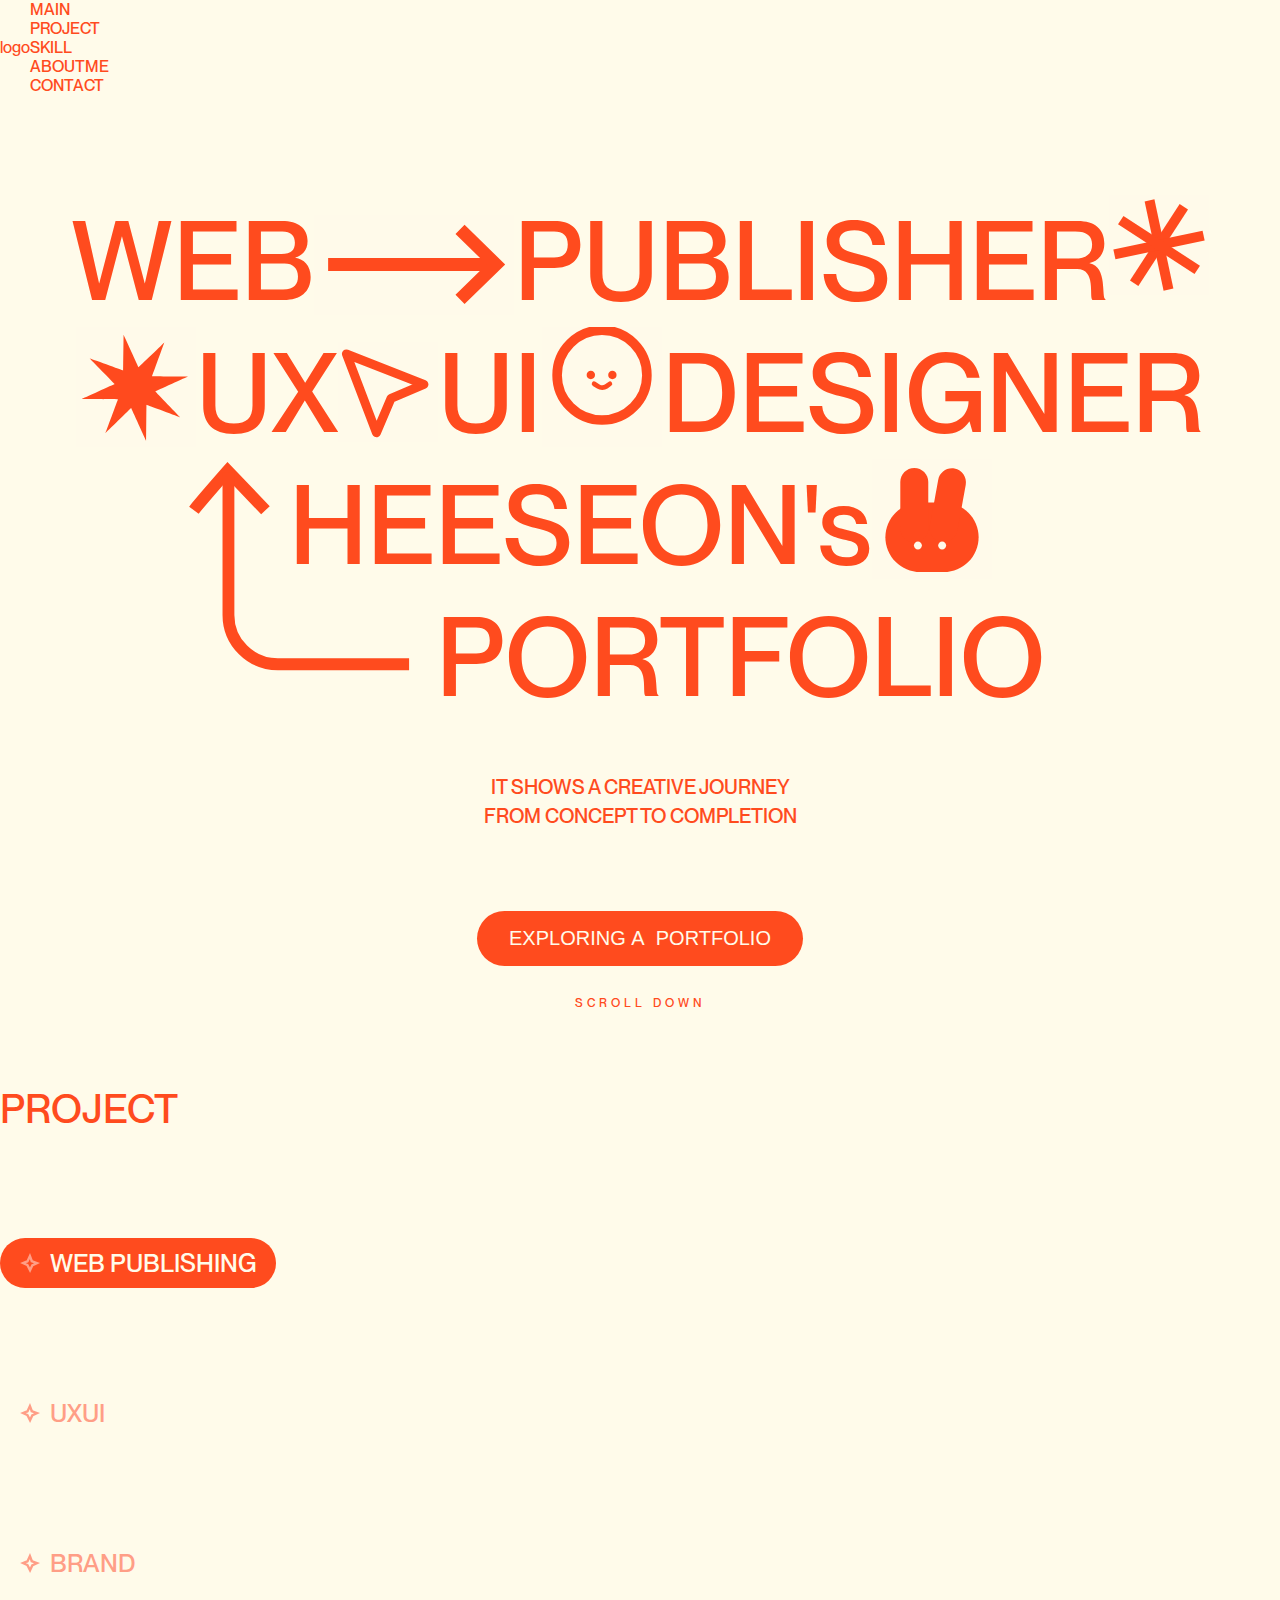
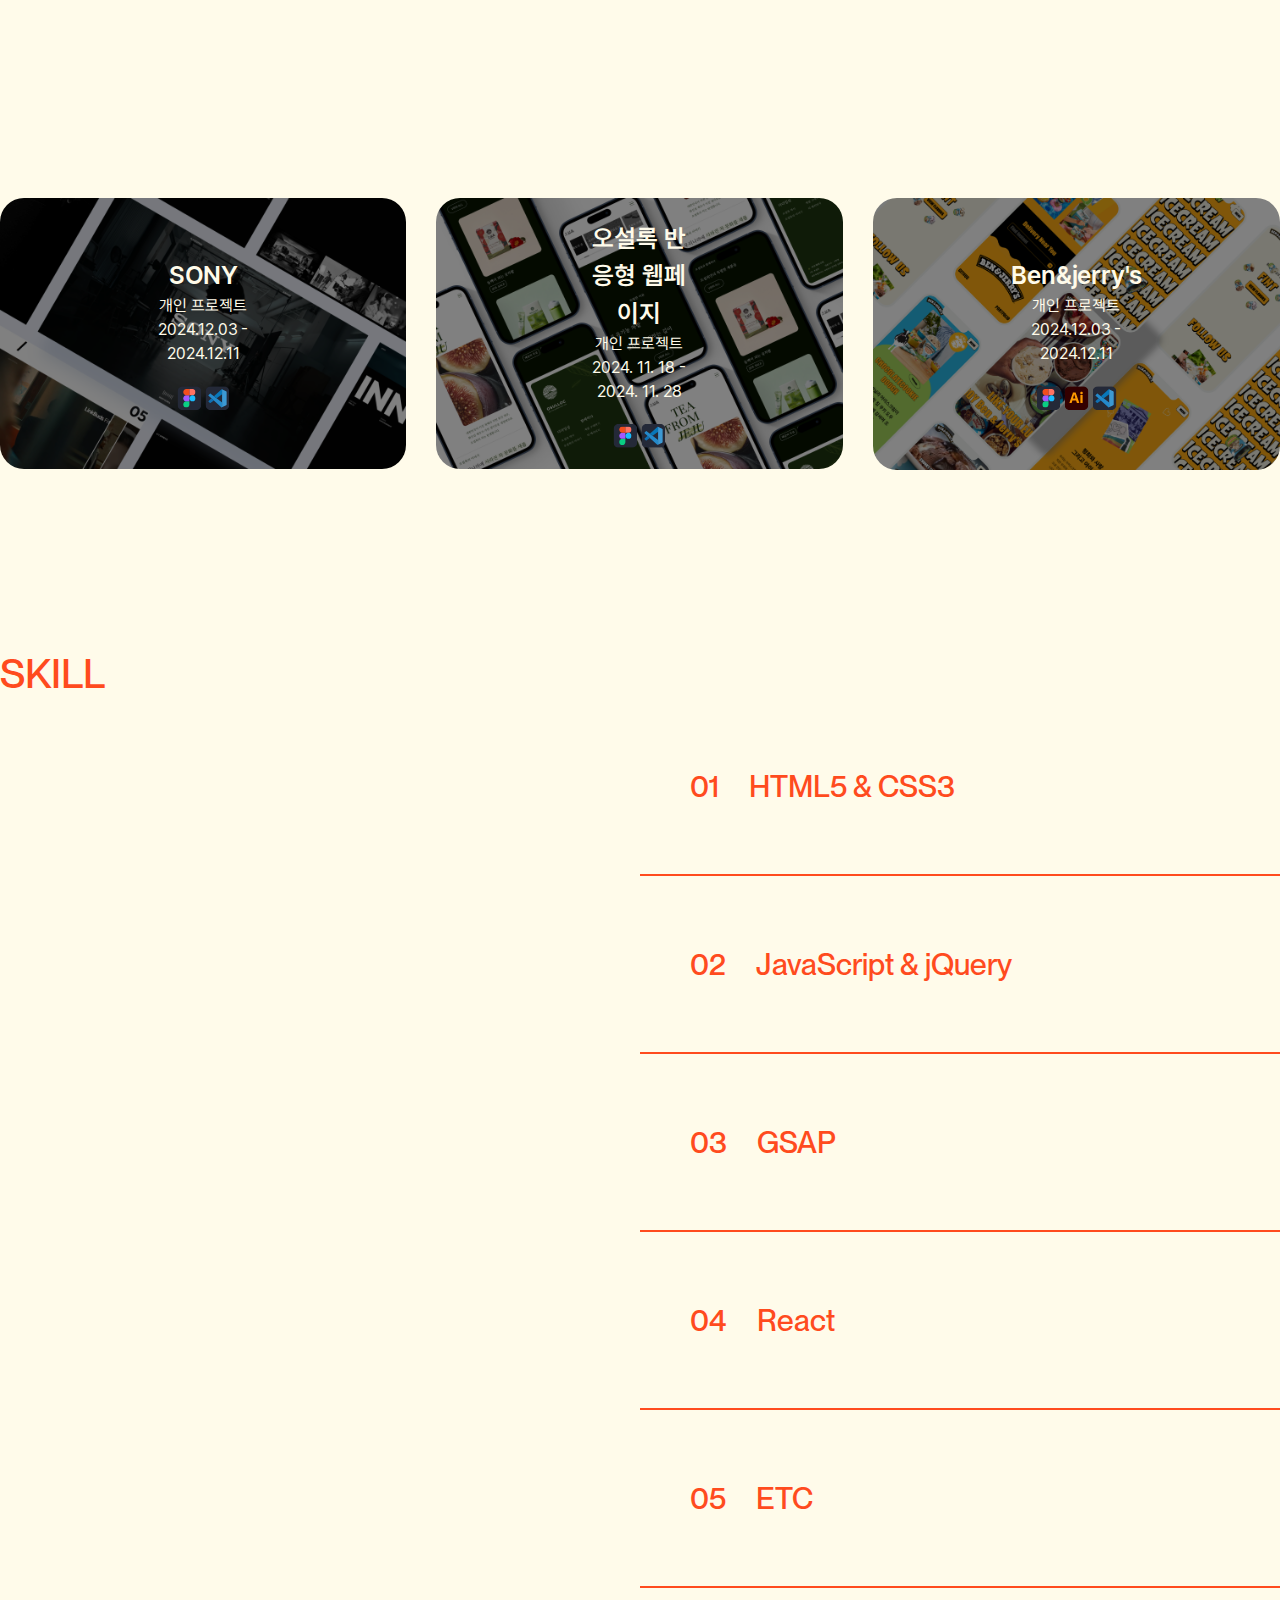
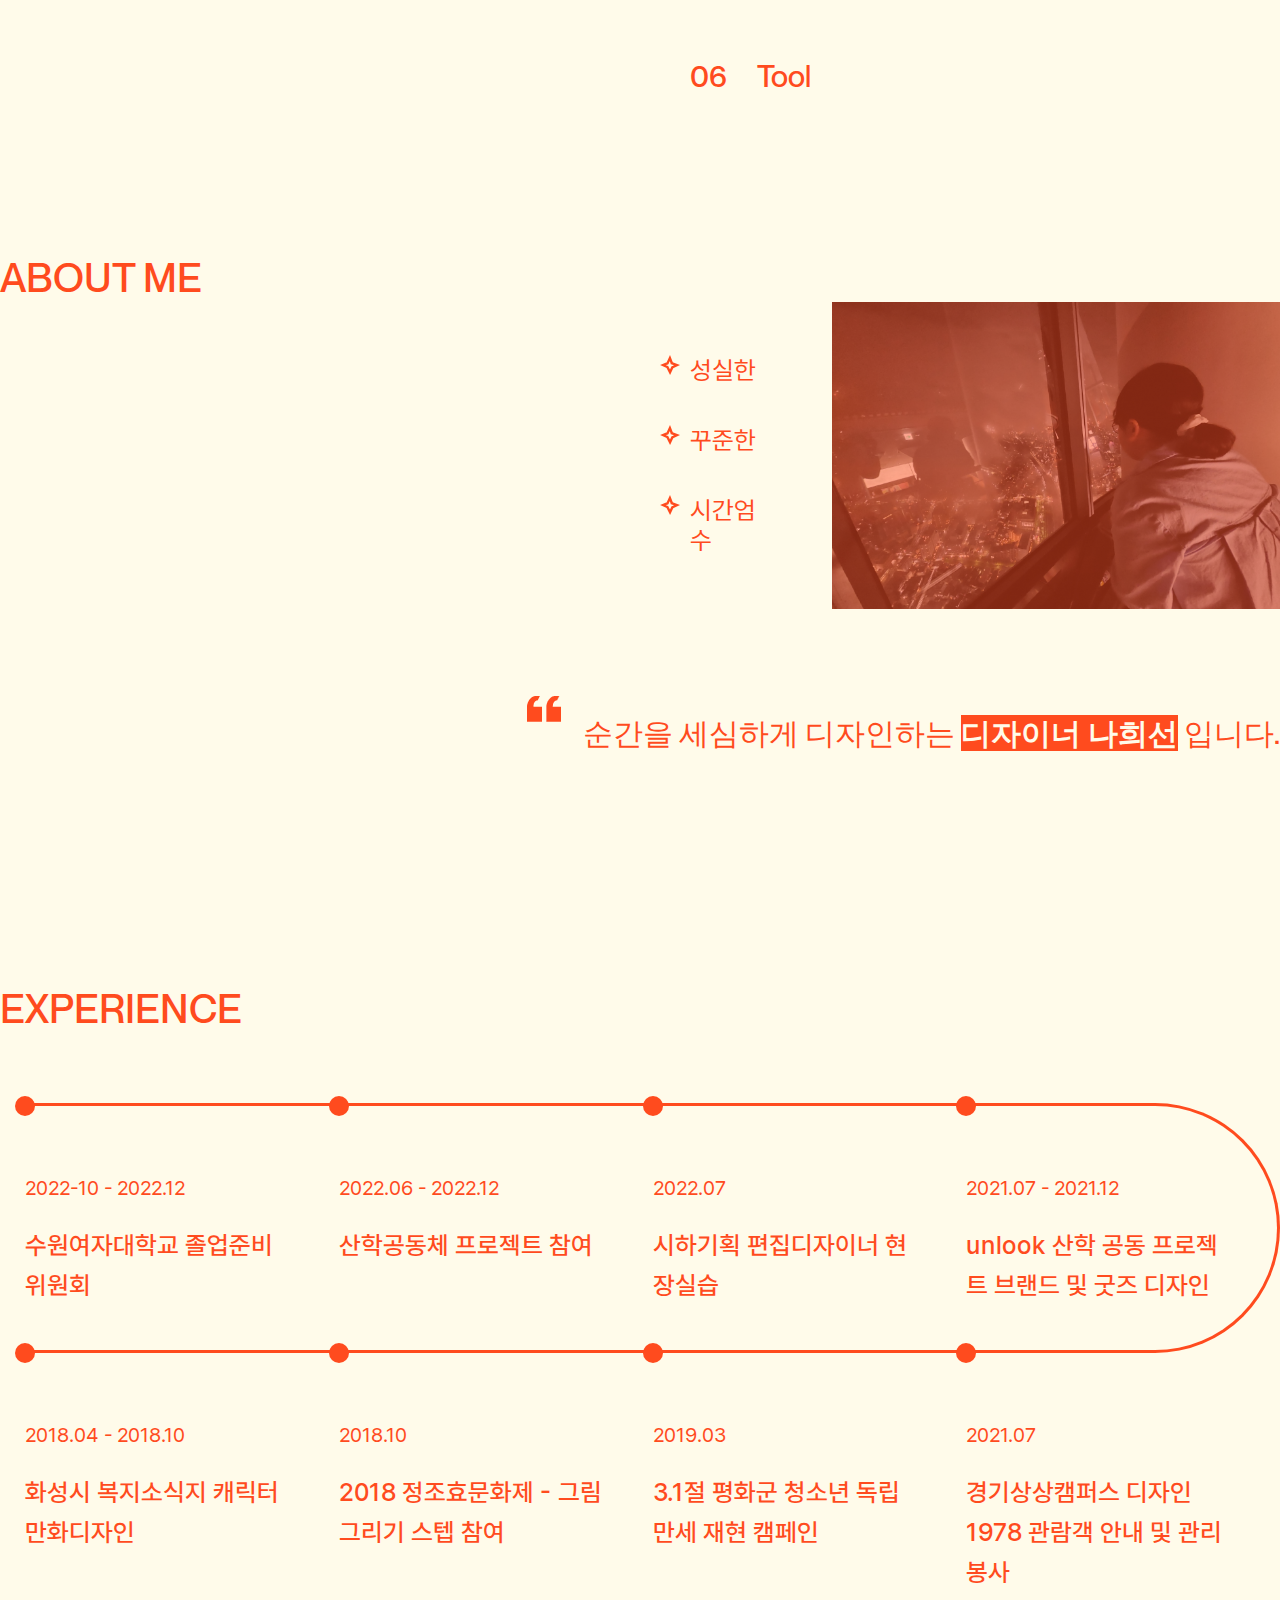
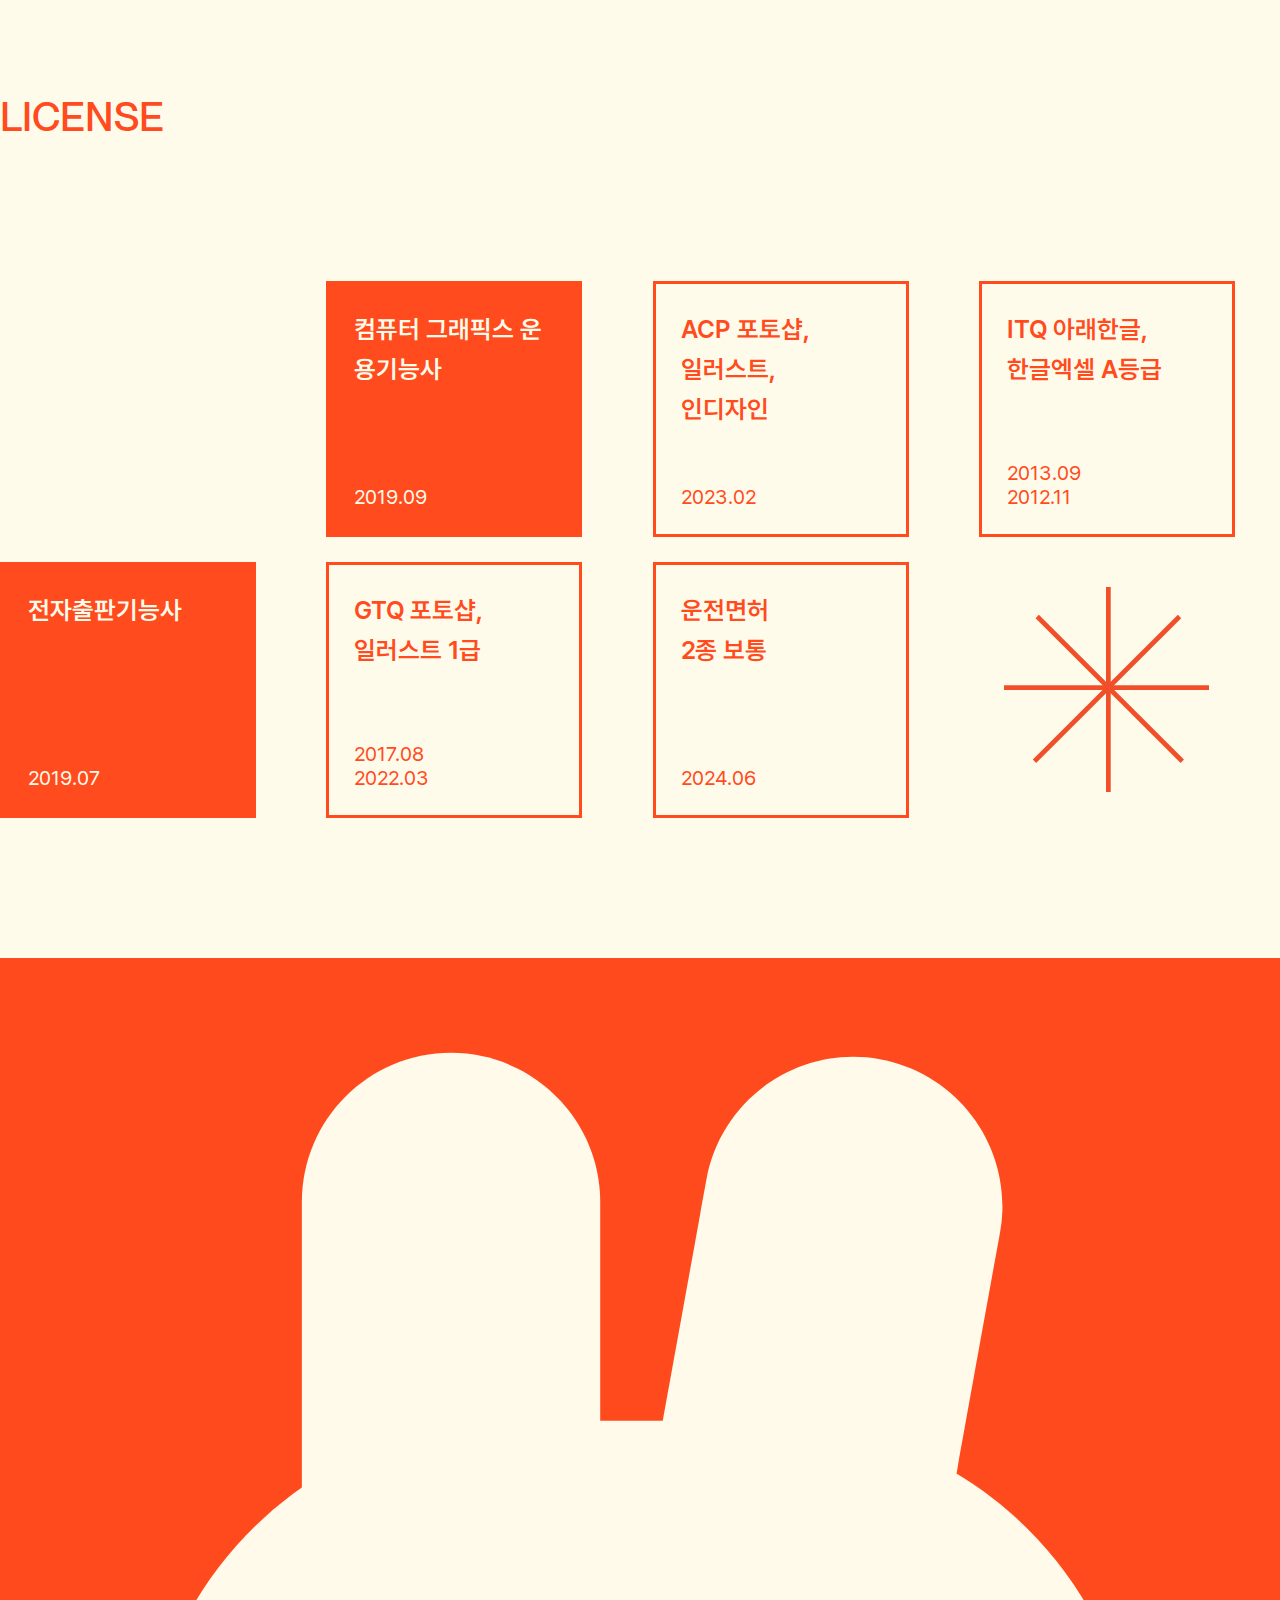
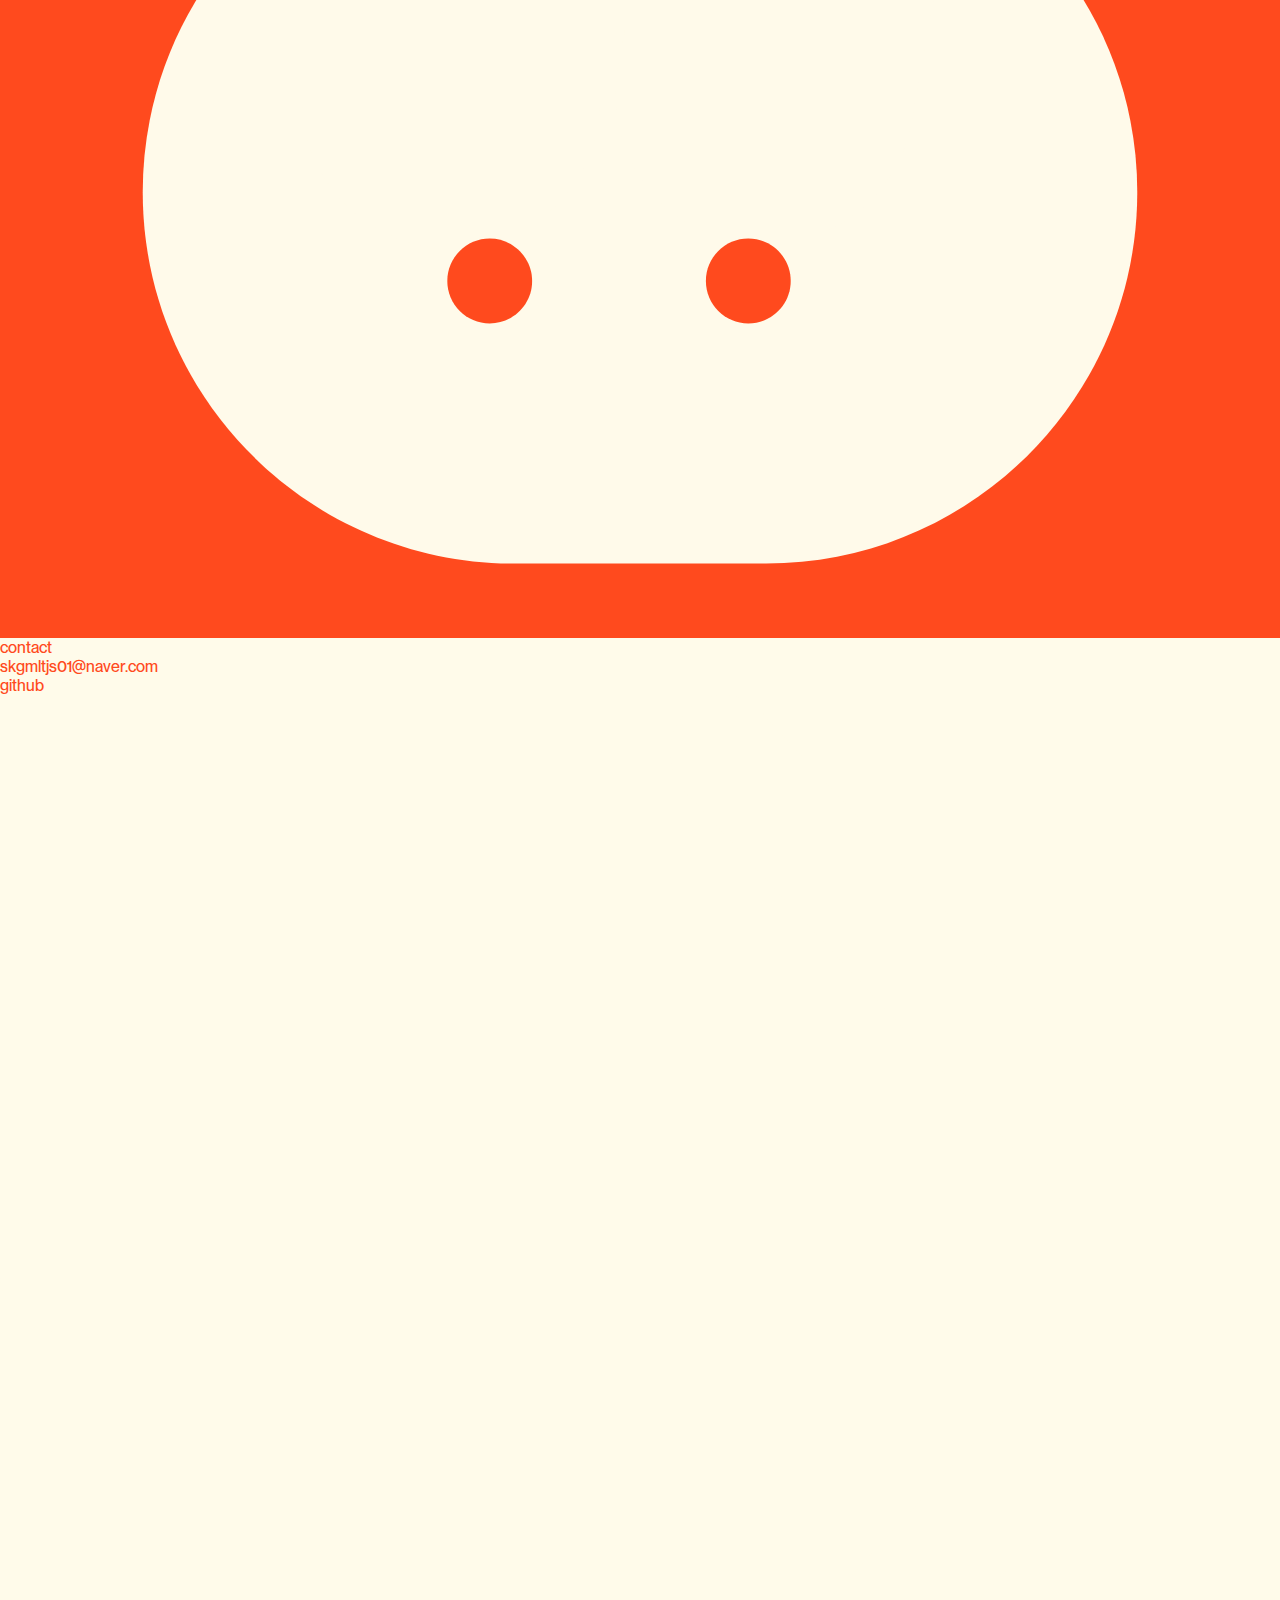
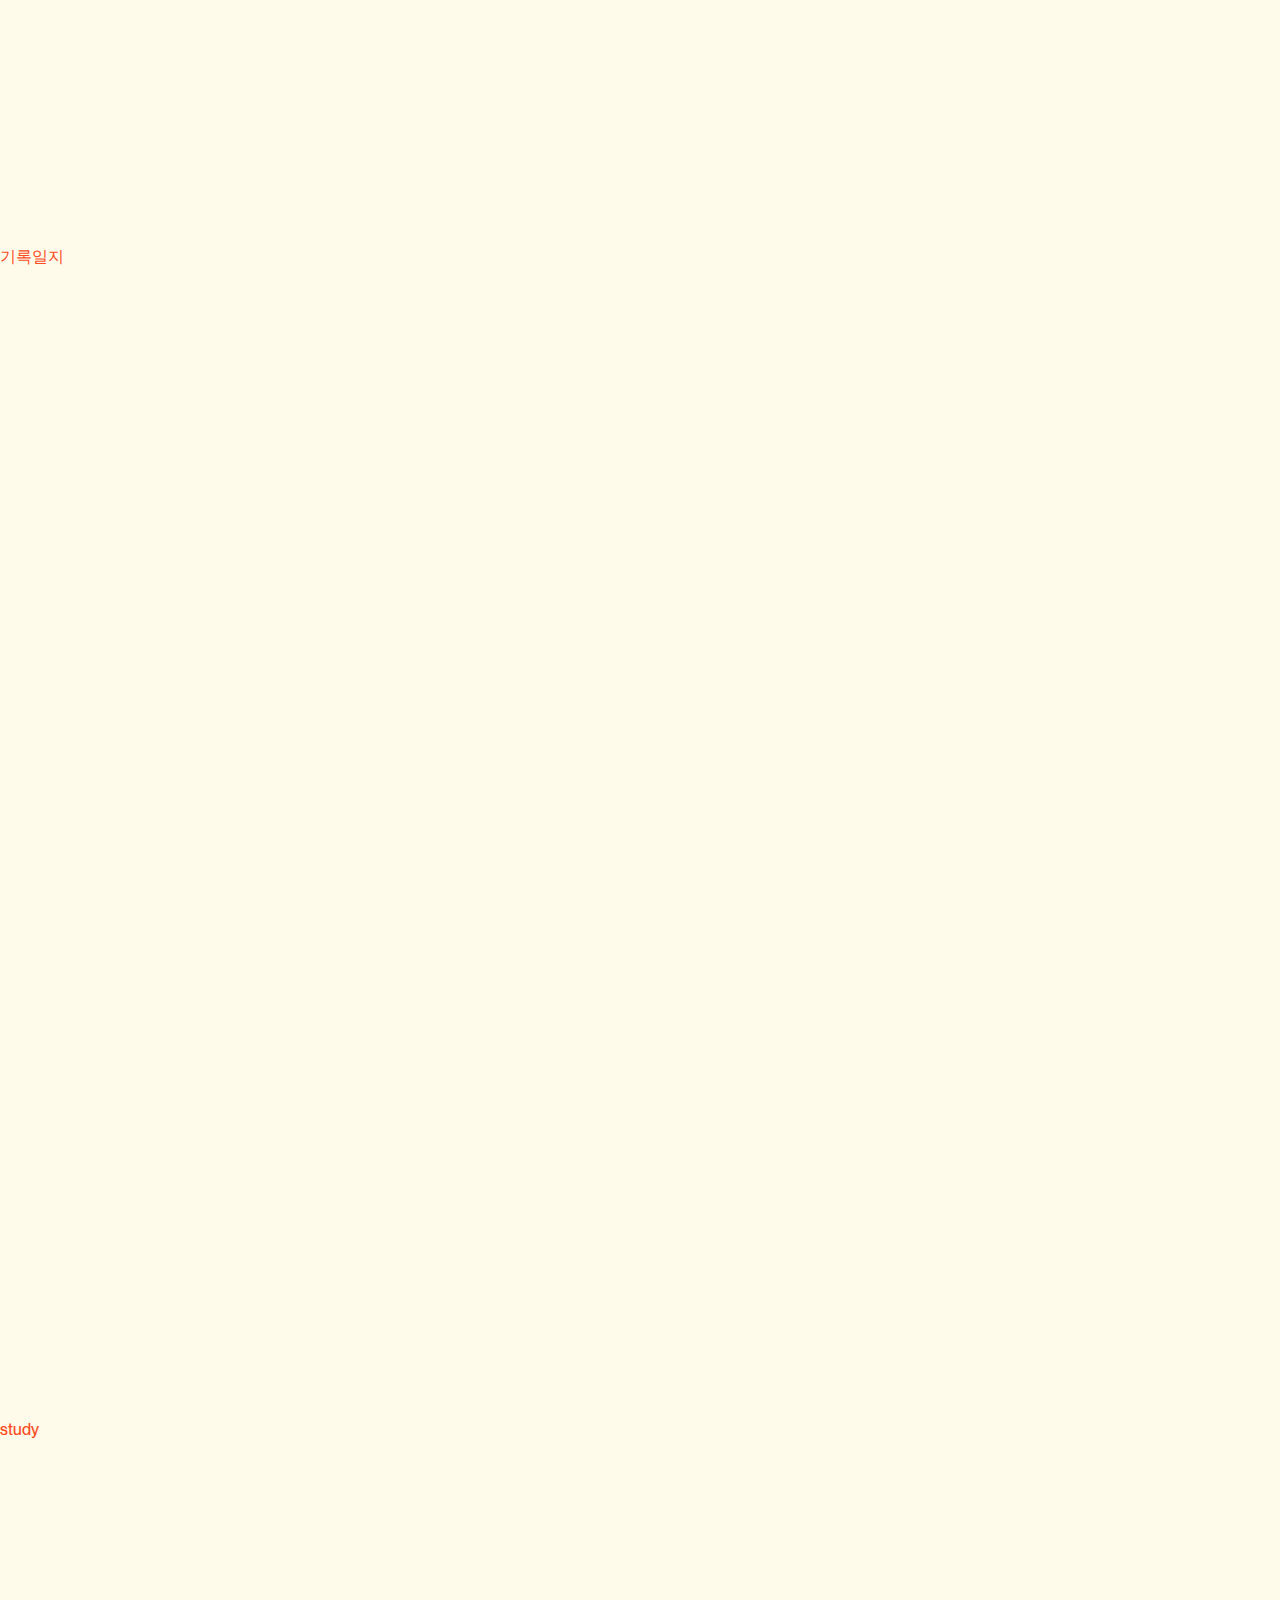
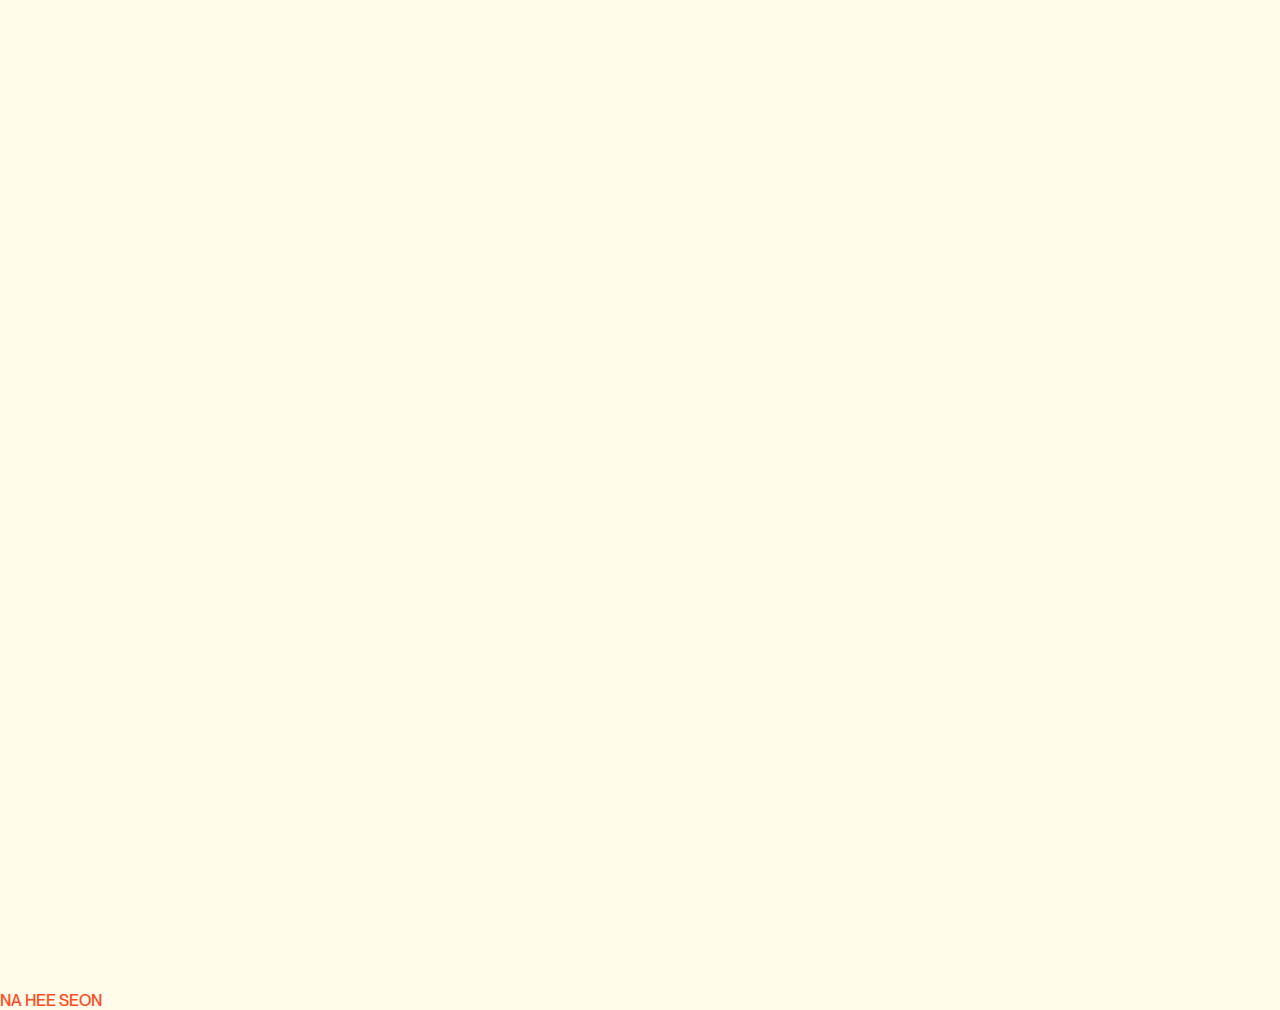
<file: index.html>
<!DOCTYPE html>
<html lang="ko">

<head>
  <meta charset="UTF-8">
  <meta name="viewport" content="width=device-width,initial-scale=1,minimum-scale=1,maximum-scale=1,user-scalable=no">
  <title>Portfolio</title>

  <!--======== favicon ========-->
  <link rel="icon" type="image/png" href="./images/favicon/android-icon-48x48.png" sizes="48x48">
  <link rel="icon" type="image/svg+xml" href="./images/favicon/favicon.svg">
  <link rel="shortcut icon" href="./images/favicon/favicon.ico">
  <link rel="manifest" href="./images/favicon/site.webmanifest">

  <!--======== og ========-->
  <meta name="Heeseon's portfolio" content="순간을 세심하게 디자인하는 디자이너 나희선의 포트폴리오입니다.">
  <meta property="og:title" content="Heeseon's portfolio">
  <meta property="og:type" content="website">
  <meta property="og:image" content="https://heeseon1215.github.io/portfolio/images/cover.png">
  <meta property="og:url" content="https://heeseon1215.github.io/portfolio/">
  <meta property="og:description" content="순간을 세심하게 디자인하는 디자이너 나희선의 포트폴리오입니다.">


  <!--======== reset.css ========-->
  <link rel="stylesheet" href="./assets/styles/reset.min.css">

  <!--======== global style ========-->
  <link rel="stylesheet" href="./assets/styles/common.css">

  <!--======== layout: header, footer style ========-->
  <link rel="stylesheet" href="./assets/styles/layout.css">



  <!--======== layout: index style / mq ========-->
  <link rel="stylesheet" href="./assets/styles/animation.css">
  <link rel="stylesheet" href="./index.css">
  <link rel="stylesheet" href="./indexmq.css">



  <!--======== js ========-->
  <script src="./assets/scripts/jquery-3.7.1.min.js"></script>
  <script src="./assets/scripts/lottie.min.js"></script>
  <script src="./assets/scripts/gsap.min.js"></script>
  <script src="./assets/scripts/ScrollTrigger.min.js"></script>
  <script defer src="./assets/scripts/global.js"></script>

  <script defer src="./index.js"></script>


</head>


<body>
  <!--======== header ========-->
  <header class="padding-basic  flex-container">
    <a href="./index.html">
      <h1 class="main-logo ">logo</h1>
    </a>

    <!-- menu -->
    <nav>
      <ul class="gnb">
        <li><a href="#main"> MAIN </a></li>
        <li><a href="#project"> PROJECT </a></li>
        <li><a href="#skill"> SKILL </a></li>
        <li><a href="#aboutme"> ABOUTME </a></li>
        <li><a href="#contact"> CONTACT </a></li>
      </ul>

    </nav>

    <!-- menu- icon -->
    <div class="gnb-btn grid-wrapper">
      <span class="line line-1"></span>
      <span class="line line-2"></span>
      <span class="line line-3"></span>
    </div>

  </header>

  <!--======== main ========-->
  <div class="main-introduce">
    <div class="main-introduce-txt">
      <div class="main-introduce-txt-wrapper flex-container" cursor-class="link1">

        <!-- WEB PUBLISHER -->
        <div class="main-introduce-web-wrapper flex-container content">
          <h2 class="main-introduce-web flex-container">
            WEB<span id="arrow" class="main_introduce_arrow"></span>
          </h2>
          <h2 class="main-introduce-publisher flex-container">
            PUBLISHER <span id="shinigLine" class="main-introduce-shining-line"></span>
          </h2>
        </div>

        <!-- UI UX DESIGNER -->
        <h2 class="main-introduce-uiux flex-container content2 ">
          <span id="shinig" class="main_introduce-shining"></span>UX<span id="mouse"
            class="main-introduce-mouse"></span>
          UI<span id="emotion" class="main-introduce-emotion"></span>
        </h2>
        <h2 class="main-introduce-designer content2">
          DESIGNER
        </h2>

        <!-- HEESEON's -->
        <h2 class="main-introduce-name flex-container content3">
          HEESEON's<span id="rabbit" class="main-introduce-rabbit"></span>
        </h2>

        <!-- PORTFOLIO -->
        <h2 class="main-introduce-portfolio content4">
          <img class="main-introduce-bigarrow" src="./images/arrow_big.svg" alt="big-arrow"> PORTFOLIO
        </h2>
      </div>
      <h3 class="main-introduce-intro content5">
        IT SHOWS A CREATIVE JOURNEY
        <br> FROM CONCEPT TO COMPLETION
      </h3>

      <div class="main-introduce-exploring button-list content6 " cursor-class="link1">
        <button>Exploring&nbsp;a&nbsp; portfolio</button>
      </div>

      <p class="main-scroll content6">
        SCROLL DOWN
      </p>
    </div>
  </div>


  <!--==== main-project ====-->
  <section class="project padding-basic" id="project">
    <h2 class="main-title"> PROJECT </h2>

    <!--== 프로젝트 리스트 ==-->
    <ul class="project-list">
      <!-- web-pub -->
      <li class="active"> <img src="./images/detail-shi.svg" alt="shi" id="shisvg"> WEB&nbsp;PUBLISHING </li> 
      <!-- uxui -->
      <li> <img src="./images/detail-shi.svg" alt="shi" id="shisvg">UXUI</li>
      <!-- brand -->
      <li> <img src="./images/detail-shi.svg" alt="shi" id="shisvg"> BRAND</li>
    </ul>

    <div class="project-wrapper ">

      <!-- WEB PUBLISHING-->
      <ul class="webpub flex-container active">
        
        <!-- 자바활용페이지 -->
        <li>
          <a href="https://heeseon1215.github.io/portfolio/SONY/detail">
            <section class="pr">
              <div class="pr-info pr1">
                <div class="list-logo "></div>
                <h3 class="pr-name">SONY</h3>
                <p>개인 프로젝트
                  <br>2024.12.03 - 2024.12.11
                </p>
                <img src="./images/skill-icons_figma.svg" alt="figma">
                <img src="./images/skill-icons_vs.svg" alt="vscode">
              </div>
              <img src="./images/sony_bg.png" alt="소니 웹사이트" class="pr-img">
            </section>
          </a>
        </li>

        <!-- 반응형 -->
        <li>
          <a href="https://heeseon1215.github.io/portfolio/Osulloc/detail">
            <section class="pr">
              <div class="pr-info pr2">
                <div class="list-logo "></div>
                <h3 class="pr-name">오설록 반응형 웹페이지</h3>
                <p> 개인 프로젝트
                  <br> 2024. 11. 18 - 2024. 11. 28
                </p>
                <div class="pr-skill">
                  <img src="./images/skill-icons_figma.svg" alt="figma">
                  <img src="./images/skill-icons_vs.svg" alt="vscode">
                </div>
              </div>
              <img src="./images/osulloc_bg.png" alt="오설록 반응형 웹페이지" class="pr-img">
            </section>
          </a>

        </li>

        <!-- 리액트 -->
        <li>
          <a href="https://heeseon1215.github.io/portfolio/BenandJerrys/detail">
            <section class="pr">
              <div class="pr-info pr2">
                <div class="list-logo "></div>
                <h3 class="pr-name">Ben&jerry's</h3>
                <p>개인 프로젝트
                  <br>2024.12.03 - 2024.12.11
                </p>
                <img src="./images/skill-icons_figma.svg" alt="figma">
                <img src="./images/skill-icons_illust.svg" alt="illustrator">
                <img src="./images/skill-icons_vs.svg" alt="vscode">
              </div>
              <img src="./images/benandjerrys_bg.png" alt="여성생리달력" class="pr-img">
            </section>
          </a>
        </li>
      </ul>


      <!--== UXUI ==-->
      <ul class="webpub flex-container">
        <!-- 내캘린더 -->
        <li>
          <a href="https://heeseon1215.github.io/portfolio/Mycalender/detail">
            <section class="pr">
              <div class="pr-info pr1">
                <div class="list-logo "></div>
                <h3 class="pr-name">내캘린더</h3>
                <p>팀 프로젝트
                  <br>2024.12.03 - 2024.12.11
                </p>
                <img src="./images/skill-icons_figma.svg" alt="figma">
                <img src="./images/skill-icons_illust.svg" alt="illust">
              </div>
              <img src="./images/mycalender_bg.png" alt="여성생리달력" class="pr-img">
            </section>
          </a>
        </li>

        <!-- 부모로와 -->
        <li>
          <a href="https://heeseon1215.github.io/portfolio/Parents/detail">
          <section class="pr">
            <div class="pr-info pr2">
              <div class="list-logo "></div>
              <h3 class="pr-name">부모로와</h3>
              <p> 개인 프로젝트
                <br> 2022. 08. 30 - 2022. 12. 16
              </p>
              <div class="pr-skill">
                <img src="./images/skill-icons_photoshop.svg" alt="photoshop">
                <img src="./images/skill-icons_figma.svg" alt="figma">
                <img src="./images/skill-icons_illust.svg" alt="illust">
              </div>
            </div>
            <img src="./images/grandparent_bg.png" alt="부모로와" class="pr-img">
          </section>
          </a>
        </li>

        <!-- 런모션 -->
        <li>
          <a href="https://heeseon1215.github.io/portfolio/Runmotion/detail">
          <section class="pr">
            <div class="pr-info pr2">
              <div class="list-logo "></div>
              <h3 class="pr-name">런모션</h3>
              <p>개인 프로젝트
                <br>2023.03.11 - 2023.06.30
              </p>
              <img src="./images/skill-icons_figma.svg" alt="figma">
            </div>
            <img src="./images/runmotion_bg.jpg" alt="런모션" class="pr-img">
          </section>
        </a>
        </li>
      </ul>
      <!-- BRAND -->
      <ul class="webpub flex-container">
        <!-- 플플플 -->
        <li>
          <!-- <a href="https://heeseon1215.github.io/portfolio/Flower/detail"> -->
          <section class="pr">
            <div class="pr-info pr1">
              <div class="list-logo "></div>
              <h3 class="pr-name">플플플</h3>
              <p>팀 프로젝트
                <br>2022.03.11 - 2022.06.28
              </p>
              <img src="./images/skill-icons_figma.svg" alt="figma">
              <img src="./images/skill-icons_illust.svg" alt="illust">
              <img src="./images/skill-icons_photoshop.svg" alt="photoshop">
              <img src="./images/skill-icons_clip.svg" alt="clipstudio">
              <img src="./images/skill-icons_indesign.svg" alt="indesign">
            </div>
            <img src="./images/fff_bg.png" alt="플플플" class="pr-img">
          </section>
          <!-- </a> -->
        </li>

        <!--== 지구사용공부방 ==-->
        <li>
          <!-- <a href="https://heeseon1215.github.io/portfolio/Earth/detail"> -->
          <section class="pr">
            <div class="pr-info pr2">
              <div class="list-logo "></div>
              <h3 class="pr-name">지구사용공부방</h3>
              <p> 팀 프로젝트
                <br> 2022. 08. 30 - 2022. 12. 06
              </p>
              <div class="pr-skill">
                <img src="./images/skill-icons_photoshop.svg" alt="photoshop">
                <img src="./images/skill-icons_illust.svg" alt="illust">
                <img src="./images/skill-icons_indesign.svg" alt="indesign">
              </div>
            </div>
            <img src="./images/earth_bg.png" alt="지구사용공부방" class="pr-img">
          </section>
        <!-- </a> -->
        </li>

        <!-- 집밥콕콕 -->
        <li>
          <!-- <a href="https://heeseon1215.github.io/portfolio/Eat/detail"> -->
            <section class="pr">
              <div class="pr-info pr2">
                <div class="list-logo "></div>
                <h3 class="pr-name">집밥콕콕</h3>
                <p>팀 프로젝트
                  <br>2023.03.21 - 2023.06.14
                </p>
                <img src="./images/skill-icons_illust.svg" alt="illust">
                <img src="./images/skill-icons_clip.svg" alt="clipstudio">
                <img src="./images/skill-icons_indesign.svg" alt="indesign">
              </div>
              <img src="./images/eat_bg.png" alt="집밥콕콕" class="pr-img">
            </section>
          <!-- </a> -->
        </li>
      </ul>
    </div>
  </section>





  <!--==== main-skill ====-->
  <section class="skill padding-basic" id="skill">
    <h2 class="main-title"> SKILL </h2>

    <!-- 아코디언 메뉴 -->
    <ul class="skill-list">
      <!-- 01 > HTML5 & CSS3 -->
      <li class="sk-list">
        <a href="#" class="flex-container ">
          <strong>01</strong>HTML5 & CSS3<div class="shininglist"></div>
        </a>
        <!-- HTML5 & CSS3 안의 내용 -->
        <ul class="hide">
          <li>웹 접근성을 고려한 시맨틱 마크업</li>
          <li>미디어쿼리를 이용한 반응형 웹</li>
          <li>css를 이용한 스타일의 다양한 활용</li>
          <li>scss</li>
        </ul>
      </li>

      <!-- 02> JavaScript & jQuery -->
      <li class="sk-list">
        <a href="#" class="flex-container">
          <strong>02</strong>JavaScript & jQuery<div class="shininglist"></div>
        </a>
        <!-- JavaScript & jQuery 안의 내용 -->
        <ul class="hide">
          <li>ES6+ 문법</li>
          <li>DOM, BOM</li>
          <li>변수 및 함수의 유효 범위, 호이스팅, event.target 등의 실행 컨텍스트 이해</li>
          <li>효율적인 웹페이지 동작을 위한 비동기 처리 이해 및 활용</li>
          <li>- 비동기 함수(setTimeout, setInterval 등) 실행 순서 관리를 위한 이벤트 루프의 이해</li>
          <li>- 비동기 통신 AJAX 활용 : $.ajax(), fetch, async/await를 이용한 데이터 처리 및 통신 구현 및 작업의 효율성 향상(오류 처리 및 디버깅, 코드의 가독성)
          </li>
        </ul>
      </li>

      <!-- 03 > GSAP -->
      <li class="sk-list">
        <a href="#" class="flex-container">
          <strong>03</strong>
          <span class="skill-title"> GSAP </span>
          <div class="shininglist"></div>
        </a>
      </li>


      <!-- React -->
      <li class="sk-list">
        <a href="#" class="flex-container">
          <strong>04</strong> React <div class="shininglist"></div>
        </a>
        <!-- React 안의 내용 -->
        <ul class="hide">
          <li>css-modules, Styled-Component, Bootstrap</li>
        </ul>
      </li>
      <!-- ETC -->
      <li class="sk-list">
        <a href="#" class="flex-container">
          <strong>05</strong> ETC <div class="shininglist"></div>
        </a>
        <!-- ETC안의 내용 -->
        <ul class="hide">
          <li>UI 디자인, Lottie Animation</li>
        </ul>
      </li>

      <!-- Tool  -->
      <li class="sk-list">
        <a href="#" class="flex-container">
          <strong>06</strong> Tool <div class="shininglist"></div>
        </a>
        <!-- Tool 안의 내용 -->
        <ul class="hide">
          <li>Git, Github</li>
          <li>Figma - 프로토타입 제작</li>
          <li>photoshop & illustrator & indesign</li>
          <li>AfterEffects & Premiere Pro</li>
          <li>Cinema4D </li>
        </ul>
      </li>
    </ul>
  </section>

  <!--==== main-aboutme ====-->
  <section class="aboutme padding-basic flex-containe" id="aboutme">
    <h2 class="main-title"> ABOUT ME </h2>

    <div class="me-wrapper flex-container">
      <ul class="me-list">
        <li><img src="./images/detail-shi -03.svg" alt="shi" id="shisvg">성실한</li>
        <li><img src="./images/detail-shi -03.svg" alt="shi" id="shisvg">꾸준한</li>
        <li><img src="./images/detail-shi -03.svg" alt="shi" id="shisvg">시간엄수</li>
      </ul>
      <img src="./images/aboutme.png" alt="me">
    </div>
    <p class="me-info">
      순간을 세심하게 디자인하는 <strong>디자이너 나희선</strong> 입니다.
    </p>
  </section>

  <!--==== main-experience ====-->
  <section class="experience padding-basic">
    <h2 class="main-title"> EXPERIENCE </h2>
    <ul class="experience-list grid-container">
      <li>
        <p>2022-10 - 2022.12</p> <strong>수원여자대학교 졸업준비위원회</strong>
      </li>
      <li>
        <p>2022.06 - 2022.12</p> <strong>산학공동체 프로젝트 참여</strong>
      </li>
      <li>
        <p>2022.07</p> <strong>시하기획 편집디자이너 현장실습</strong>
      </li>
      <li>
        <p>2021.07 - 2021.12</p> <strong>unlook 산학 공동 프로젝트 브랜드 및 굿즈 디자인</strong>
      </li>
      <li>
        <p>2021.07</p> <strong>경기상상캠퍼스 디자인 1978 관람객 안내 및 관리 봉사</strong>
      </li>
      <li>
        <p>2019.03</p> <strong>3.1절 평화군 청소년 독립만세 재현 캠페인</strong>
      </li>
      <li>
        <p>2018.10</p> <strong>2018 정조효문화제 - 그림그리기 스텝 참여</strong>
      </li>
      <li>
        <p>2018.04 - 2018.10</p><strong>화성시 복지소식지 캐릭터 만화디자인</strong>
      </li>
    </ul>
  </section>

  <!--==== main-license ====-->
  <section class="license padding-basic">
    <h2 class="main-title"> LICENSE </h2>

    <ul class="main-license-list grid-container">
      <li><strong>컴퓨터 그래픽스 운용기능사</strong>
        <p>2019.09</p>
      </li>
      <li><strong>ACP 포토샵, <br>일러스트, <br>인디자인</strong>
        <p>2023.02</p>
      </li>
      <li><strong>ITQ 아래한글,<br>한글엑셀 A등급</strong>
        <p>2013.09<br>2012.11</p>
      </li>
      <li><strong>전자출판기능사</strong>
        <p>2019.07</p>
      </li>
      <li><strong>GTQ 포토샵,<br>일러스트 1급</strong>
        <p>2017.08<br>2022.03</p>
      </li>
      <li><strong>운전면허<br>2종 보통</strong>
        <p>2024.06</p>
      </li>
      <li>
        <div class="license-icon"></div>
      </li>
    </ul>
  </section>



  <!--======== footer ========-->
  <footer class="grid-container" id="contact">

    <div class="rabbit ">
      <a href="https://small-slug-1ef.notion.site/12358b8e394380f3b004f47d72bd5586?pvs=4" target="_blank"
        id="rabbit2"></a>
    </div>
    <div class="footer-info">
      <p>contact</p>
      <h3>skgmltjs01@naver.com</h3>
      <ul class="footer-info-list">
        <li><a href="https://github.com/Heeseon1215" target="_blank">github <img src="./images/arrow_next.svg"
              alt="화살표"></a></li>
        <li><a href="https://github.com/Heeseon1215/study" target="_blank">기록일지 <img src="./images/arrow_next.svg"
              alt="화살표"></a></li>
        <li><a href="https://small-slug-1ef.notion.site/STUDY-RECORD-12d58b8e39438079bce4d47de934e2ca"
            target="_blank">study <img src="./images/arrow_next.svg" alt="화살표"> </a></li>
      </ul>
    </div>
    <div class="footer-container">
      <p class="footer-name">NA HEE SEON</p>
    </div>
  </footer>


</body>

</html>
</file>
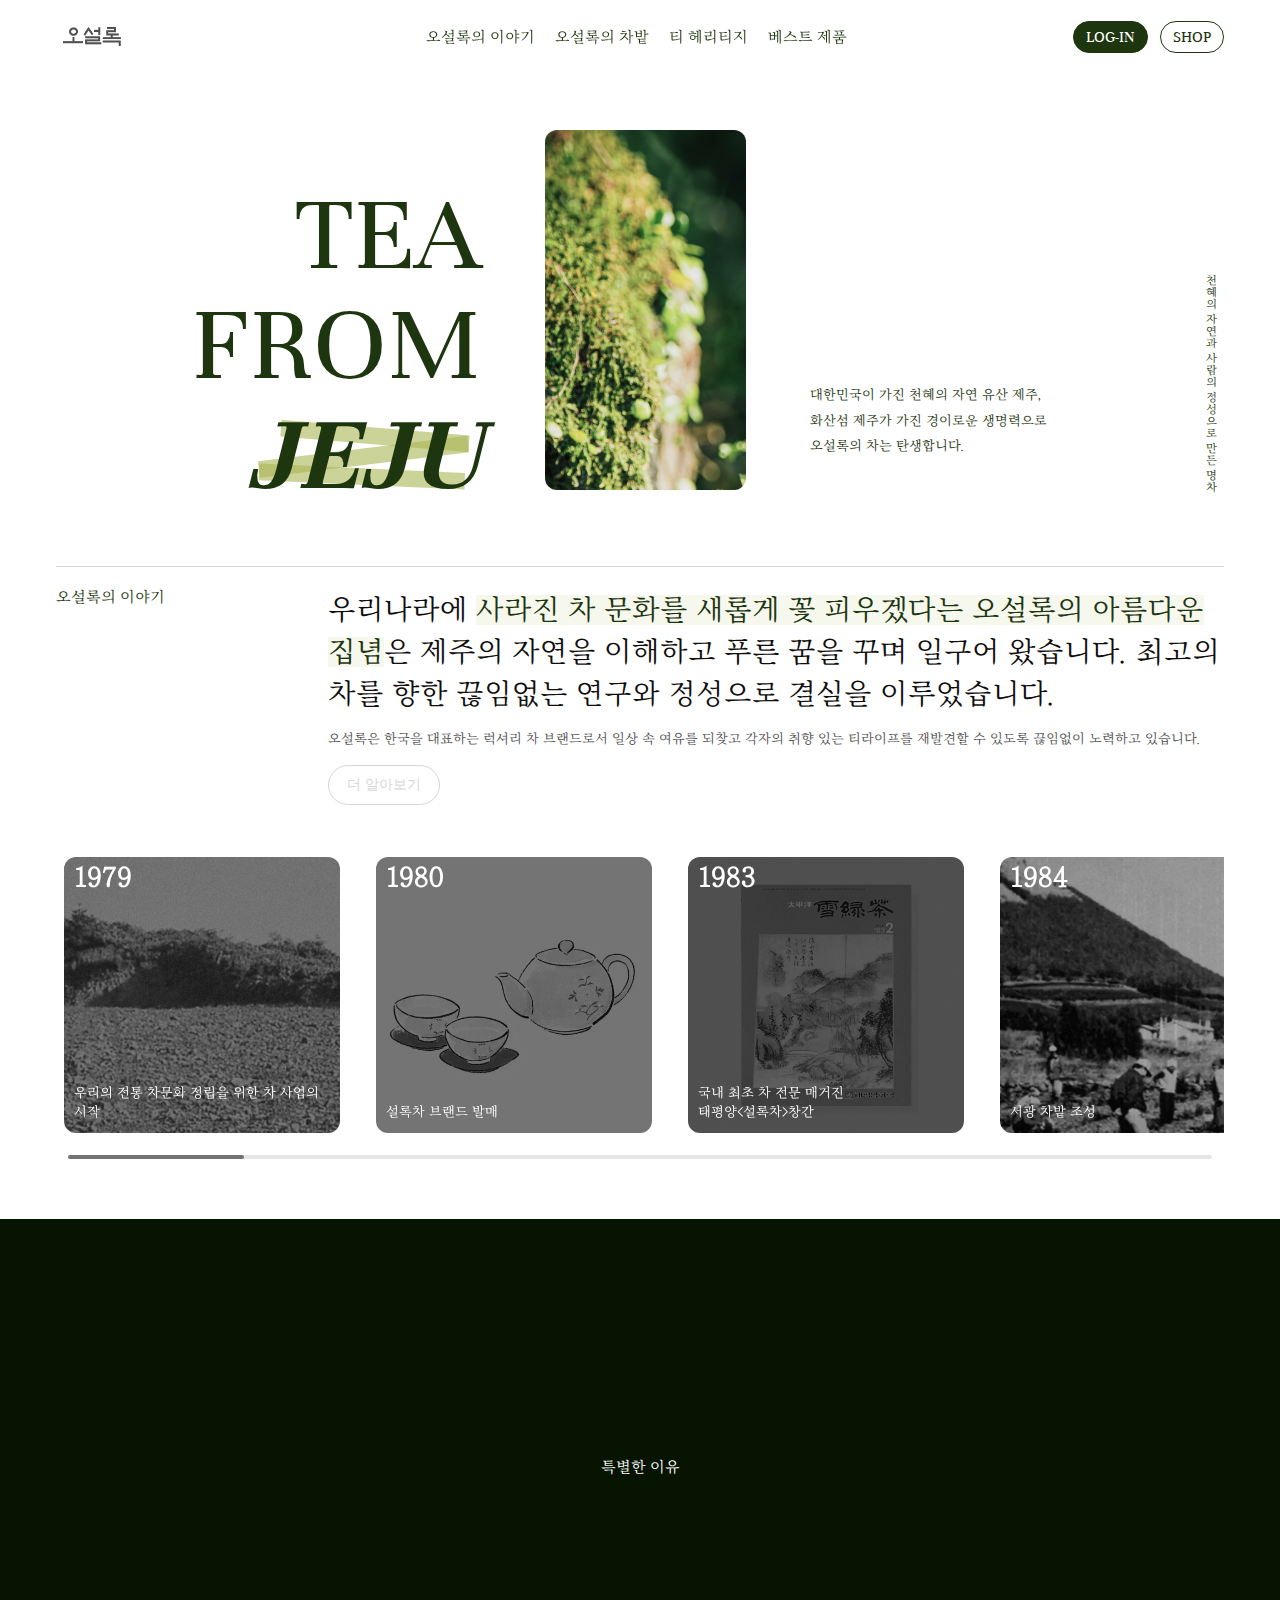
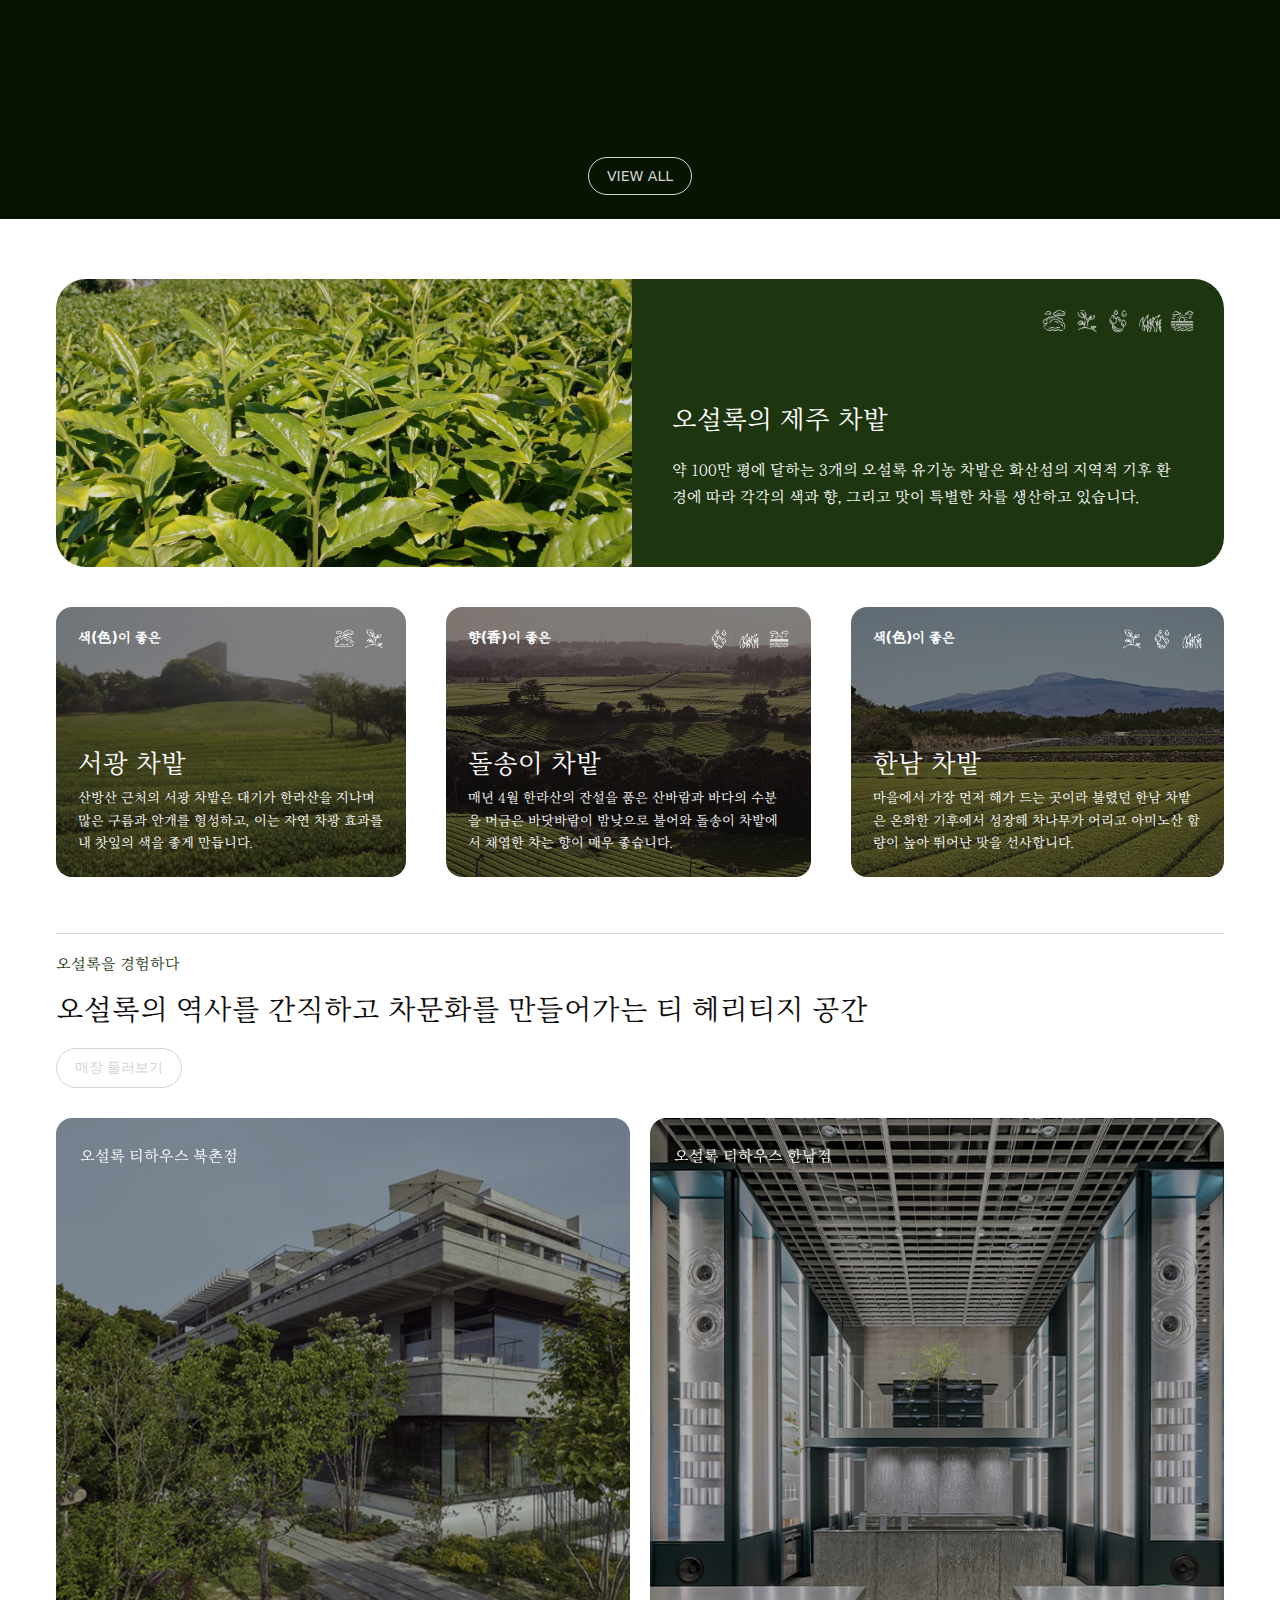
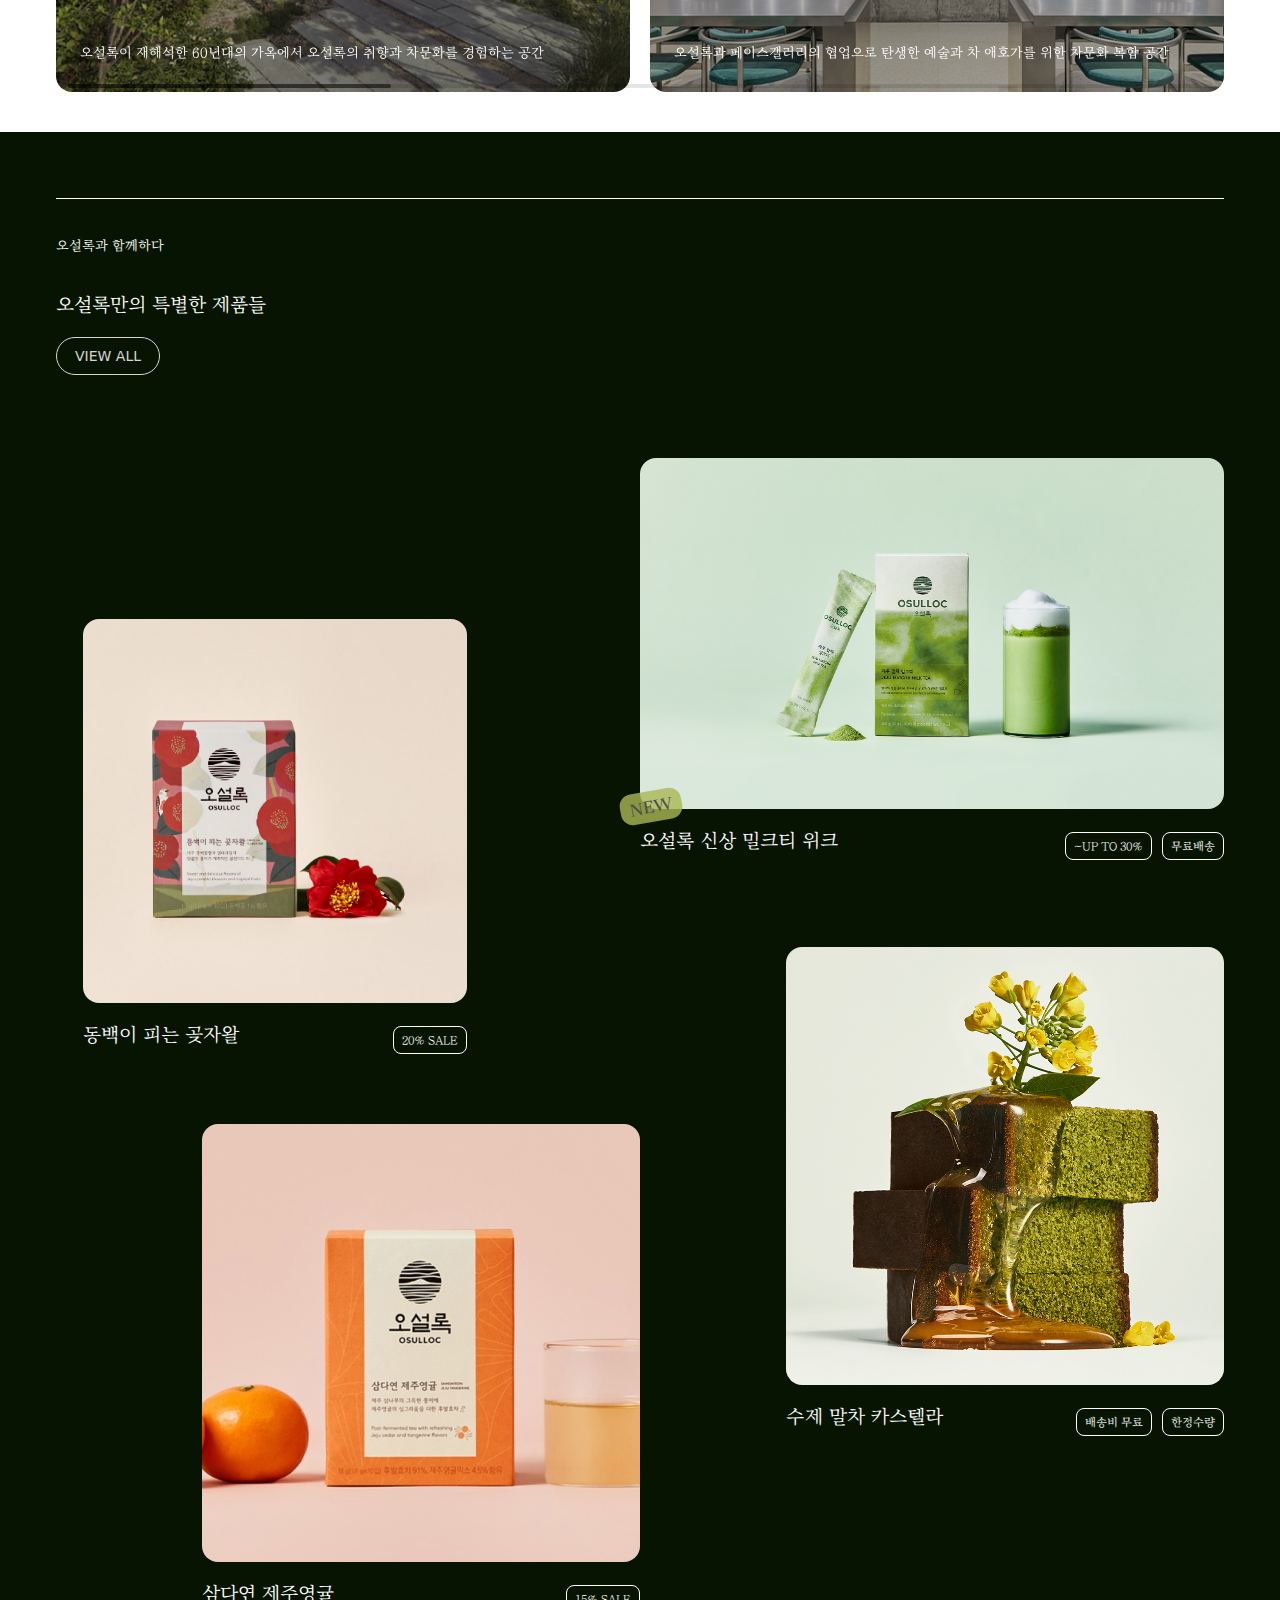
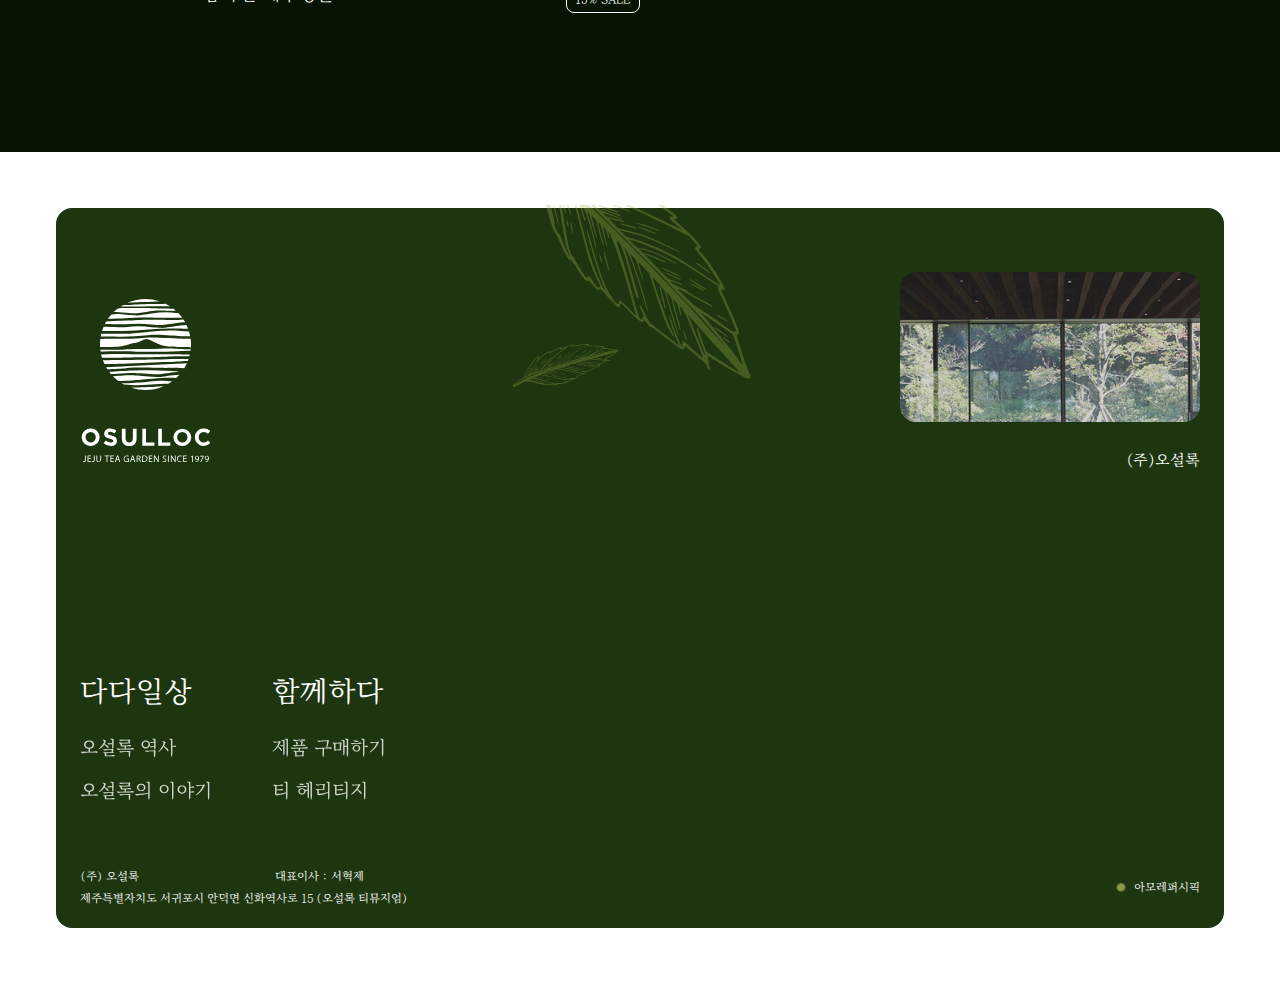
<file: Osulloc/index.html>
<!DOCTYPE html>
<html lang="ko">

<head>
  <meta charset="UTF-8">
  <meta name="viewport" content="width=device-width,initial-scale=1,minimum-scale=1,maximum-scale=1,user-scalable=no">
  <title>Osulloc</title>
  <!-- favicon -->
  <link rel="icon" type="image/png" href="./images/favicon/favicon-48x48.png" sizes="48x48">
  <link rel="icon" type="image/png" href="./images/favicon/favicon-96x96.png" sizes="96x96">
  <link rel="icon" type="image/svg+xml" href="./images/favicon/favicon.svg">
  <link rel="shortcut icon" href="./images/favicon/favicon.ico">
  <link rel="manifest" href="./images/favicon/site.webmanifest">

  <!-- open graphy -->
  <!-- title, desc -->
  <meta name="Osulloc" content="Osulloc 홈페이지 제작">
  <!-- og -->
  <meta property="og:title" content="Osulloc">
  <meta property="og:type" content="website">
  <meta property="og:image" content="https://heeseon1215.github.io/">
  <meta property="og:url" content="https://heeseon1215.github.io/Osulloc/">
  <meta property="og:description" content="천혜의 자연과 사람의 정성으로 만든 명차 오설록">

  <!-- style -->
  <link rel="stylesheet" href="../assets/styles/reset.min.css">
  <link rel="stylesheet" href="../assets/styles/swiper-bundle.min.css">
  <link rel="stylesheet" href="./index.css">
  <link rel="stylesheet" href="./indexmq.css">

  <!-- js -->
  <script src="../assets/scripts/jquery-3.7.1.min.js"></script>
  <script src="../assets/scripts/swiper-bundle.min.js"></script>
  <script defer src="./index.js"></script>
</head>

<body>

  <!-- header -->
  <header class="header flex-wrapper">
    <!-- 로고 -->
    <div class="main-logo">
      <a href="#">
        <h1 class="logo">오설록</h1>
      </a>
    </div>

    <!-- nav -->
    <nav class="menu flex-wrapper">
      <ul class="global-menu flex-wrapper">
        <li><a href="#osulloc-history">오설록의 이야기</a></li>
        <li><a href="#osulloc-teafield">오설록의 차밭</a></li>
        <li><a href="#osulloc-teahouse">티 헤리티지</a></li>
        <li><a href="#osulloc-together">베스트 제품<div class="down-icon"></div></a></li>
      </ul>

      <ul class="menu-login flex-wrapper">
        <li><a href="#">LOG-IN</a></li>
        <li><a href="#">SHOP</a></li>
      </ul>
    </nav>

    <div class="menu-icon grid-wrapper">
      <span class="bar1 "></span>
      <span class="bar2 "></span>
      <span class="bar3 "></span>
    </div>
  </header>

  <!-- main -->
  <!-- main-introduce -->
  <div class="main-introduce margin-basic">
    <h2 class="main-introduce-title">
      TEA
      <br>FROM
      <br><span>JEJU</span>
    </h2>
    <div class="main-introduce-img ">
      <img src="./images/main-introduce-img.png" alt="">
    </div>
    <div class="main-introduce-text">
      <p>
        대한민국이 가진 천혜의 자연 유산 제주,
        <br>화산섬 제주가 가진 경이로운 생명력으로
        <br>오설록의 차는 탄생합니다.
      </p>
      <div class="main-introduce-sub-text">
        <p>천혜의 자연과 사람의 정성으로 만든 명차</p>
      </div>
    </div>
  </div>
  <!-- main-story -->
  <div class="main-story margin-basic" id="osulloc-history">
    <div class="main-stroy-intro">
      <h2 class="main-title" >오설록의 이야기</h2>
      <div class="main-story-intro-txt">
        <p class="main-story-intro-txt-title">우리나라에 <span class="bg">사라진 차 문화를 새롭게 꽃 피우겠다는 오설록의 아름다운 집념</span>은 제주의 자연을
          이해하고 푸른 꿈을 꾸며 일구어 왔습니다.<span class="hide"> 최고의 차를 향한 끊임없는 연구와 정성으로 결실을
            이루었습니다.</span></p>
        <p class="main-story-intro-txt-sub">오설록은 한국을 대표하는 럭셔리 차 브랜드로서 일상 속 여유를 되찾고 각자의 취향 있는 티라이프를 재발견할 수 있도록 끊임없이 노력하고
          있습니다.</p>
        <a href="#" class="main-btn">더 알아보기</a>
      </div>
    </div>

    <div class="main-slide swiper">
      <ul class="main-stroy-history flex-wrapper swiper-wrapper ">
        <li class="swiper-slide idx1 idx">
          <div class="main-stroy-img ">
            <strong>1979</strong>
            <p>
              우리의 전통 차문화 정립을 위한 차 사업의 시작
            </p>
          </div>
        </li>
        <li class="swiper-slide idx2 idx">
          <div class="main-stroy-img">
            <strong>1980</strong>
            <p>
              설록차 브랜드 발매
            </p>
          </div>
        </li>
        <li class="swiper-slide idx3 idx">
          <div class="swiper-slide main-stroy-img">
            <strong>1983</strong>
            <p>
              국내 최초 차 전문 매거진
              <br>태평양&lt;설록차&gt;창간
            </p>
          </div>
        </li>
        <li class="swiper-slide idx4 idx">
          <div class="main-stroy-img">
            <strong>1984</strong>
            <p>서광 차밭 조성</p>
          </div>
        </li>
        <li class="swiper-slide idx5 idx">
          <div class="main-stroy-img">
            <strong>1993</strong>
            <p>고급 잎녹차를 우려낸 한국 최초 캔녹차 출시</p>
          </div>
        </li>
        <li class="swiper-slide idx6 idx">
          <div class="main-stroy-img">
            <strong>1995</strong>
            <p>과학적 기계관리가 용이한 한남차밭 조성</p>
          </div>
        </li>
        <li class="swiper-slide idx7 idx">
          <div class="main-stroy-img">
            <strong>1999</strong>
            <p>설록명차 일로향 출시</p>
          </div>
        </li>
        <li class="swiper-slide idx8 idx">
          <div class="main-stroy-img">
            <strong>2001</strong>
            <p>제주 오설록 티뮤지엄 개관</p>
          </div>
        </li>
        <li class="swiper-slide idx9 idx">
          <div class="main-stroy-img">
            <strong>2002</strong>
            <p>차 업계 최초 전공장 HACCP 인증</p>
          </div>
        </li>
        <li class="swiper-slide idx10 idx">
          <div class="main-stroy-img">
            <strong>2005</strong>
            <p>도심속 작은 제주, 티하우스 1호 서울 명동점 오픈</p>
          </div>
        </li>
        <li class="swiper-slide idx11 idx ">
          <div class="main-stroy-img">
            <strong>2009</strong>
            <p>일로향, 북아메리카 티 챔피언십 덖음차부문 1위 세작, 일본 시즈오카 세계녹차콘테스트 금상</p>
          </div>
        </li>
        <li class="swiper-slide idx12 idx">
          <div class="main-stroy-img">
            <strong>2010</strong>
            <p>유기농 인증 USDA-NOP, IFORM 획득. 기타 국/내외 유기농 인증마크 획득</p>
          </div>
        </li>
        <li class="swiper-slide idx13 idx">
          <div class="main-stroy-img">
            <strong>2013</strong>
            <p>제주 오설록 티스톤 오픈</p>
          </div>
        </li>
        <li class="swiper-slide idx14 idx">
          <div class="main-stroy-img">
            <strong>2015</strong>
            <p>북아메리카 티 챔피언십 덖음차 부문 1,2,3위 석권</p>
          </div>
        </li>
        <li class="swiper-slide idx15 idx">
          <div class="main-stroy-img">
            <strong>2016</strong>
            <p>세계 녹차 협회 WORLD TEA CONTEST 금상 [삼다연 삼병차]</p>
          </div>
        </li>
        <li class="swiper-slide idx16 idx" >
          <div class="main-stroy-img">
            <strong>2018</strong>
            <p>제주 프리미엄 티하우스 '오설록 1979'</p>
          </div>
        </li>
        <li class="swiper-slide idx17 idx">
          <div class="main-stroy-img">
            <strong>2020</strong>
            <p>세계 녹차 협회 WORLD TEA CONTEST 금상 [일로향]</p>
          </div>
        </li>
        <li class="swiper-slide idx18 idx">
          <div class="main-stroy-img">
            <strong>2020</strong>
            <p>독일 IF 디자인어워드 패키지 부문 수상 [순수차]</p>
          </div>
        </li>
        <li class="swiper-slide idx19 idx">
          <div class="main-stroy-img">
            <strong>2021</strong>
            <p>세계 녹차 협회 WORLD TEA CONTEST 금상 [일로향]</p>
          </div>
        </li>
        <li class="swiper-slide idx20 idx">
          <div class="main-stroy-img">
            <strong>2021</strong>
            <p>오설록 티하우스 북촌점 오픈</p>
          </div>
        </li>
        <li class="swiper-slide idx21 idx">
          <div class="main-stroy-img">
            <strong>2022</strong>
            <p>오설록 티하우스 한남점 오픈</p>
          </div>
        </li>
        <li class="swiper-slide idx22 idx" >
          <div class="main-stroy-img">
            <strong>2023</strong>
            <p>오설록 티하우스 현대미술관점(MMCA)리뉴얼 오픈</p>
          </div>
        </li>
        <li class="swiper-slide idx23 idx">
          <div class="main-stroy-img">
            <strong>2023</strong>
            <p>제주 오설록 티뮤지엄 리뉴얼 오픈</p>
          </div>
        </li>
        <li class="swiper-slide idx24 idx">
          <div class="main-stroy-img">
            <strong>2023</strong>
            <p>오설록 티하우스 해운대점 오픈</p>
          </div>
        </li>
        <li class="swiper-slide idx25 idx">
          <div class="main-stroy-img">
            <strong>2023</strong>
            <p>오설록 티하우스 김포공항점 오픈</p>
          </div>
        </li>
        <li class="swiper-slide idx26 idx">
          <div class="main-stroy-img">
            <strong>2024</strong>
            <p>제주 오설록 한남 티 팩토리 준공</p>
          </div>
        </li>
      </ul>
      <div class="swiper-scrollbar"></div>
    </div>
  </div>

  <!-- main-reason -->
  <div class="main-reason">
    <h2 class="main-title">특별한 이유</h2>
    <div class="main-title-track">
      <div class="main-title-track-flow-1">
        <span class="flow-wrap">제주의 향기를 담다</span>
        <span class="flow-wrap">제주와 상생하는 차</span>
        <span class="flow-wrap">자연의 유기농 차밭</span>
      </div>
      <div class="main-title-track-flow-2">
        <span class="flow-wrap">삼나무가 전하는 깊이</span>
        <span class="flow-wrap">해를 가리고 색을 얻다</span>
        <span class="flow-wrap">자연이 선물한 발효</span>
      </div>
    </div>
    <a href="#" class="main-btn">View all</a>
  </div>
  <!-- main-teafield -->
  <div class="main-teafield margin-basic">
    <div class="main-teafield-ex flex-wrapper">
      <img src="./images/main-teafield-ex.jpg" alt="오설록의 제주 차밭" class="main-teafield-img">
      <div class="main-teafield-title-wrapper">
        <div class="main-teafield-title" id="osulloc-teafield">오설록의 제주 차밭</div>
        <div class="main-teafield-txt">
          <p>약 100만 평에 달하는 3개의 오설록 유기농 차밭은 화산섬의 지역적 기후 환경에 따라 각각의 색과 향, 그리고 맛이 특별한 차를 생산하고 있습니다.</p>
          <ul class="main-teafield-icon">
            <li><img src="./images/intro_element_icon_1.png" alt="구름"></li>
            <li><img src="./images/intro_element_icon_2.png" alt="흙"></li>
            <li><img src="./images/intro_element_icon_3.png" alt="물"></li>
            <li><img src="./images/intro_element_icon_4.png" alt="바람"></li>
            <li><img src="./images/intro_element_icon_5.png" alt="빛"></li>
          </ul>
        </div>
      </div>
    </div>


    <div class="main-teafield-type flex-wrapper">
      <!-- 서광 차밭 -->
      <div class="main-teafield-type1 teafield ">
        <strong>색<span>(色)</span>이 좋은</strong>
        <ul class="main-teafield-icon flex-wrapper">
          <li><img src="./images/intro_element_icon_1.png" alt="구름"></li>
          <li><img src="./images/intro_element_icon_2.png" alt="흙"></li>
        </ul>
        <div class="main-teafield-title">서광 차밭</div>
        <p>산방산 근처의 서광 차밭은 대기가 한라산을 지나며 많은 구름과 안개를 형성하고, 이는 자연 차광 효과를 내 찻잎의 색을 좋게 만듭니다.</p>
      </div>

      <!-- 돌송이 차밭 -->
      <div class="main-teafield-type2 teafield">
        <strong>향<span>(香)</span>이 좋은</strong>
        <ul class="main-teafield-icon flex-wrapper">
          <li><img src="./images/intro_element_icon_3.png" alt="물"></li>
          <li><img src="./images/intro_element_icon_4.png" alt="바람"></li>
          <li><img src="./images/intro_element_icon_5.png" alt="빛"></li>
        </ul>
        <div class="main-teafield-title">돌송이 차밭</div>
        <p>매년 4월 한라산의 잔설을 품은 산바람과 바다의 수분을 머금은 바닷바람이 밤낮으로 불어와 돌송이 차밭에서 채엽한 차는 향이 매우 좋습니다.</p>
      </div>

      <!-- 한남 차밭 -->
      <div class="main-teafield-type3 teafield">
        <strong>색<span>(色)</span>이 좋은</strong>
        <ul class="main-teafield-icon flex-wrapper">
          <li><img src="./images/intro_element_icon_2.png" alt="흙"></li>
          <li><img src="./images/intro_element_icon_3.png" alt="물"></li>
          <li><img src="./images/intro_element_icon_4.png" alt="바람"></li>
        </ul>
        <div class="main-teafield-title">한남 차밭</div>
        <p>마을에서 가장 먼저 해가 드는 곳이라 불렸던 한남 차밭은 온화한 기후에서 성장해 차나무가 어리고 아미노산 함량이 높아 뛰어난 맛을 선사합니다.</p>
      </div>
    </div>
  </div>

  <!-- main-experience -->
  <div class="main-experience " id="osulloc-teahouse" >
    <div class="main-experience-title margin-basic">
      <h2 class="main-title">오설록을<span> 경험하다</span></h2>
      <div class="main-experience-intro">
        <p>오설록의 역사를 간직하고 차문화를 만들어가는 티 헤리티지 공간</p>
        <a href="#" class="main-btn">매장 둘러보기</a>
      </div>

      <div class="sub-slide swiper" >
        <ul class="main-experience-title-scroll flex-wrapper  swiper-wrapper ">
          <li class="swiper-slide main-experience-ex1 flex-wrapper ">
            <div class="main-experience-ex1-img flex-wrapper img">
              <strong>오설록 티하우스 북촌점</strong>
              <p>오설록이 재해석한 60년대의 가옥에서 오설록의 취향과 차문화를 경험하는 공간</p>
            </div>
          </li>
          <li class="main-experience-ex2 swiper-slide flex-wrapper">
            <div class="main-experience-ex2-img flex-wrapper img">
              <strong>오설록 티하우스 한남점</strong>
              <p>오설록과 페이스갤러리의 협업으로 탄생한 예술과 차 애호가를 위한 차문화 복합 공간</p>
            </div>
          </li>
          <li class="main-experience-ex3 swiper-slide flex-wrapper">
            <div class="main-experience-ex3-img flex-wrapper img">
              <strong>오설록 1979</strong>
              <p>오설록의 명차와 감도높은 찻자리를 만날 수 있는 프리미엄 티룸</p>
            </div>
          </li>
          <li class="main-experience-ex4 swiper-slide flex-wrapper">
            <div class="main-experience-ex4-img flex-wrapper img">
              <strong>오설록 티하우스 용산파크점</strong>
              <p>오설록 한정 메뉴와 APMA 전시를 동시에 만날 수 있는 컨템포러리한 공간</p>
            </div>
          </li>
          <li class="main-experience-ex5 swiper-slide flex-wrapper">
            <div class="main-experience-ex5-img flex-wrapper img">
              <strong>오설록 티하우스 MMCA</strong>
              <p>차와 국립현대미술관 서울관의 문화예술이 함께하는 차문화 발견의 공간</p>
            </div>
          </li>
          <li class="main-experience-ex6 swiper-slide flex-wrapper">
            <div class="main-experience-ex6-img flex-wrapper img">
              <strong>오설록 티하우스 해운대점</strong>
              <p>차의 본질을 느끼며, 일상에서의 휴식을 완성하는 공간</p>
            </div>
          </li>
          <li class="main-experience-ex7 swiper-slide flex-wrapper">
            <div class="main-experience-ex7-img flex-wrapper img">
              <strong>오설록 티하우스 김포공항점</strong>
              <p>공항 내 여행객들에게 ‘휴식의 가치’와 ‘녹차 미식 경험’을 제공하는 공간</p>
            </div>
          </li>
        </ul>
      </d>
      <div class="swiper-scrollbar"></div>
    </div>
  </div>

  <!-- main-together -->
  <div class="main-together">
    <div class="main-together-wrapper margin-basic">
      
    <div class="main-together-title" id="osulloc-together">
      <h2 class="main-title">오설록과<span> 함께하다</span></h2>
      <div class="main-experience">
        <p>오설록만의 특별한 제품들 </p>
        <a href="#" class="main-btn">View all </a>
      </div>
    </div>

    <ul class="main-together-sec grid-wrapper">
      <li class="idx1 idx">
        <img src="./images/main-together-sec1.jpg" alt="동백이 피는 곶자왈">
        <p class="main-together-sub-title">동백이 피는 곶자왈</p>
        <div class="main-together-notice">
          <p>20% SALE</p>
        </div>
      </li>
      <li class="idx2 idx">
        <img src="./images/main-together-sec2.jpg" alt="오설록 신상 밀크티 위크">
        <p class="main-together-sub-title new">오설록 신상 밀크티 위크</p>
        <div class="main-together-notice">
          <p>~UP TO 30%</p>
          <p>무료배송</p>
        </div>
      </li>
      <li class="idx3 idx">
        <img src="./images/main-together-sec3.jpg" alt="삼다연 제주영귤">
        <p class="main-together-sub-title">삼다연 제주영귤</p>
        <div class="main-together-notice">
          <p>15% SALE</p>
        </div>
      </li>
      <li class="idx4 idx">
        <img src="./images/main-together-sec4.jpg" alt="수제 말차 카스텔라">
        <p class="main-together-sub-title">수제 말차 카스텔라</p>
        <div class="main-together-notice">
          <p>배송비 무료</p>
          <p>한정수량</p>
        </div>
      </li>
    </ul>
  </div>
  </div>

  <!-- footer -->
  <footer class="margin-basic flex-wrapper">
    <div class="footer-top">
      <div class="footer-logo">오설록</div>
      <div class="footer-intro">
        <img src="./images/footer-img.jpg" alt="(주)오설록">
        <p>(주)오설록</p>
      </div>
    </div>
    <div class="footer-list flex-wrapper">
      <div class="footer-list-ex1 footer-list-ex" >
        <p>다다일상</p>
        <ul class="footer-list-des">
          <li><a href="#osulloc-history">오설록 역사</a></li>
          <li><a href="#osulloc-history">오설록의 이야기</a></li>
        </ul>
      </div>
      <div class="footer-list-ex2 footer-list-ex">
        <p>함께하다</p>
        <ul class="footer-list-des">
          <li><a href="#osulloc-together">제품 구매하기</a></li>
          <li><a href="#osulloc-teahouse">티 헤리티지</a></li>
        </ul>
      </div>
    </div>
    <div class="footer-info-wrapper">
    <div class="footer-info">
      <img src="./images/footer-circle.png" alt="circle">
      <p>아모레퍼시픽</p></div>
    <div class="footer-expo ">
      <ul class="footer-expo-list">
        <li>(주) 오설록</li>
        <li>대표이사 : 서혁제</li>
        <li>제주특별자치도 서귀포시 안덕면 신화역사로 15 (오설록 티뮤지엄)</li>
      </ul>
    </div>
  </div>
 
  </footer>
</body>

</html>
</file>
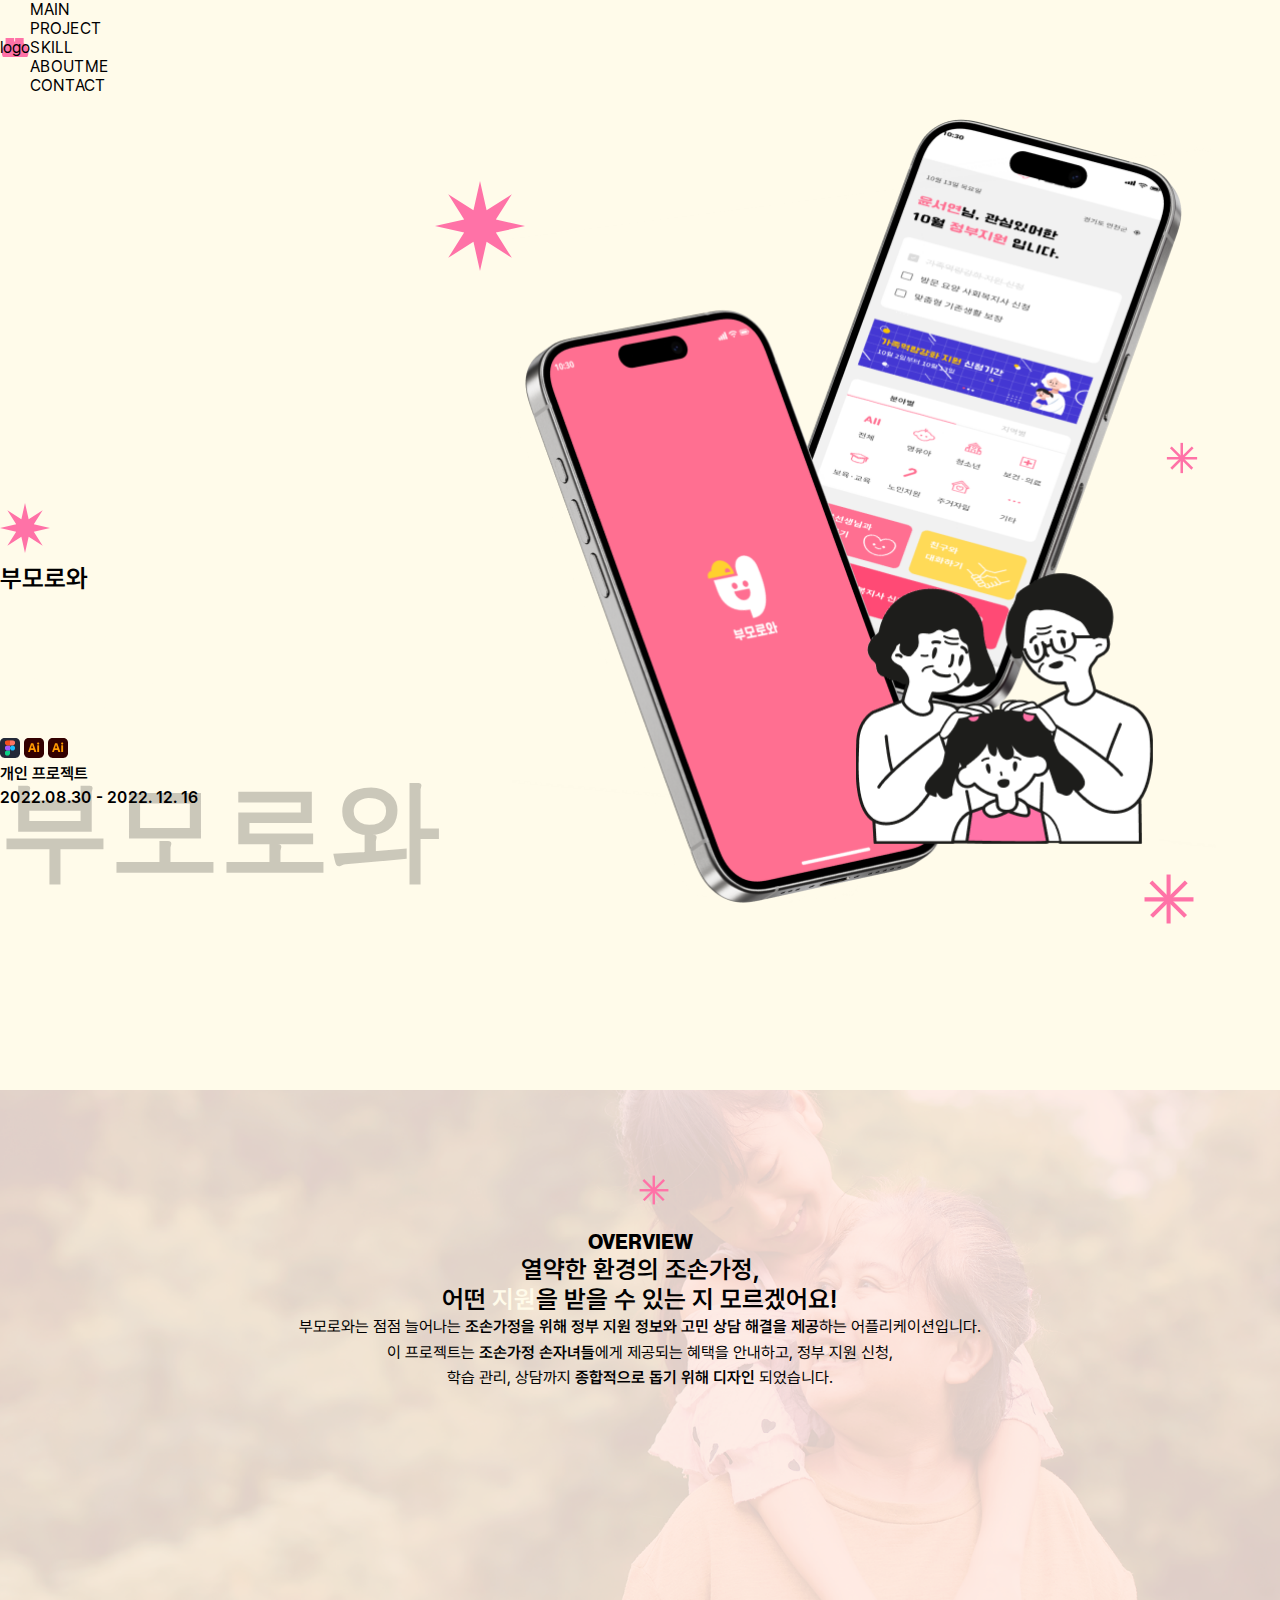
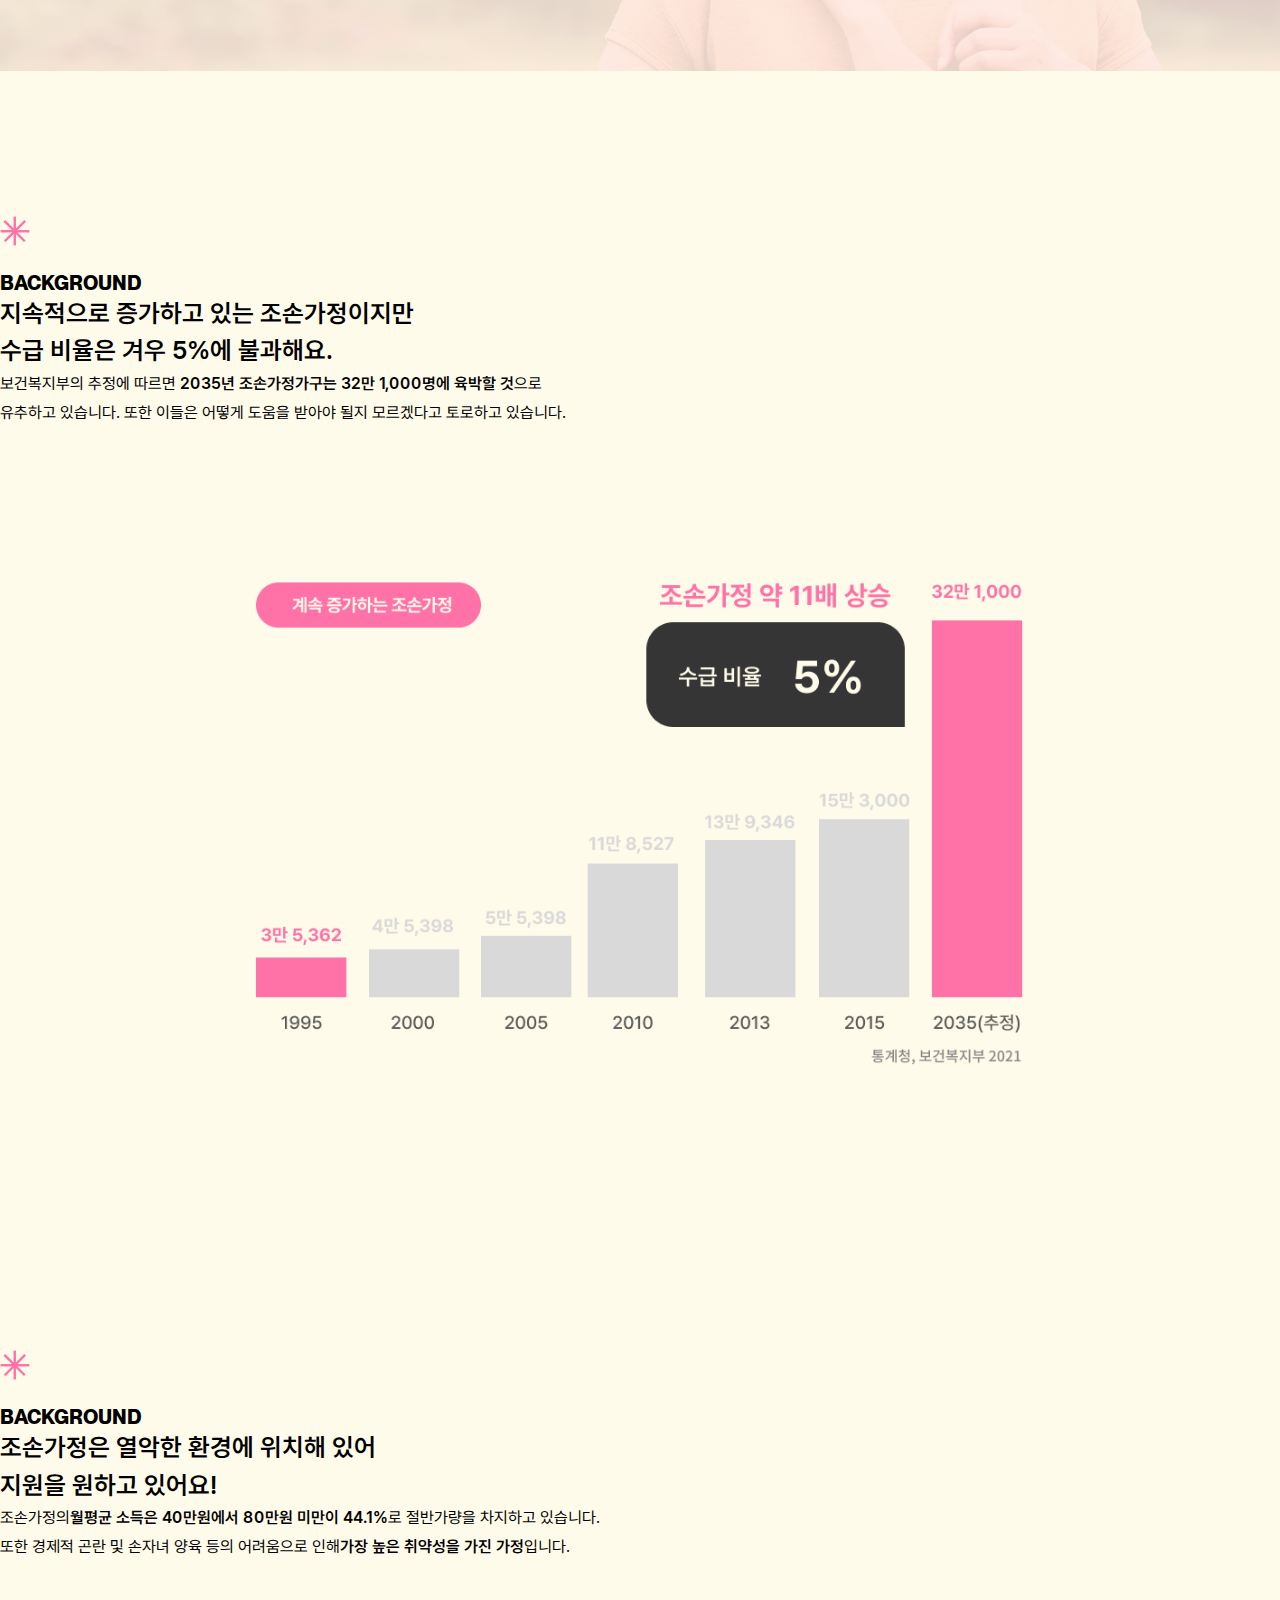
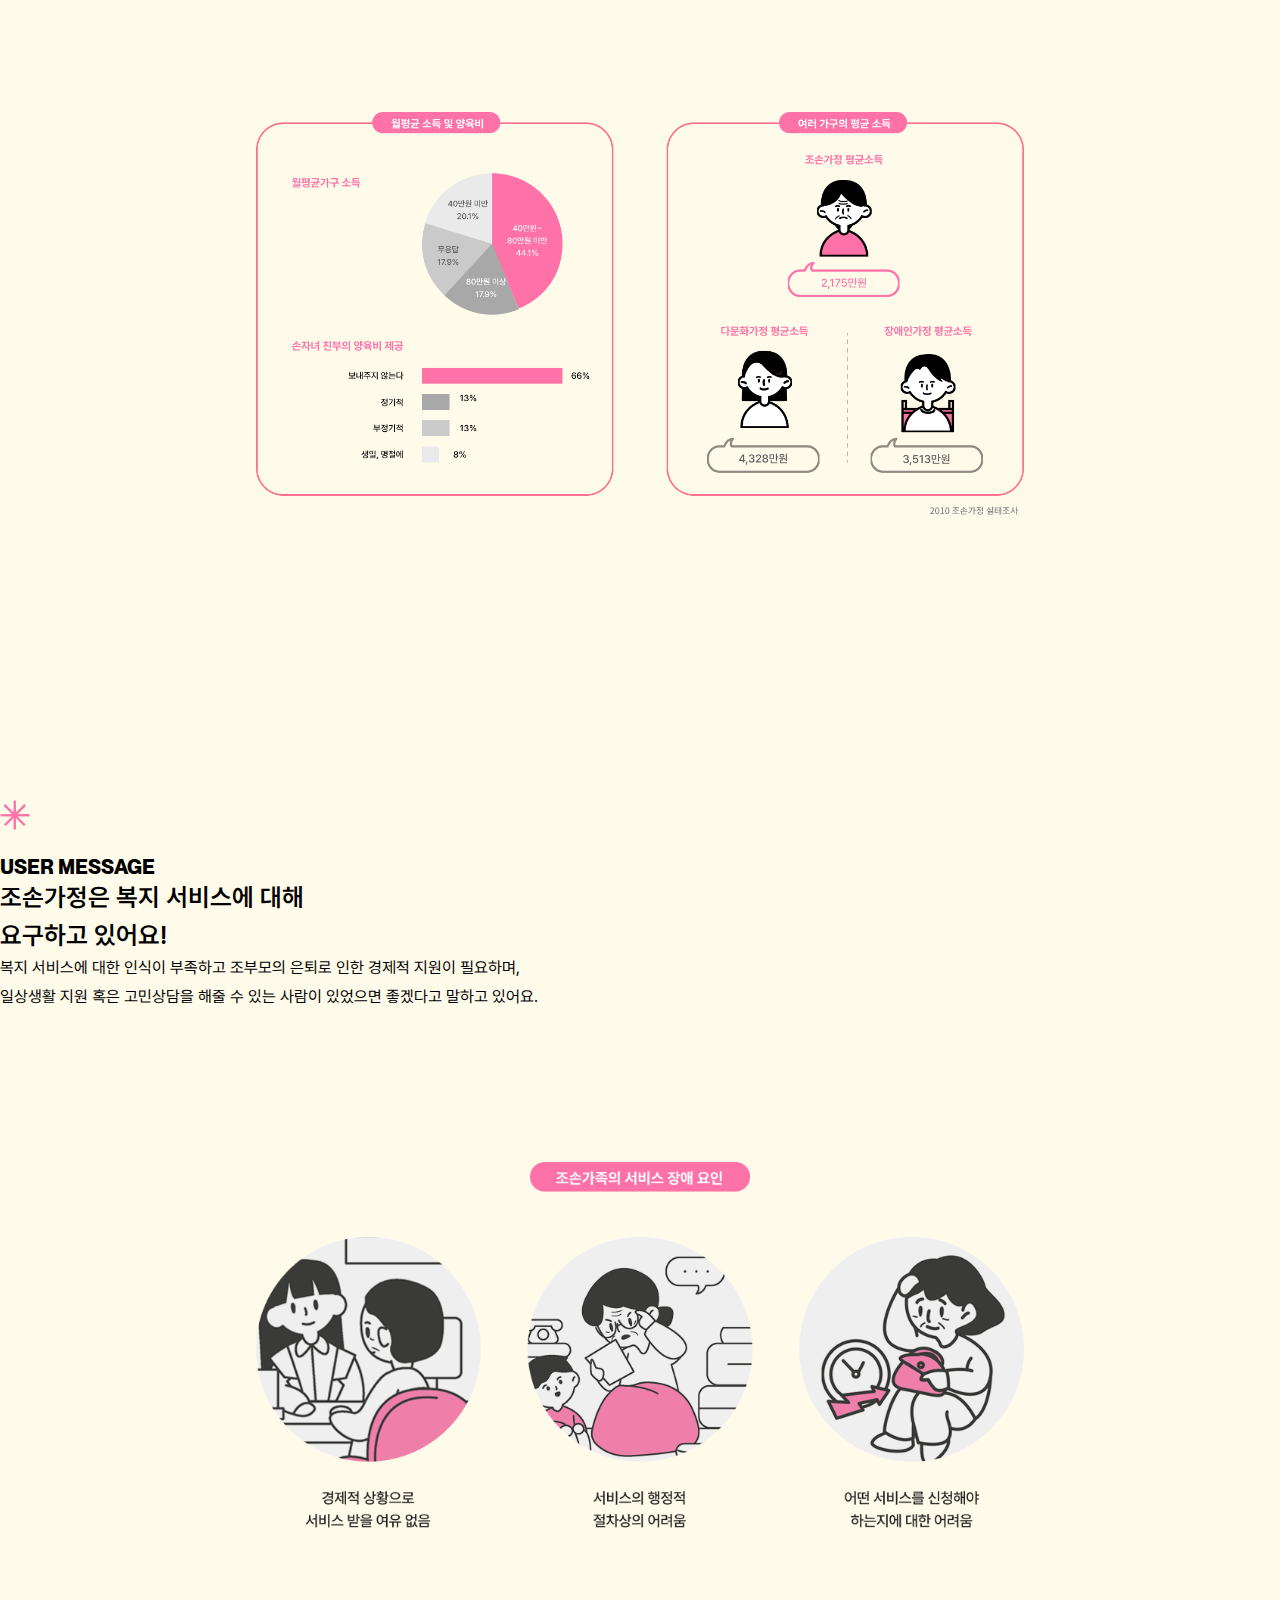
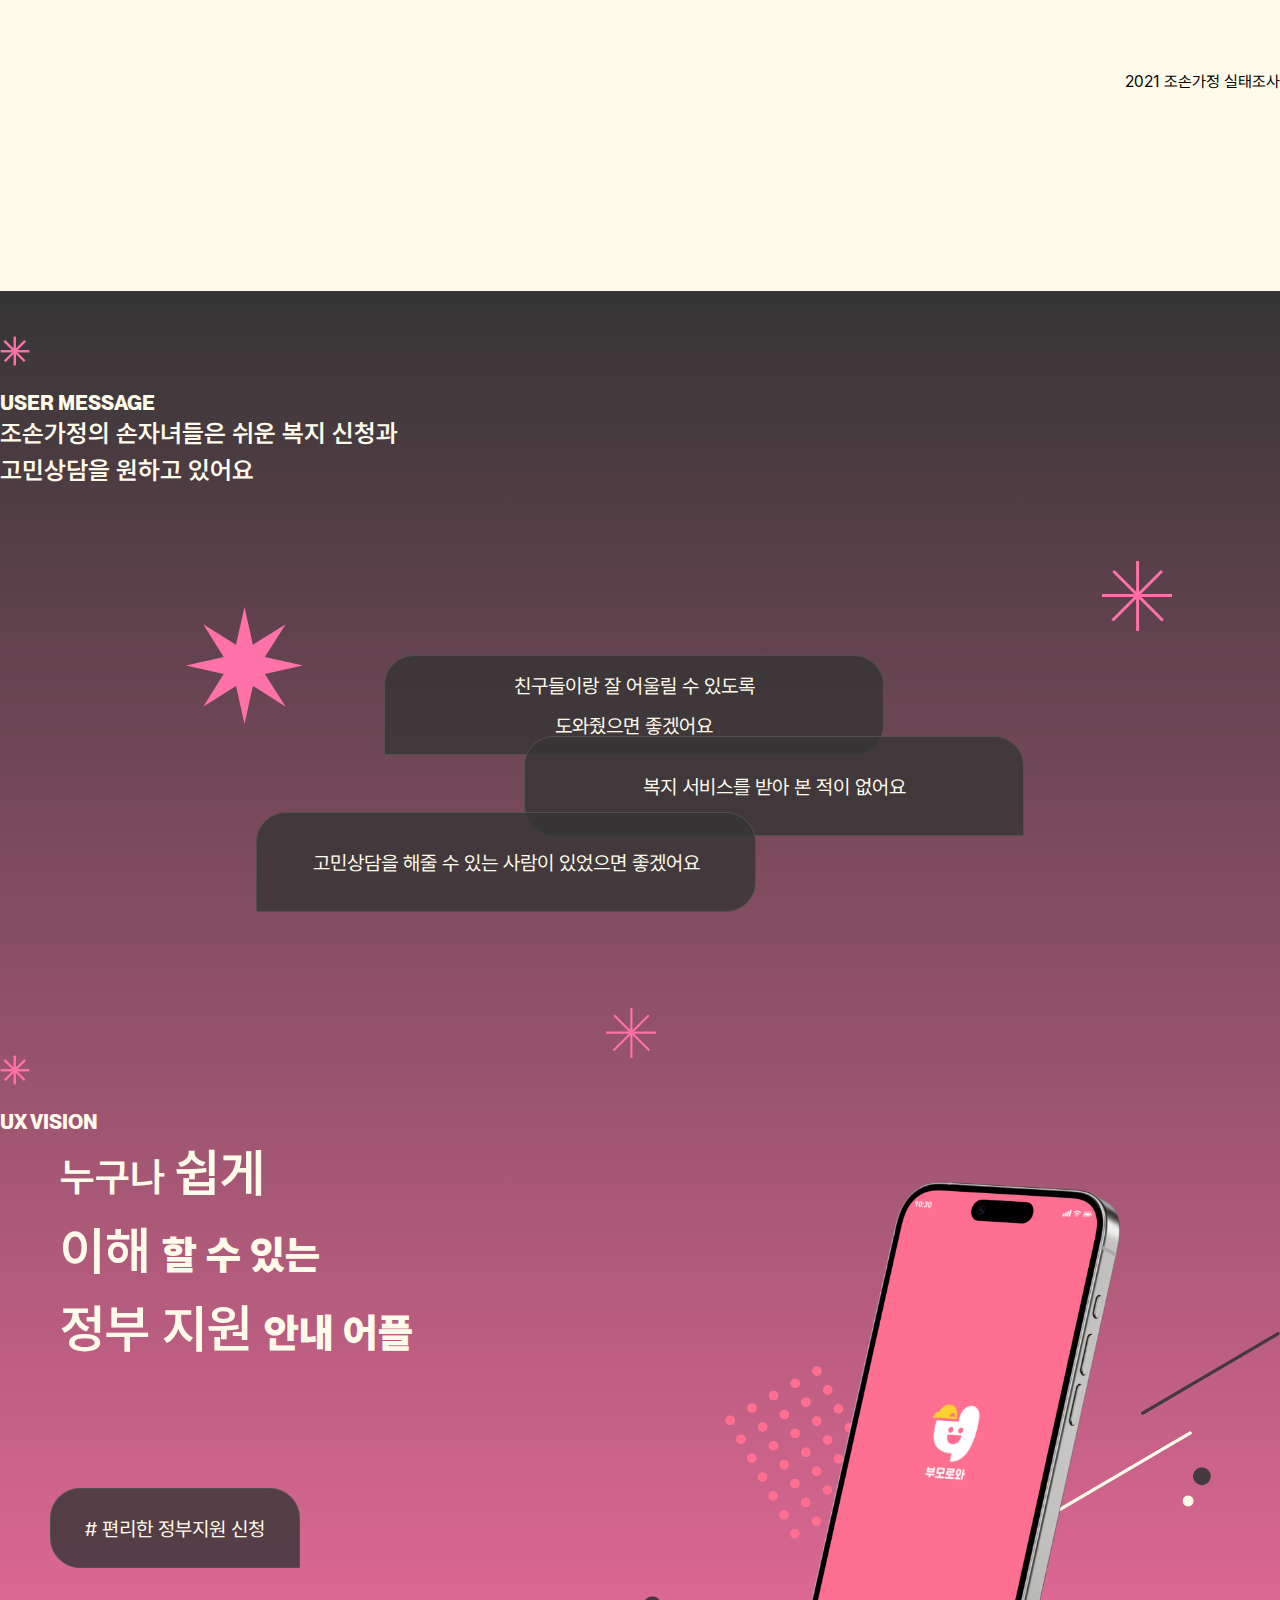
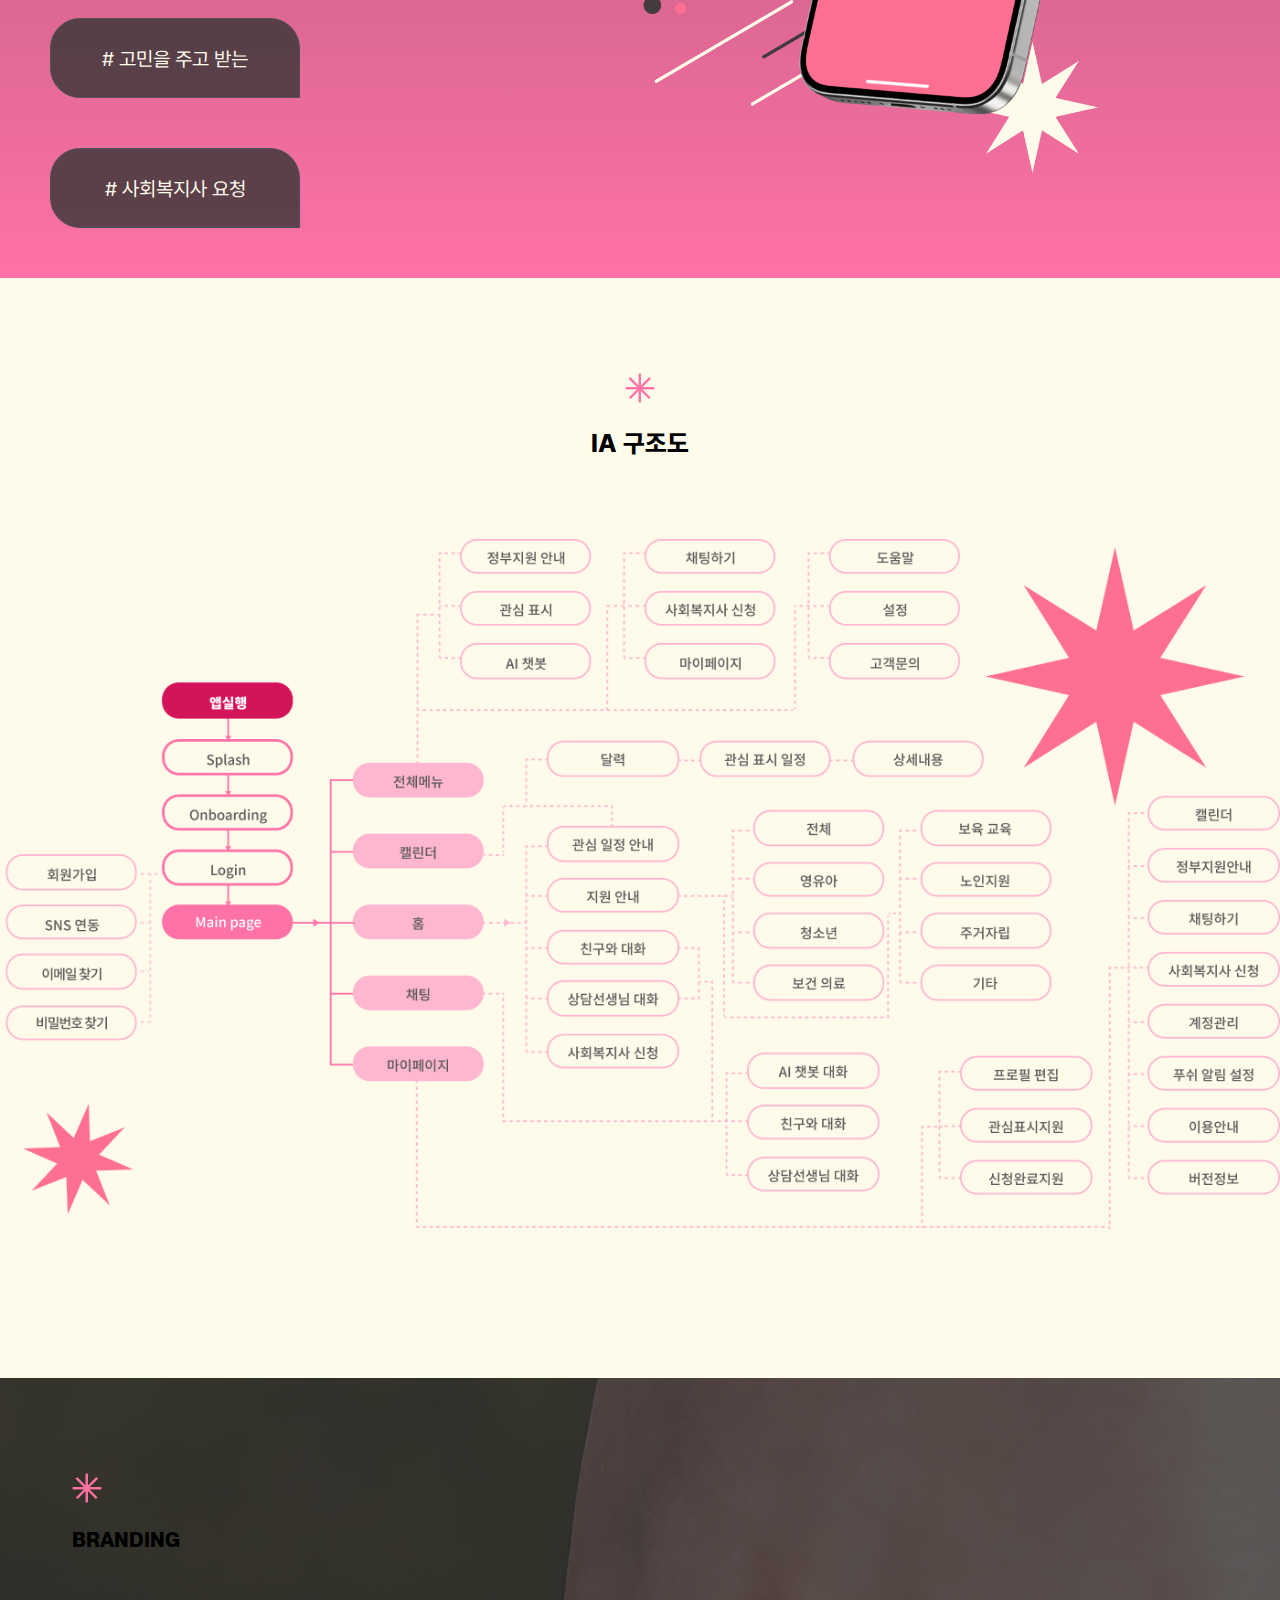
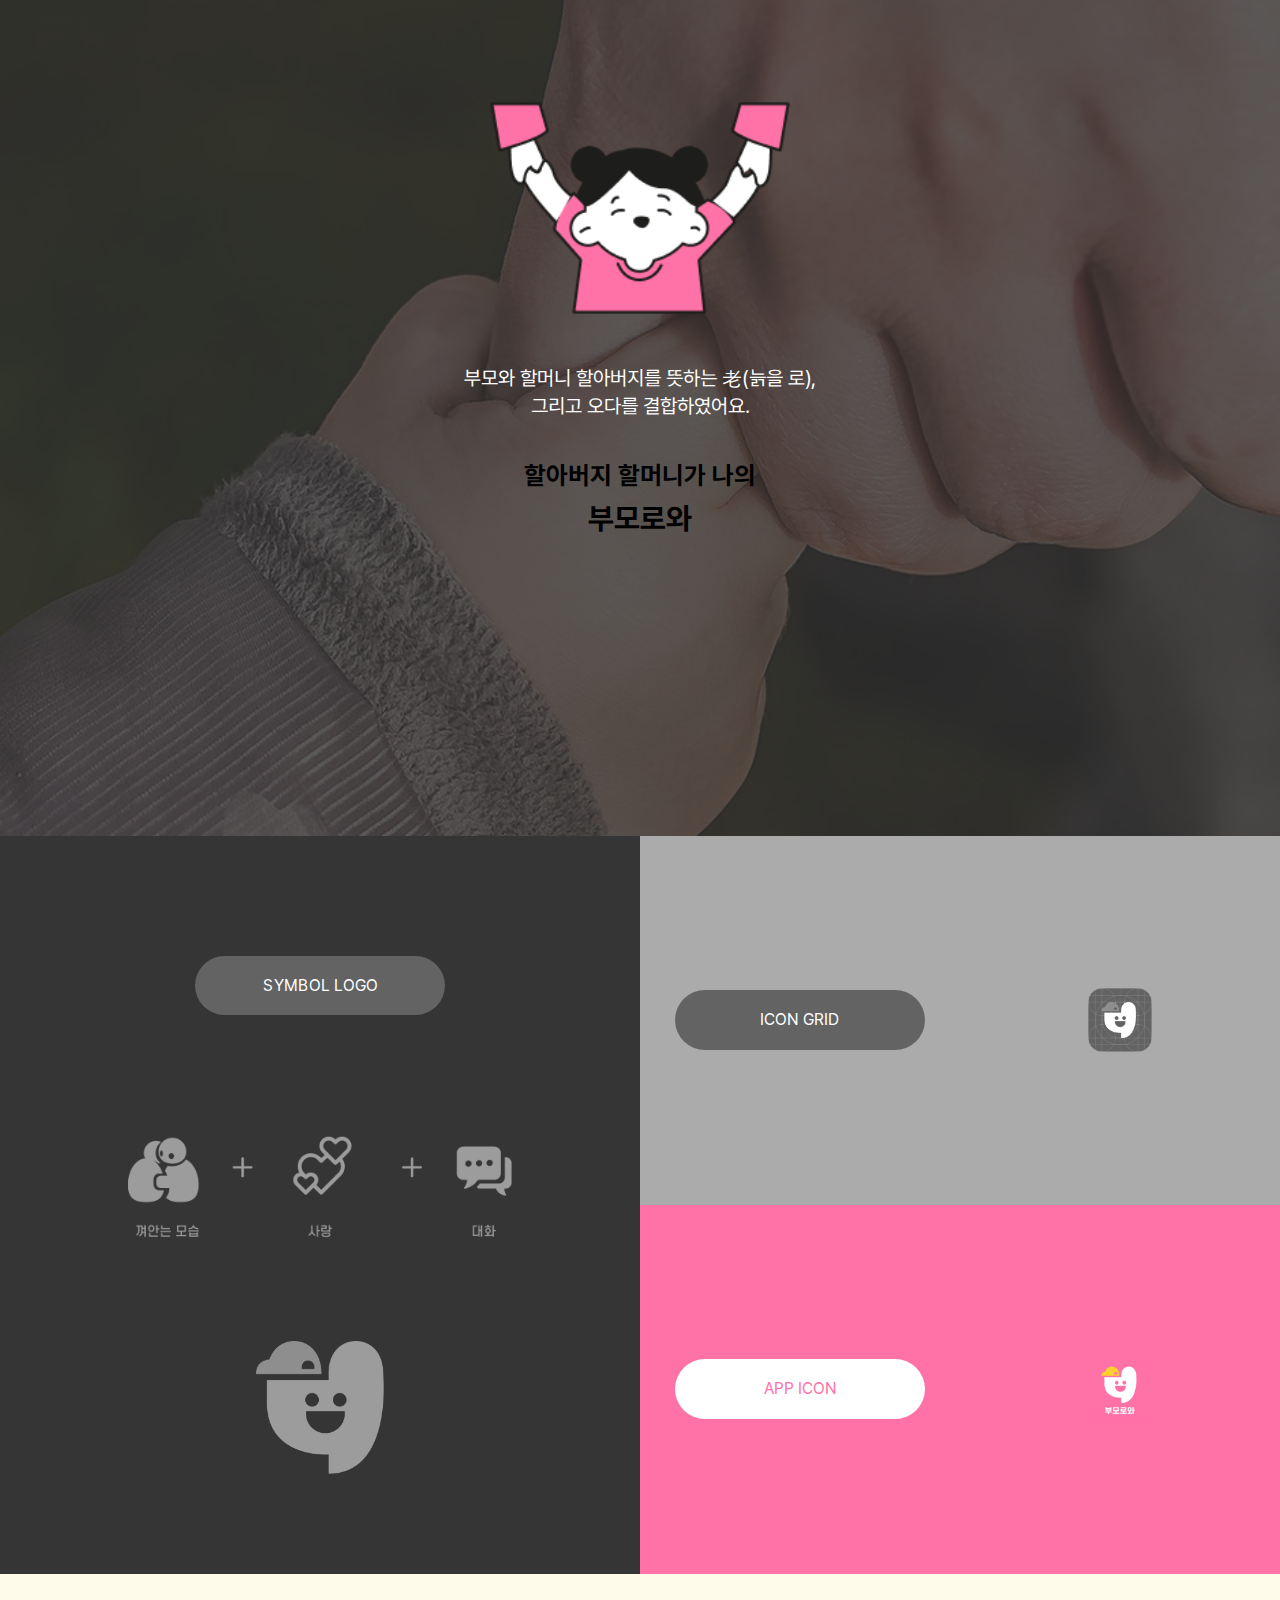
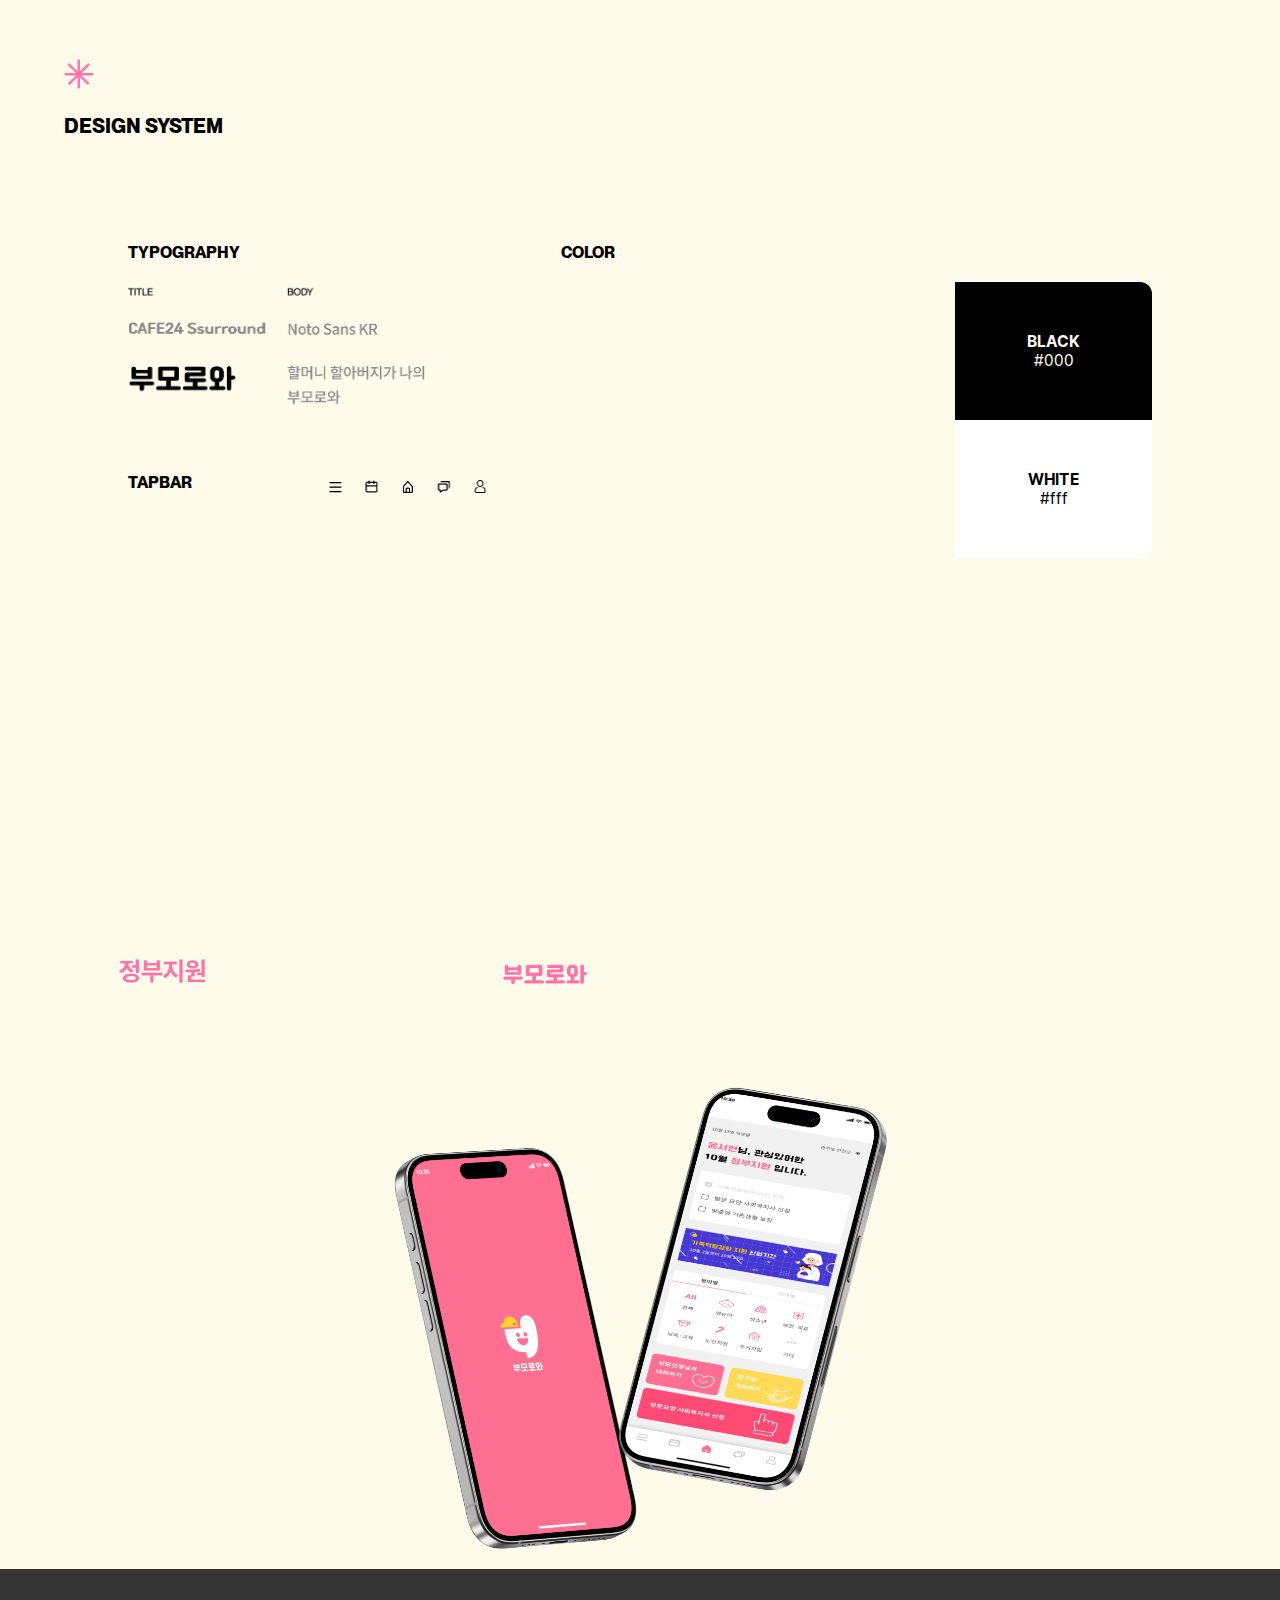
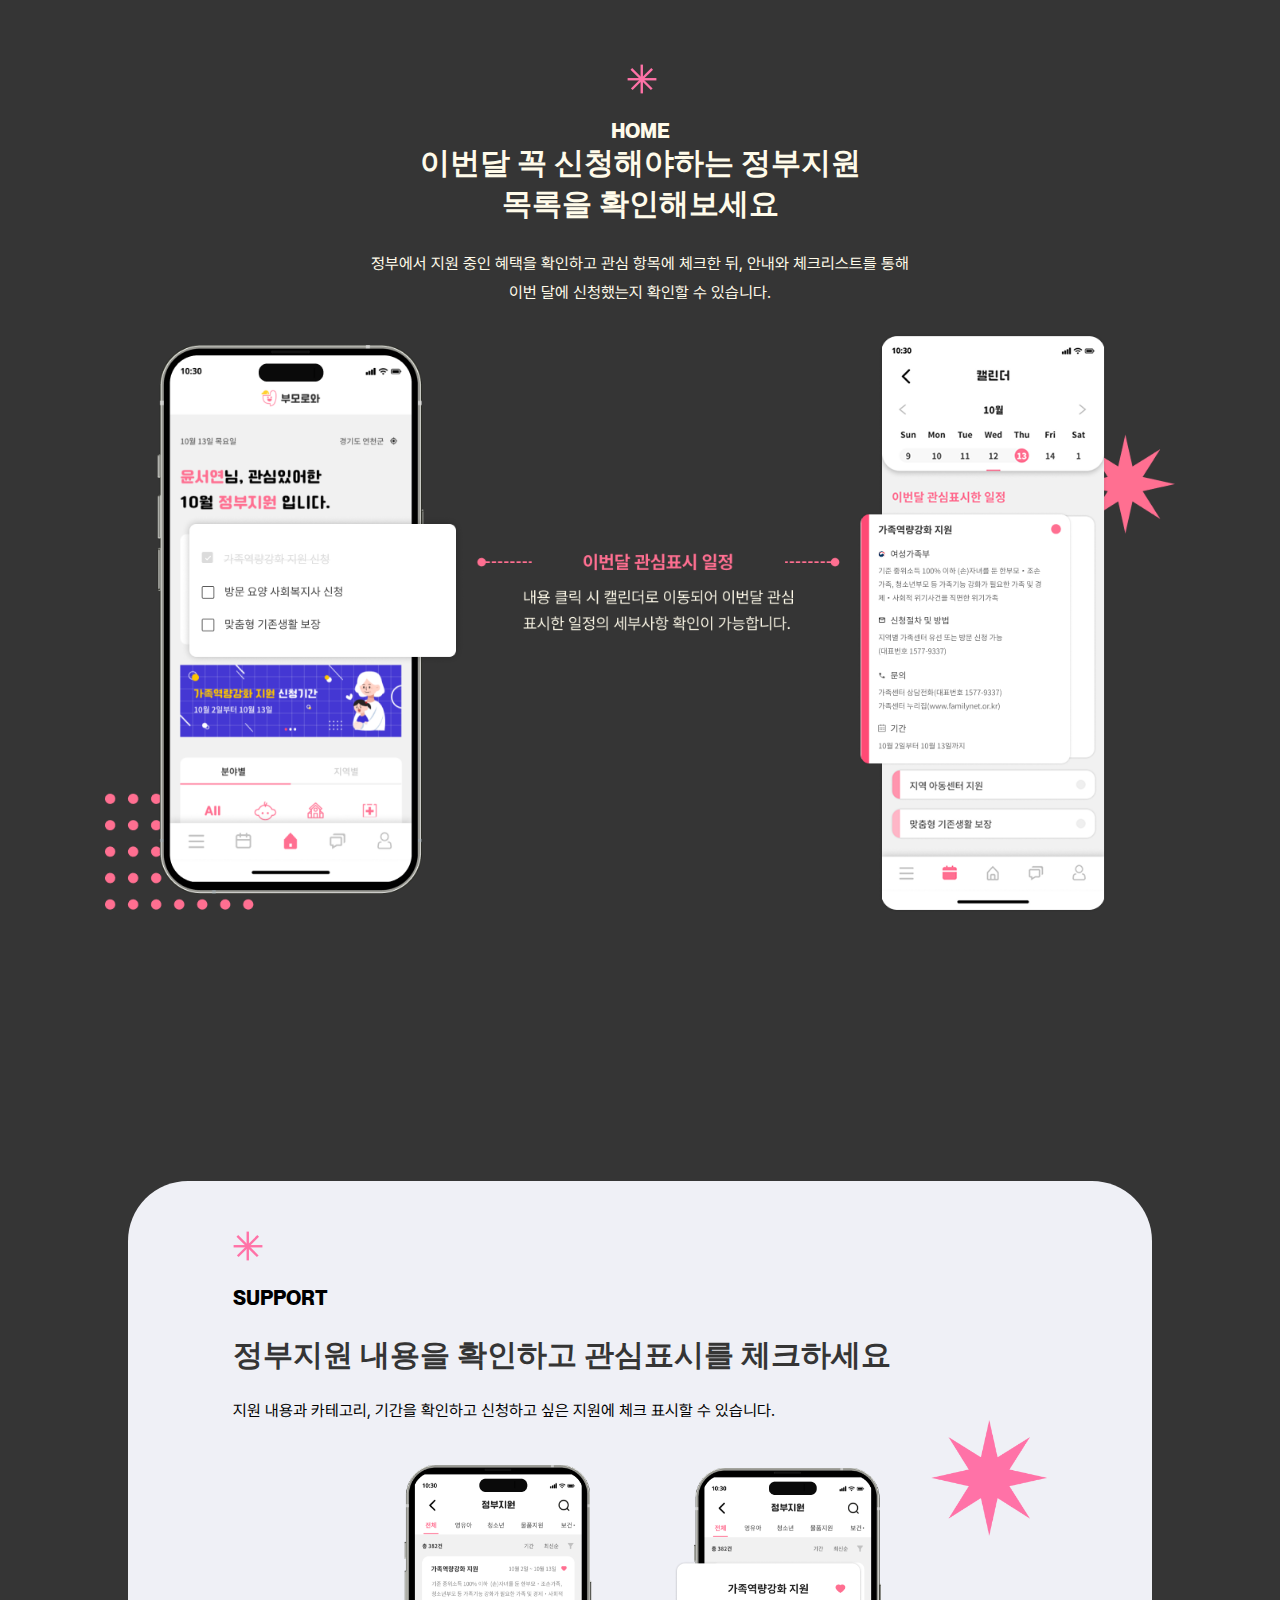
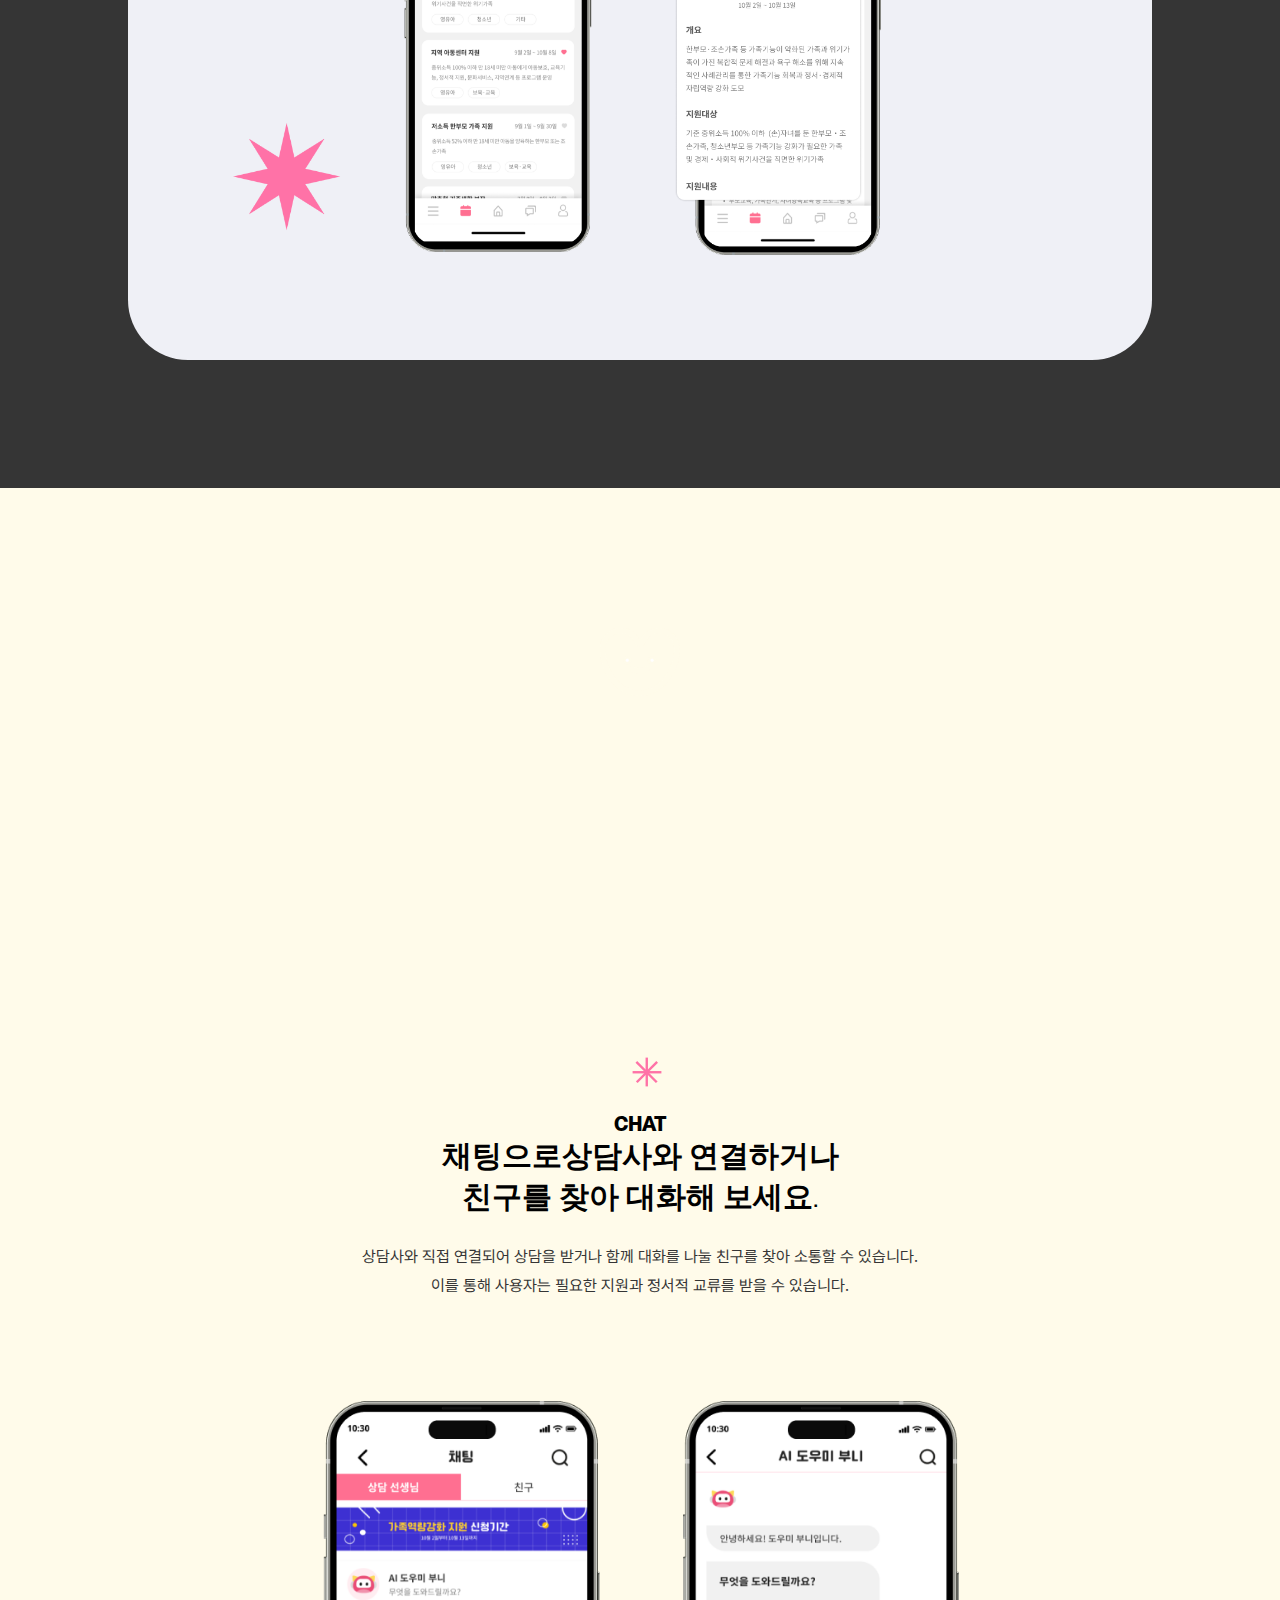
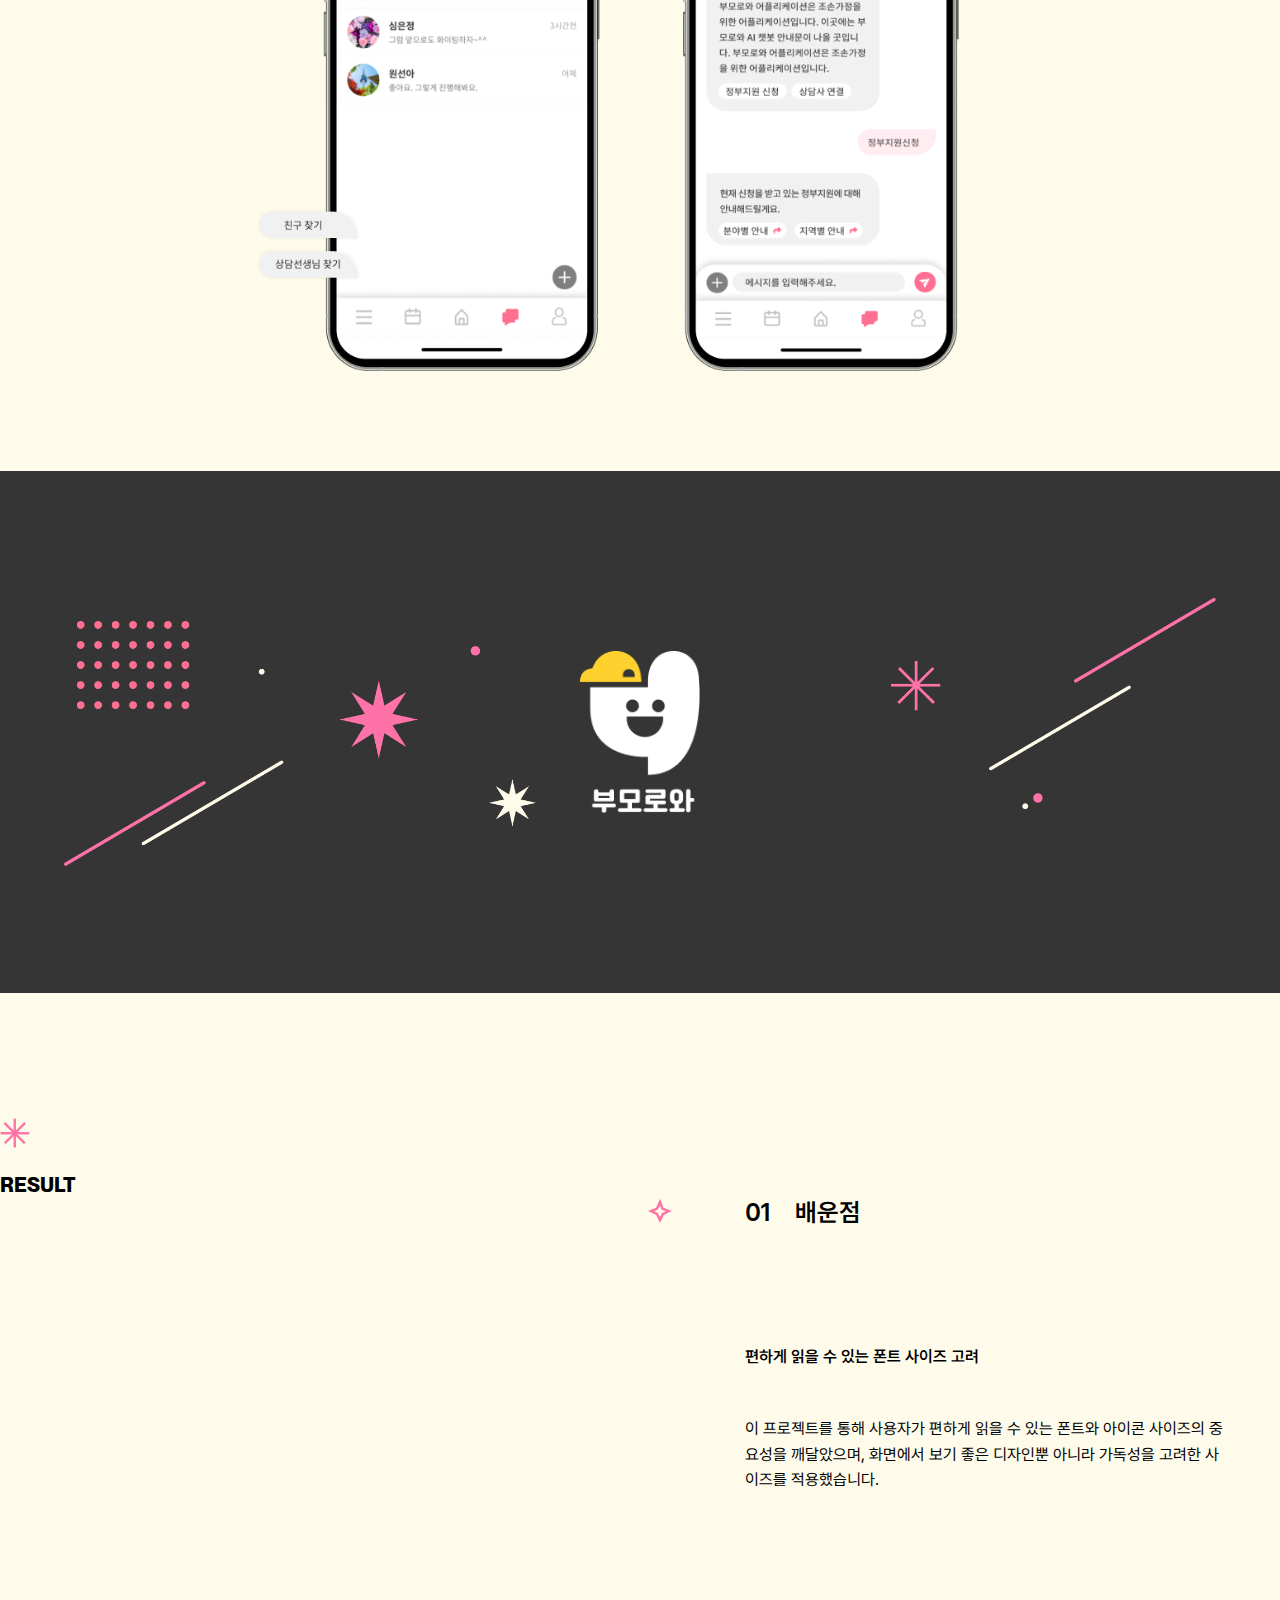
<file: Parents/detail.html>
<!DOCTYPE html>
<html lang="ko">

<head>
  <meta charset="UTF-8">
  <meta name="viewport" content="width=device-width,initial-scale=1,minimum-scale=1,maximum-scale=1,user-scalable=no">
  <title>부모로와</title>


  <!-- favicon -->
  <link rel="icon" type="image/png" href="../images/favicon/android-icon-48x48.png" sizes="48x48">
  <link rel="icon" type="image/svg+xml" href="../images/favicon/favicon.svg">
  <link rel="shortcut icon" href="../images/favicon/favicon.ico">
  <link rel="manifest" href="../images/favicon/site.webmanifest">


  <!-- reset.css -->
  <link rel="stylesheet" href="../assets/styles/reset.min.css">

  <!-- global style -->
  <link rel="stylesheet" href="../assets/styles/common.css">
  <!-- layout: header, footer style -->
  <link rel="stylesheet" href="../assets/styles/layout.css">
  <link rel="stylesheet" href="../assets/styles/animation.css">
  <!-- css -->
  <link rel="stylesheet" href="./detail.css">

  <!-- lottie -->
  <script src="../assets/scripts/lottie.min.js"></script>

  <!-- js -->
  <script src="../assets/scripts/jquery-3.7.1.min.js"></script>
  <script defer src="../assets/scripts/global.js"></script>
  <script defer src="./detail.js"></script>

</head>


<body>

  <!--======== header ========-->
  <header class="padding-basic  flex-container">
    <a href="../index.html">
      <h1 class="main-logo ">logo</h1>
    </a>

    <!-- menu -->
    <nav>
      <ul class="gnb">
        <li><a href="../index.html"> MAIN </a></li>
        <li><a href="../index.html#project"> PROJECT </a></li>
        <li><a href="../index.html#skill"> SKILL </a></li>
        <li><a href="../index.html#aboutme"> ABOUTME </a></li>
        <li><a href="../index.html#contact"> CONTACT </a></li>
      </ul>
    </nav>

    <!-- menu- icon -->
    <div class="gnb-btn">
      <span class="line line-1"></span>
      <span class="line line-2"></span>
      <span class="line line-3"></span>
    </div>

  </header>




  <!--======== project-title ========-->
  <div class="project-title  grid-container ">

    <!-- 프로젝트 제목 묶음 -->
    <div class="title-wrapper padding-basic">
      <!-- 제목 위 이미지 애니메이션 -->
      <div class="shinig"></div>
      <!-- 프로젝트 타이틀 -->
      <p class="title-strong">
        부모로와</p>
      <h2 class="title-name">
        <span class="title-ac">&nbsp;UXUI&nbsp; <br> &nbsp;DESIGN&nbsp;</span>
      </h2>
      <!-- 프로젝트 스킬과 기간, 이미지 -->
      <div class="title-skill">
        <img src="../images/skill-icons_figma.svg" alt="figma">
        <img src="../images/skill-icons_illust.svg" alt="illust">
        <img src="../images/skill-icons_illust.svg" alt="photoshop">
      </div>
      <p class="title-text">
        개인 프로젝트
        <br>
        2022.08.30 - 2022. 12. 16
      </p>

      <!-- 뒤의 큰 글씨 -->
      <p class="title-big">부모로와</p>
    </div>

    <!-- 프로젝트 이미지 -->
    <div class="title-img flex-container">
      <!-- 주변의 반짝이 애니메이션 -->
      <div class="shining"></div>
      <div class="shiningline "></div>
      <div class="shiningline2 "></div>
      <a href="https://www.figma.com/proto/p3wFPCCPvLS0mDKe3bbI9G/%EB%B6%80%EB%AA%A8%EB%A1%9C%EC%99%80?page-id=205%3A4308&node-id=205-4472&viewport=1244%2C2697%2C0.54&t=Pav0S2yRPqwaPcx4-1&scaling=min-zoom&content-scaling=fixed&starting-point-node-id=205%3A4472"
        target="_blank">
        <img src="./images/title_img2.png" alt="desktop" class="img-desktop">
      </a>
      <!-- 뒤의 원형 -->
      <div class="title-circle"></div>
    </div>

  </div>


  <!--======== project-overview ========-->
  <div class="project-overview padding-basic">
    <div class="overview-wrapper">
      <h2 class="subject">OVERVIEW</h2>
      <h3 class="pr-title">
        열약한 환경의 조손가정,
        <br> 어떤 <span class="title-ac">지원</span>을 받을 수 있는 지 모르겠어요!</span>
      </h3>
      <p>
        부모로와는 점점 늘어나는 <span class="detail-ac">조손가정을 위해 정부 지원 정보와 고민 상담 해결을 제공</span>하는 어플리케이션입니다.
        <br>이 프로젝트는 <span class="detail-ac">조손가정 손자녀들</span>에게 제공되는 혜택을 안내하고, 정부 지원 신청,
        <br>학습 관리, 상담까지 <span class="detail-ac">종합적으로 돕기 위해 디자인</span> 되었습니다.
      </p>
    </div>
  </div>


  <!--========  project-bg ========-->
  <div class="project-bg padding-basic">
    <!-- 작은 타이틀 -->
    <h2 class="subject">BACKGROUND</h2>
    <!-- 큰 타이틀 -->
    <h3 class="pr-title">
      지속적으로 증가하고 있는 조손가정이지만
      <br>수급 비율은 겨우 <span class="title-ac2">5%에 불과</span>해요.
    </h3>
    <p class="pr-sub">보건복지부의 추정에 따르면 <span class="detail-ac">2035년 조손가정가구는 32만 1,000명에 육박할 것</span>으로
      <br>유추하고 있습니다. 또한 이들은 어떻게 도움을 받아야 될지 모르겠다고 토로하고 있습니다.
    </p>
    <img src="./images/background.png" alt="background">
  </div>


  <!--========  project-bg2========-->
  <div class="project-bg2 padding-basic">
    <!-- 작은 타이틀 -->
    <h2 class="subject">BACKGROUND</h2>

    <!-- 큰 타이틀 -->
    <h3 class="pr-title">
      조손가정은 <span class="title-ac2">열악한 환경</span>에 위치해 있어
      <br>지원을 원하고 있어요!
    </h3>
    <p class="pr-sub">조손가정의<span class="detail-ac">월평균 소득은 40만원에서 80만원 미만이 44.1%</span>로 절반가량을 차지하고 있습니다.
      <br>또한 경제적 곤란 및 손자녀 양육 등의 어려움으로 인해<span class="detail-ac">가장 높은 취약성을 가진 가정</span>입니다.
    </p>
    <img src="./images/background2.png" alt="background">
  </div>


  <!--========  project-user========-->
  <div class="project-user padding-basic">
    <!-- 작은 타이틀 -->
    <h2 class="subject">USER MESSAGE</h2>

    <!-- 큰 타이틀 -->
    <h3 class="pr-title">
      조손가정은 복지 서비스에 대해
      <br>요구하고 있어요!
    </h3>
    <p class="pr-sub"> 복지 서비스에 대한 인식이 부족하고 조부모의 은퇴로 인한 경제적 지원이 필요하며,
      <br>일상생활 지원 혹은 고민상담을 해줄 수 있는 사람이 있었으면 좋겠다고 말하고 있어요.
    </p>
    <img src="./images/usermessage.png" alt="background">
    <p class="pr-sub2">2021 조손가정 실태조사</p>
  </div>

  <div class="pr-cover">

    <!--======== project-ins ========-->
    <div class="project-ins padding-basic">
      <div class="deskresearch">
        <h2 class="subject">USER MESSAGE</h2>
        <h3 class="pr-title">
          조손가정의 손자녀들은<span class="title-ac2"> 쉬운 복지 신청과 <br> 고민상담</span>을 원하고 있어요
        </h3>
      </div>
      <ul class="desk-user-mes">
        <li>친구들이랑 잘 어울릴 수 있도록 <br>도와줬으면 좋겠어요</li>
        <li>복지 서비스를 받아 본 적이 없어요</li>
        <li>고민상담을 해줄 수 있는 사람이 있었으면 좋겠어요</li>
      </ul>
    </div>
    <!--========  project-uxvision========-->
    <div class="project-uxvision  padding-basic">
      <h2 class="subject">UX VISION</h2>
      <div class="uxvision-wrapper">
        <div class="ux-introduce">
          <h3 class="pr-title">
            누구나 <span class="ac"> 쉽게 </span>
            <br><span class="ac2"> 이해 </span><strong>할 수 있는</strong>
            <br><span class="ac2"> 정부 지원 </span><strong>안내 어플</strong>
          </h3>
          <div class="ux-keyword">
            <ul class="uxvision-keyword">
              <li># 편리한 정부지원 신청</li>
              <li># 고민을 주고 받는</li>
              <li># 사회복지사 요청</li>
            </ul>
          </div>
        </div>
        <img src="./images/uxvision_img.png" alt="ux vision">
      </div>
    </div>
  </div>
  </div>

  <!--========  project-ia ======== -->
  <div class="project-ia">
    <h2 class="subject">IA 구조도</h2>
    <div class="ia-wrapper padding-basic">
      <img src="./images/IA_img.png" alt="IA 구조도">
    </div>
  </div>


  <!--========  branding ========-->
  <div class="branding">
    <h2 class="subject">BRANDING</h2>
    <div class="branding-wrapper">
      <img src="./images/branding.png" alt="branding">
      <p class="info">부모와 할머니 할아버지를 뜻하는 老(늙을 로), <br>그리고 오다를 결합하였어요. </p>
      <p class="info2">할아버지 할머니가 나의</p>
      <h3>부모로와</h3>
    </div>
    <div class="img"></div>
  </div>



  <!--========  symbol ========-->
  <div class="symbol-wrapper">
    <div class="symbol">
      <h3 class="subtitle">SYMBOL LOGO</h3>
      <div class="symbol-img">
        <img src="./images/symbol_info.png" alt="symbolinfo">
        <img src="./images/symbol01.png" alt="symbol">
      </div>
    </div>
    <div class="icongrid">
      <h3 class="subtitle">ICON GRID</h3>
      <img src="./images/icongrid.png" alt="icongrid">
    </div>
    <div class="appicon">
      <h3 class="subtitle">APP ICON</h3>
      <img src="./images/appicon.png" alt="appicon">
    </div>
  </div>


  <!--========  DESGIN SYSTEM  ========-->
  <div class="project-design padding-basic">
    <!-- 작은 타이틀 -->
    <h2 class="subject">DESIGN <span class="br"> SYSTEM</span></h2>

    <div class="design-wrapper grid-container">
      <!-- 타이포 -->
      <div class="design-typo">
        <h4>TYPOGRAPHY</h4>
        <img src="./images/font.png" alt="font">
      </div>

    

      <!-- tapbar -->
      <div class="design-tapbar">
        <h4>TAPBAR</h4>
        <img src="./images/tapbar_img.png" alt="탭바">
      </div>


      <!-- 컬러 -->
      <div class="design-color">
        <h4>COLOR</h4>
        <div class="color-wrapper  grid-container ">
          <div class="idx1 idx">
            <strong>PRIMARY</strong>
            <p>#FF6F91</p>
          </div>
          <div class="idx2 idx">
            <strong>SECONDARY</strong>
            <p>#FFD12E </p>
          </div>
          <div class="idx3 idx">
            <strong>BLACK</strong>
            <p>#000</p>
          </div>
          <div class="idx4 idx">
            <strong>WHITE</strong>
            <p>#fff</p>
          </div>
        </div>

      </div>
    </div>
  </div>

  <!--========  prototype-title ========-->
  <div class="prototype-title ">
    <div class="prototype-title-wrapper ">
      <div class="prototype-title-wrapper-txt">
      <img src="./images/prototype-title-img.png" alt="" class="prototype-img">
      </div>
      <img src="./images/title_img.png" alt="프로토타입">
    </div>
  </div>


  <!--========  prototype-home======== -->
  <div class="prototype-home padding-lg">
    <h2 class="subject">HOME</h2>
    <div class="prototype-home-wrapper">
      <div class="prototype-home-txt">
        <h3>이번달 꼭 신청해야하는 정부지원
          <br>목록을 확인해보세요 
        </h3>
        <p>
          정부에서 지원 중인 혜택을 확인하고 관심 항목에 체크한 뒤, 안내와 체크리스트를 통해 
          <br>이번 달에 신청했는지 확인할 수 있습니다.
        </p>
      </div>
      <img src="./images/home_img.png" alt="prototype_home">
    </div>
  </div>

  <!--========  prototype-report ======== -->
  <div class="prototype-report padding-lg">
    <div class="prototype-reprt-wrapper-wra">
      <h2 class="subject">SUPPORT</h2>
      <div class="prototype-report-wrapper">
        <div class="prototype-report-txt">
          <h3>정부지원 내용을 확인하고 관심표시를 체크하세요 </h3>
          <p>지원 내용과 카테고리, 기간을 확인하고 신청하고 싶은 지원에 체크 표시할 수 있습니다.</p>
        </div>
        <img src="./images/prototype_report.png" alt="prototype_report">
      </div>
    </div>
  </div>




  <!--========  prototype-question ======== -->
  <div class="prototype-question">
    <img src="./images/question_img.png" alt="질문">
    <p>고민 상담도 받고 싶은데,<br>어떻게 신청할 수 있을까요?</p>
  </div>


  <!--========  prototype-chat======== -->
  <div class="prototype-chat">
    <h2 class="subject">CHAT</h2>

    <div class="commu-wrapper">
      <div class="commu-txt">
        <h3 class="pr-title">채팅으로<span>상담사와 연결</span>하거나
          <br>친구를 찾아 대화해 보세요.
        </h3>
        <p>
          상담사와 직접 연결되어 상담을 받거나 함께 대화를 나눌 친구를 찾아 소통할 수 있습니다.
          <br>이를 통해 사용자는 필요한 지원과 정서적 교류를 받을 수 있습니다.
        </p>
      </div>

      <img src="./images/chat.png" alt="prototype-chat">
    </div>
  </div>


    <!--========  prototype-logo ======== -->
    <div class="prototype-logo">
      <img src="./images/prototype-logo.png" alt="부모로와">
    </div>
  
  <!--========  RESULT ======== -->
  <div class="project-result padding-basic">
    <!-- 작은 타이틀 -->
    <h2 class="subject">RESULT</h2>

    <!-- 프로젝트 리뷰 -->
    <h3 class="review-wrapper">01 &nbsp;&nbsp; 배운점</h3>
    <ul class="review">
      <li>
        <strong>편하게 읽을 수 있는 폰트 사이즈 고려</strong>
        <p>이 프로젝트를 통해 사용자가 편하게 읽을 수 있는 폰트와 아이콘 사이즈의 중요성을 깨달았으며, 화면에서 보기 좋은 디자인뿐 아니라 가독성을 고려한 사이즈를 적용했습니다.</p>
      </li>
    </ul>

    <div class="project-btn grid-container">
      <a href="https://www.figma.com/proto/p3wFPCCPvLS0mDKe3bbI9G/%EB%B6%80%EB%AA%A8%EB%A1%9C%EC%99%80?page-id=205%3A4308&node-id=205-4472&viewport=1244%2C2697%2C0.54&t=Pav0S2yRPqwaPcx4-1&scaling=min-zoom&content-scaling=fixed&starting-point-node-id=205%3A4472"
        target="_blank" class="flex-container"> 프로토타입 보러가기 <div class="arrow"></div></a>

      <a href="https://drive.google.com/file/d/1neccGZ5oKcdOUrWHmeS49WczkRJ-FJAU/view?usp=sharing" target="_blank"
        class="flex-container"> 발표 자료 보러가기 <div class="arrow"></div></a>

    </div>
  </div>

  <!--========  project-all-img ======== -->
  <div class="all-img"></div>



  <!--======== footer ========-->
  <footer class="grid-container">

    <div class="rabbit ">
      <a href="https://small-slug-1ef.notion.site/12358b8e394380f3b004f47d72bd5586?pvs=4" target="_blank"
        id="rabbit2"></a>
    </div>
    <div class="footer-info">
      <p>contact</p>
      <h3>skgmltjs01@naver.com</h3>
      <ul class="footer-info-list">
        <li><a href="https://github.com/Heeseon1215" target="_blank">github <img src="../images/arrow_next.svg"
              alt="화살표"></a></li>
        <li><a href="https://github.com/Heeseon1215/study" target="_blank">기록일지 <img src="../images/arrow_next.svg"
              alt="화살표"></a></li>
        <li><a href="https://small-slug-1ef.notion.site/STUDY-RECORD-12d58b8e39438079bce4d47de934e2ca"
            target="_blank">study <img src="../images/arrow_next.svg" alt="화살표"> </a></li>
      </ul>
    </div>
    <div class="footer-container">
      <p class="footer-name">NA HEE SEON</p>
    </div>
  </footer>
  </footer>

</body>

</html>
</file>
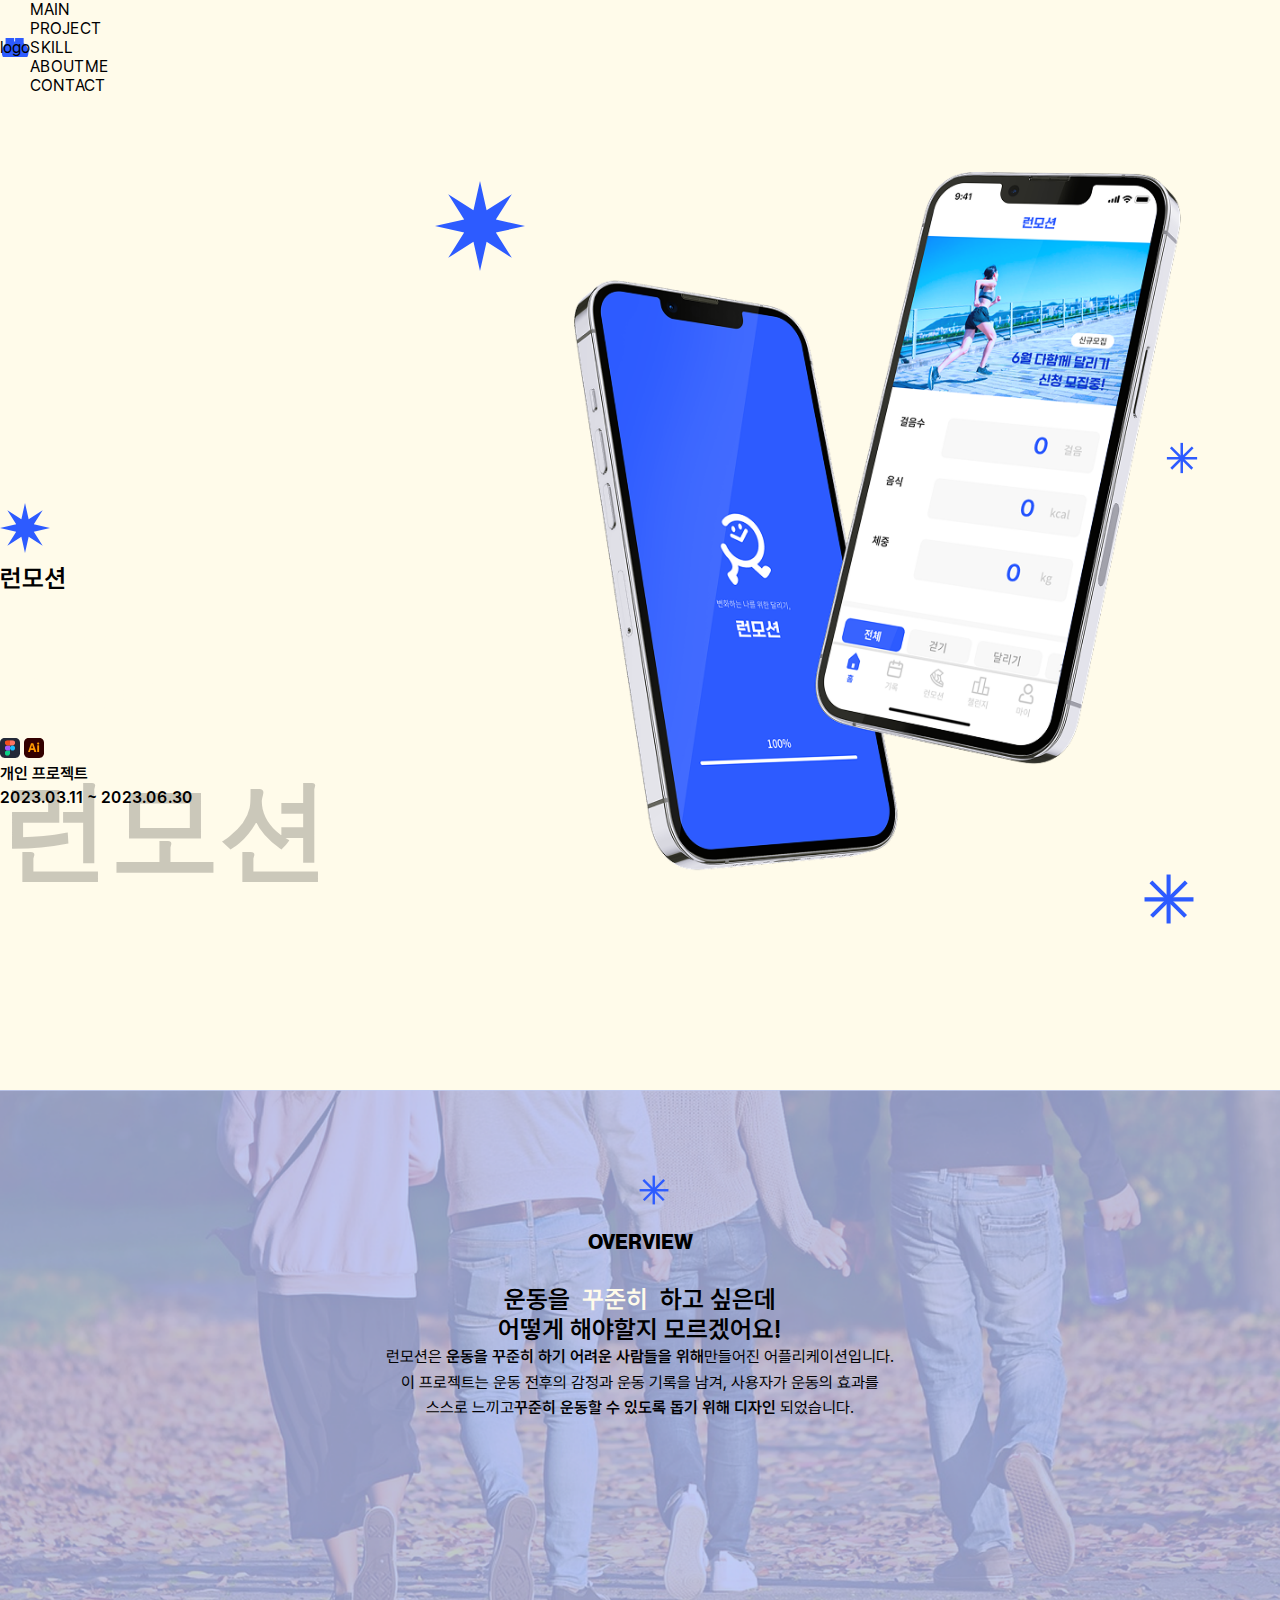
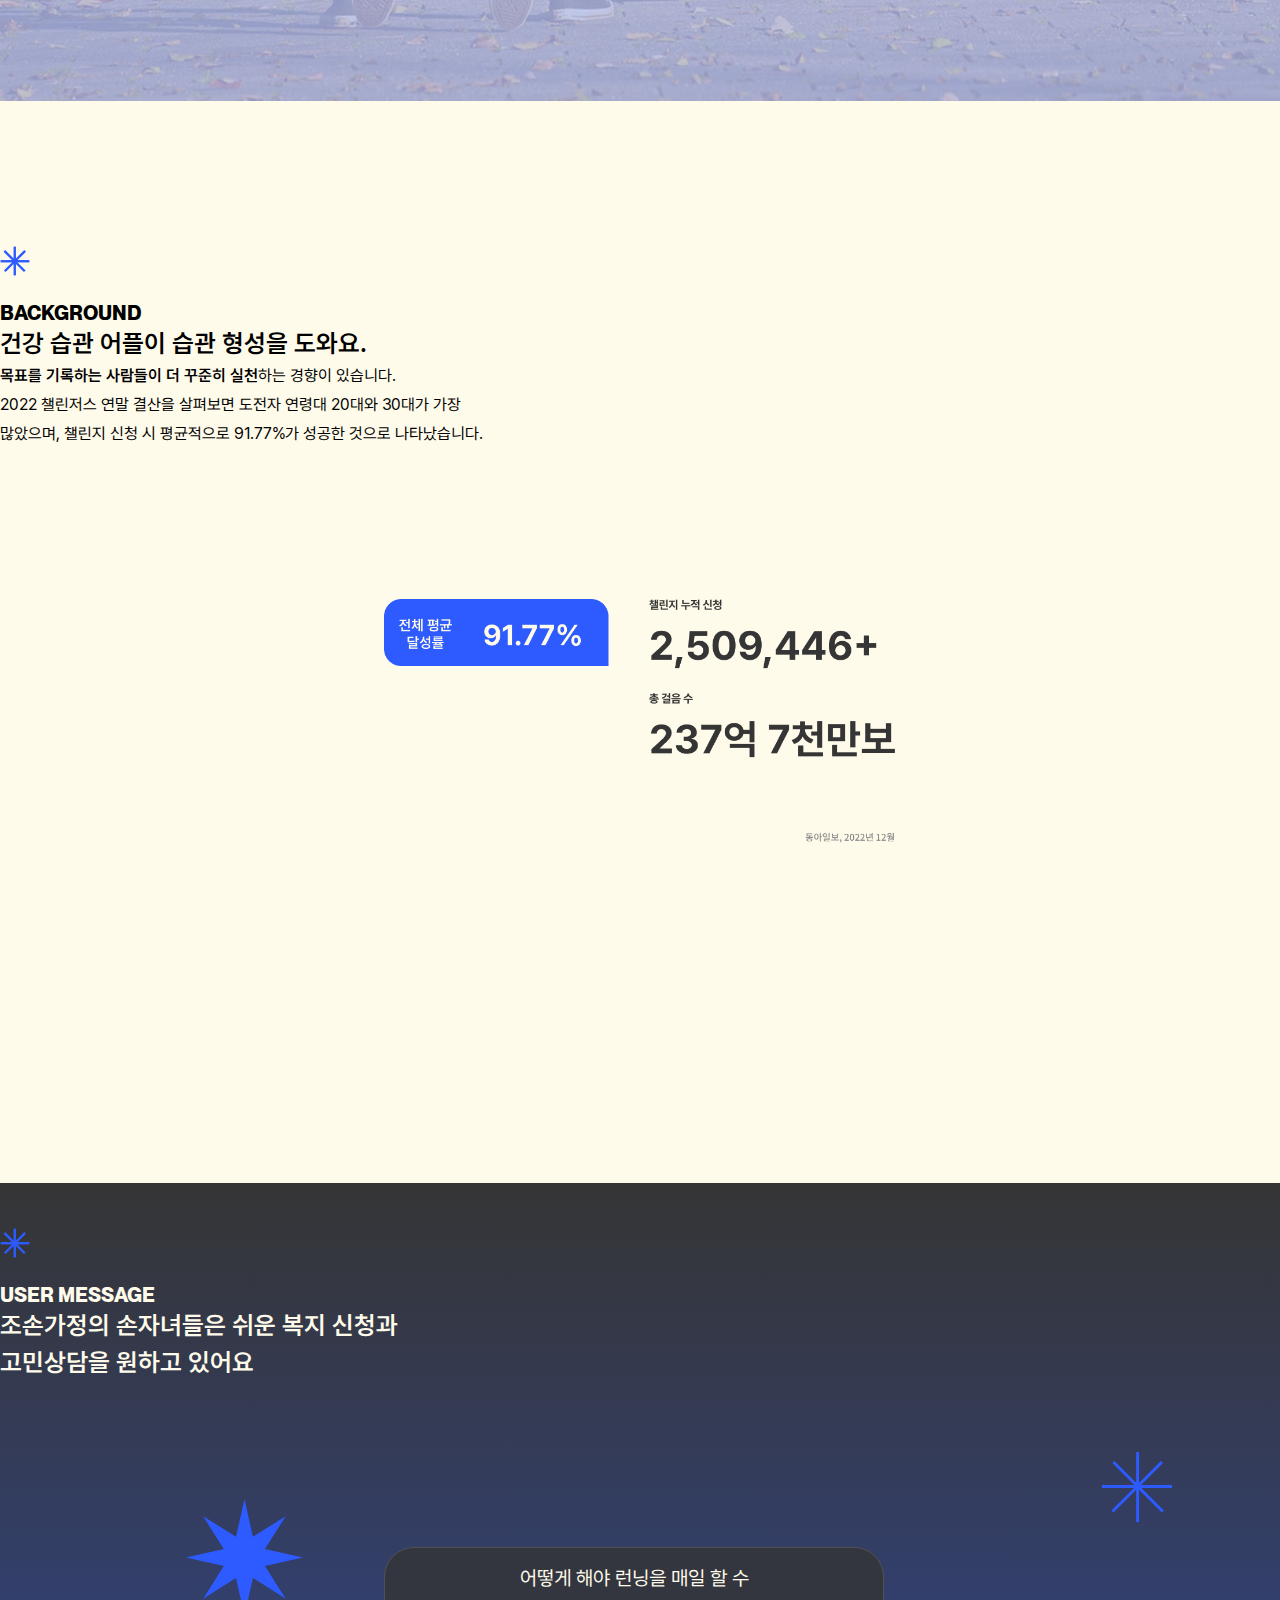
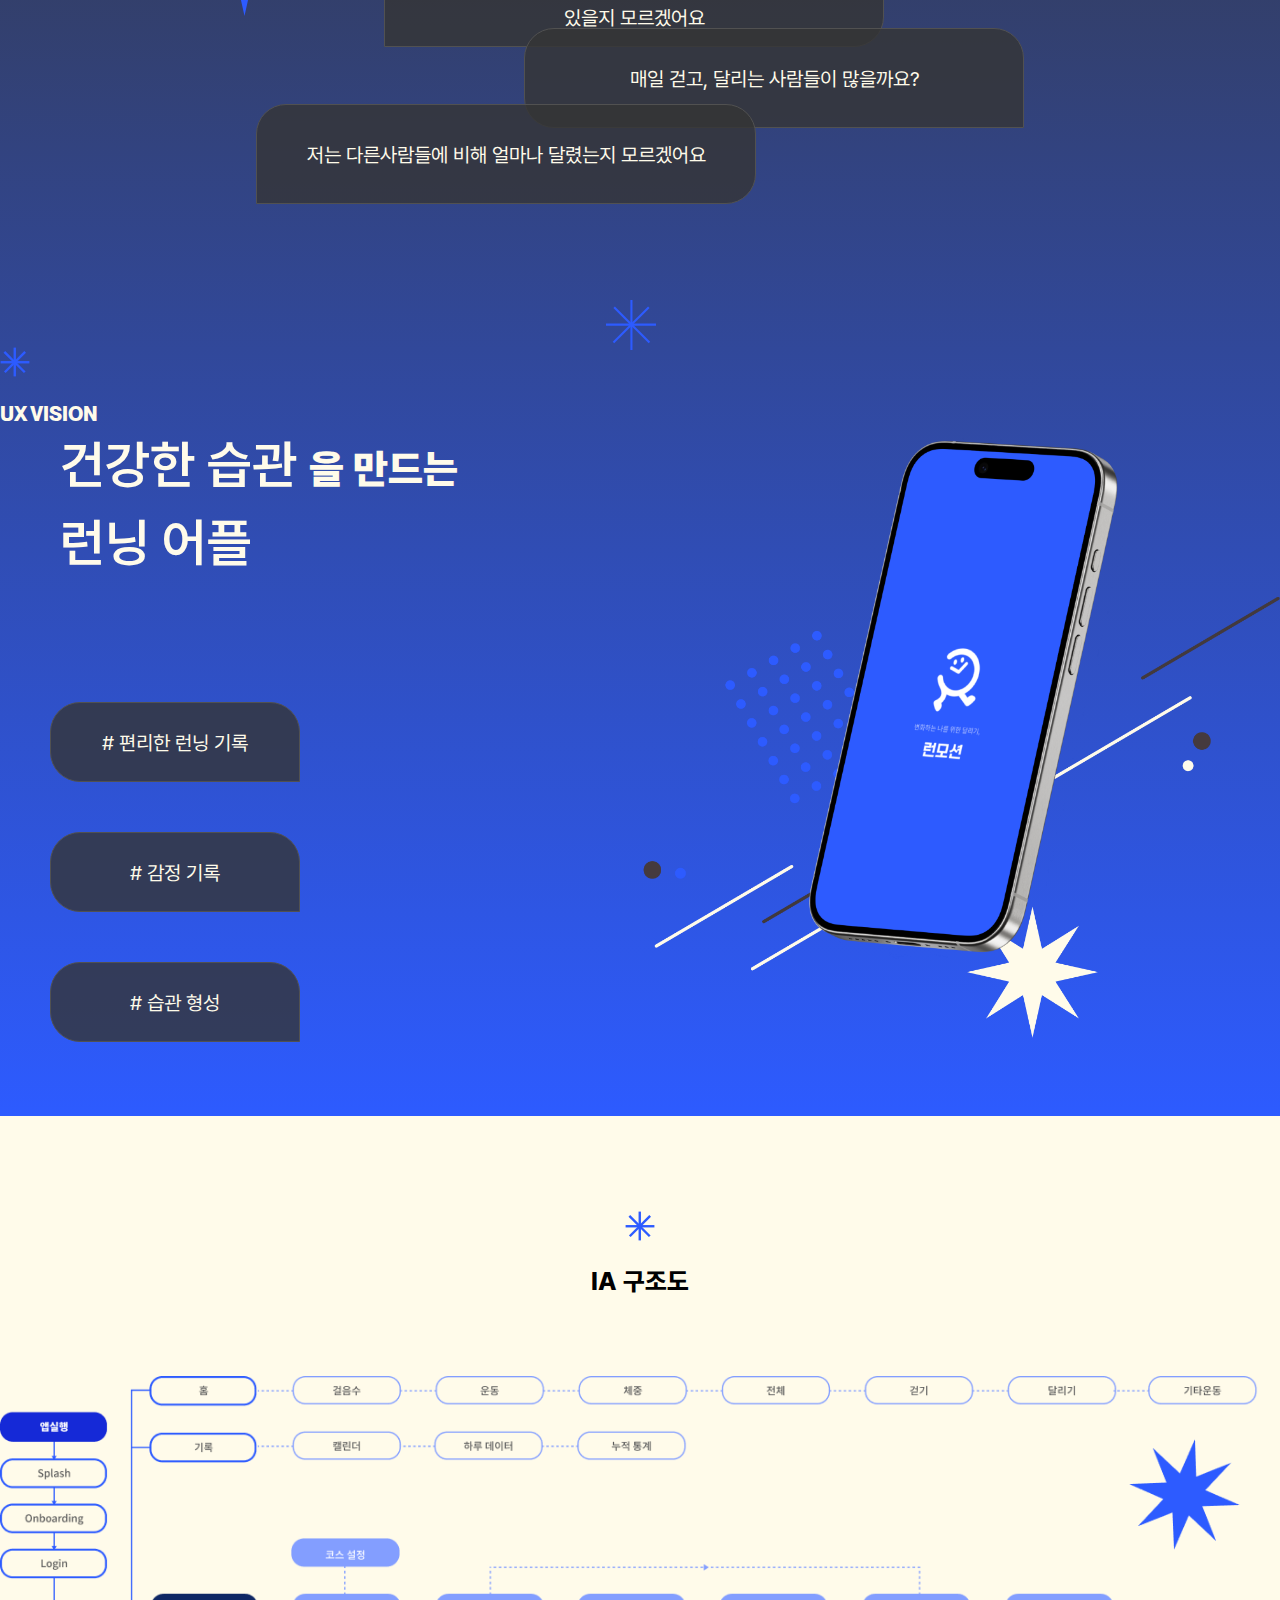
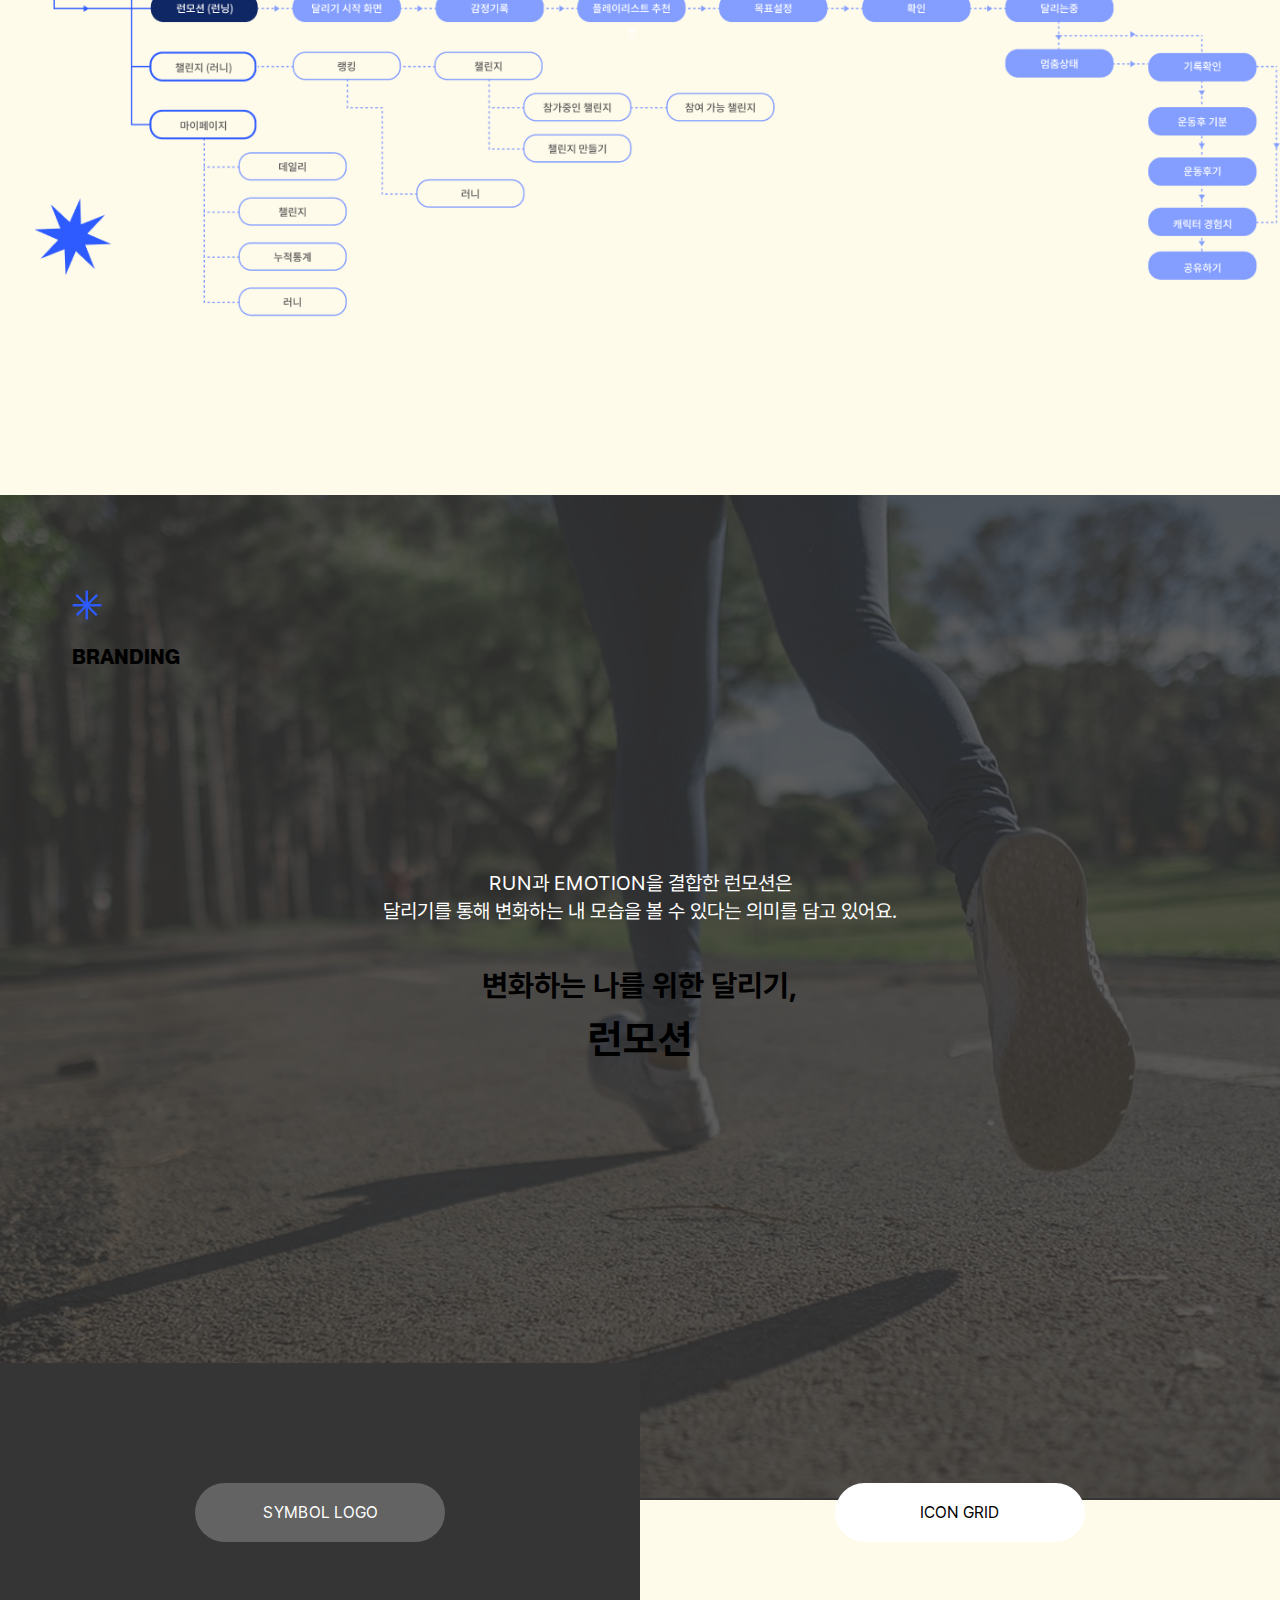
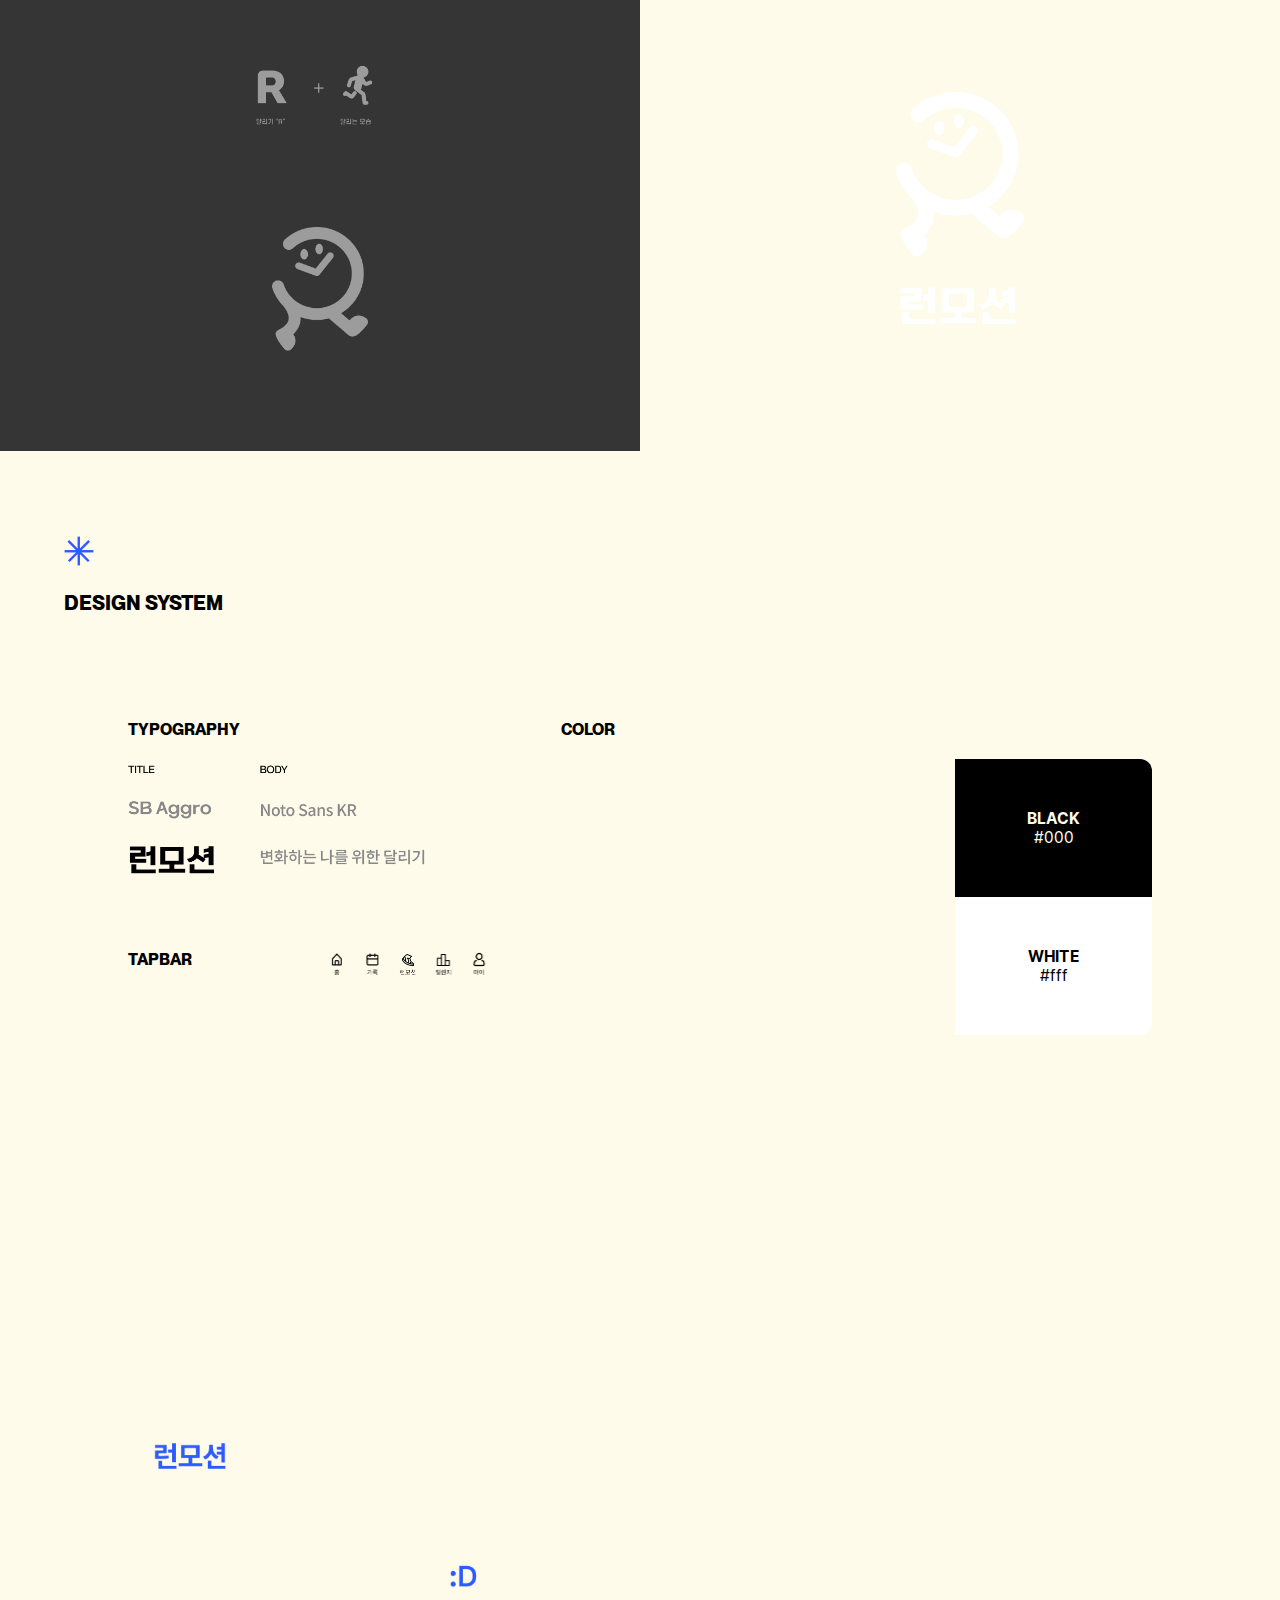
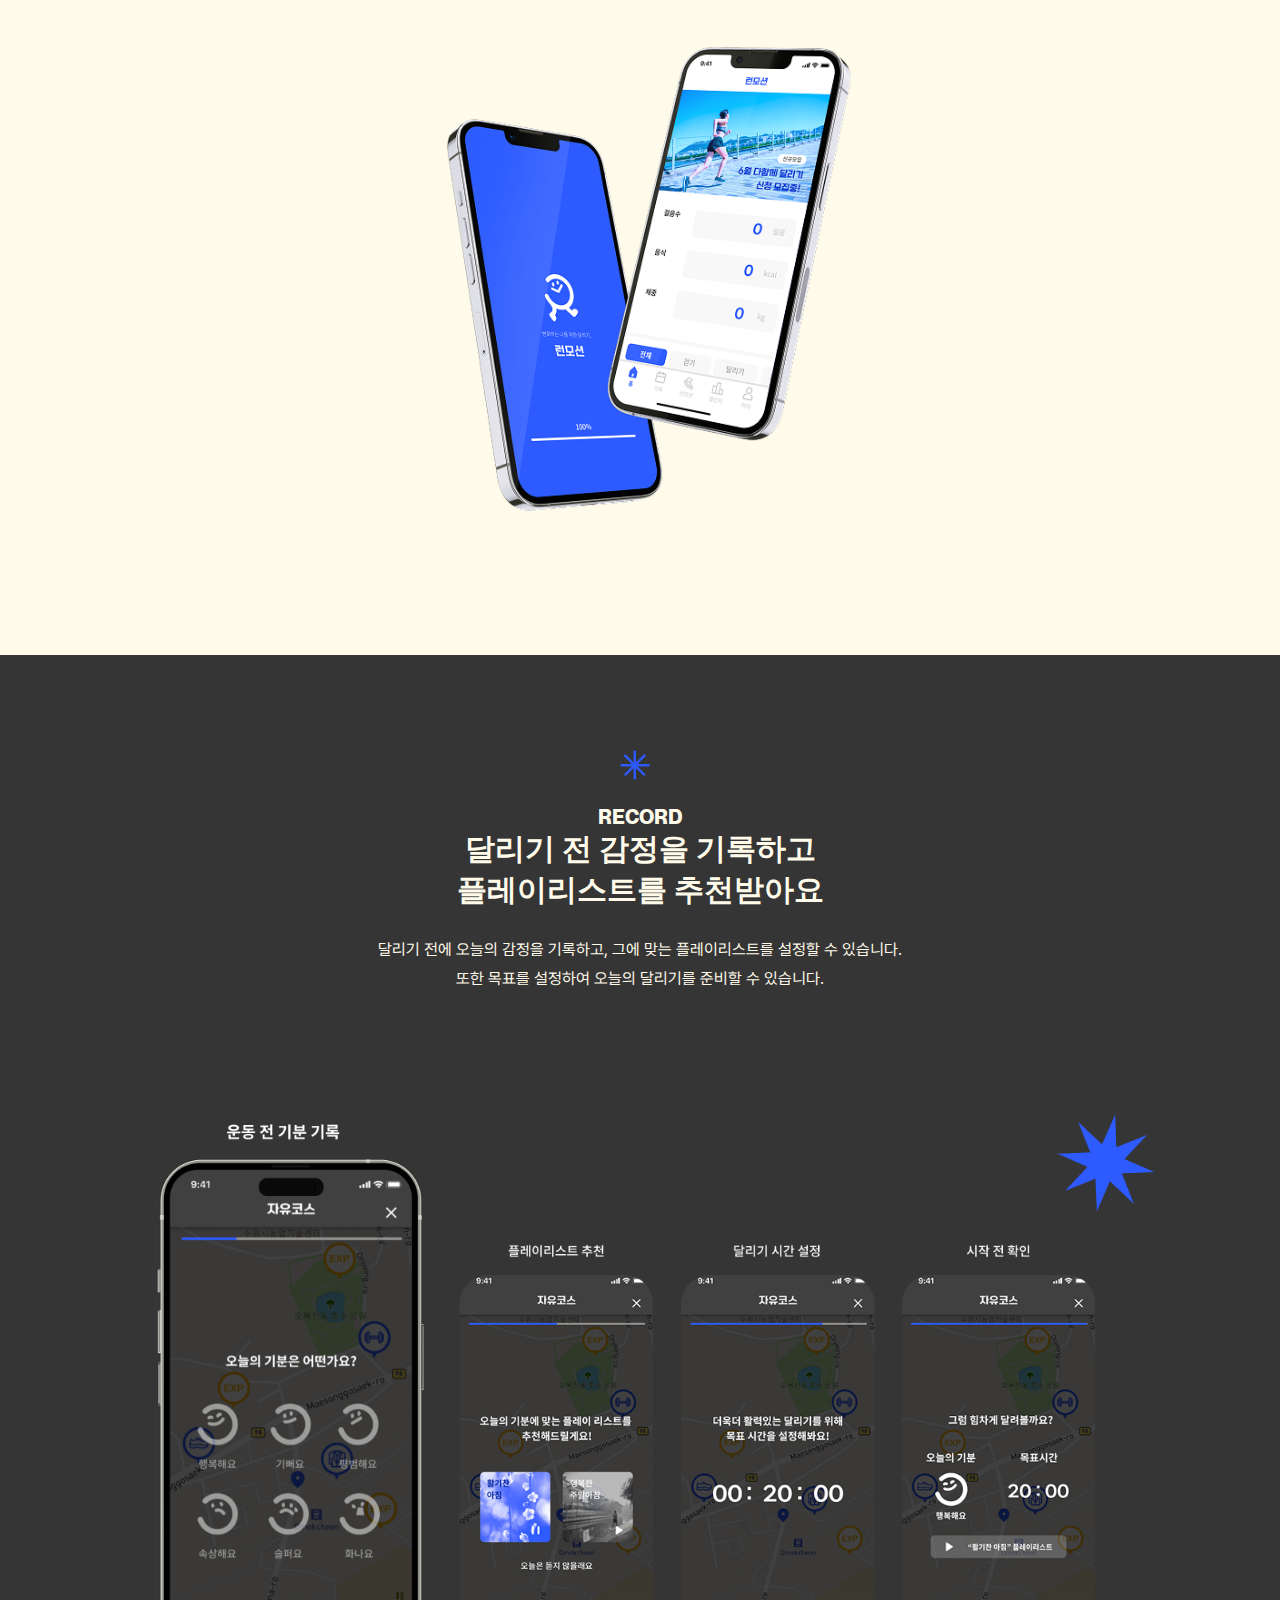
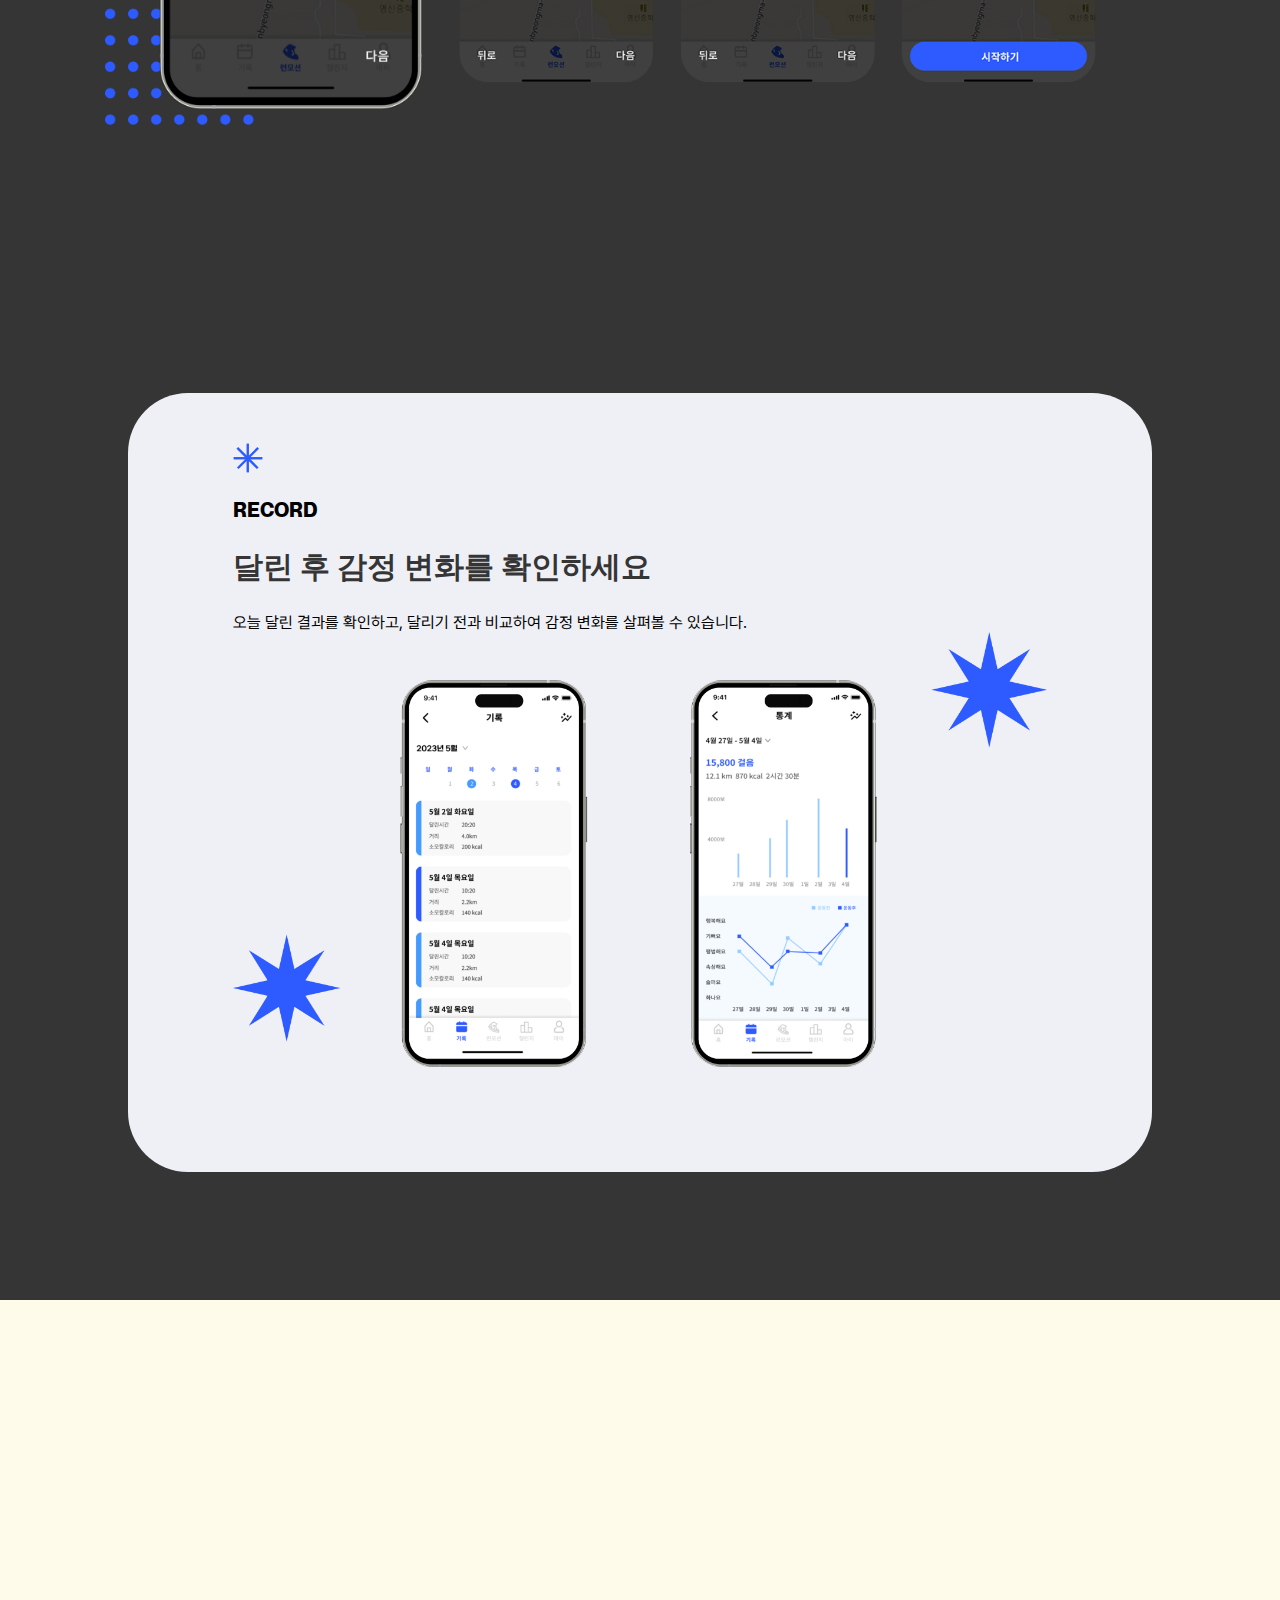
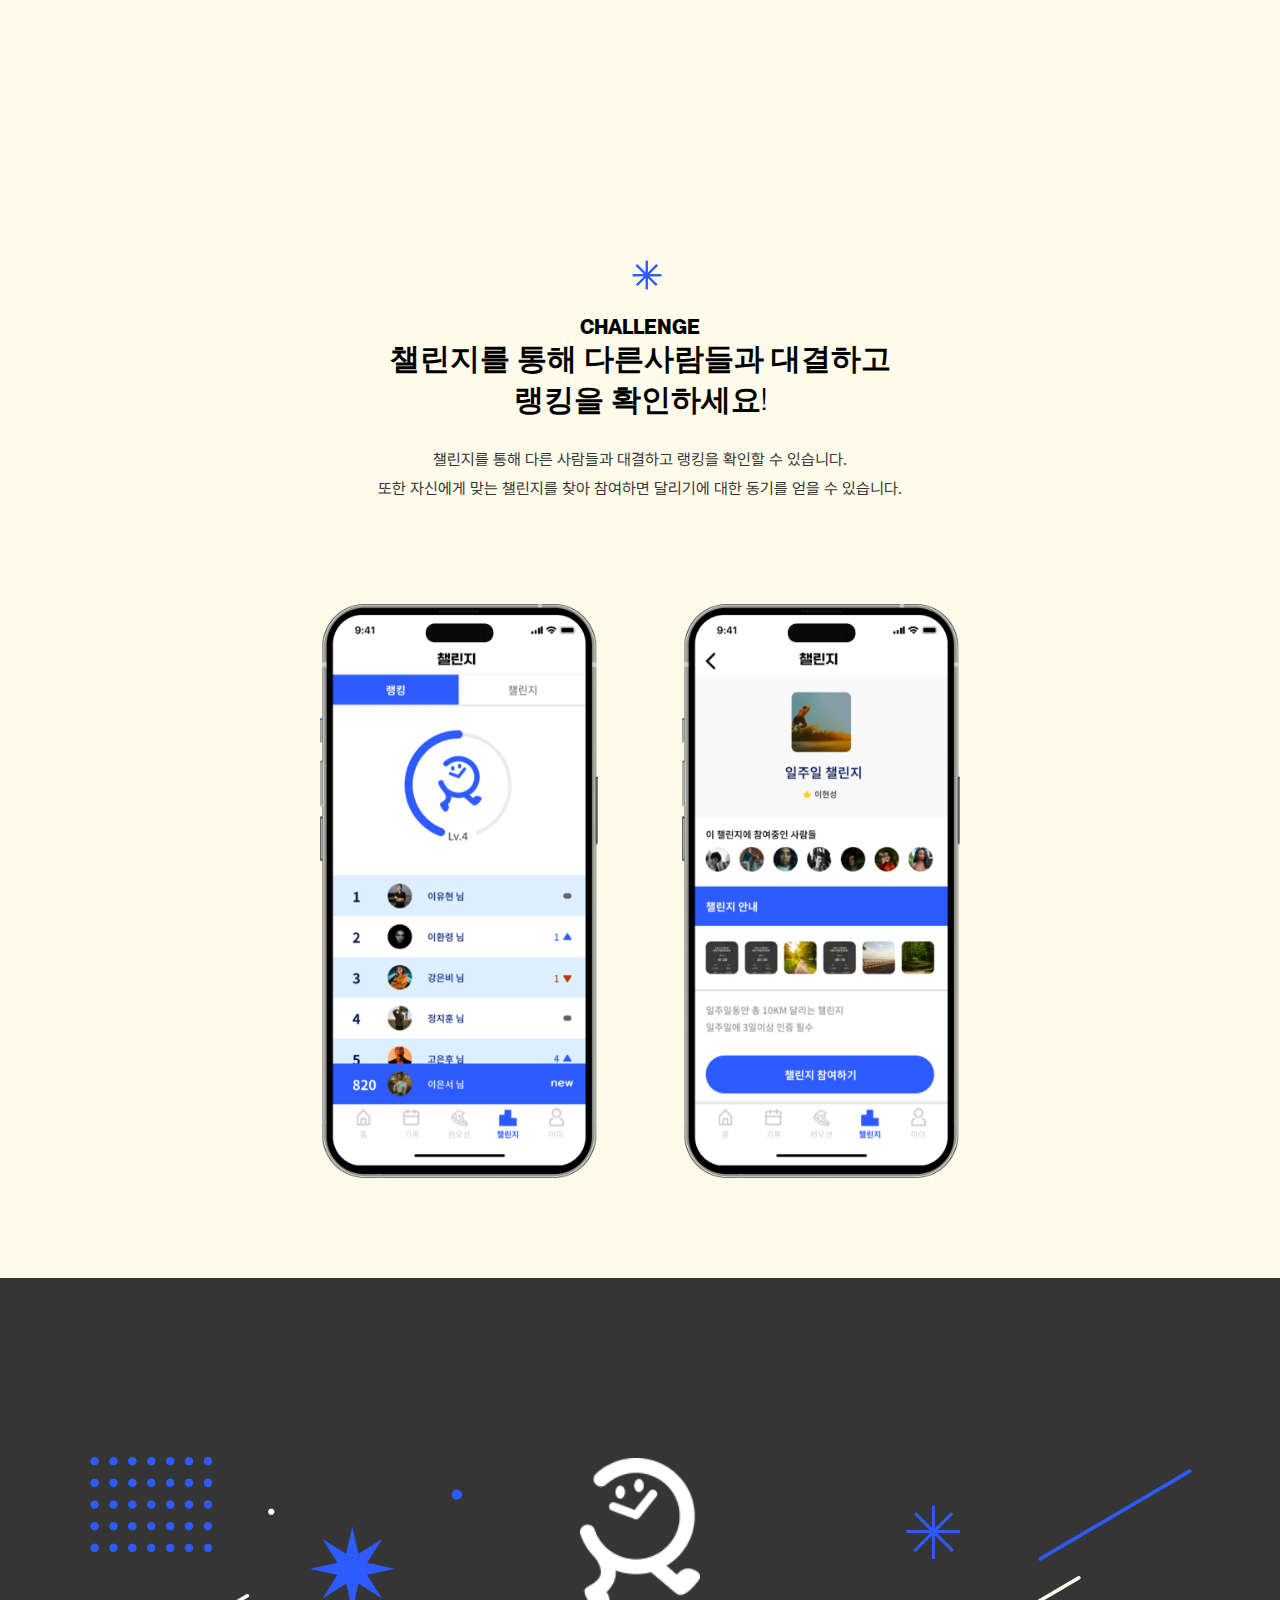
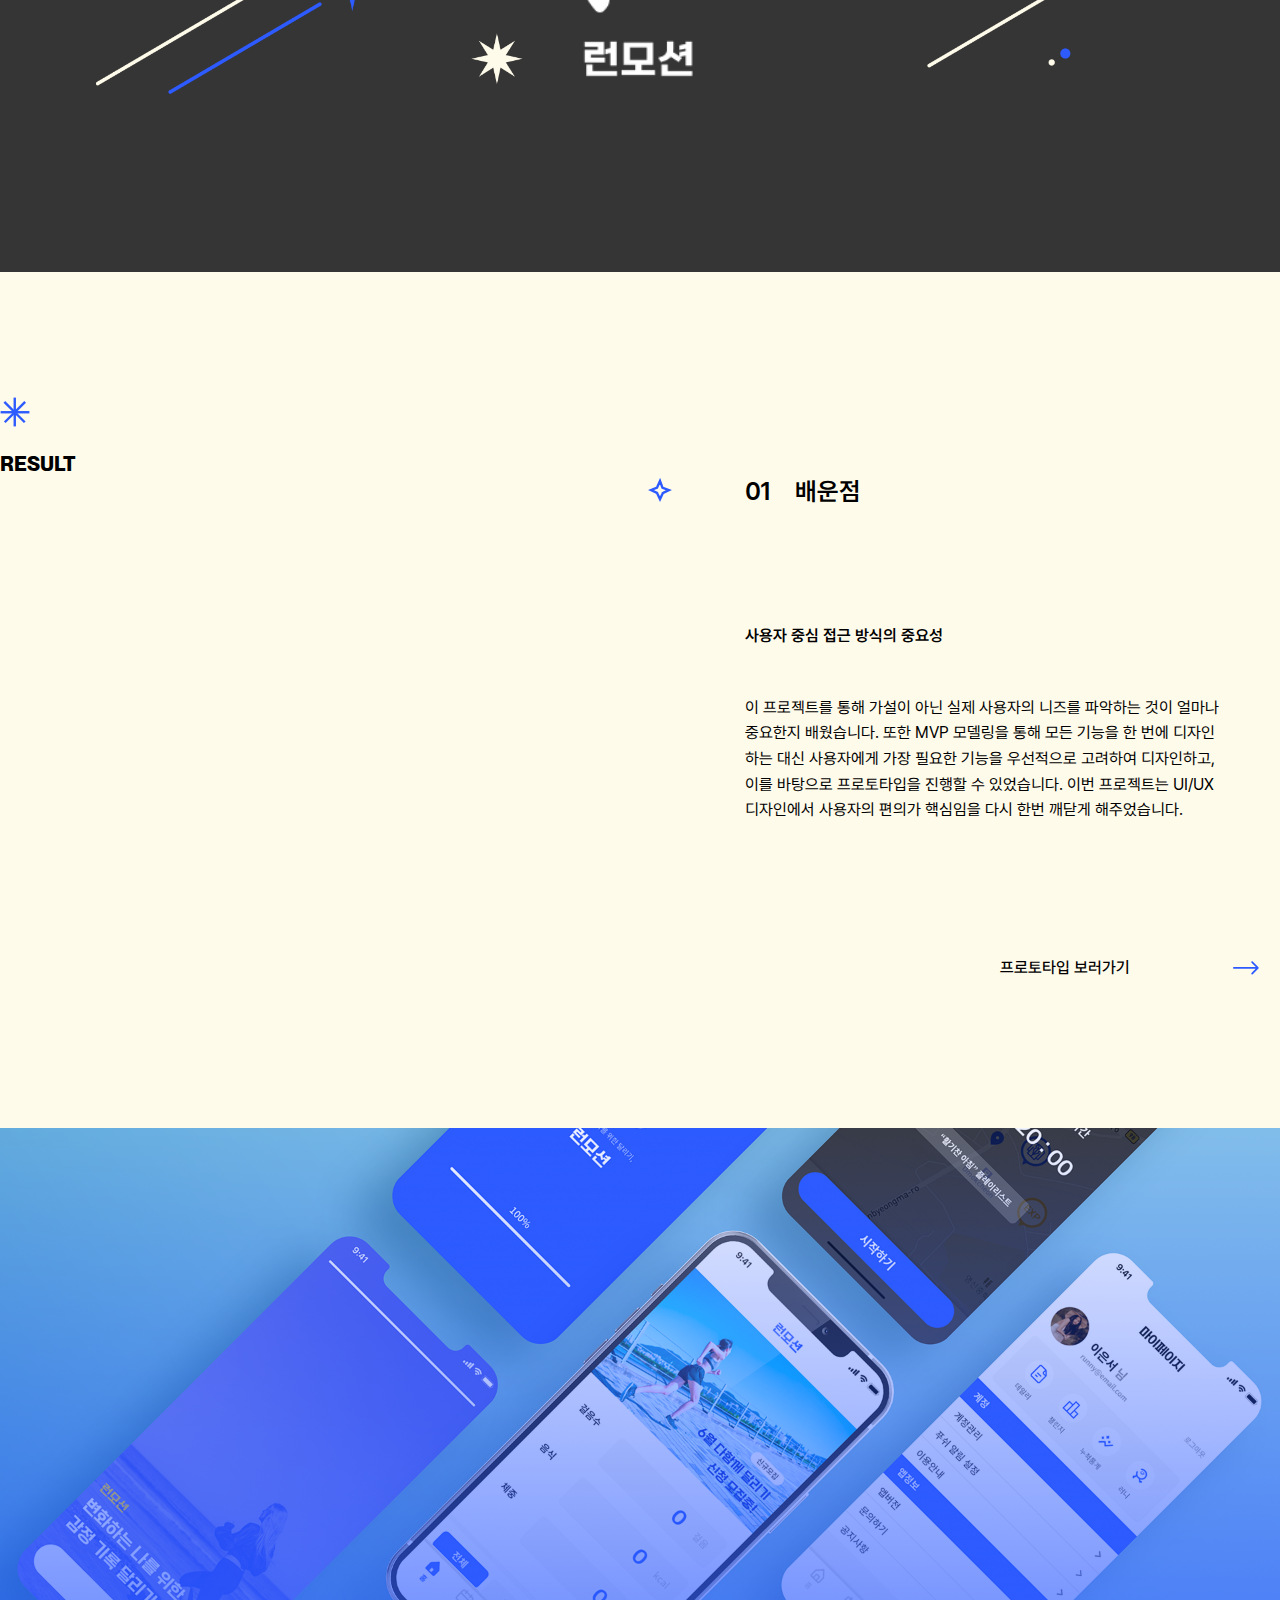
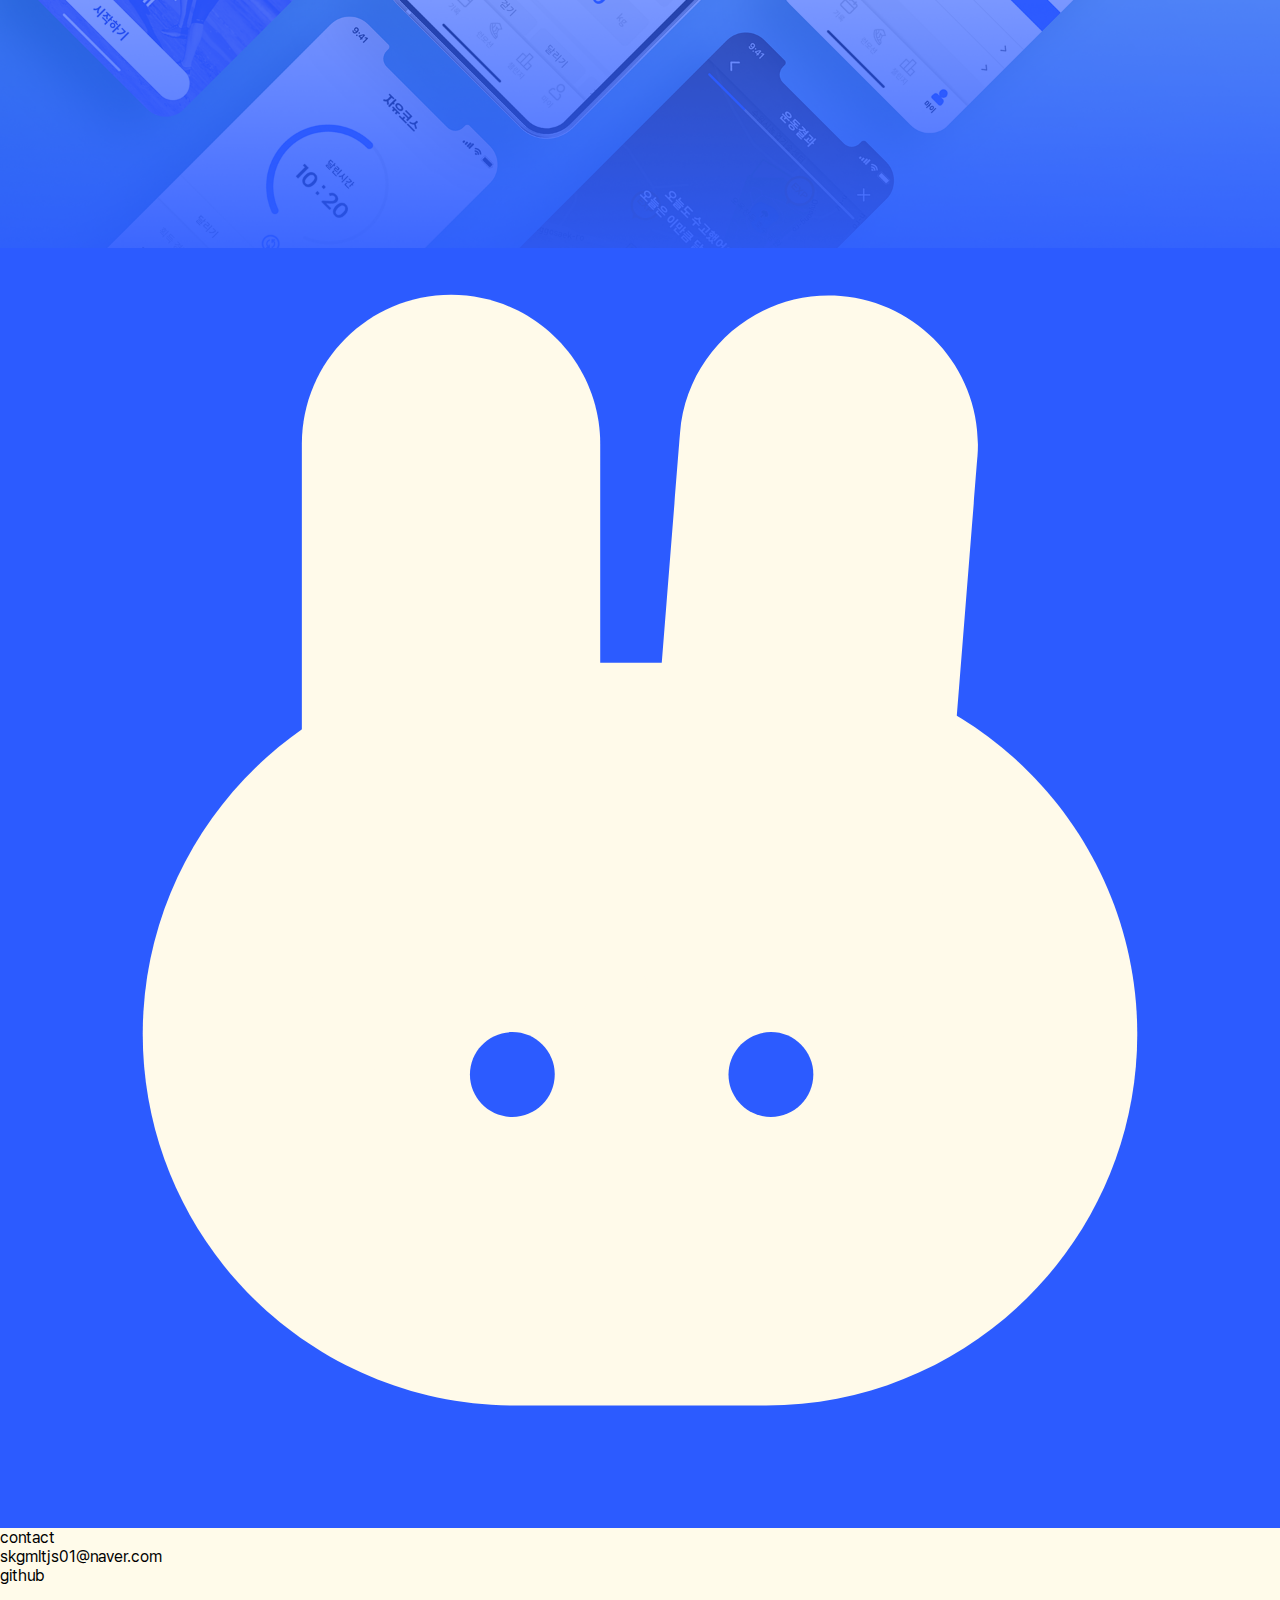
<file: Runmotion/detail.html>
<!DOCTYPE html>
<html lang="ko">

<head>
  <meta charset="UTF-8">
  <meta name="viewport" content="width=device-width,initial-scale=1,minimum-scale=1,maximum-scale=1,user-scalable=no">
  <title>런모션</title>


  <!-- favicon -->
  <link rel="icon" type="image/png" href="../images/favicon/android-icon-48x48.png" sizes="48x48">
  <link rel="icon" type="image/svg+xml" href="../images/favicon/favicon.svg">
  <link rel="shortcut icon" href="../images/favicon/favicon.ico">
  <link rel="manifest" href="../images/favicon/site.webmanifest">


  <!-- reset.css -->
  <link rel="stylesheet" href="../assets/styles/reset.min.css">

  <!-- global style -->
  <link rel="stylesheet" href="../assets/styles/common.css">
  <!-- layout: header, footer style -->
  <link rel="stylesheet" href="../assets/styles/layout.css">
  <link rel="stylesheet" href="../assets/styles/animation.css">
  <!-- css -->
  <link rel="stylesheet" href="./detail.css">

  <!-- lottie -->
  <script src="../assets/scripts/lottie.min.js"></script>

  <!-- js -->
  <script src="../assets/scripts/jquery-3.7.1.min.js"></script>
  <script defer src="../assets/scripts/global.js"></script>
  <script defer src="./detail.js"></script>

</head>


<body>

  <!--======== header ========-->
  <header class="padding-basic  flex-container">
    <a href="../index.html">
      <h1 class="main-logo ">logo</h1>
    </a>

    <!-- menu -->
    <nav>
      <ul class="gnb">
        <li><a href="../index.html"> MAIN </a></li>
        <li><a href="../index.html#project"> PROJECT </a></li>
        <li><a href="../index.html#skill"> SKILL </a></li>
        <li><a href="../index.html#aboutme"> ABOUTME </a></li>
        <li><a href="../index.html#contact"> CONTACT </a></li>
      </ul>
    </nav>

    <!-- menu- icon -->
    <div class="gnb-btn">
      <span class="line line-1"></span>
      <span class="line line-2"></span>
      <span class="line line-3"></span>
    </div>

  </header>




  <!--======== project-title ========-->
  <div class="project-title  grid-container ">

    <!-- 프로젝트 제목 묶음 -->
    <div class="title-wrapper padding-basic">
      <!-- 제목 위 이미지 애니메이션 -->
      <div class="shinig"></div>
      <!-- 프로젝트 타이틀 -->
      <p class="title-strong">
        런모션</p>
      <h2 class="title-name">
        <span class="title-ac">&nbsp;UXUI&nbsp; <br> &nbsp;DESIGN&nbsp;</span>
      </h2>
      <!-- 프로젝트 스킬과 기간, 이미지 -->
      <div class="title-skill">
        <img src="../images/skill-icons_figma.svg" alt="figma">
        <img src="../images/skill-icons_illust.svg" alt="illust">
      </div>
      <p class="title-text">
        개인 프로젝트
        <br>
        2023.03.11 ~ 2023.06.30
      </p>

      <!-- 뒤의 큰 글씨 -->
      <p class="title-big">런모션</p>
    </div>

    <!-- 프로젝트 이미지 -->
    <div class="title-img flex-container">
      <!-- 주변의 반짝이 애니메이션 -->
      <div class="shining"></div>
      <div class="shiningline "></div>
      <div class="shiningline2 "></div>
      <a href="https://www.figma.com/proto/VgAgkl6q16QaPmBDHkMHPe/%EB%9F%B0%EB%AA%A8%EC%85%98?page-id=120%3A1566&node-id=120-1582&viewport=495%2C623%2C0.1&t=aWHP8RH5l92wZMQi-1&scaling=scale-down&content-scaling=fixed&starting-point-node-id=120%3A1582"
        target="_blank">
        <img src="./images/title_img2.png" alt="desktop" class="img-desktop">
      </a>
      <!-- 뒤의 원형 -->
      <div class="title-circle"></div>
    </div>

  </div>


  <!--======== project-overview ========-->
  <div class="project-overview padding-basic">
    <div class="overview-wrapper">
      <h2 class="subject">OVERVIEW</h2>
      <h3 class="pr-title">
        <br> 운동을 <span class="title-ac"> &nbsp;꾸준히 </span> &nbsp;하고 싶은데 <br> 어떻게 해야할지 모르겠어요!</span>
      </h3>
      <p>
            런모션은 <span class="detail-ac">운동을 꾸준히 하기 어려운 사람들을 위해</span>만들어진 어플리케이션입니다.
        <br>이 프로젝트는 운동 전후의 감정과 운동 기록을 남겨, 사용자가 운동의 효과를
        <br>스스로 느끼고<span class="detail-ac">꾸준히 운동할 수 있도록 돕기 위해 디자인</span> 되었습니다.
      </p>
    </div>
  </div>


  <!--========  project-bg ========-->
  <div class="project-bg padding-basic">
    <!-- 작은 타이틀 -->
    <h2 class="subject">BACKGROUND</h2>
    <!-- 큰 타이틀 -->
    <h3 class="pr-title">
      건강 습관 어플이 <span class="title-ac2">습관 형성을 도와요.</span>
    </h3>
    <p class="pr-sub"><span class="detail-ac">목표를 기록하는 사람들이 더 꾸준히 실천</span>하는 경향이 있습니다. 
      <br>2022 챌린저스 연말 결산을 살펴보면 도전자 연령대  20대와 30대가 가장
      <br>많았으며, 챌린지 신청 시 평균적으로 91.77%가 성공한 것으로 나타났습니다.
      
    </p>
    <img src="./images/background.png" alt="background">
  </div>

  <div class="pr-cover">

    <!--======== project-ins ========-->
    <div class="project-ins padding-basic">
      <div class="deskresearch">
        <h2 class="subject">USER MESSAGE</h2>
        <h3 class="pr-title">
          조손가정의 손자녀들은<span class="title-ac2"> 쉬운 복지 신청과 <br> 고민상담</span>을 원하고 있어요
        </h3>
      </div>
      <ul class="desk-user-mes">
        <li>어떻게 해야 런닝을 매일 할 수 <br>있을지 모르겠어요</li>
        <li>매일 걷고, 달리는 사람들이 많을까요?</li>
        <li>저는 다른사람들에 비해 얼마나 달렸는지 모르겠어요</li>
      </ul>
    </div>
    <!--========  project-uxvision========-->
    <div class="project-uxvision  padding-basic">
      <h2 class="subject">UX VISION</h2>
      <div class="uxvision-wrapper">
        <div class="ux-introduce">
          <h3 class="pr-title">
            <span class="ac2"> 건강한 습관 </span><strong>을 만드는</strong>
            <br><span class="ac2"> 런닝 어플 </span>
          </h3>
          <div class="ux-keyword">
            <ul class="uxvision-keyword">
              <li># 편리한 런닝 기록</li>
              <li># 감정 기록</li>
              <li># 습관 형성</li>
            </ul>
          </div>
        </div>
        <img src="./images/uxvision_img.png" alt="ux vision">
      </div>
    </div>
  </div>
  </div>

  <!--========  project-ia ======== -->
  <div class="project-ia">
    <h2 class="subject">IA 구조도</h2>
    <div class="ia-wrapper padding-basic">
      <img src="./images/IA_img.png" alt="IA 구조도">
    </div>
  </div>


  <!--========  branding ========-->
  <div class="branding">
    <h2 class="subject">BRANDING</h2>
    <div class="branding-wrapper">
      <p class="info">RUN과 EMOTION을 결합한 런모션은 <br>달리기를 통해 변화하는 내 모습을 볼 수 있다는 의미를 담고 있어요.</p>
      <p class="info2">변화하는 나를 위한 달리기,</p>
      <h3>런모션</h3>
    </div>
    <div class="img"></div>
  </div>



  <!--========  symbol ========-->
  <div class="symbol-wrapper">
    <div class="symbol">
      <h3 class="subtitle">SYMBOL LOGO</h3>
      <div class="symbol-img">
        <img src="./images/symbol_info.png" alt="symbolinfo">
        <img src="./images/symbol01.png" alt="symbol">
      </div>
    </div>
    <div class="icongrid">
      <h3 class="subtitle">ICON GRID</h3>
      <img src="./images/icongrid.png" alt="icongrid">
    </div>
  </div>

 
  <!--========  DESGIN SYSTEM  ========-->
  <div class="project-design padding-basic">
    <!-- 작은 타이틀 -->
    <h2 class="subject">DESIGN <span class="br"> SYSTEM</span></h2>

    <div class="design-wrapper grid-container">
      <!-- 타이포 -->
      <div class="design-typo">
        <h4>TYPOGRAPHY</h4>
        <img src="./images/font.png" alt="font">
      </div>

    

      <!-- tapbar -->
      <div class="design-tapbar">
        <h4>TAPBAR</h4>
        <img src="./images/tapbar_img.png" alt="탭바">
      </div>


      <!-- 컬러 -->
      <div class="design-color">
        <h4>COLOR</h4>
        <div class="color-wrapper  grid-container ">
          <div class="idx1 idx">
            <strong>PRIMARY</strong>
            <p>#2D5BFF</p>
          </div>
          <div class="idx2 idx">
            <strong>SECONDARY</strong>
            <p>#FFCE22 </p>
          </div>
          <div class="idx3 idx">
            <strong>BLACK</strong>
            <p>#000</p>
          </div>
          <div class="idx4 idx">
            <strong>WHITE</strong>
            <p>#fff</p>
          </div>
        </div>

      </div>
    </div>
  </div>

  <!--========  prototype-title ========-->
  <div class="prototype-title ">
    <div class="prototype-title-wrapper ">
      <div class="prototype-title-wrapper-txt">
      <img src="./images/prototype-title-img.png" alt="prototype-img" class="prototype-img">
      </div>
      <img src="./images/title_img.png" alt="프로토타입">
    </div>
  </div>


  <!--========  prototype-home======== -->
  <div class="prototype-home padding-lg">
    <h2 class="subject">RECORD</h2>
    <div class="prototype-home-wrapper">
      <div class="prototype-home-txt">
        <h3>달리기 전 감정을 기록하고
          <br>플레이리스트를 추천받아요
        </h3>
        <p>
          달리기 전에 오늘의 감정을 기록하고, 그에 맞는 플레이리스트를 설정할 수 있습니다. 
          <br>또한 목표를 설정하여 오늘의 달리기를 준비할 수 있습니다.
        </p>
      </div>
      <img src="./images/home_img.png" alt="prototype_home">
    </div>
  </div>

  <!--========  prototype-report ======== -->
  <div class="prototype-report padding-lg">
    <div class="prototype-reprt-wrapper-wra">
      <h2 class="subject">RECORD</h2>
      <div class="prototype-report-wrapper">
        <div class="prototype-report-txt">
          <h3>달린 후 감정 변화를 확인하세요 </h3>
          <p>오늘 달린 결과를 확인하고, 달리기 전과 비교하여 감정 변화를 살펴볼 수 있습니다.</p>
        </div>
        <img src="./images/prototype_report.png" alt="prototype_report">
      </div>
    </div>
  </div>




  <!--========  prototype-question ======== -->
  <div class="prototype-question">
    <img src="./images/question_img.png" alt="질문">
    <p>다른사람들과 함께<br>달리기는 안되나요?</p>
  </div>


  <!--========  prototype-chat======== -->
  <div class="prototype-chat">
    <h2 class="subject">CHALLENGE</h2>

    <div class="commu-wrapper">
      <div class="commu-txt">
        <h3 class="pr-title">챌린지를 통해 다른사람들과 대결하고
          <br>랭킹을 확인하세요!
        </h3>
        <p>
          챌린지를 통해 다른 사람들과 대결하고 랭킹을 확인할 수 있습니다.
          <br>또한 자신에게 맞는 챌린지를 찾아 참여하면 달리기에 대한 동기를 얻을 수 있습니다.
        </p>
      </div>

      <img src="./images/chat.png" alt="prototype-chat">
    </div>
  </div>


    <!--========  prototype-logo ======== -->
    <div class="prototype-logo">
      <img src="./images/prototype-logo.png" alt="부모로와">
    </div>
  
  <!--========  RESULT ======== -->
  <div class="project-result padding-basic">
    <!-- 작은 타이틀 -->
    <h2 class="subject">RESULT</h2>

    <!-- 프로젝트 리뷰 -->
    <h3 class="review-wrapper">01 &nbsp;&nbsp; 배운점</h3>
    <ul class="review">
      <li>
        <strong>사용자 중심 접근 방식의 중요성</strong>
        <p>이 프로젝트를 통해 가설이 아닌 실제 사용자의 니즈를 파악하는 것이 얼마나 중요한지 배웠습니다. 또한 MVP 모델링을 통해 모든 기능을 한 번에 디자인하는 대신 사용자에게 가장 필요한 기능을 우선적으로 고려하여 디자인하고, 이를 바탕으로 프로토타입을 진행할 수 있었습니다. 이번 프로젝트는 UI/UX 디자인에서 사용자의 편의가 핵심임을 다시 한번 깨닫게 해주었습니다.</p>
      </li>
    </ul>

    <div class="project-btn grid-container">
      <a href="https://www.figma.com/proto/VgAgkl6q16QaPmBDHkMHPe/%EB%9F%B0%EB%AA%A8%EC%85%98?page-id=120%3A1566&node-id=120-1582&viewport=495%2C623%2C0.1&t=aWHP8RH5l92wZMQi-1&scaling=scale-down&content-scaling=fixed&starting-point-node-id=120%3A1582"
        target="_blank" class="flex-container"> 프로토타입 보러가기 <div class="arrow"></div></a>


    </div>
  </div>

  <!--========  project-all-img ======== -->
  <div class="all-img"></div>



  <!--======== footer ========-->
  <footer class="grid-container">

    <div class="rabbit ">
      <a href="https://small-slug-1ef.notion.site/12358b8e394380f3b004f47d72bd5586?pvs=4" target="_blank"
        id="rabbit2"></a>
    </div>
    <div class="footer-info">
      <p>contact</p>
      <h3>skgmltjs01@naver.com</h3>
      <ul class="footer-info-list">
        <li><a href="https://github.com/Heeseon1215" target="_blank">github <img src="../images/arrow_next.svg"
              alt="화살표"></a></li>
        <li><a href="https://github.com/Heeseon1215/study" target="_blank">기록일지 <img src="../images/arrow_next.svg"
              alt="화살표"></a></li>
        <li><a href="https://small-slug-1ef.notion.site/STUDY-RECORD-12d58b8e39438079bce4d47de934e2ca"
            target="_blank">study <img src="../images/arrow_next.svg" alt="화살표"> </a></li>
      </ul>
    </div>
    <div class="footer-container">
      <p class="footer-name">NA HEE SEON</p>
    </div>
  </footer>
  </footer>

</body>

</html>
</file>
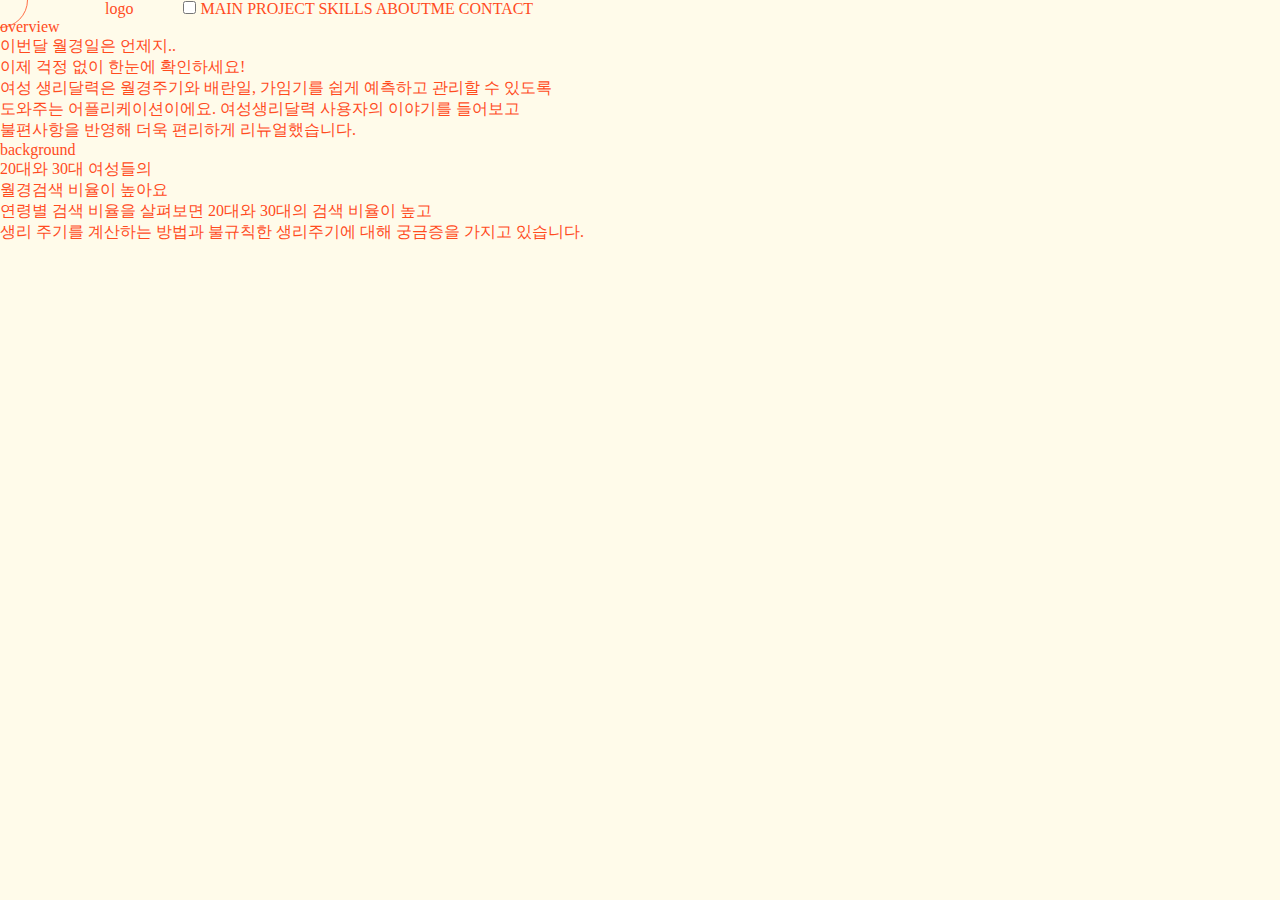
<file: project/project1/project1.html>
<!DOCTYPE html>
<html lang="ko">

<head>
  <meta charset="UTF-8">
  <meta name="viewport" content="width=device-width,initial-scale=1,minimum-scale=1,maximum-scale=1,user-scalable=no">
  <title>여성 생리 달력</title>

  <!-- reset.css -->
  <link rel="stylesheet" href="../../assets/styles/reset.min.css">

  <!-- favicon -->
  <link rel="icon" type="image/png" href="../../images/favicon/android-icon-48x48.png" sizes="48x48">
  <link rel="icon" type="image/svg+xml" href="../../images/favicon/favicon.svg">
  <link rel="shortcut icon" href="../../images/favicon/favicon.ico">
  <link rel="manifest" href="../../images/favicon/site.webmanifest">

  <!-- global style -->
  <link rel="stylesheet" href="../../assets/styles/common.css">
  <!-- layout: header, footer style -->
  <!-- <link rel="stylesheet" href="../../assets/styles/layout.css"> -->


  <!-- js -->
  <script src="../../assets/scripts/jquery-3.7.1.min.js"></script>
  <script defer src="../../assets/scripts/index.js"></script>
  


</head>

<body>




  <!-- header -->
  <header class="header flex-container padding-lg">
    <h1 class="logo" cursor-class="link1">logo</h1>


    <!-- nav -->
    <nav class="menu header-nav padding-sm" cursor-class="link1">
      <input type="checkbox" href="#" class="menu-open" name="menu-open" id="menu-open" />
      <label class="menu-open-button" for="menu-open">
        <span class="lines line-1"></span>
        <span class="lines line-2"></span>
        <span class="lines line-3"></span>
      </label>

      <a href="#" class="menu-item menu-aboutme"> MAIN </a>
      <a href="#" class="menu-item menu-aboutme"> PROJECT </a>
      <a href="#" class="menu-item menu-aboutme"> SKILLS </a>
      <a href="#" class="menu-item menu-aboutme"> ABOUTME </a>
      <a href="#" class="menu-item menu-contact">CONTACT </a>

  </header>


  <!-- project-title -->
   

  <!-- project-overview -->
  <div class="project-overview">
    <div class="project-overview-wrapper">
      <h2>overview</h2>
      <div class="project-overview-title">
        <h3>이번달 월경일은 언제지..
          <br>이제 걱정 없이 한눈에 확인하세요!</h3>
      </div>
      <div class="project-overview-explanation">
        <p>여성 생리달력은 월경주기와 배란일, 가임기를 쉽게 예측하고 관리할 수 있도록
          <br>도와주는 어플리케이션이에요. 여성생리달력 사용자의 이야기를 들어보고
          <br>불편사항을 반영해 더욱 편리하게 리뉴얼했습니다.
        </p>
      </div>
    </div>
  </div>
  <!-- project-background -->
    <div class="project-background">
      <div class="project-background-wrapper">
        <h2>background</h2>
        <div class="project-background-title">
          <h3>20대와 30대 여성들의
            <br>월경검색 비율이 높아요</h3>
        </div>
        <div class="project-background-explanation">
          <p>연령별 검색 비율을 살펴보면 20대와 30대의 검색 비율이 높고
            <br>생리 주기를 계산하는 방법과 불규칙한 생리주기에 대해 궁금증을 가지고 있습니다. 
          </p>
      </div>
    </div>

  <!-- project-deskreserach -->

  <!-- project-uxvision -->

  <!-- project-ia -->

  <!-- project-workflow -->

  <!-- project-designsystem -->

  <!-- prototype-title -->


  <!-- prototype-home -->


  <!-- prototype-report -->


  <!-- prototype-question -->


  <!-- prototype-community -->


  <!-- prototype-logo -->


  <!-- prototype-review -->


  <!-- prototype-images -->



  <!-- cursor -->
  <div id="cursor">
    <div class="cursor-circle"></div>
  </div>




</body>

</html>
</file>
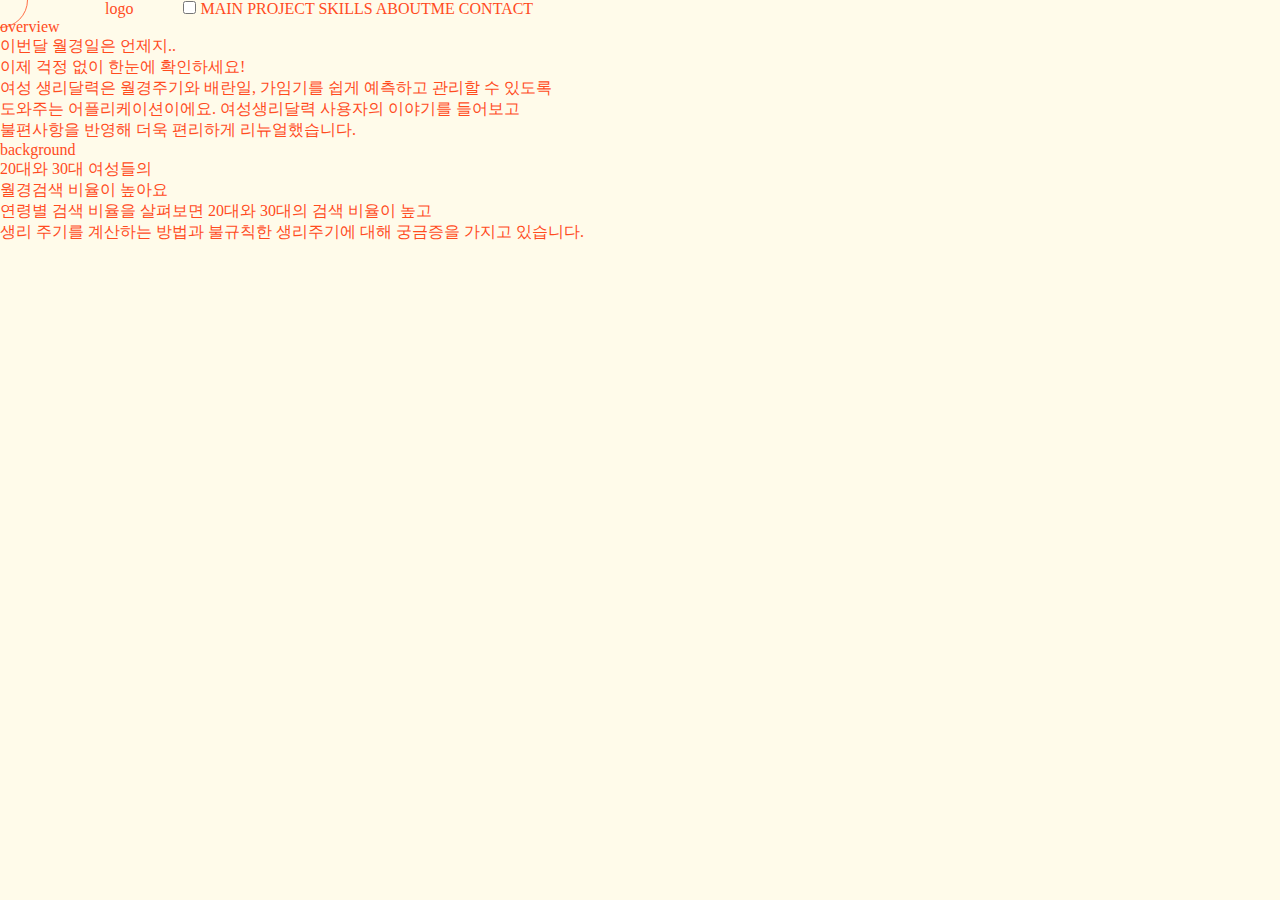
<file: project/project2/project2.html>
<!DOCTYPE html>
<html lang="ko">

<head>
  <meta charset="UTF-8">
  <meta name="viewport" content="width=device-width,initial-scale=1,minimum-scale=1,maximum-scale=1,user-scalable=no">
  <title>여성 생리 달력</title>

  <!-- reset.css -->
  <link rel="stylesheet" href="../../assets/styles/reset.min.css">

  <!-- favicon -->
  <link rel="icon" type="image/png" href="../../images/favicon/android-icon-48x48.png" sizes="48x48">
  <link rel="icon" type="image/svg+xml" href="../../images/favicon/favicon.svg">
  <link rel="shortcut icon" href="../../images/favicon/favicon.ico">
  <link rel="manifest" href="../../images/favicon/site.webmanifest">

  <!-- global style -->
  <link rel="stylesheet" href="../../assets/styles/common.css">
  <!-- layout: header, footer style -->
  <!-- <link rel="stylesheet" href="../../assets/styles/layout.css"> -->


  <!-- js -->
  <script src="../../assets/scripts/jquery-3.7.1.min.js"></script>
  <script defer src="../../assets/scripts/index.js"></script>
  


</head>

<body>




  <!-- header -->
  <header class="header flex-container padding-lg">
    <h1 class="logo" cursor-class="link1">logo</h1>


    <!-- nav -->
    <nav class="menu header-nav padding-sm" cursor-class="link1">
      <input type="checkbox" href="#" class="menu-open" name="menu-open" id="menu-open" />
      <label class="menu-open-button" for="menu-open">
        <span class="lines line-1"></span>
        <span class="lines line-2"></span>
        <span class="lines line-3"></span>
      </label>

      <a href="#" class="menu-item menu-aboutme"> MAIN </a>
      <a href="#" class="menu-item menu-aboutme"> PROJECT </a>
      <a href="#" class="menu-item menu-aboutme"> SKILLS </a>
      <a href="#" class="menu-item menu-aboutme"> ABOUTME </a>
      <a href="#" class="menu-item menu-contact">CONTACT </a>

  </header>


  <!-- project-title -->

  <!-- project-overview -->
  <div class="project-overview">
    <div class="project-overview-wrapper">
      <h2>overview</h2>
      <div class="project-overview-title">
        <h3>이번달 월경일은 언제지..
          <br>이제 걱정 없이 한눈에 확인하세요!</h3>
      </div>
      <div class="project-overview-explanation">
        <p>여성 생리달력은 월경주기와 배란일, 가임기를 쉽게 예측하고 관리할 수 있도록
          <br>도와주는 어플리케이션이에요. 여성생리달력 사용자의 이야기를 들어보고
          <br>불편사항을 반영해 더욱 편리하게 리뉴얼했습니다.
        </p>
      </div>
    </div>
  </div>
  <!-- project-background -->
    <div class="project-background">
      <div class="project-background-wrapper">
        <h2>background</h2>
        <div class="project-background-title">
          <h3>20대와 30대 여성들의
            <br>월경검색 비율이 높아요</h3>
        </div>
        <div class="project-background-explanation">
          <p>연령별 검색 비율을 살펴보면 20대와 30대의 검색 비율이 높고
            <br>생리 주기를 계산하는 방법과 불규칙한 생리주기에 대해 궁금증을 가지고 있습니다. 
          </p>
      </div>
    </div>

  <!-- project-deskreserach -->

  <!-- project-uxvision -->

  <!-- project-ia -->

  <!-- project-workflow -->

  <!-- project-designsystem -->

  <!-- prototype-title -->


  <!-- prototype-home -->


  <!-- prototype-report -->


  <!-- prototype-question -->


  <!-- prototype-community -->


  <!-- prototype-logo -->


  <!-- prototype-review -->


  <!-- prototype-images -->



  <!-- cursor -->
  <div id="cursor">
    <div class="cursor-circle"></div>
  </div>




</body>

</html>
</file>
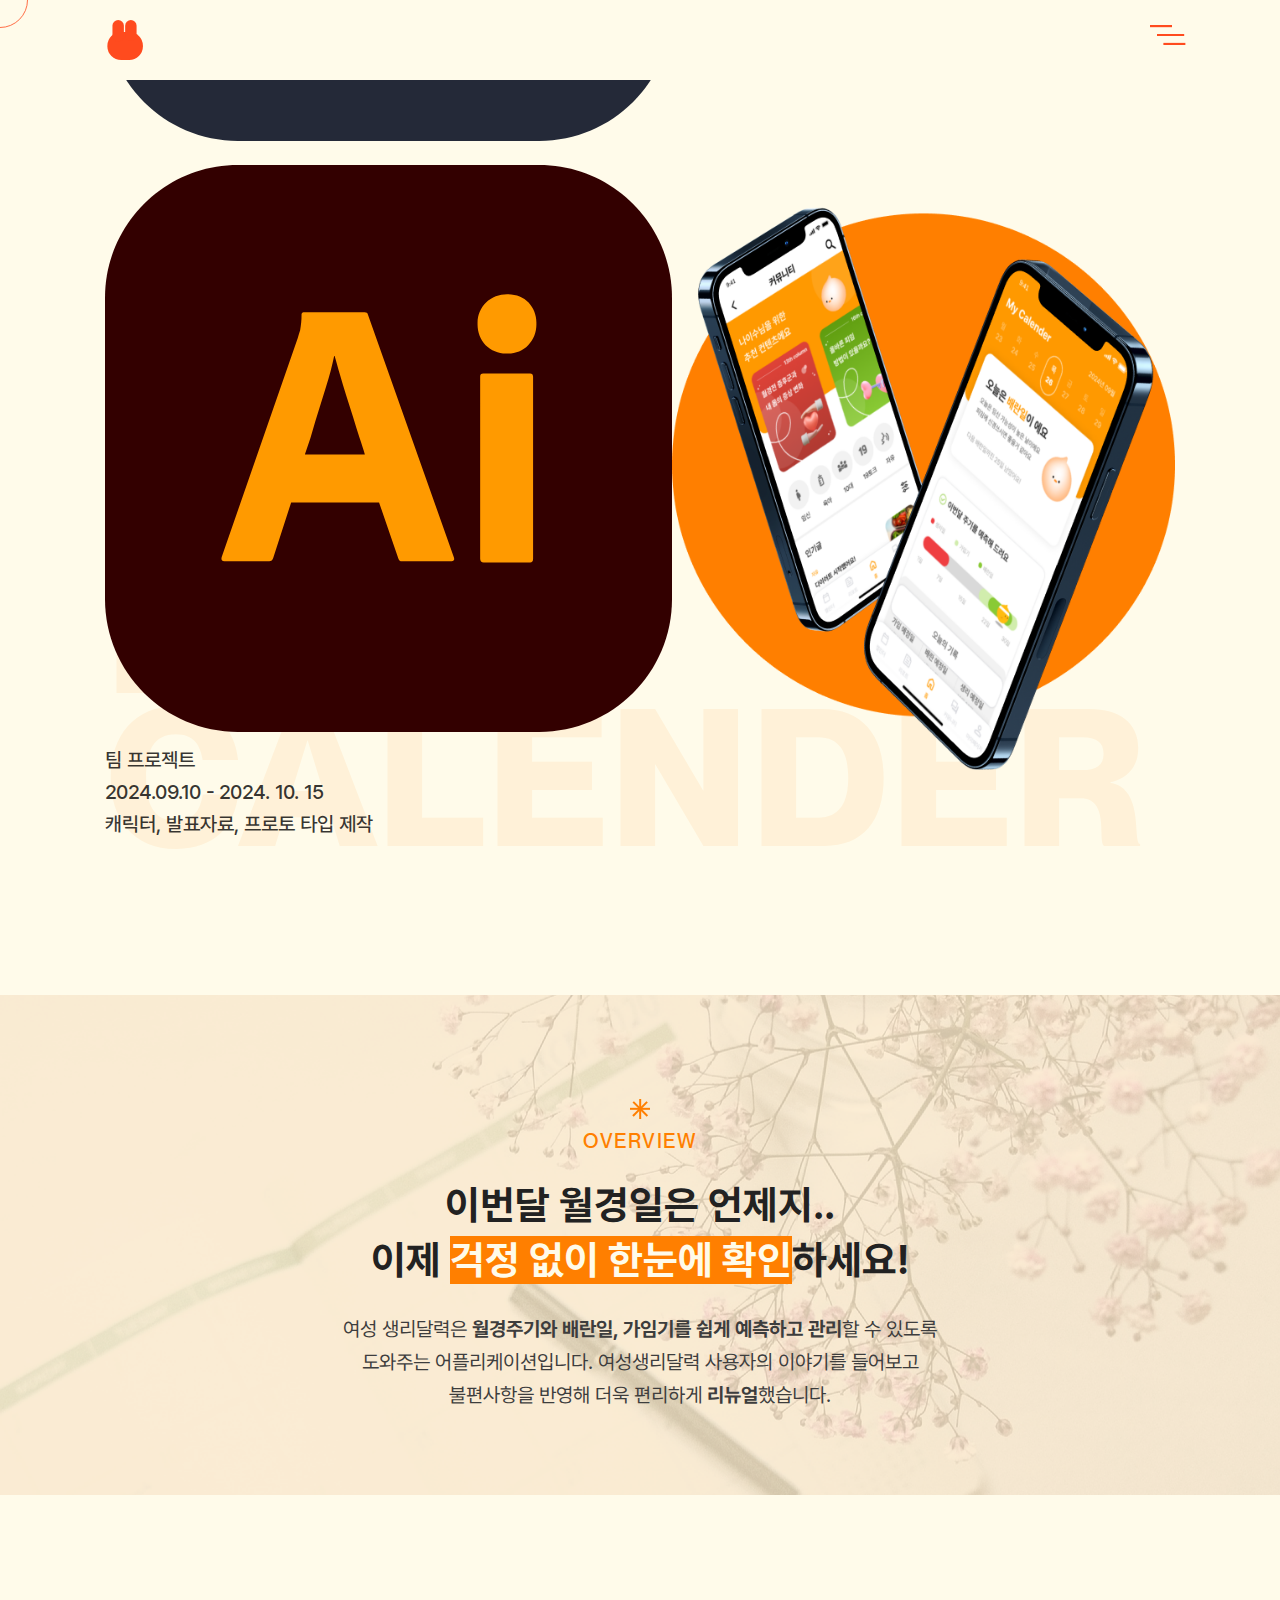
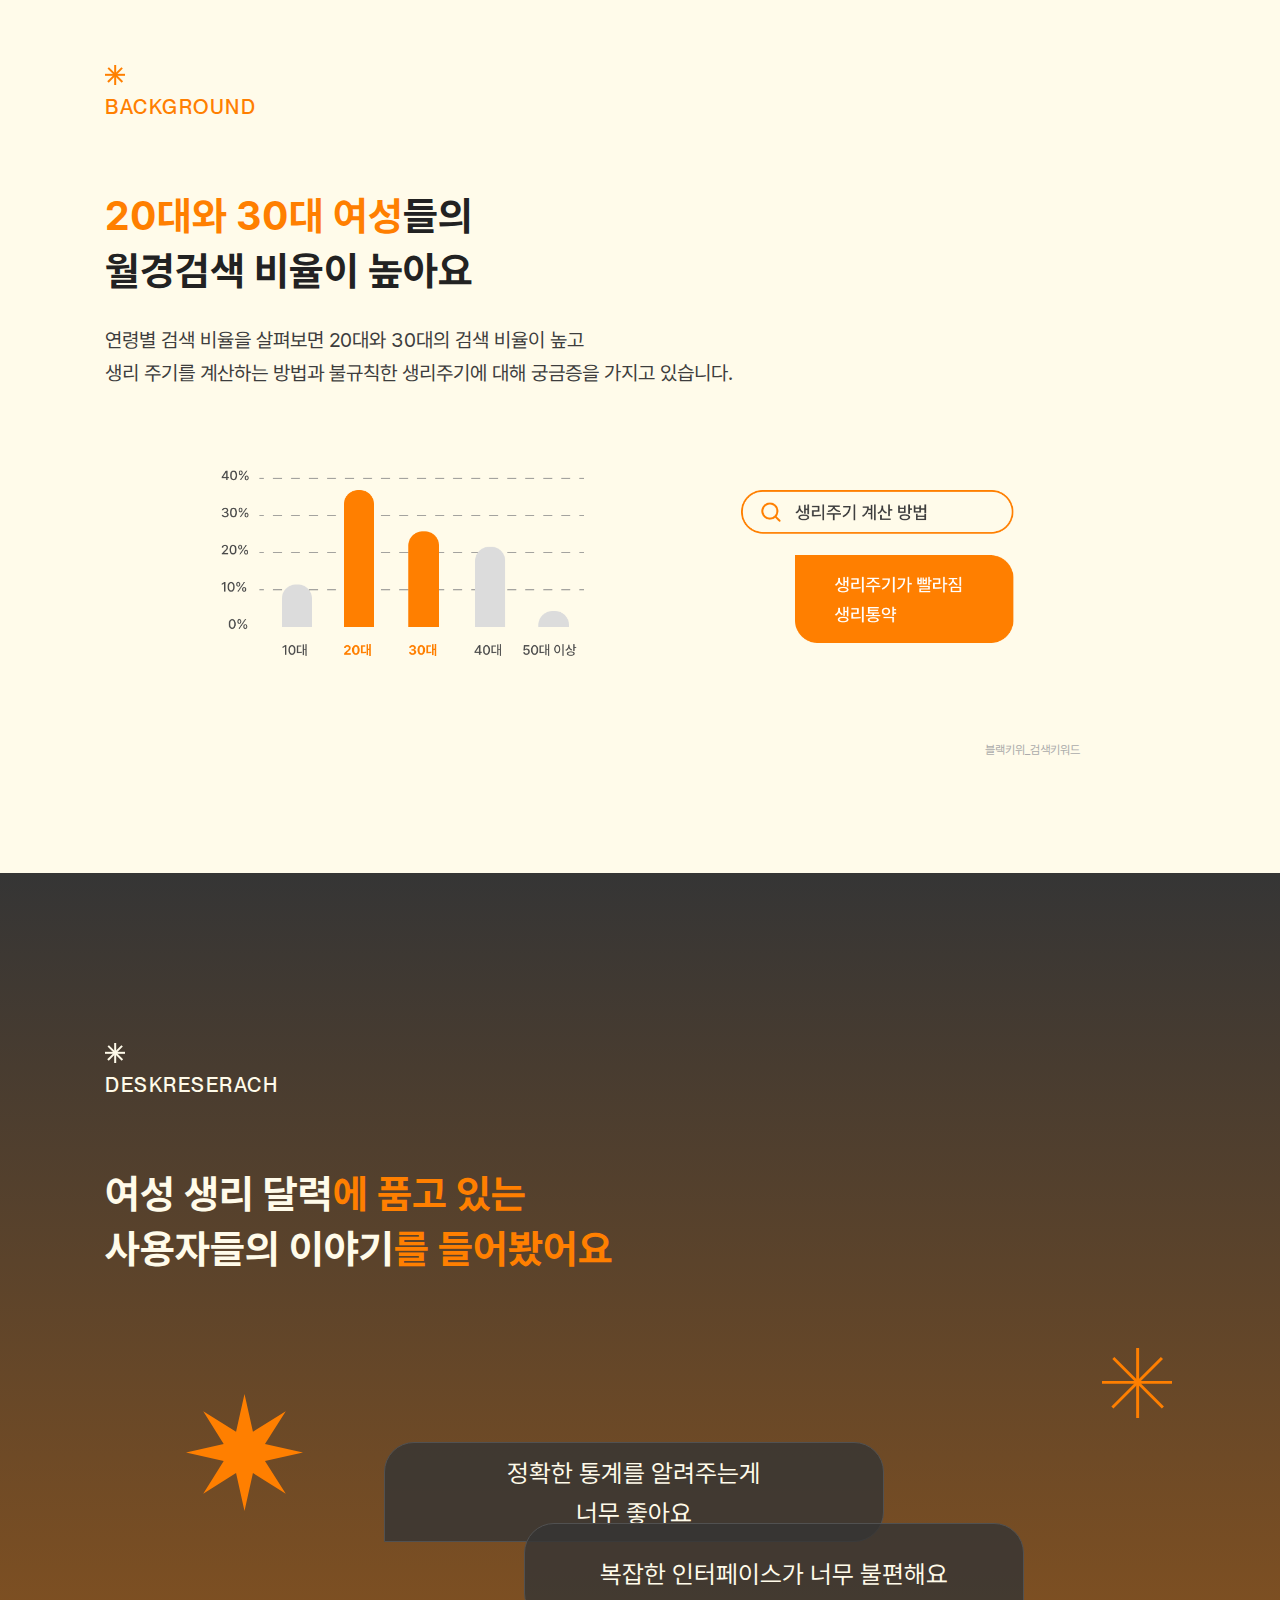
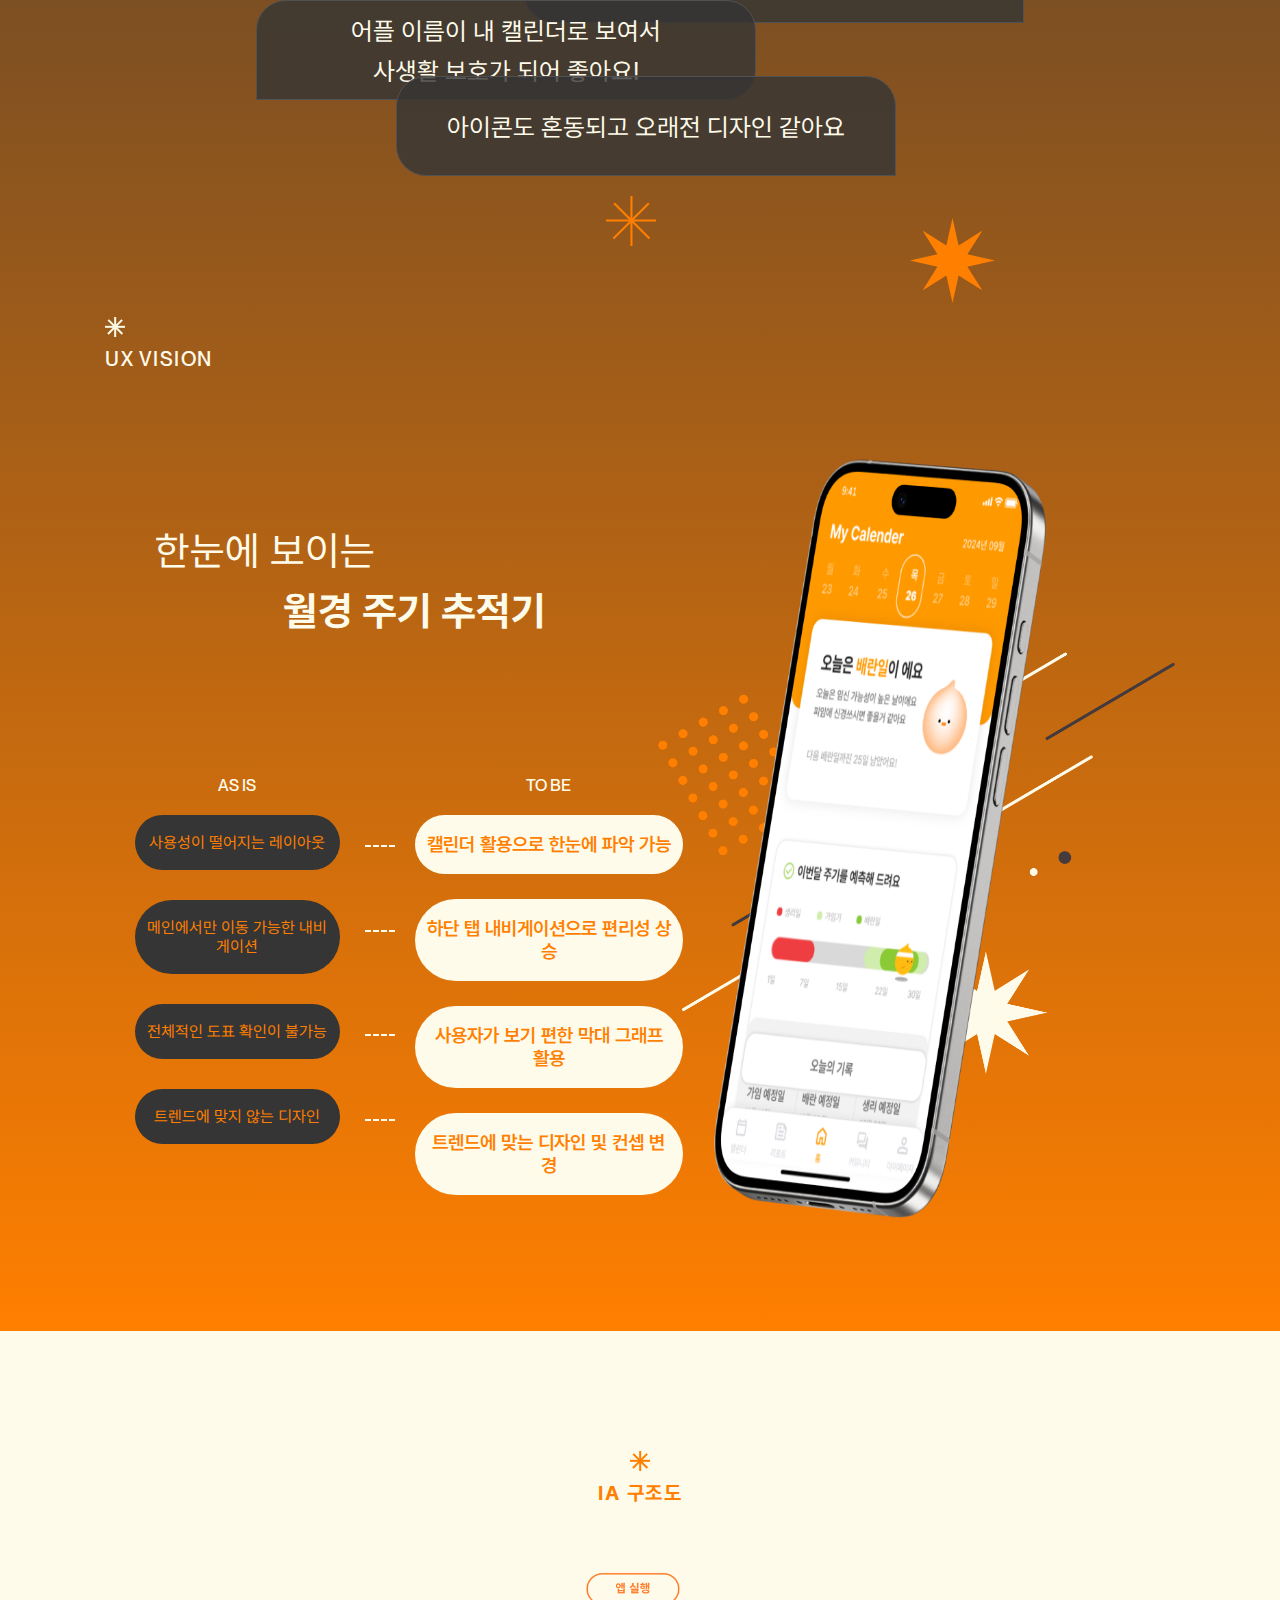
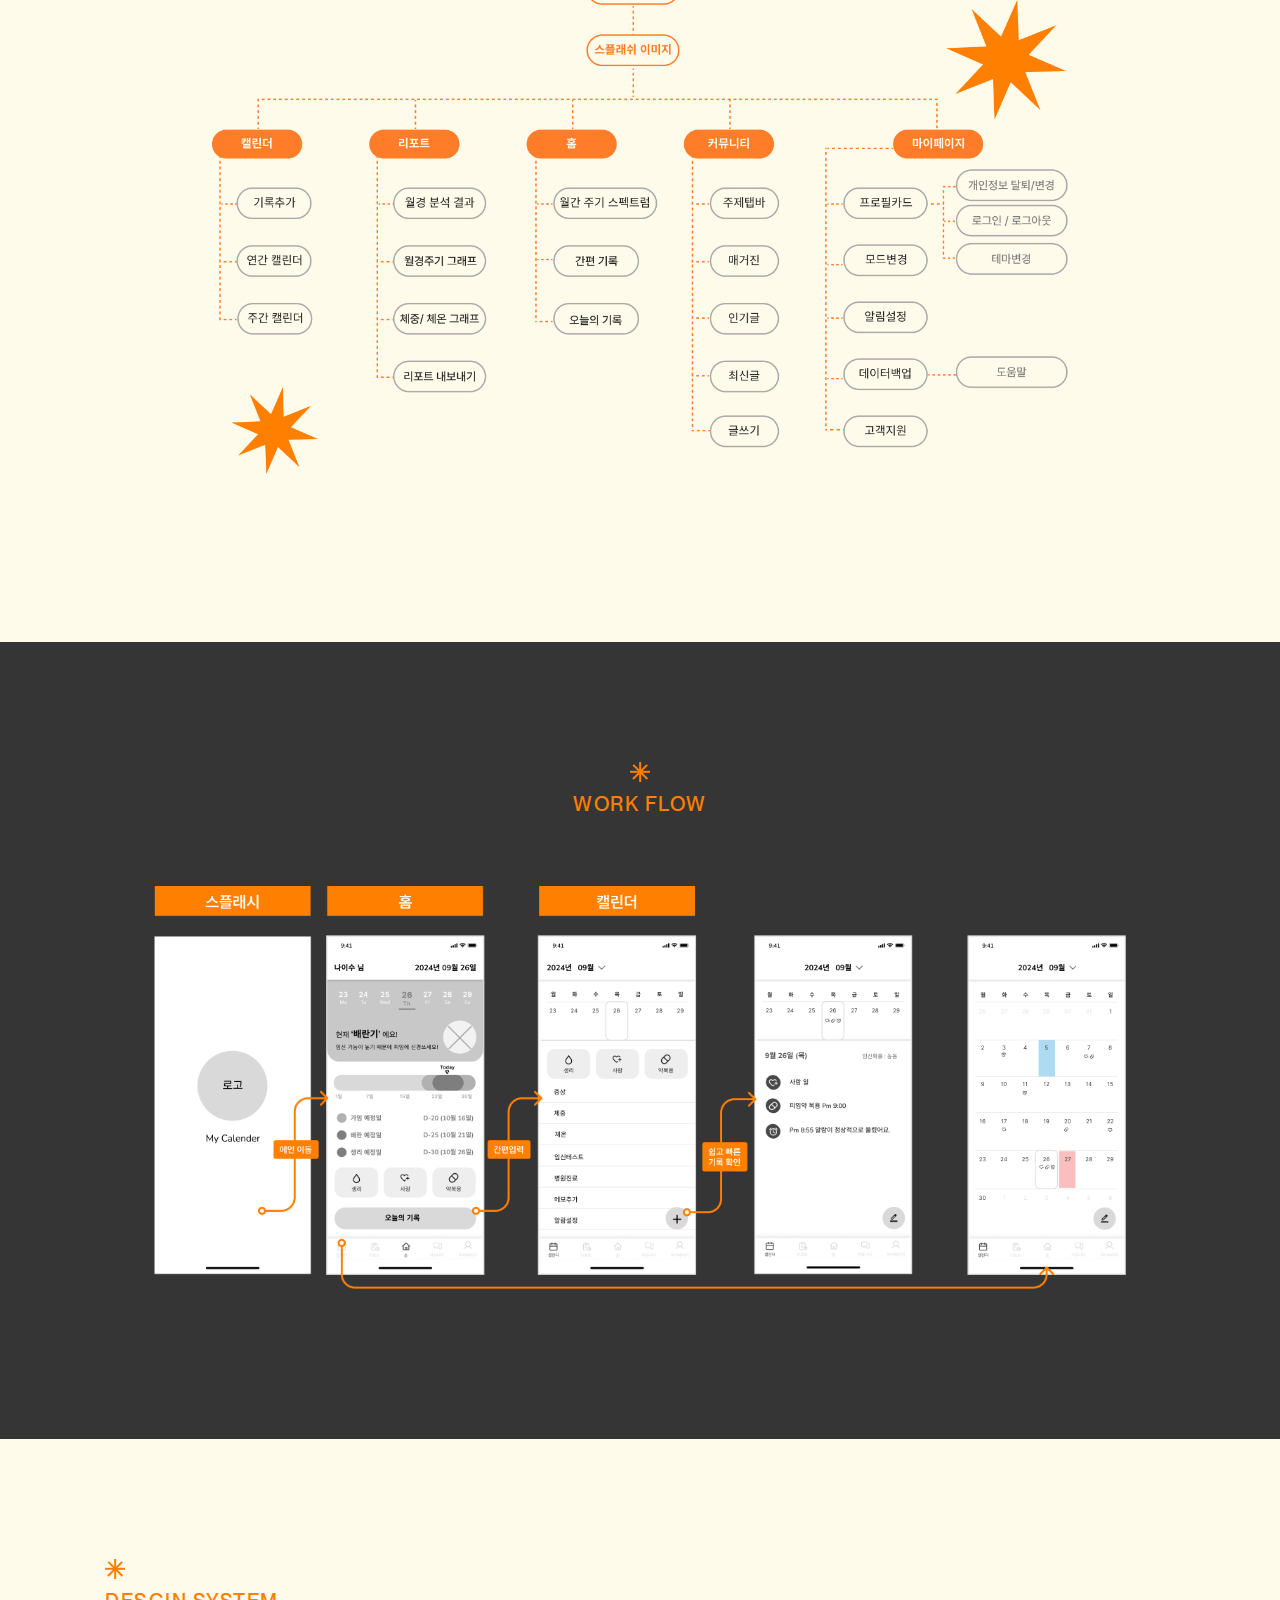
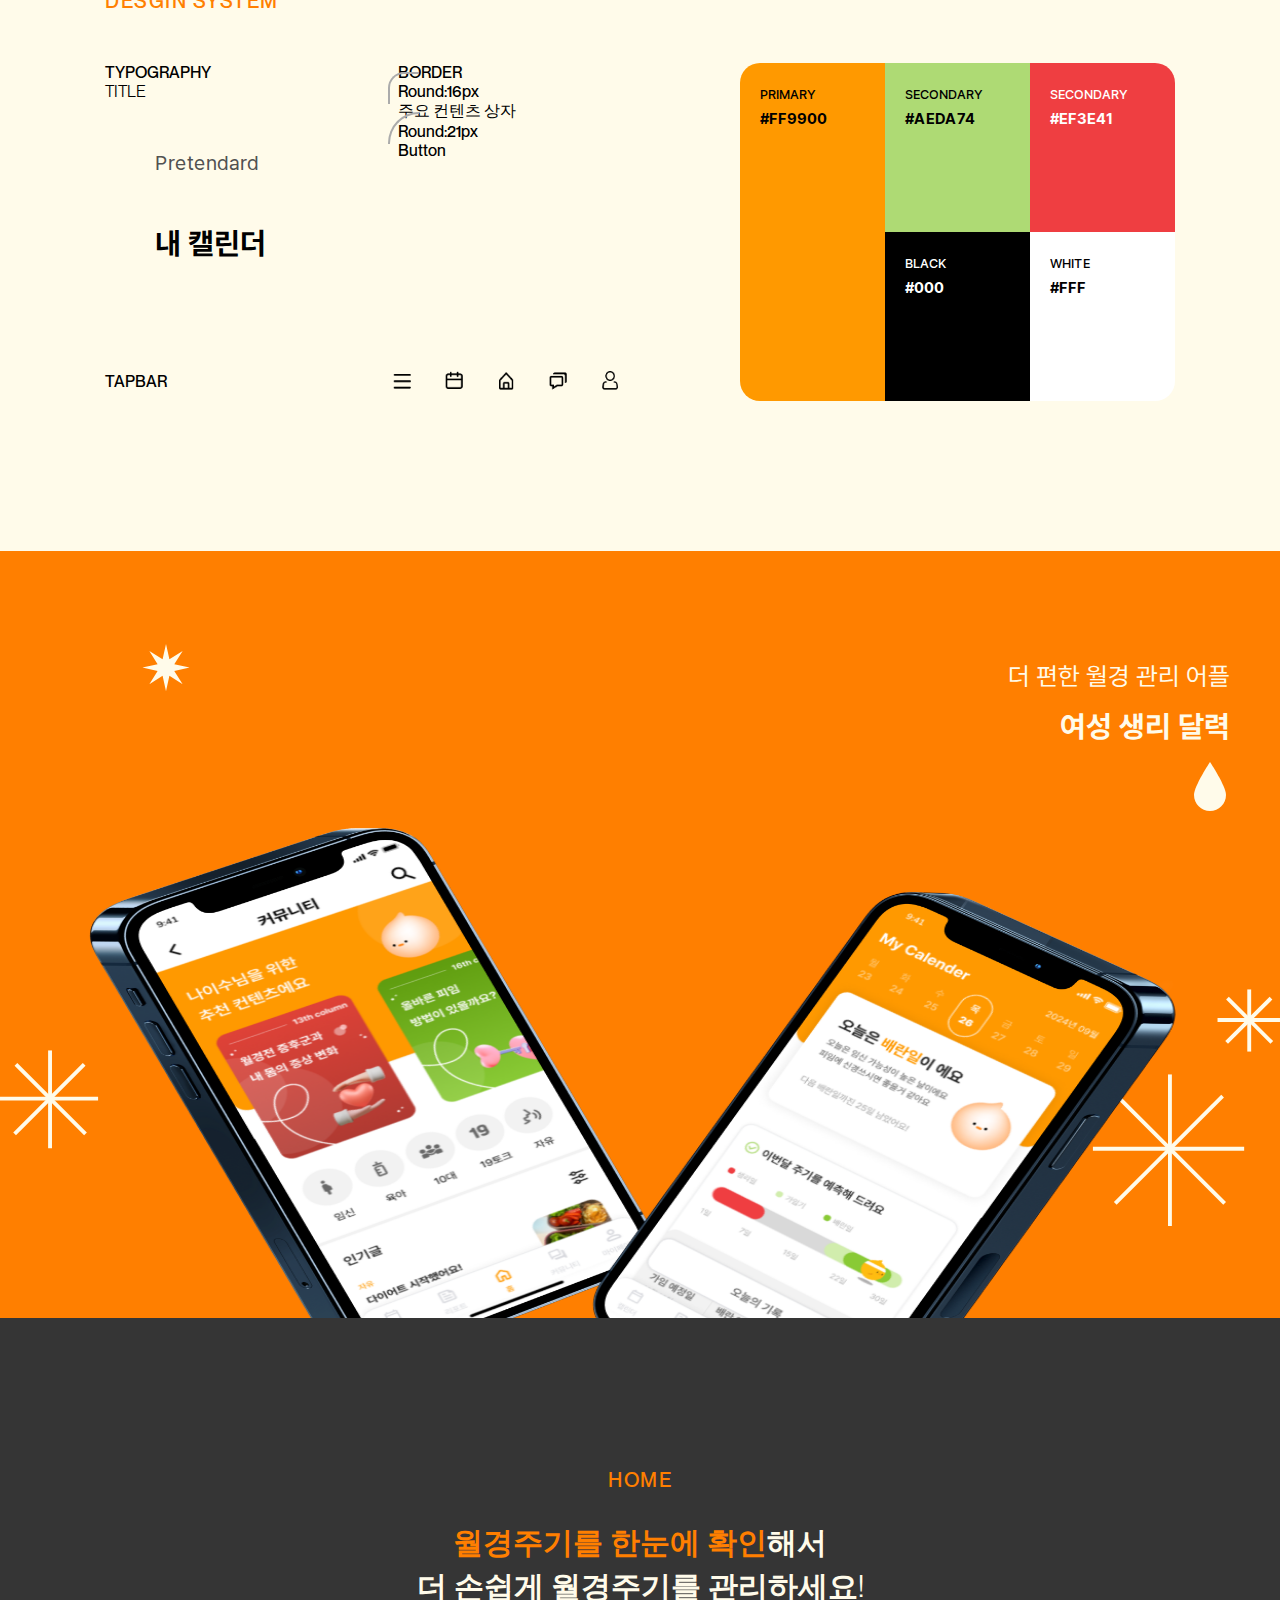
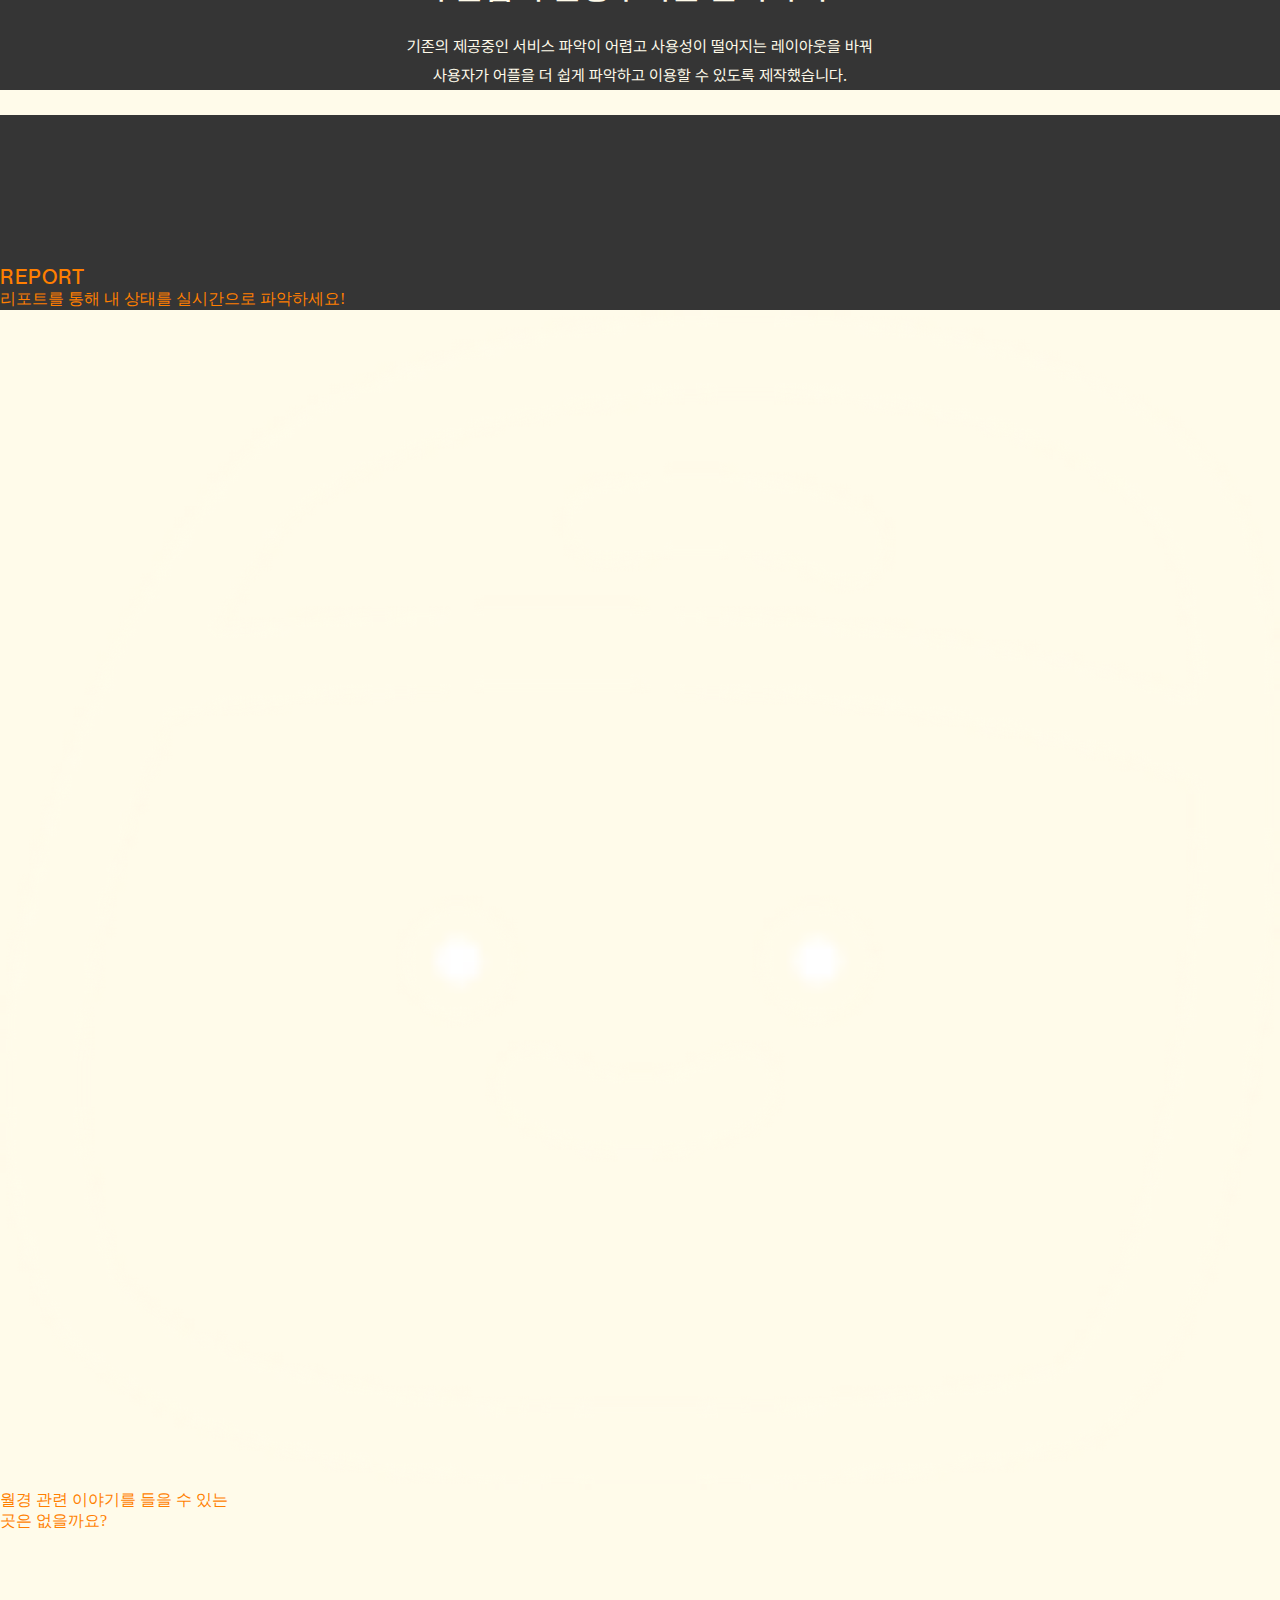
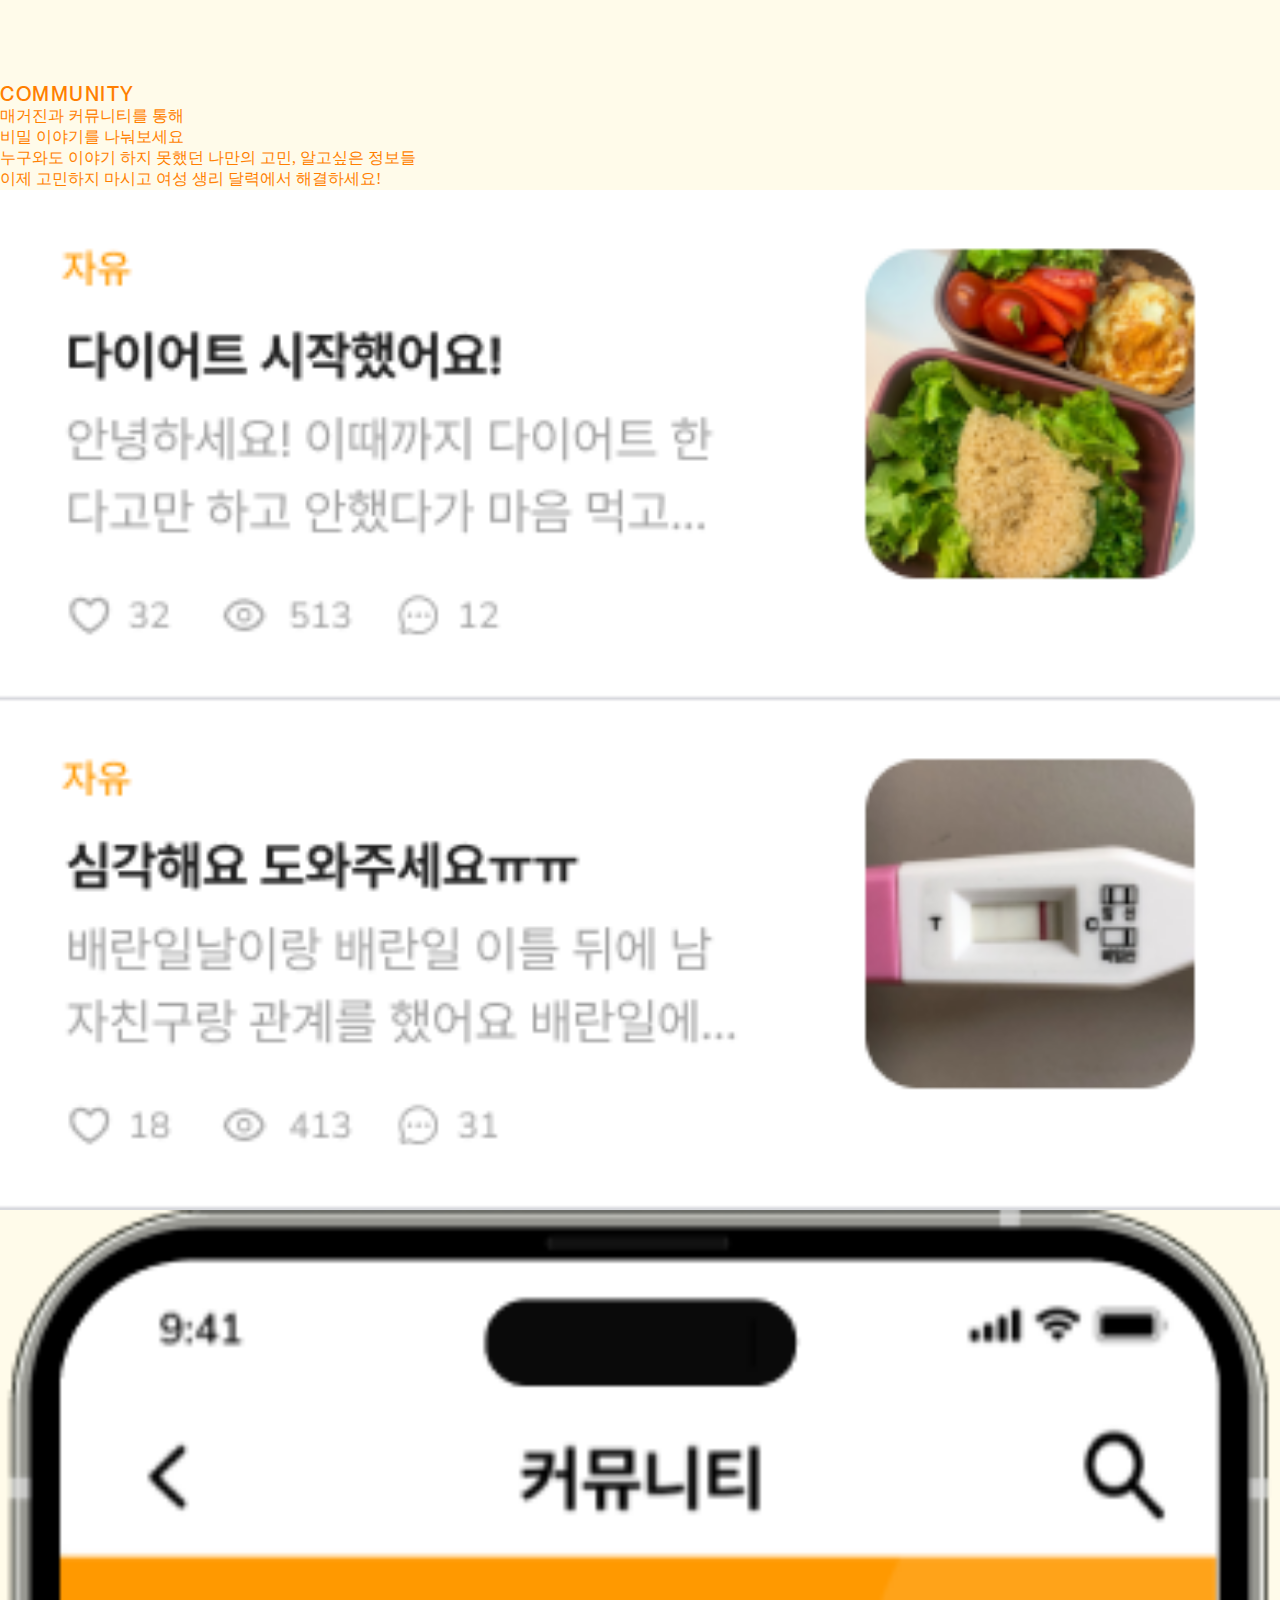
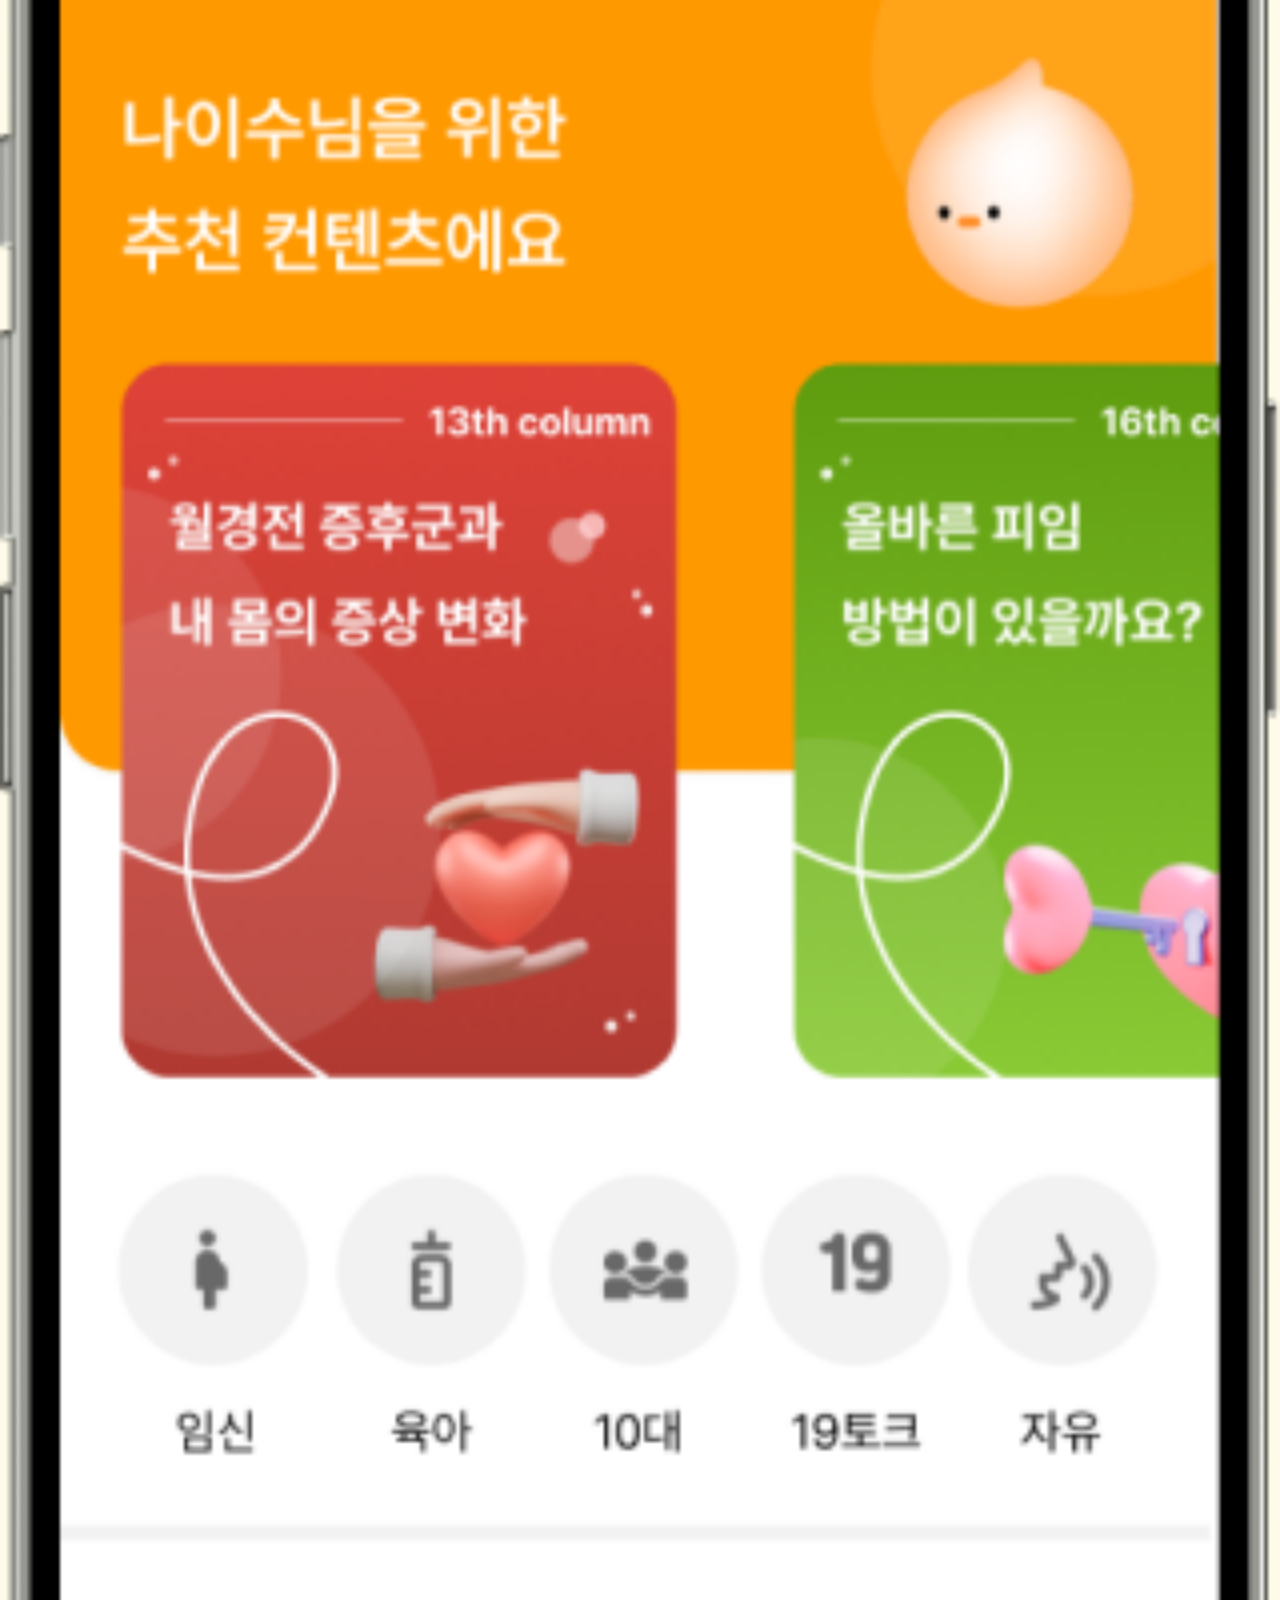
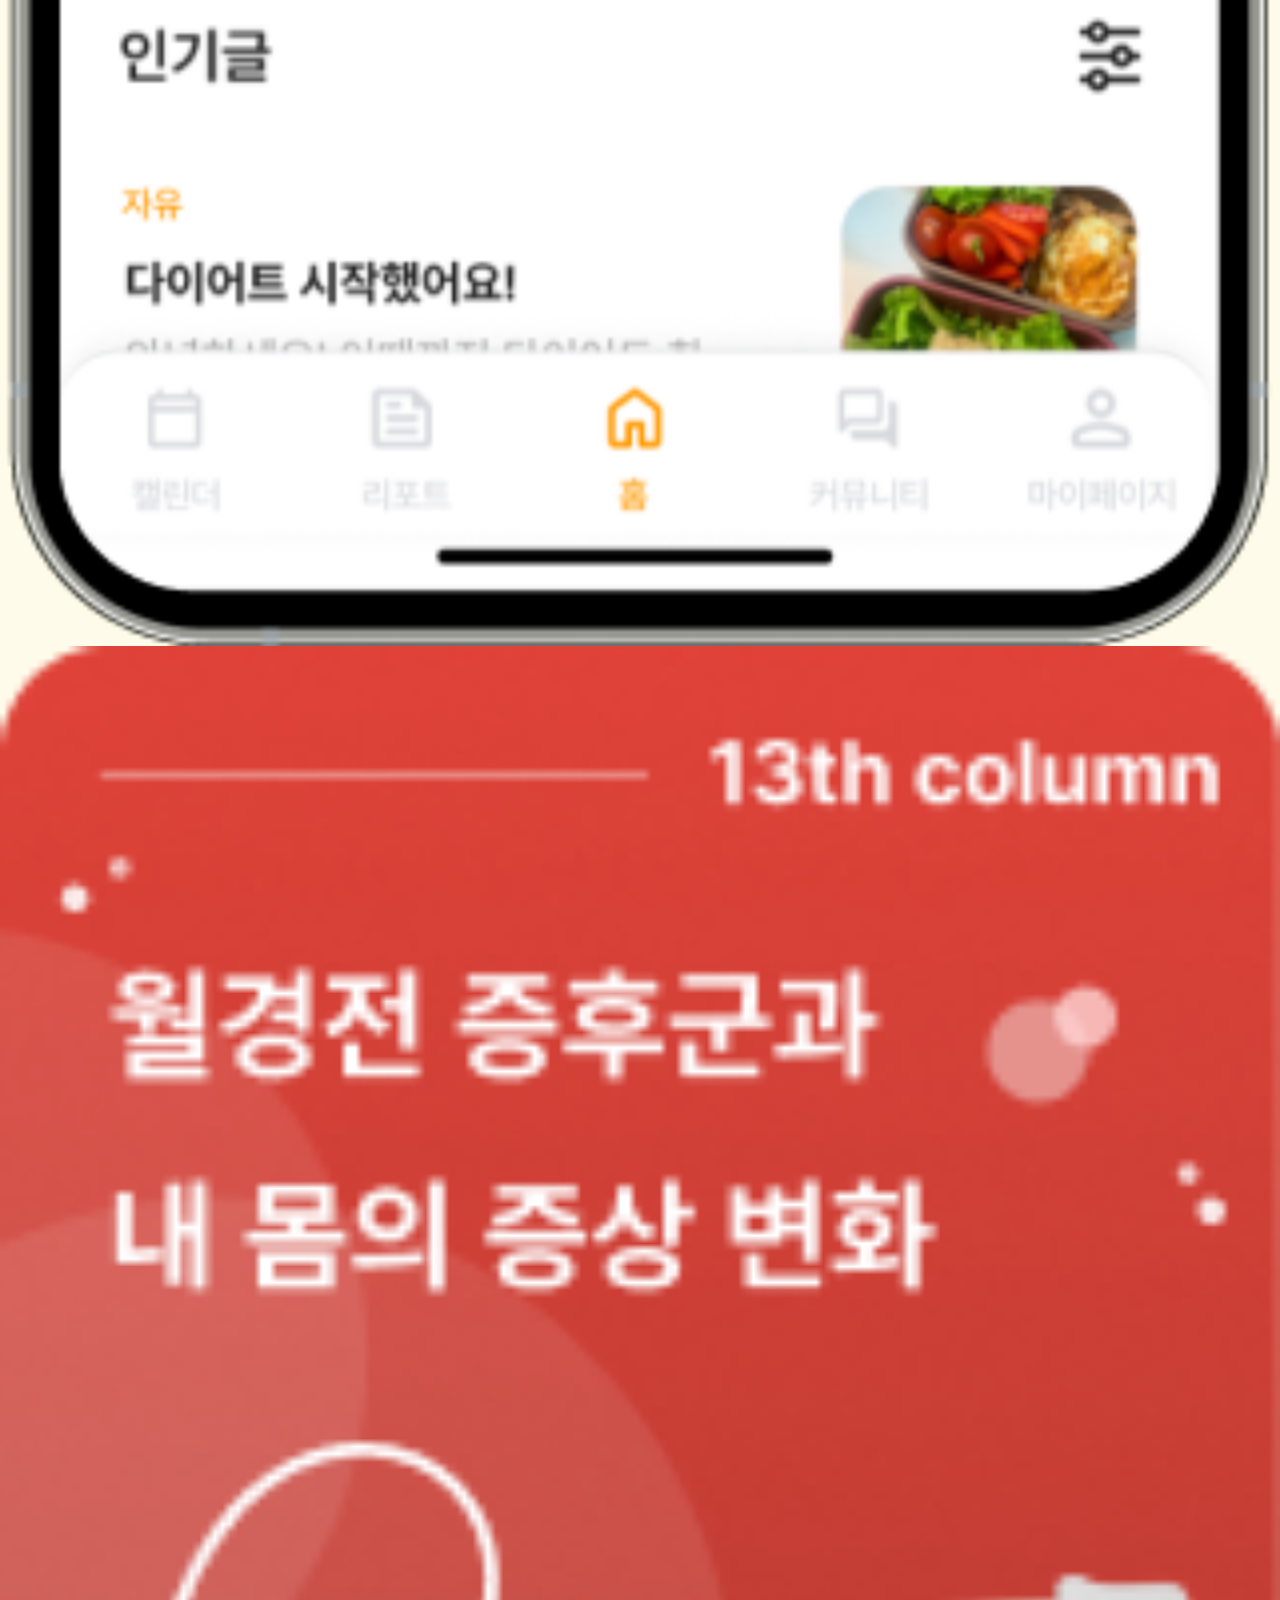
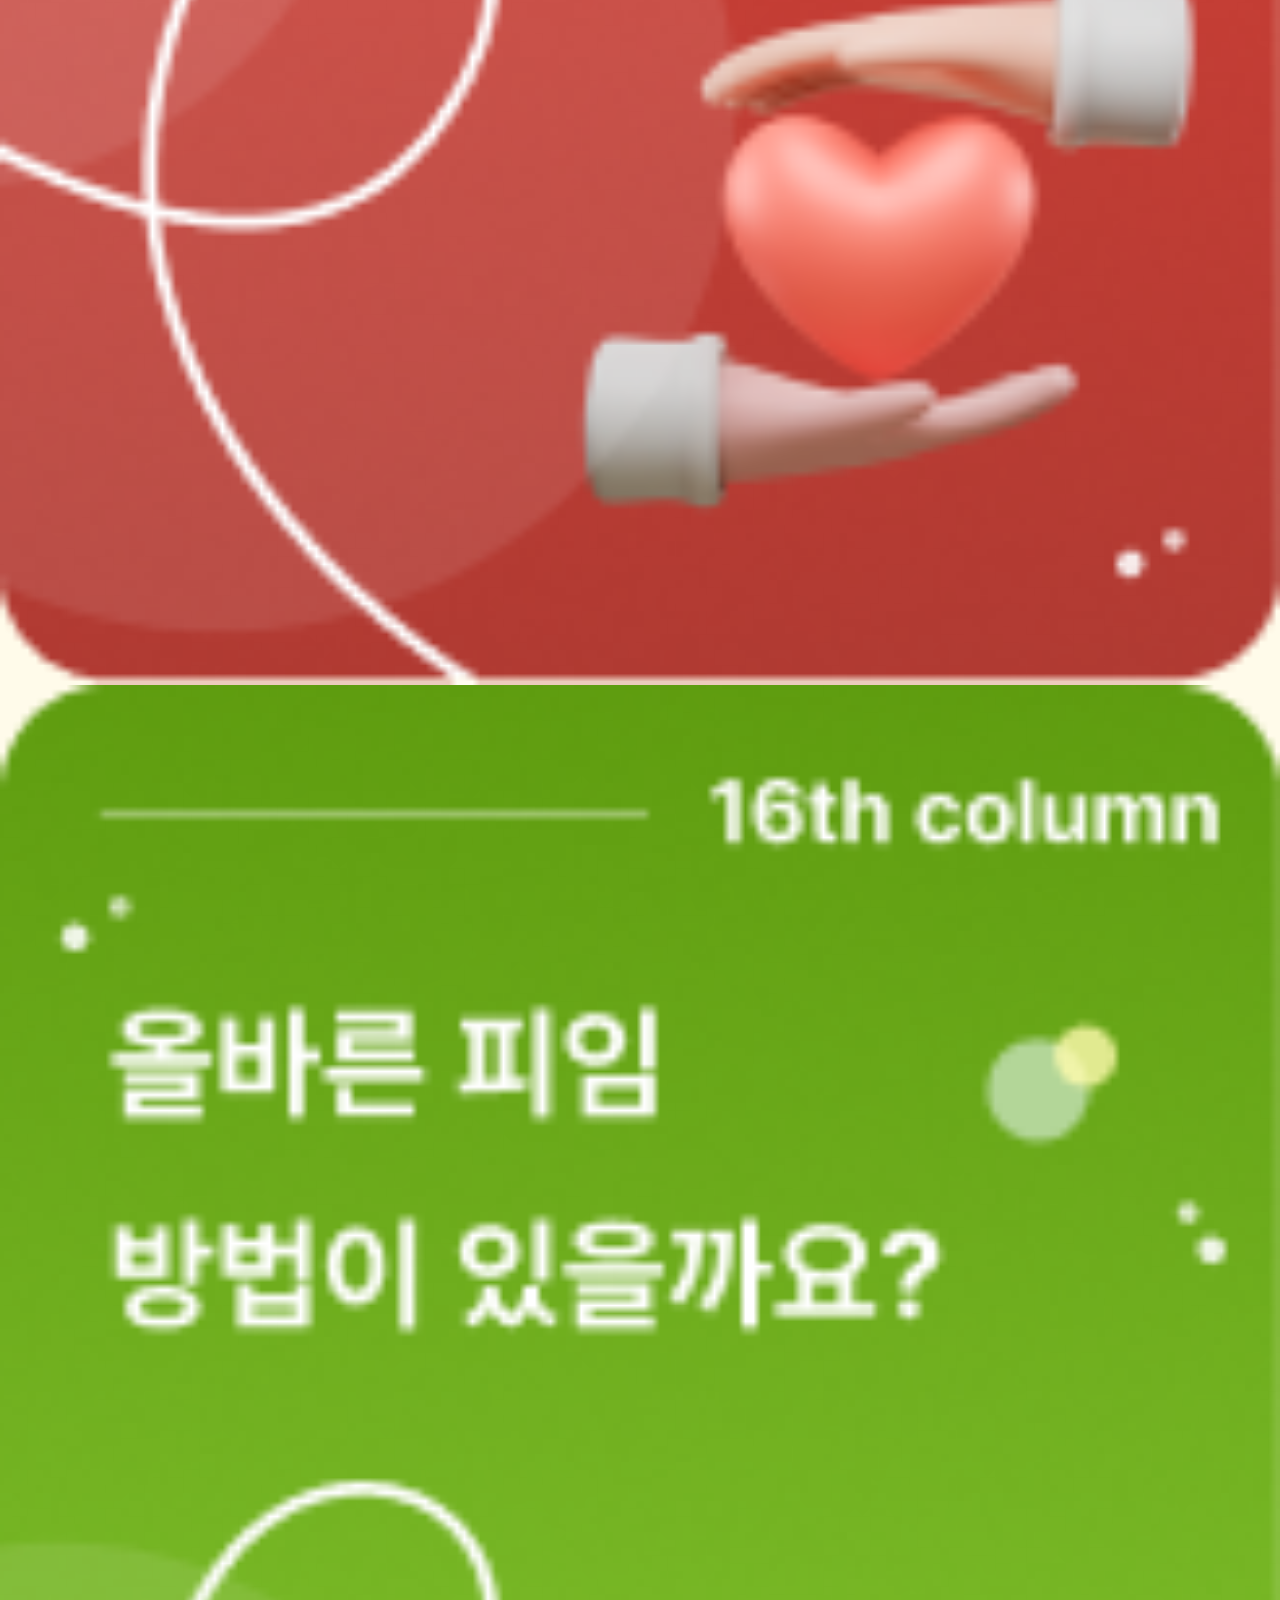
<file: project/project3/project3.html>
<!DOCTYPE html>
<html lang="ko">

<head>
  <meta charset="UTF-8">
  <meta name="viewport" content="width=device-width,initial-scale=1,minimum-scale=1,maximum-scale=1,user-scalable=no">
  <title>여성 생리 달력</title>

  <!-- reset.css -->
  <link rel="stylesheet" href="../../assets/styles/reset.min.css">

  <!-- favicon -->
  <link rel="icon" type="image/png" href="../../images/favicon/android-icon-48x48.png" sizes="48x48">
  <link rel="icon" type="image/svg+xml" href="../../images/favicon/favicon.svg">
  <link rel="shortcut icon" href="../../images/favicon/favicon.ico">
  <link rel="manifest" href="../../images/favicon/site.webmanifest">

  <!-- global style -->
  <link rel="stylesheet" href="../../assets/styles/common.css">
  <!-- layout: header, footer style -->
  <link rel="stylesheet" href="../../assets/styles/layout.css">
  <!-- css -->
  <link rel="stylesheet" href="./project3.css">

  <!-- lottie -->
  <script src="../../assets/scripts/lottie.min.js"></script>

  <!-- js -->
  <script src="../../assets/scripts/jquery-3.7.1.min.js"></script>
  <script defer src="../../assets/scripts/index.js"></script>

</head>

<body>

  <!-- header -->
  <header class="header flex-container padding-lg"><a href="../../index.html">
      <h1 class="logo" cursor-class="link1">logo</h1>
    </a>

    <!-- nav -->
    <nav class="menu header-nav padding-sm" cursor-class="link1">
      <input type="checkbox" class="menu-open" name="menu-open" id="menu-open">
      <label class="menu-open-button" for="menu-open">
        <span class="lines line-1"></span>
        <span class="lines line-2"></span>
        <span class="lines line-3"></span>
      </label>

      <a href="#" class="menu-item menu-aboutme">MAIN</a>
      <a href="#" class="menu-item menu-aboutme">PROJECT</a>
      <a href="#" class="menu-item menu-aboutme">SKILLS</a>
      <a href="#" class="menu-item menu-aboutme">ABOUTME</a>
      <a href="#" class="menu-item menu-contact">CONTACT</a>
    </nav>
  </header>


  <!-- project-title -->
  <div class="project-title margin-lg">
    <div class="project-title-wrapper">
      <div class="project-title-design-wrapper">
        <p class="project-title-design">UXUI RENEWAL</p>
        <strong>한눈에 확인하는 월경 주기</strong>
        <h2 class=" project-title-name">여성 생리 달력</h2>
        <!-- 아래 스킬 이미지와 설명들 -->
        <div class="project-title-explanation">
          <div class="project-title-skill">
            <img src="../../images/skill-icons_figma.svg" alt="figma">
            <img src="../../images/skill-icons_illust.svg" alt="illust">
          </div>
          <p class="project-title-explanation-text">
            팀 프로젝트
            <br>
            2024.09.10 - 2024. 10. 15
            <br>
            캐릭터, 발표자료, 프로토 타입 제작
          </p>
        </div>
      </div>
    </div>
    <div class="project-title-img">
      <!-- 배란이가 뛰는 모습 -->
      <div id="title-character"></div>
      <img src="./images/project3_title_img.png" alt="내캘린더메인이미지">
    </div>
    <!-- 뒤에 들어가는 큰 제목 -->
    <p class="project-title-big-name">MY<br>CALENDER</p>
  </div>


  <!-- project-overview -->
  <div class="project-overview">
    <div class="project-overview-wrapper">
      <h2 class="project-subject">overview</h2>
      <div class="project-overview-title">
        <h3>이번달 월경일은 언제지..
          <br>이제 <span>걱정 없이 한눈에 확인</span>하세요!
        </h3>
      </div>
      <div class="project-overview-explanation">
        <p>여성 생리달력은 <span>월경주기와 배란일, 가임기를 쉽게 예측하고 관리</span>할 수 있도록
          <br>도와주는 어플리케이션입니다. 여성생리달력 사용자의 이야기를 들어보고
          <br>불편사항을 반영해 더욱 편리하게 <span>리뉴얼</span>했습니다.
        </p>
      </div>
    </div>
  </div>
  <!-- project-background -->
  <div class="project-background ">
    <div class="project-background-wrapper margin-lg">
      <h2 class="project-subject">background</h2>
      <div class="project-background-title">
        <h3><span>20대와 30대 여성</span>들의
          <br>월경검색 비율이 높아요
        </h3>
        <div class="project-background-explanation">
          <p>연령별 검색 비율을 살펴보면 20대와 30대의 검색 비율이 높고
            <br>생리 주기를 계산하는 방법과 불규칙한 생리주기에 대해 궁금증을 가지고 있습니다.
          </p>
        </div>
        <div class="project-background-explanation-img">
          <img src="./images/project3_background_1.png" alt="20대와 30대의 검색 비율">
          <img src="./images/project3_background_2.png" alt="검색키워드">
        </div>
        <p class="
      source">블랙키위_검색키워드</p>
      </div>

    </div>
  </div>
  <!-- project-overview-ins -->
  <div class="project-overview-ins">
    <!-- project-deskreserach -->
    <div class="project-deskresearch  margin-lg">
      <h2 class="project-subject">DESKRESERACH</h2>
      <div class="project-deskresearch-wrapper">
        <h3 class="project-deskresearch-title">
          <span>여성 생리 달력</span>에 품고 있는
          <br>
          <span>사용자들의 이야기</span>를 들어봤어요
        </h3>
      </div>
      <div class="project-deskresearch-user">
        <ul class="project-deskresearch-user-messeage">
          <li>정확한 통계를 알려주는게 <br> 너무 좋아요</li>
          <li>복잡한 인터페이스가 너무 불편해요</li>
          <li>어플 이름이 내 캘린더로 보여서<br>사생활 보호가 되어 좋아요!</li>
          <li>아이콘도 혼동되고 오래전 디자인 같아요</li>
        </ul>
      </div>

    </div>
    <!-- project-uxvision -->
    <div class="project-uxvision  margin-lg">
      <h2 class="project-subject">UX VISION</h2>
      <div class="project-uxvision-wrapper">
        <div class="project-uxvision-introduce">
          <h3 class="project-uxvision-title">
            <span>한눈에 보이는</span>
            <strong><span>월경 주기</span> 추적기</strong>
          </h3>
          <div class="project-uxvision-asistobe">
            <h3 class="project-uxvision-asis-title">as is</h3>
            <ul class="project-uxvision-asis">
              <li>사용성이 떨어지는 레이아웃</li>
              <li>메인에서만 이동 가능한 내비게이션</li>
              <li>전체적인 도표 확인이 불가능</li>
              <li>트렌드에 맞지 않는 디자인</li>
            </ul>
            <h3 class="project-uxvision-tobe-title">to be</h3>
            <ul class="project-uxvision-tobe">
              <li>캘린더 활용으로 한눈에 파악 가능</li>
              <li>하단 탭 내비게이션으로 편리성 상승</li>
              <li>사용자가 보기 편한 막대 그래프 활용</li>
              <li>트렌드에 맞는 디자인 및 컨셉 변경</li>
            </ul>
          </div>
          <img src="./images/project3_uxvision_img.png" alt="ux vision">
        </div>

      </div>
    </div>
  </div>

  <!-- project-ia -->
  <div class="project-ia">
    <h2 class="project-subject">IA 구조도</h2>
    <div class="project-ia-wrapper margin-lg">
      <img src="./images/project3_IA_img.png" alt="IA 구조도">
    </div>
  </div>

  <!-- project-workflow -->
  <div class="project-workflow">
    <h2 class="project-subject">WORK FLOW</h2>
    <div class="project-workflow-wrapper">
      <img src="./images/project3_workflow_img.png" alt="워크플로우">
    </div>
  </div>

  <!-- project-designsystem -->
  <div class="project-designsystem margin-lg">
    <h2 class="project-subject">DESGIN SYSTEM</h2>
    <div class="project-designsystem-wrapper">
      <div class="project-designsystem-title">
        <h4>TYPOGRAPHY</h4>
        <strong>TITLE</strong>
        <p>Pretendard</p>
        <h3>내 캘린더</h3>
      </div>
      <div class="project-designsystem-border">
        <h4>BORDER</h4>
        <div class="project-designsystem-border-box1">
          <p>Round:16px<br>주요 컨텐츠 상자</p>
        </div>
        <div class="project-designsystem-border-box2">
          <p>Round:21px<br>Button</p>
        </div>
      </div>
      <div class="project-designsystem-color">
        <p class="index1">
          <strong>PRIMARY</strong>
          <span>#FF9900</span>
        </p>
        <p class="index2">
          <strong>SECONDARY</strong>
          <span>#AEDA74</span>
        </p>
        <p class="index3">
          <strong>SECONDARY</strong>
          <span>#EF3E41</span>
        </p>
        <p class="index4">
          <strong>BLACK </strong>
          <span>#000</span>
        </p>
        <p class="index5">
          <strong>WHITE</strong>
          <span>#FFF</span>
        </p>
      </div>

      <div class="project-designsystem-tapbar">
        <h4>TAPBAR</h4>
        <img src="./images/project3_tapbar_img.png" alt="탭바">
      </div>

    </div>
  </div>

  <!-- prototype-title -->
  <div class="prototype-title">
    <div class="prototype-title-wrapper">
      <div class="prototype-title-wrapper-txt">
        <p>더 편한 월경 관리 어플</p>
        <strong>여성 생리 달력</strong>
      </div>
      <img src="./images/prototype3-title_img.png" alt="프로토타입">
    </div>
  </div>

  <!-- prototype-home -->
  <div class="prototype-home">
    <h2 class="prototype-subject">HOME</h2>
    <div class="prototype-home-wrapper">
      <div class="prototype-home-txt">
        <h3><span>월경주기를 한눈에 확인</span>해서
          <br>더 손쉽게 월경주기를 관리하세요!
        </h3>
        <p>
          기존의 제공중인 서비스 파악이 어렵고 사용성이 떨어지는 레이아웃을 바꿔
          <br>사용자가 어플을 더 쉽게 파악하고 이용할 수 있도록 제작했습니다.
        </p>
      </div>
    </div>
  </div>

  <!-- prototype-report -->
  <div class="prototype-report">
    <h2 class="prototype-subject">REPORT</h2>
    <div class="prototype-report-wrapper">
      <div class="prototype-report-txt">
        <h3>리포트를 통해 내 상태를 실시간으로 파악하세요!</h3>
      </div>

      <div class="prototype-report-img">

      </div>

    </div>
  </div>


  <!-- prototype-question -->
  <div class="prototype-question">
    <img src="./images/prototype3_question_img.png" alt="질문">
    <p>월경 관련 이야기를 들을 수 있는 <br>곳은 없을까요?</p>
  </div>

  <!-- prototype-community -->
  <div class="prototype-community">
    <h2 class="prototype-subject">COMMUNITY</h2>
  </div>
  <div class="prototype-community-wrapper">
    <div class="prototype-community-txt">
      <h3><span>매거진과 커뮤니티</span>를 통해
        <br>비밀 이야기를 나눠보세요
      </h3>
      <p>
        누구와도 이야기 하지 못했던 나만의 고민, 알고싶은 정보들
        <br>이제 고민하지 마시고 여성 생리 달력에서 해결하세요!
      </p>
    </div>

    <div class="prototype-community-img">
      <img src="./images/prototype_community_list.png" alt="커뮤니티리스트">
      <img src="./images/prototype_community_phon.png" alt="커뮤니티 폰 목업">
      <img src="./images/prototype_community_mg1.png" alt="커뮤니티 매거진1">
      <img src="./images/prototype_community_mg2.png" alt="커뮤니티 매거진2">
    </div>
  </div>


  <!-- prototype-logo -->
  <div class="prototype-logo">
    <img src="./images/prototype-logo.png" alt="배란이">
  </div>

  <!-- prototype-review -->
  <div class="prototype-review">
    <h2 class="project-subject">REVIEW</h2>
    <div class="prototype-review-list-wrapper">
      <ul class="prototype-review-list">
        <!-- 부족했던 부분 -->
        <li>
          <!-- 타이틀 -->
        <li class="main-skill-list-wrapper">
          <a href="#none" class="grid-container">
            <strong>01</strong>
            <span class="prototype-review-list-title">부족했던 부분</span>
            <div id="shining2-1" class="shininglist"></div>
          </a>
          <!-- 안의내용 -->
          <ul class="prototype-review-list-info hide">
            <li>
              <strong>디자인에 치중한 와이어 프레임 작업</strong>
              <p>정보의 배치보다 디자인에 치중하여 추후 프로토타입 제작 시 정보를 추가하거나 수정하는 부분 이 많았습니다.</p>
            </li>
            <li>
              <strong>디자인 스타일 가이드 미비</strong>
              <p>초기 스타일 가이드 작성이 미흡하여 작업 중 잦은 수정이 필요했습니다.</p>
            </li>
            <li>
              <strong>시간 관리의 어려움</strong>
              <p>메인 페이지 제작에 많은 시간을 소요하여 다른 페이지의 완성도가 상대적으로 낮았습니다.</p>
            </li>
            <li>
              <strong>의견 전달력 부족</strong>
              <p>의견을 피력하는 부분에서 개선의 필요성을 인식하게 되었습니다.</p>
            </li>
          </ul>
        </li>

        <!-- 잘했던 부분 -->
        <li>
          <!-- 타이틀 -->
        <li class="main-skill-list-wrapper">
          <a href="#none" class="grid-container">
            <strong>02</strong>
            <span class="prototype-review-list-title">잘했던 부분</span>
            <div id="shining2-2" class="shininglist"></div>
          </a>
          <!-- 안의내용 -->
          <ul class="prototype-review-list-info hide">
            <li>
              <strong>팀원들과의 협력을 통한 캐릭터 제작</strong>
              <p>캐릭터 제작에 많은 난관이 있었으나 팀원들과의 협력을 통해 적합한 캐릭터를 제작하여 브랜딩 을 강화할 수 있었습니다.</p>
            </li>
            <li>
              <strong>프로덕트 전략 반영</strong>
              <p>초기 프로덕트 전략에서 벗어나지 않는 디자인을 유지하려는 노력을 통해 일관성 있는 결과물을 완성하였습니다.</p>
            </li>
            <li>
              <strong>피드백 수용</strong>
              <p>팀원들의 피드백을 수용하고 실수를 인정하며 개선해 나가는 과정을 통해 협력의 중요성을 체감 하게 되었습니다.</p>
            </li>
          </ul>
        </li>

        <!-- 배운점 -->
        <li>
          <!-- 타이틀 -->
        <li class="main-skill-list-wrapper">
          <a href="#none" class="grid-container">
            <strong>01</strong>
            <span class="prototype-review-list-title">배운점</span>
            <div id="shining2-3" class="shininglist"></div>
          </a>
          <!-- 안의내용 -->
          <ul class="prototype-review-list-info hide">
            <li>
              <strong>계획 관리의 중요성</strong>
              <p>디자인 작업 시작 시 역할 분담이 명확하지 않아 팀원 모두가 메인 페이지 가이드라인 작업에 집중하게 되었고, 다양한 아이디어를 조율하는 데 시간이 많이 소요되었습니다. 이로 인해
                작업이 지연되고 프로젝트에 차질이 발생했으며, 역할 분배와 일정 세분화의 중요성을 깨닫게 되었습니다.</p>
            </li>
            <li>
              <strong>시각적 배치의 중요성</strong>
              <p>디자인 작업에서 모든 정보를 무작위로 강조하여 배치한 결과, 사용자들이 중요한 기능을 인식하기 어렵다는 피드백을 받았습니다. 이를 통해 시각적 아름다움보다 정보의 우선순위에 따라
                배치하는 것이 중요하며, 중요한 정보는 직관적으로 잘 드러나야 한다는 점을 배웠습니다.</p>
            </li>
            <li>
              <strong>팀원들과 소통하는 방법</strong>
              <p>디자인 진행 중 팀원들과 의견 충돌이 있었으나 명확한 피드백 부족으로 잘못된 방향으로 진행되는 경우가 있었습니다. 하지만 이후 캐릭터 디자인에서는 팀원들과 논의를 통해 프로젝트에
                적합한 캐릭터를 완성할 수 있었습니다. 이를 통해 의견 조율의 중요성을 깨닫고, 후반부에는 개선하여 팀원들과 소통을 통해 더 나은 프로토타입을 제작했습니다.</p>
            </li>
          </ul>
        </li>
      </ul>
      <ul class="project-go-to">
        <li><a href="#">프로토타입 보러가기</a></li>
        <li><a href="#">발표 자료 보러가기</a></li>
        <li><a href="#">프로젝트 완료보고서 보러가기</a></li>
      </ul>
    </div>
  </div>



  <!-- prototype-images -->
  <div class="prototype-images"></div>

<!-- footer -->
<footer class="footer padding-lg">

  <div class="lottie-img-footer" id="rabbit2" cursor-class="link2"><a
      href="https://small-slug-1ef.notion.site/12358b8e394380f3b004f47d72bd5586?pvs=4" target="_blank"></a></div>
  <div class="footer-info">
    <p>contact</p>
    <h3>skgmltjs01@naver.com</h3>
    <ul class="footer-info-list">
      <li cursor-class="link2"><a href="https://github.com/Heeseon1215" target="_blank">github <img
            src="../../images/arrow_next.svg" alt="화살표"></a></li>
      <li cursor-class="link2"><a href="https://github.com/Heeseon1215/study" target="_blank">기록일지 <img
            src="../..//images/arrow_next.svg" alt="화살표"></a></li>
      <li cursor-class="link2"><a href="https://www.notion.so/STUDY-RECORD-12d58b8e39438079bce4d47de934e2ca"
          target="_blank">study <img src="../../images/arrow_next.svg" alt="화살표"></a></li>
    </ul>
  </div>
  <div class="name-wrapper ">
    <p class="name">NA HEE SEON</p>
  </div>
</footer>


  <!-- cursor -->
  <div id="cursor">
    <div class="cursor-circle"></div>
  </div>




</body>

</html>
</file>
<file: assets/styles/common.css>
@charset "utf-8";

/**** fonts ****/
/* Pretendard Variable */
@import url("./pretendardvariable.css");
/*  
  font-family: "Montserrat", sans-serif;
  font-optical-sizing: auto;
  font-weight: <weight>;
  font-style: normal; 
  */

/* PP Nenu Montreal */
@import url("./PPNeueMontreal.css");



/**** css 변수 ****/
:root {
  /* 폰트 */
 --font-main-ko : "Pretendard Variable", Pretendard, -apple-system, BlinkMacSystemFont, system-ui, Roboto, "Helvetica Neue", "Segoe UI", "Apple SD Gothic Neo", "Noto Sans KR", "Malgun Gothic", "Apple Color Emoji", "Segoe UI Emoji", "Segoe UI Symbol", sans-serif;

 --font-main-en : "PPNeueMontreal", -apple-system, BlinkMacSystemFont, system-ui, Roboto, "Helvetica Neue", "Segoe UI", "Apple SD Gothic Neo", Arial, sans-serif;


 /* 폰트 크기 */
 --font-main-title-xxlg : 6.875rem; /*110px*/
 --font-main-title-xlg : 2.5rem; /*40px*/
 --font-main-title-lg : 1.875rem; /*30px*/
 --font-main-title-md : 1.5625rem; /*25px*/
 --font-main-title-rg : 1.25rem; /*20px*/
 --font-main-title-sm : 0.75rem; /*12px*/


 /* 색상 */
 --color-primary: #FF4B1E;
 --color-primary-second: #FF9E86;
 --color-secondary: #FFFBEA;
 
 --color-white: #ffffff;


 /* border */
 --border-btm-primary: 3px solid var(--color-primary);
 --border-btm-primary-skill: 2px solid var(--color-primary);

 /* spacing */
 --spacing-xxxlg: 11.25rem;/* 180px */
 --spacing-xxlg: 9.375rem;/* 150px */
 --spacing-xlg: 8.75rem;/* 140px */
 --spacing-lg: 6.5625rem; /* 105px */
 --spacing-md: 4.375rem; /* 70px */
 --spacing-sm: 3.125rem; /* 50px */
 --spacing-xsm: 1.5625rem; /* 25px */
 --spacing-xxsm: 0.75rem; /* 12px */

}

/**** global style ****/
/* 부드러운 스크롤 및 커서 */
html {
  scroll-behavior: smooth;

}

/* 드래그 */
html ::selection {
  background-color: var(--color-primary);
  color: var(--color-secondary);
}

/* 스크롤바 */



/* 커서 */
 body {
  cursor: url(../../images/cursor.png) 2 2, auto;
} 

footer {
  cursor: url(../../images/cursor2-01.png) 2 2, auto;
}


/* 커서 커스텀 */
#cursor {
  position: fixed;
  z-index: 99999;
  left: 0;
  top: 0;
  pointer-events: none;
  will-change: transform;
}

@media (hover: hover) and (pointer: fine) {
  .cursor-circle {
    width: 56px;
    height: 56px;
    margin-top: -50%;
    margin-left: -50%;
    border-radius: 50%;
    border: 1.5px solid #FF4B1E;
    opacity: 0.8;
    transition:
      opacity 0.3s cubic-bezier(0.25, 1, 0.5, 1),
      background-color 0.3s cubic-bezier(0.25, 1, 0.5, 1),
      border-color 0.3s cubic-bezier(0.25, 1, 0.5, 1),
      width 0.3s cubic-bezier(0.25, 1, 0.5, 1),
      height 0.3s cubic-bezier(0.25, 1, 0.5, 1);
  }
  #cursor.link1 .cursor-circle, #cursor.link2 .cursor-circle, #cursor.link3 .cursor-circle, #cursor.link4 .cursor-circle {
    width: 100px;
    height: 100px;
    opacity: 0.5;
  }
  
  #cursor.link1 .cursor-circle
   {
    background-color: var(--color-primary); 
    border-color: var(--color-primary);
  }
 
  #cursor.link2 .cursor-circle
   {
    background-color: var(--color-secondary); 
    border-color: var(--color-secondary);
  }
 
  #cursor.link1::after, #cursor.link2::after, #cursor.link3::after, #cursor.link4::after {
    content: '';
    position: absolute;
    left: -50%;
    top: -50%;
    width: 100%;
    height: 100%;
    background-repeat: no-repeat;
    background-position: center;
  }
}









/* flex 및 grid */
.flex-container {
  display: flex;
  align-items: center;
}
.grid-container {
  display: grid;
}

/* margin */
.margin-sm {
  margin: 0 var(--spacing-sm);
}
.margin-md {
  margin: 0 var(--spacing-md);
}
.margin-lg {
  margin: 0 var(--spacing-lg);
}


.padding-sm {
  padding: 0 var(--spacing-sm);
}
.padding-md {
  padding: 0 var(--spacing-md);
}
.padding-lg {
  padding: 0 var(--spacing-lg);
}

/* border */
.border-btm {
  border-bottom: var(--border-btm-primary);
}

/* 제목 */
.main-title {
  font-family: var(--font-main-en);
  font-size: var(--font-main-title-xlg);
  font-weight: 500;
  position: relative;
  margin-top: var(--spacing-xsm);
}

.shiningAll {
  width: 50px; height: 50px;
  margin-top: var(--spacing-lg);
}

/**** body ****/
body {
  background-color: var(--color-secondary);
  color: var(--color-primary);
}


/* 1020px 이상일 때 */
/* @media (max-width:1020px) {

} */

/* 768px 이상일 때 */
@media (max-width:768px) {
  :root {
    /* 폰트 크기 */
     --font-main-title-xxlg : 3.25rem; /*52px*/
     --font-main-title-xlg : 1.875rem; /*30px*/
     --font-main-title-lg : 1.5625rem; /*25px*/
     --font-main-title-md : 1.25rem; /*20px*/
     --font-main-title-rg : 1.125rem; /*18px*/
     --font-main-title-sm : 0.75rem; /*12px*/



  /* border */
  --border-btm-primary: 3px solid var(--color-primary);
  --border-btm-primary-skill: 2px solid var(--color-primary);

  /* spacing */
  --spacing-xxxlg: 11.25rem;/* 180px */
  --spacing-xxlg: 9.375rem;/* 150px */
  --spacing-xlg: 8.75rem;/* 140px */
  --spacing-lg: 6.5625rem; /* 105px */
  --spacing-md: 4.375rem; /* 70px */
  --spacing-sm: 3.125rem; /* 50px */
  --spacing-xsm: 1.5625rem; /* 25px */
  --spacing-xxsm: 0.75rem; /* 12px */
  }
}
</file>
<file: assets/styles/layout.css>
@charset "utf-8";


/**** header ****/
.header {
  font-family: var(--font-main-en);
  position: fixed;
  top: 0;
  width: 100%;
  background-color: var(--color-secondary);
  z-index: 9999;
  height: 80px;

  justify-content: space-between;
}
.header .logo {
  width: 40px;  height: 50px;
  background: url(../../images/main_logo.svg) no-repeat 50% / 100%; 
  text-indent: -9999px;
  transition: 0.2s;
}

.header .logo:hover {
  width: 45px;  
}

.header .header-nav .global-menu {
  font-family: var(--font-main-en);
  text-transform: uppercase;
  gap: 15px;
  font-size: var(--font-main-title-rg);
}



.menu a {
  display: flex;
  align-items: center;
  justify-content: center;
}


.menu-item,
.menu-open-button{
  height: 70px;
  top: 0;
  position: absolute;
  -webkit-transform: translate3d(0, 0, 0);
  transform: translate3d(0, 0, 0);
  -webkit-transition: -webkit-transform ease-out 200ms;
  transition: -webkit-transform ease-out 200ms;
  transition: transform ease-out 200ms;
  transition: transform ease-out 200ms, -webkit-transform ease-out 200ms;
}

.menu-open-button {
  background-color: var(--color-secondary);
  width: 90px;
}


/* line */
.lines {
  background: var(--color-primary);
  display: block;
  position: absolute;
  top: 50%;
  left: 50%;
  margin-left: -12.5px;
  margin-top: -1.5px;
  -webkit-transition: -webkit-transform 200ms;
  transition: -webkit-transform 200ms;
  transition: transform 200ms;
  transition: transform 200ms, -webkit-transform 200ms;
}

.line-1 {
  transform: translate3d(-6px, -8px, 0);
  width: 20px;
  height: 2px;
}
.line-2 {
  transform: translate3d(0, 0, 0);
  width: 25px;
  height: 2px;
}
.line-3 {
  transform: translate3d(6px, 8px, 0);
  width: 20px;
  height: 2px;
}

.menu-open-button:hover .line-1
{
  transform: translate3d(0, -8px, 0);
  width: 25px;
}
.menu-open-button:hover .line-3 {
  width: 25px;
  transform: translate3d(0, 8px, 0);
}

.menu-open:checked + .menu-open-button .line-1 {
  width: 25px;
  -webkit-transform: translate3d(0, 0, 0) rotate(45deg);
  transform: translate3d(0, 0, 0) rotate(45deg);
}

.menu-open:checked + .menu-open-button .line-2 {
  -webkit-transform: translate3d(0, 0, 0) scale(0.1, 1);
  transform: translate3d(0, 0, 0) scale(0.1, 1);
}

.menu-open:checked + .menu-open-button .line-3 {
  width: 25px;
  -webkit-transform: translate3d(0, 0, 0) rotate(-45deg);
  transform: translate3d(0, 0, 0) rotate(-45deg);
}


.menu-open {
  display: none;
}

.menu-item:nth-child(3):nth-child(9) {
  -webkit-transition-duration: 180ms;
  transition-duration: 180ms;
}

.menu-open-button {
 
  z-index: 2;
  -webkit-transition-timing-function: cubic-bezier(0.175, 0.885, 0.32, 1.275);
  transition-timing-function: cubic-bezier(0.175, 0.885, 0.32, 1.275);
  -webkit-transition-duration: 400ms;
  transition-duration: 400ms;
  -webkit-transform: scale(1.1, 1.1) translate3d(0, 0, 0);
  transform: scale(1.1, 1.1) translate3d(0, 0, 0);
  cursor: pointer;

}



.menu-open-button:hover {
  -webkit-transform: scale(1.2, 1.2) translate3d(0, 0, 0);
  transform: scale(1.2, 1.2) translate3d(0, 0, 0);
  
}

.menu-open:checked + .menu-open-button {
  -webkit-transition-timing-function: linear;
  transition-timing-function: linear;
  -webkit-transition-duration: 200ms;
  transition-duration: 200ms;
  -webkit-transform: scale(0.8, 0.8) translate3d(0, 0, 0);
  transform: scale(0.8, 0.8) translate3d(0, 0, 0);
}

.menu-open:checked ~ .menu-item {
  -webkit-transition-timing-function: cubic-bezier(0.935, 0, 0.34, 1.33);
  transition-timing-function: cubic-bezier(0.935, 0, 0.34, 1.33);
}


.menu-open:checked ~ .menu-item:nth-child(3) {
  transition-duration: 480ms;
  -webkit-transition-duration: 480ms;
  font-size: var(--font-main-title-rg);
  transform: translateX(-560px);
}

.menu-open:checked ~ .menu-item:nth-child(4) {
  transition-duration: 580ms;
  -webkit-transition-duration: 580ms;
  font-size: var(--font-main-title-rg);
  transform: translateX(-460px);
}

.menu-open:checked ~ .menu-item:nth-child(5) {
  transition-duration: 680ms;
  -webkit-transition-duration: 680ms;
  font-size: var(--font-main-title-rg);
  transform: translateX(-350px);
}
.menu-open:checked ~ .menu-item:nth-child(6) {
  transition-duration: 680ms;
  -webkit-transition-duration: 680ms;
  font-size: var(--font-main-title-rg);
  transform: translateX(-230px);
}
.menu-open:checked ~ .menu-item:nth-child(7) {
  transition-duration: 680ms;
  -webkit-transition-duration: 680ms;
  font-size: var(--font-main-title-rg);
  transform: translateX(-100px);
}

.menu-item {
  text-align: center;
  width: 100px;
  text-decoration: underline 3px transparent;
  transition: 0.3s;
  text-underline-offset: 5px;
}

.menu-item:hover{
  text-decoration: underline 3px var(--color-primary);
  text-underline-offset: 5px;
  transform: translateX(30px);
  
}


/**** footer ****/

.footer {
  background-color: var(--color-primary);
  color: var(--color-secondary);
  margin-top: var(--spacing-md);
  flex-direction: column;
  height: 90vh;
}
.footer .lottie-img-footer {
  width: 70px;
  margin-left: auto;
}

.footer .lottie-img-footer svg {
  padding: var(--spacing-md) 0;
}

.footer .footer-info {
  font-size: var(--font-main-title-rg);
}
.footer .footer-info p {
  font-family: var(--font-main-en);
}
.footer .footer-info h3 {
  font-size: var(--font-main-title-xlg);
  text-decoration: var(--color-secondary) underline 3px ;
  text-underline-offset: 15px;
  margin-bottom: var(--spacing-sm);
  font-family: var(--font-main-en);
}

.footer .footer-info li {
  border: var(--color-secondary) 2px solid;
  width: 150px;
  text-align: center;
  border-radius: 75px;
  margin: var(--spacing-xxsm) 0;
  text-transform: uppercase;
}

.footer .footer-info li:hover {
  color: var(--color-primary);
  background-color: var(--color-secondary);
  
}
.footer .footer-info li:hover img {
  content: url(../../images/arrow_next2.svg);
}

.footer .footer-info li a{
  display: block;
  padding: 10px 20px;
}
.footer .footer-info li a img {
  vertical-align: -1px;
  margin-left: 5px;
}

.footer .footer-info li:nth-child(2) {
  font-family: var(--font-main-ko);
}

.footer .footer-info li:first-child,
.footer .footer-info li:last-child {
  font-family: var(--font-main-en);
}

footer .name-wrapper {
  display: flex;
}
footer .name {
  font-size: var(--font-main-title-xxlg);
  font-family: var(--font-main-en);
  font-weight: 900;
  margin-left: auto;
}
</file>
<file: assets/styles/animation.css>
@charset "utf-8";

@keyframes shin {
      100% {transform: rotate(360deg);}
}

@keyframes shin1 {
      0% { opacity: 0;}
      50% { opacity: 1; }
      100% {transform: rotate(360deg);opacity: 0; }
}
@keyframes shin2 {
      0% { opacity: 1;}
      50% { opacity: 0; }
      100% { transform: rotate(-360deg); opacity: 1;}
}

@keyframes shin3 {
      0% { opacity: 0;}
      50% { opacity: 1;}
      100% { transform: rotate(-360deg); opacity: 0;}
}

@keyframes shin4 {
      0% { opacity: 0;}
      50% {opacity: 1;}
      100% { opacity: 0;}
}
</file>
<file: index.css>
@charset "utf-8";

/* font-family: 'PPNeueMontreal'; */
@import url(./assets/styles/PPNeueMontreal.css);

body {
  font-family: var(--font-main-en);
}

section {
  margin: 10vh 0;
}

/***** main-intro *****/
.main-introduce {
  margin: 0 auto;
  height: 100vh;
  align-content: center;
  text-align: center;
}

.main-introduce .main-introduce-txt  {
  margin-top: 100px;
}

.main-introduce .main-introduce-txt .main-introduce-txt-wrapper  {
  font-size: var(--font-main-title-xxlg);
  display: flex;
  flex-wrap: wrap;
  justify-content: center;
  align-content: center;
}

.main-introduce .main-introduce-txt .main-introduce-txt-wrapper .main-introduce-web-wrapper {
  width: 100%;
  flex-wrap: nowrap;
  justify-content: center;
}

.main-introduce .content,
.main-introduce .content2,
.main-introduce .content3,
.main-introduce .content4,
.main-introduce .content5,
.main-introduce .content6 {
  display: flex;
  justify-content: center;
  align-items: center;
}

/* 로티 이미지 크기 조절 */
.main_introduce_arrow svg {
  width: 240px;
  padding-top: 20px;
}
.main-introduce-shining-line,
.main-introduce-mouse  {
  width: 100px;
}
.main-introduce-mouse svg {
  padding-top : 15px;
}
.main_introduce-shining,
.main-introduce-emotion,
.main-introduce-rabbit {
  width: 120px;
}

.main-introduce-name {
  width: 100%;
  justify-content: center;
}


/* 포트폴리오 옆에 있는 화살표 */
.main-introduce-portfolio {
  position: relative;
  text-indent: 200px;
}
 .main-introduce-bigarrow {
  position: absolute;
  z-index: -1;
  left: -50px;
  bottom: 40px;
  width: 230px;
}

/* 포트폴리오 메인 - 아래 타이틀들 */
.main-introduce .main-introduce-txt .main-introduce-intro {
  font-size: var(--font-main-title-rg);
  margin:  var(--spacing-sm);
  line-height: 1.8rem;
}

/* 버튼스타일 */
.main-introduce-exploring button {
  background-color: var(--color-primary);
  color: var(--color-secondary);
  padding: 16px 32px;
  border-radius: 30px;
  font-size: var(--font-main-title-rg);
  font-weight: 500;
  text-transform: uppercase;
  border: none;
  margin: 30px auto;
}

/* scroll down */
.main-introduce .main-introduce-txt .main-scroll {
  font-size: var(--font-main-title-sm);
  font-weight: 400;
  letter-spacing: 4px;
  margin-bottom: var(--spacing-sm);
}



/***** main-project *****/
.project .main-title {
  margin-bottom: var(--spacing-lg);
}

.project .project-list {
  margin-bottom: var(--spacing-md);
  transition: 0.3s;
  display: flex;
  flex-direction: column; 
  align-items: flex-start; 
  gap: var(--spacing-sm);
}
.project .project-list li{ 
  color: var(--color-primary-second);
  font-size: var(--font-main-title-md);
  margin-bottom: var(--spacing-sm);
  transition: 0.3s;
  display: flex;
  gap: 10px;
  align-items: center;
  border-radius: 40px;
  cursor: pointer;
  padding: 10px 20px;
}

.project .project-list li.active {
  color: var(--color-secondary);
  background-color: var(--color-primary);
  transition: opacity 0.3s;
}

#shisvg {
  height: 20px;
}
/* 프로젝트 리스트 수정 */
.project-wrapper ul {
  opacity: 0;
  transform: translateY(20px); 
  transition: 0.5s ease;
  display: none;}
.project-wrapper ul.active {
  display: flex;
  opacity: 1;
  transform: translateY(0);
}

/* webpub */
.project-wrapper .webpub {
  gap: 30px;
}
.project-wrapper .webpub li .pr {
  position: relative;
  color: var(--color-secondary);
  font-family: var(--font-main-ko);
}

.project-wrapper .webpub li .pr .pr-info {
  position: absolute;
  top: 50%;
  left: 50%;
  transform: translate(-50%, -50%); 
  padding: var(--spacing-sm);
  z-index: 2; 
  text-align: center; 
  opacity: 1;
  transition: opacity 0.3s ease;
  line-height: 1.5;
}

.project-wrapper .webpub li .pr .pr-img {
  border-radius: 24px;
  width: 100%;
  transition: filter 0.3s ease; 
  filter: brightness(0.5); 
  z-index: 1; 
}

.project-wrapper .webpub li .pr:hover .pr-img {
  filter: brightness(1); 
}
.project-wrapper .webpub li .pr:hover .pr-info {
  opacity: 0; 
}
.project-wrapper .webpub li .pr .pr-info .pr-name {
  font-size: var(--font-main-title-md);
  font-weight: 600;
}

.project-wrapper .webpub li .pr .pr-info img {
  width: 24px;
  margin-top: 20px;
}
/***** main-aboutme *****/
.aboutme {flex-direction: column; text-align: right;}
.aboutme .main-title {text-align: left;}

.aboutme .me-wrapper {
  width: 50vw;
  justify-items: end;
  margin-left: auto;
  font-family: var(--font-main-ko);
}

.aboutme .me-wrapper .me-list {
  font-size: var(--font-main-title-md);
  font-family: var(--font-main-ko);
  width: 50%;
  display: flex;
  flex-direction: column;
  place-content: end;
  align-items: flex-start;
}

.aboutme .me-wrapper .me-list li {
  padding: 20px;
  display: flex;
  align-items: start;
  gap: 10px;
  margin-right: 50px;
  text-align: left;
}

.aboutme .me-wrapper img {
  width: 70%;
  margin-left: auto;
  display: block;
}
.aboutme .me-wrapper .me-list li img {
  width: auto;
}

.aboutme .me-info {
  font-size: var(--font-main-title-lg);
  padding-top: var(--spacing-lg);
  position: relative;
  width: auto;
  display: inline-block;
  margin-bottom: var(--spacing-xlg);
}

.aboutme .me-info::before {
  content: "";
  width: 80px; height: 80px;
  position: absolute;
  background: url(./images/aboutme2.png) no-repeat;
  top: 60%;
  left: -8%;
}
.aboutme .me-info strong {
  background-color: var(--color-primary);
  color: var(--color-secondary);
}






/***** main-skill *****/
.main-skill {
  padding-top: var(--spacing-lg);
  font-family: var(--font-main-ko);
}
.skill-list {
  flex-flow: column;
  width: 50vw;
  margin-left: auto;
  
}

.skill-list li {
  border-bottom: var(--color-primary) solid 2px;
}
.skill-list li:last-child {
  border-bottom: none;
}

.sk-list a {
  cursor:pointer;
  font-size: var(--font-main-title-lg);
  font-family: var(--font-main-en);
  font-weight: 500;
  padding: var(--spacing-md) 0;
  gap: 30px;
  padding-left: var(--spacing-sm);
  transition: 0.3s;

}
.sk-list a strong {
  font-weight: 500;
}

/* 아코디언 기능 구현 */

.sk-list .hide{
  display:none; 
  font-family: var(--font-main-ko);
  padding-left: var(--spacing-xlg);
  margin-bottom: var(--spacing-rg);
}

.hide {
  border-top: var(--color-primary) dotted 2px ;
  padding: 10px;
}

.hide li{
  font-size: var(--font-main-title-rg);
  line-height: 3rem;
  border-bottom: none;
}


.skill-list li:hover a {
  background-color: var(--color-primary);
  color: var(--color-secondary);
}


/***** main-experience  *****/
.experience .experience-list {
  font-family: var(--font-main-ko);
}
.experience .experience-list  { 
  grid-template-columns: repeat(4, 1fr);
  margin-top: var(--spacing-md);
  margin-left: var(--spacing-xsm);
}

.experience .experience-list li {
  position: relative;
  height: 250px;
}

.experience .experience-list li:nth-child(-n+4)
{
  border-top: var(--border-btm-primary);
  border-bottom: var(--border-btm-primary);
  padding: var(--spacing-md) 50px var(--spacing-md) 0;
}

.experience .experience-list li:nth-child(4){
  border-right: var(--border-btm-primary);
  border-radius: 0 200px 200px 0;
 }
 .experience .experience-list li:nth-child(n+5):nth-child(-n+8){
  padding: var(--spacing-md) 50px var(--spacing-md) 0;
}

.experience .experience-list li::before
 {
  content: "";
  width: 20px;
  height: 20px;
  background-color: var(--color-primary);
  border-radius: 50%;
  position: absolute;
  top: -10px;
  left: -10px;
}

.experience .experience-list li p {
  padding-bottom: var(--spacing-xsm);
  margin-top: var(--spacing-rg);
}

.experience .experience-list  li strong {
  line-height: 2.5rem;
}

.experience .experience-list li p {
  font-size: var(--font-main-title-rg);
}

.experience .experience-list li strong {
  font-size: var(--font-main-title-md);
  font-weight: 500;
}

/* order 순서 */
.experience li:nth-child(1) {order: 1;}
.experience li:nth-child(2) {order: 2;}
.experience li:nth-child(3) {order: 3;}
.experience li:nth-child(4) {order: 4;}
.experience li:nth-child(5) {order: 8;}
.experience li:nth-child(6) {order: 7;}
.experience li:nth-child(7) {order: 6;}
.experience li:nth-child(8) {order: 5;}


/***** main-license  *****/
.license .main-license-list {
  grid-template-columns: repeat(4, 1fr);
  grid-template-rows: repeat(2, 1fr);
  gap: 25px;
  margin: var(--spacing-xlg) 0;
  font-family: var(--font-main-ko);
}
.license .main-license-list li {
  border: var(--border-btm-primary);
  box-sizing: border-box;
  width: calc(100vw / 5 );
  aspect-ratio: 1 / 1;
  padding: var(--spacing-xsm);
  font-size: var(--font-main-title-md);
  flex-wrap: wrap;
  position: relative;
}

.license .main-license-list li:first-child,
.license .main-license-list li:nth-child(4) {
  background-color: var(--color-primary);
  color: var(--color-secondary);
}

.license .main-license-list li:first-child {
  grid-column: 2;
}

.license .main-license-list li:last-child {
  border:  none;
  background: url(./images/shinig-line2.svg) no-repeat 50% / 80% ;
  animation: move 10s infinite linear;
}

.license .main-license-list li strong {
  font-weight: 600;
  line-height: 1.6;
}

.license .main-license-list li p {
  position: absolute;
  bottom: var(--spacing-xsm); 
  font-size: var(--font-main-title-rg);
}
</file>
<file: indexmq.css>
@charset "utf-8";
</file>
<file: Osulloc/index.css>
@charset "utf-8";

/**** font ****/
/* font-family: 'JejuMyeongjo'; */
@import url("../assets/styles/jejumyeongjo.css");

/* font-family: 'Unna'; */
@import url("../assets/styles/Unna.css");


/**** css 변수 ****/
:root {
  /* 폰트 */
  --font-main-ko: "JejuMyeongjo", 'Courier New', Courier, monospace, Pretendard, -apple-system, BlinkMacSystemFont, system-ui, Roboto, "Helvetica Neue", "Segoe UI", "Apple SD Gothic Neo", "Noto Sans KR", "Malgun Gothic", "Apple Color Emoji", "Segoe UI Emoji", "Segoe UI Symbol", serif;

  --font-sub-ko: "Pretendard Variable", Pretendard, -apple-system, BlinkMacSystemFont, system-ui, Roboto, "Helvetica Neue", "Segoe UI", "Apple SD Gothic Neo", "Noto Sans KR", "Malgun Gothic", "Apple Color Emoji", "Segoe UI Emoji", "Segoe UI Symbol", sans-serif;

  --font-main-en: "Unna", -apple-system, BlinkMacSystemFont, system-ui, Roboto, "Helvetica Neue", "Segoe UI", "Apple SD Gothic Neo", Arial, serif;

  /* 폰트 크기 (모바일)*/
  --font-main-title-lg: 4.25rem;/*68px*/
  --font-main-title-md: 1.5rem;/*24px*/
  --font-main-title-rg: 1.25rem;/*20px*/
  --font-main-title-sm: 1.125rem;/*18px*/
  --font-main-title-xsm: 0.875rem;/*14px*/
  --font-main-title-xxsm: 0.75rem;/*12px*/

  /*  
  폰트 크기 (pc)
  --font-main-title-xxlg : 6.875rem; //165px
  --font-main-title-xlg : 2.5rem; //120px
  --font-main-title-lg : 2.5rem; //38px
  --font-main-title-md : 2.5rem; //30px
  --font-main-title-rg : 1.875rem; //27px
  --font-main-title-sm : 1.875rem; //25px
  --font-main-title-xsm : 1.5625rem; //18px
  --font-main-title-xxsm : 1.25rem; //14px
  */

  /* 색상 */
  --color-primary: #1D360F;
  --color-primary-second: #244413;
  --color-secondary: #071401;
  --color-secondary-light: #AAB654;

  --color-white: #ffffff;
  --color-black: #100D0D;
  --color-sub-black: #4D4D4D;


  /* border */
  --border-btm-primary: 1px solid #C6C6C6;

  /* spacing (모바일) */
  --spacing-xxlg: 3.75rem;/*60px*/
  --spacing-xlg: 2.5rem;/*40px*/
  --spacing-lg: 1.875rem;/*30px*/
  --spacing-md: 1.5rem;/*24px*/
  --spacing-sm: 1.375rem;/*22px*/
  --spacing-xsm: 0.75rem;/*12px*/

}

.flex-wrapper {
  display: flex;
}

.grid-wrapper {
  display: grid;
}

.margin-basic {
  margin: 16px;
}

/* 드래그 */
html ::selection {
  background-color: rgba(170, 182, 84, 0.3);
  color: var(--color-primary);
}



/**** 기본 : 모바일 ****/

/* 제목 */
.main-title {
  color: var(--color-primary);
  margin-top: var(--spa);
  margin-bottom: var(--spacing-sm);
}

/* 모바일 버튼 */
.main-btn {
  font-size: var(--font-main-title-xsm);
  display: inline-block;
  padding: 10px 18px;
  border-radius: 30px;
  font-family: var( --font-sub-ko);
  border: 1px solid #d6d6d6;
  color: #d6d6d6;
  text-transform: uppercase;
  transition: 0.3s;
}

.main-btn:hover {
  background-color: var(--color-primary-second);
  border: transparent 1px solid;
  color: var(--color-white);
  font-weight: bold;
}

/* body */
body {font-family: var(--font-main-ko);}

/* header */
header {
  align-items: center;
  justify-content: space-between;
  height: 74px;
  position: fixed;
  top: 0; left: 0;
  width: 100%;
  /* margin: 0 16px; */
  background-color: var(--color-white);
  z-index: 9999;
  transition: 0.6s;
}

header.toggle-btn {
   background-color : var(--color-secondary); 
}

header .main-logo {
  background: url(./images/main-logo.png) no-repeat 50% / 80%;
  text-indent: -9999px;
  width: 60px;
}
header.toggle-btn .main-logo {
  background: url(./images/main-logo-white.png) no-repeat 50% / 80%;
  text-indent: -9999px;
  width: 60px;
}


/* 글로벌 메뉴 */
header .menu {
  gap: var(--spacing-lg);
  flex-direction: column;
  height: 100vh; 
  position: absolute;
  top: 100% ; left: 0;
  background-color: var(--color-secondary);
  width: 100%;
  overflow: hidden;
  transition: 0.6s;
  opacity: 0;
  pointer-events : none;
}
header.toggle-btn .menu {
  height: 100vh; 
  opacity: 1;
  pointer-events : auto;
}

header .menu .global-menu {
  width: 90vw;
  font-size: var(--font-main-title-rg);
  color: var(--color-white);
  flex-direction: column;
  padding-top: 80px;
  color: #fff;
  margin: 0 auto;
}


header .menu .global-menu li a {
  display: block;
  border-bottom: 1px solid var(--color-white);
  padding: 20px 10px ;
}



/* 로그인 샵 */

header .menu .menu-login {
  margin: 0 auto;
  gap: var(--spacing-xsm);
  width: 90vw;
}

header .menu .menu-login li a {
  font-family: var(--font-main-en);
  display: block;
  border: var(--color-white) 1px solid;
  border-radius: 20px;
  padding: 5px 30px;
  color: var(--color-white);
}

header .menu .menu-login li:last-child a{
  background-color: var(--color-white);
  color: var(--color-primary);
}


/* 메뉴 햄버거 아이콘 */
header .menu-icon {
  width: 50px;
  height: 50px;
  place-content: center;
}

header .menu-icon span {
  display: block;
  width: 20px;
  height: 1.2px;
  background-color: var(--color-primary);
  margin: 3px auto;
  transition: 0.3s;
}

/* 메뉴 햄버거 아이콘 X 모양  */
header.toggle-btn .menu-icon .bar1 {
  transform: translateY(4px) rotate(45deg);
  background-color: var(--color-white);
}

header.toggle-btn .menu-icon .bar2 {
  transform: scale(0);
  background-color: var(--color-white);
}

header.toggle-btn  .menu-icon .bar3{
  transform: translateY(-10px) rotate(-45deg);
    background-color: var(--color-white);
}



/**** main-introduce ****/
.main-introduce {
  padding-top: 74px;
}


.main-introduce .main-introduce-title {
  font-family: var(--font-main-en);
  font-weight: 400;
  color: var(--color-primary);
  font-size: var(--font-main-title-lg);
  text-align: right;
  width: 48vw;
  line-height: 3.6rem;
}
.main-introduce .main-introduce-title span {
  font-weight: 500;
  font-style: italic;
  background: url(./images/main-introduce-title-bg.svg) no-repeat 50% / 90%;
}


.main-introduce-img {
  width: 260px; 
  height: 360px; 
  margin-left: auto;
  overflow: hidden;
  border-radius: 12px;
  position: relative;
}

.main-introduce-img video {
  position: absolute;
  top: 50%;
  left: 50%;
  width: 100%;
  height: 100%;
  object-fit: cover;
  transform: translate(-50%, -50%);
}


.main-introduce .main-introduce-text {
  font-size: var(--font-main-title-xsm);
  line-height: 1.6rem;
  color: var(--color-primary);
  margin: var(--spacing-md);
  margin-left: auto;
  width: 240px;
  font-weight: 500;
}
.main-introduce .main-introduce-text .main-introduce-sub-text{
  display: none; 
}


/* main-story */
.main-story .main-stroy-intro {
  border-top: 1px solid #d6d6d6;
  padding-top: var(--spacing-sm);
}


.main-story .main-stroy-intro .main-story-intro-txt .main-story-intro-txt-title {
  font-size: var(--font-main-title-md);
  font-weight: normal;
  color: var(--color-black);
  line-height: 2rem;
  margin-bottom: var(--spacing-xsm);
}

.main-story .main-stroy-intro .main-story-intro-txt .main-story-intro-txt-title .bg {
  background-color: rgba(170, 182, 84, 0.1);
  color: var(--color-primary);
}

.main-story .main-stroy-intro .main-story-intro-txt .main-story-intro-txt-title .bg::selection {
  background-color: var(--color-primary-second);
  color: var(--color-white);
}

.main-story .main-stroy-intro .main-story-intro-txt .main-story-intro-txt-title .hide {
  display: none;
}
.main-story .main-stroy-intro .main-story-intro-txt .main-story-intro-txt-sub {
  font-size: var(--font-main-title-xsm);
  line-height: 1.6rem;
  width: 70vw;
  color: var(--color-sub-black);
  margin-bottom: var(--spacing-xsm);
}

/* main-story-idx */
.main-story .main-stroy-history {
  margin: var(--spacing-lg) 0;
  gap: 20px;
 }

.main-story .main-stroy-history li .main-stroy-img { 
  width: 45vw; aspect-ratio: 1 / 1 ;
  background: no-repeat 50% / 100% ;
  border-radius: 12px;
  margin: 0 auto;
}

/* main-story-idx-img */


.main-story .main-slide {
  overflow: hidden;
  padding-top: var(--spacing-sm);
}


/* 사진들 */

.main-story .main-slide .idx .main-stroy-img{transition: 0.3s;} 
.main-story .main-slide .idx1 .main-stroy-img{background-image: url(./images/idx1.jpg); 

}
.main-story .main-slide .idx2 .main-stroy-img{ background-image: url(./images/idx2-grayscale.jpg);
}
.main-story .main-slide .idx3 .main-stroy-img{background-image: url(./images/idx3-grayscale.jpg);}
.main-story .main-slide .idx4 .main-stroy-img{background-image: url(./images/idx4.jpg);}
.main-story .main-slide .idx5 .main-stroy-img{background-image: url(./images/idx5-grayscale.jpg);}
.main-story .main-slide .idx6 .main-stroy-img{background-image: url(./images/idx6-grayscale.jpg);}
.main-story .main-slide .idx7 .main-stroy-img{background-image: url(./images/idx7-grayscale.jpg);}
.main-story .main-slide .idx8 .main-stroy-img{background-image: url(./images/idx8-grayscale.jpg);}
.main-story .main-slide .idx9 .main-stroy-img{background-image: url(./images/idx9-grayscale.jpg);}
.main-story .main-slide .idx10 .main-stroy-img{background-image: url(./images/idx10-grayscale.jpg);}
.main-story .main-slide .idx11 .main-stroy-img{background-image: url(./images/idx11-grayscale.jpg);}
.main-story .main-slide .idx12 .main-stroy-img{background-image: url(./images/idx12-grayscale.jpg);}
.main-story .main-slide .idx13 .main-stroy-img{background-image: url(./images/idx13-grayscale.jpg);}
.main-story .main-slide .idx14 .main-stroy-img{background-image: url(./images/idx14-grayscale.jpg);}
.main-story .main-slide .idx15 .main-stroy-img{background-image: url(./images/idx15-grayscale.jpg);}
.main-story .main-slide .idx16 .main-stroy-img{background-image: url(./images/idx16-grayscale.jpg);}
.main-story .main-slide .idx17 .main-stroy-img{background-image: url(./images/idx17-grayscale.jpg);}
.main-story .main-slide .idx18 .main-stroy-img{background-image: url(./images/idx18-grayscale.jpg);}
.main-story .main-slide .idx19 .main-stroy-img{background-image: url(./images/idx19-grayscale.jpg);}
.main-story .main-slide .idx20 .main-stroy-img{background-image: url(./images/idx20-grayscale.jpg);}
.main-story .main-slide .idx21 .main-stroy-img{background-image: url(./images/idx21-grayscale.jpg);}
.main-story .main-slide .idx22 .main-stroy-img{background-image: url(./images/idx22-grayscale.jpg);}
.main-story .main-slide .idx23 .main-stroy-img{background-image: url(./images/idx23-grayscale.jpg);}
.main-story .main-slide .idx24 .main-stroy-img{background-image: url(./images/idx24-grayscale.jpg);}
.main-story .main-slide .idx25 .main-stroy-img{background-image: url(./images/idx25-grayscale.jpg);}
.main-story .main-slide .idx26 .main-stroy-img{background-image: url(./images/idx26-grayscale.jpg);}


.main-story .main-slide li .main-stroy-img {
  color: var(--color-white);
  line-height: 1.2rem;
  font-size: var(--font-main-title-xsm);
  display: flex;
  flex-direction: column;
  justify-content: space-between;
  padding: 10px;
}
.main-story .main-slide li .main-stroy-img strong {
  font-size: var(--font-main-title-rg);
}

.main-story .main-slide li .main-stroy-img p {
  padding-top: var(--spacing-xsm);
  width: 100%;
}


/* 아래이미지들 */
.footer-intro img {
  width: 40%;
}


/**** main-reason ****/
.main-reason {
  background-color: var(--color-secondary);
  color: var(--color-white);
  text-align: center;
  height: 600px;
  margin: var(--spacing-xxlg) 0;
  margin-top: var(--spacing-lg);
}

.main-reason .main-title {
  padding-top: 240px;
  padding-bottom: 80px;
  color: var(--color-white);
}

.main-title-track {
  overflow: hidden;
  position: relative;
  height: 150px;
  margin-bottom: 30px;
  user-select:none
}

.main-title-track .main-title-track-flow-1 {
  display: block;
  width: 300%;
  height: 100%;
  left: 100%;
  position: absolute;
  overflow: hidden;
  animation: marquee 30s 0.5s  linear infinite;
}
.main-title-track .main-title-track-flow-1 .flow-wrap,
.main-title-track .main-title-track-flow-2 .flow-wrap{
  float: left;
  width: 33%;
  font-size: 1.7rem;
}

.main-title-track .main-title-track-flow-2 {
  display: block;
  width: 300%;
  height: 100%;
  position: absolute;
  overflow: hidden;
  animation: marquee 21s 2s   linear infinite;
  bottom: -80px;
  left: 100%;
}

.main-reason .main-btn {
  margin-bottom: 30px;
}

.main-reason .main-btn:hover {
  background-color: var(--color-white);
  color: var(--color-secondary);
}

@keyframes marquee {
  0% { left: 100%; }
  100% { left: -300%; }
}



/* main-teafield */
.main-teafield .main-teafield-ex {
  flex-direction: column;
  align-content: center;
  margin: 0 auto;

}
.main-teafield  .main-teafield-ex img {
  border-radius: 30px 30px 0 0;
  filter: brightness(0.85);
}
.main-teafield .main-teafield-ex .main-teafield-title-wrapper {
  position: relative;
  background-color: var(--color-primary);

  border-radius:  0 0 30px 30px;
  color: var(--color-white);
  padding: var(--spacing-xlg);
  line-height: 1.7rem;
}

.main-teafield .main-teafield-ex .main-teafield-title-wrapper .main-teafield-title {
  font-size: var(--font-main-title-rg);
  margin-bottom: var(--spacing-md);
}



.main-teafield .main-teafield-ex .main-teafield-title-wrapper .main-teafield-txt .main-teafield-icon {
  display: flex;
  gap: 8px;
  position: absolute;
  top: 45px;
  right: 35px;
  display: none;
}
.main-teafield .main-teafield-ex .main-teafield-title-wrapper .main-teafield-txt .main-teafield-icon li img {
  width: 16px;
}

/* 차밭들 */
.main-teafield .main-teafield-type {
  flex-direction: column;
  margin: var(--spacing-xlg) 0;
  gap: 20px;
  overflow: hidden;
}

.main-teafield .main-teafield-type .teafield {
  border-radius: 16px;
  height: 100%;
  background: no-repeat 50% / cover;
  color: var(--color-white);
}

.main-teafield .main-teafield-type .main-teafield-type1  {background-image: url(./images/main-teafield-type1-gray.jpg);}
.main-teafield .main-teafield-type .main-teafield-type2{background-image: url(./images/main-teafield-type2-gray.jpg);}
.main-teafield .main-teafield-type .main-teafield-type3{background-image: url(./images/main-teafield-type3-gray.jpg);}

.main-teafield .main-teafield-type .teafield{  
  padding: var(--spacing-sm);
  font-weight: normal;
  display: grid;
  grid-template-columns: 1fr 2fr;
}

.main-teafield .main-teafield-type .teafield  strong {
  font-size: var(--font-main-title-xsm);
  margin-bottom: 70px;
}

.main-teafield .main-teafield-type .teafield  strong span {
  font-family: var(--font-sub-ko);
}

.main-teafield .main-teafield-type .teafield .main-teafield-icon {
  gap: 10px;
  justify-content: flex-end;
}

.main-teafield .main-teafield-type .teafield .main-teafield-icon  li img {
  width: 20px; height: 20px;
}

.main-teafield .main-teafield-type .main-teafield-title{
  grid-column: 1 / 3;
  font-size: var(--font-main-title-rg);
}

.main-teafield .main-teafield-type p {
  line-height: 1.4rem;
  display: none;
  grid-column: 1 / 3;  grid-column: 1 / 3;
  }


/* main-experience */
.main-experience .main-title {
  border-top: 1px solid #d6d6d6;
  padding-top: var(--spacing-sm);
}
.main-experience  .main-experience-title {
  margin-bottom: var(--spacing-xlg);
}


.main-experience .main-experience-intro p {
  font-size: var(--font-main-title-md);
  font-weight: normal;
  color: var(--color-black);
  line-height: 2rem;
  margin-bottom: var(--spacing-sm);
}
.main-experience .main-experience-intro {
  margin-bottom: var(--spacing-lg);
} 

.main-experience .sub-slide .main-experience-title-scroll li .img {
  width: 80vw;
  margin: 0 auto;
  aspect-ratio: 1 / 1;
  border-radius: 16px;
  padding: var(--spacing-md);
  background:  no-repeat 50% / cover;
  color: white;
  flex-direction: column;
  justify-content: space-between;
  line-height: 1.8rem;

}
.main-experience .sub-slide .main-experience-title-scroll li strong {
  font-weight: normal;
}

.main-experience .sub-slide .main-experience-title-scroll li p {
  font-size: var(--font-main-title-sm);
}



.main-experience .sub-slide .main-experience-title-scroll .main-experience-ex1 .main-experience-ex1-img {
  background-image : linear-gradient(rgba(0,0,0,0.3),rgba(0,0,0,0.3) ), url(./images/main-experience-ex1.jpg) ;
}
.main-experience .sub-slide .main-experience-title-scroll .main-experience-ex2 .main-experience-ex2-img {
  background-image: linear-gradient(rgba(0,0,0,0.3),rgba(0,0,0,0.3) ), url(./images/main-experience-ex2.jpg);
}
.main-experience .sub-slide .main-experience-title-scroll .main-experience-ex3 .main-experience-ex3-img {
  background-image: linear-gradient(rgba(0,0,0,0.3),rgba(0,0,0,0.3) ), url(./images/main-experience-ex3.jpg);
}
.main-experience .sub-slide .main-experience-title-scroll .main-experience-ex4 .main-experience-ex4-img  {
  background-image: linear-gradient(rgba(0,0,0,0.3),rgba(0,0,0,0.3) ), url(./images/main-experience-ex4.jpg);
}
.main-experience .sub-slide .main-experience-title-scroll .main-experience-ex5 .main-experience-ex5-img  {
  background-image: linear-gradient(rgba(0,0,0,0.3),rgba(0,0,0,0.3) ), url(./images/main-experience-ex5.jpg);
}
.main-experience .sub-slide .main-experience-title-scroll .main-experience-ex6 .main-experience-ex6-img  {
  background-image: linear-gradient(rgba(0,0,0,0.3),rgba(0,0,0,0.3) ), url(./images/main-experience-ex6.jpg);
}
.main-experience .sub-slide .main-experience-title-scroll .main-experience-ex7 .main-experience-ex7-img  {
  background-image: linear-gradient(rgba(0,0,0,0.3),rgba(0,0,0,0.3) ), url(./images/main-experience-ex7.jpg);
}


/* main-together  */
.main-together {
  background-color: var(--color-secondary);
  color: white;
  padding-top: 10px;
  padding-bottom: var(--spacing-xlg);
}

.main-together  .main-together-wrapper .main-together-title {
  margin-bottom: var(--spacing-xlg);
}

.main-together  .main-together-wrapper .main-together-title .main-title {
  border-top: #fff 1px solid;
  color: var(--color-white);
  padding : var(--spacing-xlg) 0 var(--spacing-xsm);
  font-size: var(--font-main-title-xsm);
}

.main-together  .main-together-wrapper .main-together-title .main-experience p {
  font-size: var(--font-main-title-sm);
  margin-top: var(--spacing-lg);
  margin-bottom: var(--spacing-sm);
}


.main-together .main-together-sec  { 
  place-items: center;
}
.main-together .main-together-sec li {
  margin-bottom: var(--spacing-xlg);
}

.main-together .main-together-sec li img {
  border-radius: 16px;
}

.main-together .main-together-sec img {
  width: 310px;
  aspect-ratio: 1 / 1; 
  object-fit: cover;
}

.main-together .main-together-sec li .main-together-sub-title {
  font-size: var(--font-main-title-sm);
  margin: var(--spacing-sm) 0  var(--spacing-xsm);
  position: relative;
}
.main-together .main-together-sec li .main-together-sub-title.new::before {
  content: "NEW";
  font-family: var(--font-main-en);
  position: absolute;
  background-color: rgba(170, 182, 84, 0.8);
  color: var(--color-sub-black);
  border-radius: 12px;
  padding: 4px 10px;
  top: -40px;
  left: -20px;
  transform: rotate(-10deg);
}


.main-together .main-together-sec li .main-together-notice {
  display: flex;
  gap: 10px;
  font-size: var(--font-main-title-xsm);
}

.main-together .main-together-sec li .main-together-notice p {
  border: 1px solid var(--color-white);
  padding: 7px 8px;
  border-radius: 8px;
}




footer {
  background-color: var(--color-primary);
  border-radius: 16px;
  padding: var(--spacing-md);
  color: var(--color-white);
  position: relative;
  flex-direction: column;
  justify-content: space-between;
  height: 80vh;
}


footer .footer-top .footer-logo {
  background: url(./images/logo-footer-02-02-02.svg) no-repeat 50% / 100%;
  width: 98px; height: 140px;
  text-indent: -9999px;

}

footer .footer-top .footer-logo::after {
  content: "";
  background: url(./images/footer-leaf-01.svg) no-repeat 50% / 100%;
  width: 150px; height: 100px;
  position: absolute;
  top: 0; right: 10vw;
}

footer .footer-top .footer-intro {
  display: none;
}

footer .footer-list  {
  gap: 30px;
}

footer .footer-list .footer-list-ex p {
  font-size: var(--font-main-title-sm);
  margin-bottom: var(--spacing-sm);
}


footer .footer-list .footer-list-ex .footer-list-des {
  line-height: 1.8rem;
  font-size: var(--font-main-title-xsm);
  opacity: 0.8;
}


footer .footer-expo {
  font-size: 10px;
}

footer .footer-expo .footer-expo-list {
  gap: 10px;
  display: grid;
  grid-template-columns: 1fr 1fr 1fr 1fr ;
  grid-template-rows: 1fr 1fr;
}

footer .footer-expo .footer-expo-list li:nth-child(2) {
  grid-column: 2 / 4;
}

footer .footer-expo .footer-expo-list li:last-child  {
  grid-row: 2 / 3;
  grid-column: 1 / 5;
}


footer .footer-info {
  display: flex;
  margin-top: 150px;
  font-size: var(--font-main-title-xxsm);
  align-content: center;
  gap: 8px;
  margin-bottom: 10px;
  align-items: center;
}
footer .footer-info img {
  width: 10px; aspect-ratio: 1/1;
  animation: move 1s infinite alternate;
}


@keyframes move {
  0% {
    opacity: 0;
  }
  100% {
    opacity: 1;
  }
}
</file>
<file: Osulloc/indexmq.css>
@charset "utf-8";

@media screen and (min-width : 768px) {

  .margin-basic {
    margin: 56px;
  }

  /* 헤더 */
  header .menu-icon {
    display: none;

  }

  header.toggle-btn .menu {
    height: auto;
  }

  header .menu {
    gap: 0;
  }

  header.toggle-btn {
    background-color: var(--color-white);
  }

  header .main-logo {
    margin-left: 56px;
    width: 80px;
  }

  header .menu .menu-login {
    margin-right: 56px;
  }

  header .menu {
    height: auto;
    background-color: transparent;
    flex-direction: row;
    position: static;
    background-color: #fff;
    color: var(--color-primary);
    opacity: 1;
    pointer-events: auto;
    justify-content: space-between;
    align-items: center;
  }

  header .menu .global-menu li a {
    padding: 10px 10px;
  }

  header .menu .global-menu {
    position: static;
    color: var(--color-primary);
    font-size: 16px;
    flex-direction: row;
    padding-top: 0;
    justify-content: center;
  }

  header .menu .global-menu li a {
    border-bottom: none;
    padding: 5px 10px;
  }

  header .menu .menu-login {
    width: 350px;
    align-items: center;
    justify-content: flex-end;
  }

  header .menu .menu-login li a {
    font-family: var(--font-main-en);
    display: block;
    border: var(--color-white) 1px solid;
    background-color: var(--color-primary);
    border-radius: 20px;
    padding: 5px 30px;
    color: var(--color-white);
    font-size: var(--font-main-title-xsm);
    transition: 0.5s;
  }

  header .menu .menu-login li:first-child a:hover {
    background-color: var(--color-black);
    color: var(--color-white);
  }

  header .menu .menu-login li:last-child a:hover {
    background-color: var(--color-primary-second);
    color: var(--color-white);
  }


  header .menu .menu-login li a {
    border: var(--color-primary) 1px solid;
    position: relative;
    padding: 6px 12px;  
  }

  .global-menu li a {
    position: relative;
  }

  .global-menu li a::after {
    content: "";
    position: absolute;
    bottom: 0;
    left: 0;
    transform: translateX(0);
    width: 0%;
    height: 2px;
    background-color: var(--color-primary);
    transition: 0.5s;
    border-radius: 2px;
  }


  .global-menu li a:hover::after {
    width: 100%;
  }


  /**** main-introduce ****/
  .main-introduce {
    position: relative;
  }

  .main-introduce .main-introduce-img {
    padding-left: 15vw;
    margin-bottom: var(--spacing-xsm);
  }

  .main-introduce img {
    margin: 0 auto;
  }

  .main-introduce .main-introduce-text {
    font-size: var(--font-main-title-xxsm);
    line-height: 1.4rem;
    margin: var(--spacing-xsm) auto 0;
    padding-left: 15vw;
    width: 400px;
    text-align: center;
  }


  .main-introduce .main-introduce-text .main-introduce-sub-text {
    display: block;
    font-size: 10px;
    position: absolute;
    top: 52%;
    right: 0;
    writing-mode: vertical-lr;
  }


  /* main-story */
  .main-story .main-stroy-history li .main-stroy-img {
    width: 20vw;
    aspect-ratio: 1 / 1;
  }

  /* 사진들 */
  .main-story .main-slide .idx1:hover .main-stroy-img {
    background-image: url(./images/idx1-color.jpg);
  }

  .main-story .main-slide .idx2:hover .main-stroy-img {
    background-image: url(./images/idx2.jpg);
    color: var(--color-black);
  }

  .main-story .main-slide .idx3:hover .main-stroy-img {
    background-image: url(./images/idx3.jpg);
  }

  .main-story .main-slide .idx4:hover .main-stroy-img {
    background-image: url(./images/idx4-color.jpg);
  }

  .main-story .main-slide .idx5:hover .main-stroy-img {
    background-image: url(./images/idx5.jpg);
    color: var(--color-black);
  }

  .main-story .main-slide .idx6:hover .main-stroy-img {
    background-image: url(./images/idx6.jpg);
  }

  .main-story .main-slide .idx7:hover .main-stroy-img {
    background-image: url(./images/idx7.jpg);
    color: var(--color-black);
  }

  .main-story .main-slide .idx8:hover .main-stroy-img {
    background-image: url(./images/idx8.jpg);
  }

  .main-story .main-slide .idx9:hover .main-stroy-img {
    background-image: url(./images/idx9.jpg);
    color: var(--color-black);
  }

  .main-story .main-slide .idx10:hover .main-stroy-img {
    background-image: url(./images/idx10.jpg);
  }

  .main-story .main-slide .idx11:hover .main-stroy-img {
    background-image: url(./images/idx11.jpg);
  }

  .main-story .main-slide .idx12:hover .main-stroy-img {
    background-image: url(./images/idx12.jpg);
    color: var(--color-black);
  }

  .main-story .main-slide .idx13:hover .main-stroy-img {
    background-image: url(./images/idx13.jpg);
  }

  .main-story .main-slide .idx14:hover .main-stroy-img {
    background-image: url(./images/idx14.jpg);
  }

  .main-story .main-slide .idx15:hover .main-stroy-img {
    background-image: url(./images/idx15.jpg);
  }

  .main-story .main-slide .idx16:hover .main-stroy-img {
    background-image: url(./images/idx16.jpg);
  }

  .main-story .main-slide .idx17:hover .main-stroy-img {
    background-image: url(./images/idx17.jpg);
  }

  .main-story .main-slide .idx18:hover .main-stroy-img {
    background-image: url(./images/idx18.jpg);
  }

  .main-story .main-slide .idx19:hover .main-stroy-img {
    background-image: url(./images/idx19.jpg);
    color: var(--color-black);
  }

  .main-story .main-slide .idx20:hover .main-stroy-img {
    background-image: url(./images/idx20.jpg);
  }

  .main-story .main-slide .idx21:hover .main-stroy-img {
    background-image: url(./images/idx21.jpg);
  }

  .main-story .main-slide .idx22:hover .main-stroy-img {
    background-image: url(./images/idx22.jpg);
  }

  .main-story .main-slide .idx23:hover .main-stroy-img {
    background-image: url(./images/idx23.jpg);
  }

  .main-story .main-slide .idx24:hover .main-stroy-img {
    background-image: url(./images/idx24.jpg);
  }

  .main-story .main-slide .idx25:hover .main-stroy-img {
    background-image: url(./images/idx25.jpg);
  }

  .main-story .main-slide .idx26:hover .main-stroy-img {
    background-image: url(./images/idx26.jpg);
  }

  /* main-reason */
  .main-title-track .main-title-track-flow-1 {
    animation: marquee 38s 0.5s linear infinite;
  }

  .main-title-track .main-title-track-flow-2 {
    animation: marquee 45s 2s linear infinite;
  }

  .main-title-track .main-title-track-flow-1 span,
  .main-title-track .main-title-track-flow-2 span{
    transform: translateY(0);
    transition: 0.3s;
    height: 50px;
  }

  .main-title-track .main-title-track-flow-1 span:hover,
  .main-title-track .main-title-track-flow-2 span:hover   {
      transform: translateY(5px);
  }

  /* main-teafield */
  .main-teafield .main-teafield-ex {
    flex-direction: row;
  }

  .main-teafield .main-teafield-ex img {
    width: 45vw;
    aspect-ratio: 2 / 1;
    border-radius: 30px 0 0 30px;
    flex-basis: 0;
  }

  .main-teafield .main-teafield-ex .main-teafield-title-wrapper {
    border-radius: 0 30px 30px 0;
    display: grid;
    grid-template-rows: 1fr 0.5fr;
  }

  .main-teafield .main-teafield-ex .main-teafield-title-wrapper .main-teafield-title {
    position: relative;
    margin-top: auto;

  }

  .main-teafield .main-teafield-ex .main-teafield-title-wrapper .main-teafield-txt .main-teafield-icon {
    display: flex;
    top: 30px;
    right: 30px;
  }
  .main-teafield .main-teafield-ex .main-teafield-title-wrapper .main-teafield-txt .main-teafield-icon li img {
    width: 24px;
    height: 24px;
  }

  /* 차밭들 */
  .main-teafield .main-teafield-type {
    flex-direction: row;
    height: 30vh;
  }
  .main-teafield .main-teafield-type .teafield {
    grid-template-columns: 1fr 1fr 1fr 1fr;
    grid-template-rows: repeat(7, 1fr);
    transition: 0.3s;
  }

  
  .main-teafield .main-teafield-type .main-teafield-type1:hover  {background-image: url(./images/main-teafield-type1.jpg);}
  .main-teafield .main-teafield-type .main-teafield-type2:hover{background-image: url(./images/main-teafield-type2.jpg);}
  .main-teafield .main-teafield-type .main-teafield-type3:hover{background-image: url(./images/main-teafield-type3.jpg);}


  .main-teafield .main-teafield-type .teafield .main-teafield-title {
    grid-column: 1 / 4;
    grid-row: 6 / 7
  }

  .main-teafield .main-teafield-type .teafield .main-teafield-icon {
    grid-column: 3 / 5;
  }

  .main-teafield .main-teafield-type strong {
    grid-column: 1 / 3;
    grid-row: 1 / 2;
    align-items: end;
  }

  .main-teafield .main-teafield-type p {
    display: block;
    grid-row: 7 / 8;
    grid-column: 1 / 5;
    font-size: var(--font-main-title-xsm);
    padding-top: 10px;
  }


  /* main-introduce */

  .main-experience .sub-slide .main-experience-title-scroll li p {
    font-size: var(--font-main-title-xsm);
  }
  .main-experience .sub-slide .main-experience-title-scroll .main-experience-ex1:hover .main-experience-ex1-img {
    background-image: url(./images/main-experience-ex1.jpg);
  }
  .main-experience .sub-slide .main-experience-title-scroll .main-experience-ex2:hover .main-experience-ex2-img {
    background-image: url(./images/main-experience-ex2.jpg);
  }
  .main-experience .sub-slide .main-experience-title-scroll .main-experience-ex3:hover .main-experience-ex3-img {
    background-image: url(./images/main-experience-ex3.jpg);
  }
  .main-experience .sub-slide .main-experience-title-scroll .main-experience-ex4:hover .main-experience-ex4-img {
    background-image: url(./images/main-experience-ex4.jpg);
  }
  .main-experience .sub-slide .main-experience-title-scroll .main-experience-ex5:hover .main-experience-ex5-img {
    background-image: url(./images/main-experience-ex5.jpg);
  }
  .main-experience .sub-slide .main-experience-title-scroll .main-experience-ex6:hover .main-experience-ex6-img {
    background-image: url(./images/main-experience-ex6.jpg);
  }
  .main-experience .sub-slide .main-experience-title-scroll .main-experience-ex7:hover .main-experience-ex7-img {
    background-image: url(./images/main-experience-ex7.jpg);
  }





  /* main-together */
  .main-together .main-together-sec {
    grid-template-columns: repeat(8, 1fr);
    grid-template-rows: repeat(7, 1fr);
  }
  .main-together .main-btn:hover {
    background-color: #fff;
    color: var(--color-primary);
  }
  .main-together .main-together-sec .idx {
    display: grid;
    grid-template-columns: repeat(6, 1fr)
  }
  .main-together .main-together-sec .idx img {
    display: grid;
    grid-column: 1 / 7;
    gap: 20px;
  }
  .main-together .main-together-sec .idx p {
    grid-column: 1 / 5;
  }
  .main-together .main-together-sec .idx .main-together-notice {
    grid-column: 5 / 7;
    margin: 20px 0 0 0;
    font-size: var(--font-main-title-xxsm);
    justify-content: flex-end;
    align-items: center;
  }
  .main-together .main-together-sec .idx:nth-child(even) p {
    grid-column: 1 / 4;
  }
  .main-together .main-together-sec .idx:nth-child(even) .main-together-notice {
    grid-column: 4 / 7;
  }
  .main-together .main-together-sec img {
    width: 100%;
    transition: 0.3s;
    transform: scale(1);
    position: relative;
  }
  .main-together .main-together-sec .idx1 img {
    width: 30vw;
    aspect-ratio: 1 / 1;
    object-fit: cover;
  }
  .main-together .main-together-sec .idx2 img {
    width: 100%;
    aspect-ratio: 5 / 3;
    object-fit: cover;
  }

  .main-together .main-together-sec .idx1 {
    grid-column: 1 / 4;
    grid-row: 2 / 5;
  }
  .main-together .main-together-sec .idx2 {
    grid-column: 5 / 9;
    grid-row: 1 / 4;
  }
  .main-together .main-together-sec .idx3 {
    grid-column: 2 / 5;
    grid-row: 5 / 8;
  }
  .main-together .main-together-sec .idx4 {
    grid-column: 6 / 9;
    grid-row: 4 / 7;
  }

  /* hover */
.main-together .main-together-sec .idx1:hover img,
.main-together .main-together-sec .idx2:hover img,
.main-together .main-together-sec .idx3:hover img,
.main-together .main-together-sec .idx4:hover img {
  filter: blur(2px) brightness(0.5);
  transition: filter 0.3s ease; 
}


.main-together .main-together-sec .idx1:hover::after,
.main-together .main-together-sec .idx2:hover::after,
.main-together .main-together-sec .idx3:hover::after,
.main-together .main-together-sec .idx4:hover::after {
  content: "Go to Buy";
  position: absolute;
  top: 50%;
  left: 50%;
  font-family: var(--font-main-en);
  transform: translate(-50%, -50%); 
  font-size: var(--font-main-title-xsm);
  font-weight: bold;
  color: var(--color-white);
  border-radius: 10px;
  padding: 10px;
  z-index: 1; 
}

/* 부모 요소에 position 설정 */
.main-together .main-together-sec .idx1,
.main-together .main-together-sec .idx2,
.main-together .main-together-sec .idx3,
.main-together .main-together-sec .idx4 {
  position: relative; /* 텍스트를 절대 위치로 배치하기 위한 설정 */
}
  /* footer */

  footer .footer-top {
    display: flex;
    justify-content: space-between;
    margin-top: var(--spacing-xlg);
  }


  footer .footer-top .footer-logo {
    width: 130px;
    height: 200px;
  }

  footer .footer-top .footer-intro {
    display: flex;
    justify-content: flex-start;
    align-items: end;
    flex-direction: column;
  }

  footer .footer-top .footer-intro img {
    width: 300px;
    aspect-ratio: 2 / 1;
    object-fit: cover;
    border-radius: 16px;
  }

  footer .footer-top .footer-logo::after {
    top: -10px;
    right: 40%;
    width: 250px;
    height: 200px;
  }


  footer .footer-top .footer-intro p {
    margin-top: 30px;
  }


  footer .footer-list {
    margin-top: 150px;
    gap: 60px;
  }


  footer .footer-list .footer-list-ex p {
    font-size: var(--font-main-title-md);
  }

  footer .footer-list .footer-list-ex .footer-list-des {
    line-height: 2.4rem;
    font-size: var(--font-main-title-sm);
    opacity: 0.8;
  }

  footer .footer-list .footer-list-ex .footer-list-des li a {
    display: block;
    margin-bottom: 5px;
    position: relative;
  }

  footer .footer-list-des li a::after {
    content: "";
    position: absolute;
    bottom: 0;
    left: 0;
    transform: translateX(0);
    width: 0%;
    height: 2px;
    background-color: var(--color-white);
    transition: 0.5s;
  }


  footer .footer-list-des li a:hover::after {
    width: 100%;
  }



  footer .footer-info {
    margin-top: 10px;
    grid-column: 2 / 3;
    grid-row: 1 / 2;
    justify-content: flex-end;

  }

  footer .footer-info-wrapper {
    display: grid;
    grid-template-columns: 1fr 1fr;
    font-size: 12px;
  }

  footer .footer-expo .footer-expo-list {
    width: 60vw;
  }

  footer .footer-expo {
    font-size: 12px;
  }
}








@media screen and (min-width : 1080px) {
  :root {
    /* 폰트 크기 (pc) */
    --font-main-title-xxlg: 6.875rem;/*165px*/
    --font-main-title-xlg: 7.5rem;/*120px*/
    --font-main-title-lg: 2.5rem;/*38px*/
    --font-main-title-md: 1.875rem;/*30px*/
    --font-main-title-rg: 1.688rem;/*27px*/
    --font-main-title-sm: 1.25rem;/*20px*/
    --font-main-title-xsm: 0.875rem/*14px*/
  }

  /* header */

  header.toggle-btn .main-logo {
    background: url(./images/main-logo.png) no-repeat 50% / 80%;
    width: 80px;
    height: 80px;
    margin-left: 56px;
  }


  header .main-logo {
    margin-left: 56px;
    width: 80px;
    height: 80px;
  }

  header .global-menu {
    padding-left: 80px;
  }

  header .menu .menu-login li a {
   font-size: 16px;
  }

  header .menu .menu-login {
    width: 200px;
  }

  /* main-introduce */
  .main-introduce {
    display: flex;
  }

  .main-introduce .main-introduce-title {
    font-size: var(--font-main-title-xxlg);
    line-height: 1;
    padding-right: 5vw;
    margin-top: 50px;
  }
  .main-introduce .main-introduce-img  {
    padding: 0;
  }
  .main-introduce img {
    height: 860px;
    width: 450px;
    margin: 0 auto;
  }

  .main-introduce .main-introduce-text {
    font-size: var(--font-main-title-xsm);
    line-height: 1.6rem;
    padding-left: 5vw;
    width: 600px;
    text-align: left;
    margin-top: auto;
    margin-bottom: 50px;
  }
  .main-teafield .main-teafield-type {
    gap: 40px;
  }

  .main-introduce .main-introduce-text .main-introduce-sub-text {
    font-size: var(--font-main-title-xxsm);
    top: 48%;
  }


  /* main-stroy */
  .main-stroy-intro {
    display: flex;
    gap: 30px;
    justify-content: space-between;
  }
  .main-story .main-stroy-intro .main-story-intro-txt .main-story-intro-txt-title {
    font-size: var(--font-main-title-md);
    line-height: 1.4;
  }

  .main-story .main-stroy-intro .main-story-intro-txt {
    width: 70vw;
  }

  .main-story .main-stroy-intro .main-story-intro-txt .main-story-intro-txt-title .hide {
    display: inline;
  }

  /* main-track */
  .main-title-track .main-title-track-flow-1 {
    animation: marquee 55s 0.5s linear infinite;
  }

  .main-title-track .main-title-track-flow-2 {
    animation: marquee 59s 2s linear infinite;
  }























}
</file>
<file: Parents/detail.css>
@charset "utf-8";


/**** font ****/
/* font-family: 'pretendard'; */
@import url("../assets/styles/pretendardvariable.css");


/*  font-family: 'Outfit'; */
@import url("../assets/styles/Outfit.css");



/* PPNeueMontreal.css */
@import url("../assets/styles/PPNeueMontreal.css");




body {
      color: var(--color-gray-900);
      font-family: var(--font-main-ko);
}




/***** 공통 css *****/
/* 로고  변경 */
header a .main-logo {
      background: url(./images/main_logo_sub5.svg) no-repeat 50% / 100%;
      fill: var(--color-sub4-primary);
}

/* 드래그 */
html ::selection {
      background-color: var(--color-sub5-primary);
}

/* 헤더 색상 변경 */
header .gnb-btn .line {
      background-color: var(--color-sub5-primary);
}

header.toggle-btn {
      background-color: var(--color-sub5-primary);
}

/* 푸터 색상 변경 */

footer {
      background-color: var(--color-sub5-primary);
}

.title-ac {
      background-color: var(--color-sub5-primary);
      color: var(--color-secondary);
}

.title-ac2 {
      color: var(--color-sub5-primary);
}

.subject {
      font-size: var(--font-main-title-lg);
      font-family: var(--font-main-en);
      margin: var(--spacing-xlg) 0 var(--spacing-rg);
      position: relative;
      color: var(--color-sub5-primary);
      font-weight: 800;
}

.subject::before {
      content: "";
      width: 40px;
      height: 40px;
      background: url(./images/shinig-line-sub4.svg);
      margin-bottom: 10px;
      animation: shin 20s infinite linear;
      position: absolute;
      top: -60px;
      left: -5px;

}

.pr-title {
      font-size: var(--font-main-title-md);
      font-weight: 600;
      padding: var(--spacing-rg) 0;
}

.detail-ac {
      font-weight: 600;
}

.br {
      display: block;
}





/*******  project-title *******/
.project-title {
      height: 95vh;
      grid-template-rows: 2.5fr 1fr;
      position: relative;
      overflow: hidden;
}

.project-title .title-wrapper {
      grid-row: 2 / 3;
      color: var(--color-sub5-primary);
}

.project-title .title-wrapper .shinig {
      width: 50px;
      height: 50px;
      background-image: url(./images/shining-sub4-01.svg);
      margin-bottom: 10px;
      animation: shin 20s infinite linear;
}



.project-title .title-wrapper .title-strong {
      margin-bottom: 5px;
      font-weight: 600;
}

.project-title .title-wrapper .title-name {
      font-size: var(--font-main-title-lg);
      font-weight: 700;
      line-height: 1.3;
      margin-bottom: 10px;
}

.project-title .title-wrapper .title-text {
      font-weight: 600;
      line-height: 1.5;
}

.project-title .title-wrapper .title-skill img {
      width: 20px;
      margin-bottom: 4px;
}


/* 뒤의 큰 글씨 */
.project-title .title-wrapper .title-big {
      font-family: var(--font-main-en);
      font-size: 80px;
      opacity: 0.2;
      font-weight: 800;
      position: absolute;
      bottom: 5vh;
      z-index: -1;
}


/* 프로젝트 이미지 */
.project-title .title-img {
      position: relative;
}

/* 주변 반짝이 애니메이션 */

.project-title .title-img .shining {
      background: url(./images/shining-sub4-01.svg) no-repeat 50% / cover;
      width: 90px;
      height: 90px;
      position: absolute;
      top: 20%;
      left: 10%;
      animation: shin1 6s linear infinite;
}

.project-title .title-img .shiningline {
      background: url(./images/shinig-line-sub4.svg) no-repeat 50% / cover;
      width: 42px;
      height: 42px;
      position: absolute;
      top: 40%;
      right: 10%;
      animation: shin2 4s linear infinite;
}

.project-title .title-img .shiningline2 {
      background: url(./images/shinig-line-sub4.svg) no-repeat 50% / cover;
      width: 68px;
      height: 68px;
      position: absolute;
      bottom: 2%;
      right: 10%;
      animation: shin3 4s linear infinite;
}


/* 이미지 */
.project-title .title-img .img-desktop {
      width: 70vw;
      transition: 0.8s;
      z-index: 1;
      justify-content: center;
      margin: 0 auto;
      max-width: 800px;

}

.project-title .title-img .img-desktop:hover {
      transform: translateY(-10px);
}

.project-title .title-img .title-circle {
      background-color: var(--color-sub5-primary);
      width: 50vw;
      aspect-ratio: 1 / 1;
      border-radius: 50%;
      position: absolute;
      top: 30%;
      left: 50%;
      transform: translate(-50%);
      max-width: 400px;
      z-index: -1;
}


/*******  project-overview *******/
.project-overview {
      background: url(./images/detail-overview-bg.png) no-repeat 50% / cover;
      margin-top: var(--spacing-xlg);
      padding: var(--spacing-rg) 16px;
}


.project-overview .overview-wrapper p {
      width: 80%;
      line-height: 1.6;
      margin-bottom: var(--spacing-xlg);
}


/*******  project-bg *******/
.project-bg {
      margin: 200px 0;
}

.project-bg .pr-title {
      line-height: 1.5;
}

.project-bg .pr-sub {
      line-height: 1.8;
}

.project-bg img {
      width: 60vw;
      height: auto;
      margin: auto;
      display: block;
      padding: var(--spacing-xlg) 0;
      padding-top: 150px;
}

/*******  project-bg2 *******/
.project-bg2 {
      margin: 200px 0;
}

.project-bg2 .pr-title {
      line-height: 1.5;
}

.project-bg2 .pr-sub {
      line-height: 1.8;
}

.project-bg2 img {
      width: 60vw;
      height: auto;
      margin: auto;
      display: block;
      padding: var(--spacing-xlg) 0;
      padding-top: 150px;
}



/*******  project-user *******/

.project-user {
      margin: 200px 0;
}

.project-user .pr-title {
      line-height: 1.5;
}

.project-user .pr-sub {
      line-height: 1.8;
}

.project-user img {
      width: 60vw;
      height: auto;
      margin: auto;
      display: block;
      padding: var(--spacing-xlg) 0;
      padding-top: 150px;
}

.project-user .pr-sub2 {
      text-align: right;
}

/*******  pr-cover *******/
.pr-cover {
      background: linear-gradient(#353535, #FF72A7);
      padding: 100px 0 0 0;
      margin: var(--spacing-xxlg) 0;
      color: var(--color-secondary);
}



/*******  project-ins  *******/
.project-ins .pr-title {
      line-height: 1.5;

}

.project-ins .desk-user-mes {
      width: 50vw;
      position: relative;
      height: 50vh;
      display: grid;
      justify-content: center;
      margin: var(--spacing-sm) auto;
      margin-top: 120px;
}

.project-ins .desk-user-mes li {
      background-color: rgba(53, 53, 53, 0.8);
      border: #515151 solid 1px;
      width: 500px;
      height: 100px;
      font-size: var(--font-main-title-rg);
      color: var(--color-secondary);
      text-align: center;
      position: absolute;
      font-family: var(--font-main-ko);
      user-select: none;
}

.project-ins .desk-user-mes li:first-child {
      border-radius: 30px 30px 30px 0;
      top: 10%;
      left: 10%;
      line-height: 40px;
      padding-top: 10px;
}

.project-ins .desk-user-mes li:first-child::before {
      content: "";
      background: url(./images/shining.svg) no-repeat 100% / 100%;
      width: 117px;
      height: 117px;
      position: absolute;
      left: -40%;
      top: -50%;

}

.project-ins .desk-user-mes li:nth-child(2) {
      border-radius: 30px 30px 0 30px;
      top: 28%;
      right: -10%;
      line-height: 80px;
      padding-top: 10px;
}

.project-ins .desk-user-mes li:nth-child(2)::after {
      content: "";
      background: url(./images/line-shining.svg) no-repeat 100% / 100%;
      width: 70px;
      height: 70px;
      position: absolute;
      right: -30%;
      top: -180%;

}

.project-ins .desk-user-mes li:nth-child(3) {
      border-radius: 30px 30px 30px 0;
      top: 45%;
      left: -10%;
      line-height: 80px;
      padding-top: 10px;
}

.project-ins .desk-user-mes li:nth-child(3)::after {
      content: "";
      background: url(./images/line-shining.svg) no-repeat 100% / 100%;
      width: 50px;
      height: 50px;
      position: absolute;
      left: 70%;
      bottom: -150%;
}


 /*******  project-uxvision *******/
 /* ux vision */
 .project-uxvision .pr-title {
      font-size: var(--font-main-title-xlg);
      margin-left: 60px;
      line-height: 1.5;
}

.project-uxvision .pr-title  .ac,
.project-uxvision .pr-title  .ac2 {
      font-size: 52px;
}

/* 전체 위치 그리드 */
.project-uxvision .uxvision-wrapper {
      display: grid;
      grid-template-columns: 1fr 1fr;
}


/* 핸드폰 이미지 */
.project-uxvision .uxvision-wrapper img {
      height: auto;
      max-height: 70vh;
      object-fit: contain;
}

.project-uxvision .uxvision-wrapper .uxvision-keyword {
      margin-top: 120px
}
.project-uxvision .uxvision-wrapper .uxvision-keyword li {
      background-color: rgba(53, 53, 53, 0.8);
      border: #515151 solid 1px;
      width: 250px;
      height: 80px;
      font-size: var(--font-main-title-rg);
      color: var(--color-secondary);
      text-align: center;
      font-family: var(--font-main-ko);
      user-select: none;
      border-radius: 30px 30px 0 30px;
      line-height: 80px;
      margin: 50px;
}
.uxvision-wrapper {
      background: url(./images/uxvision_img_bg.png) no-repeat 100% / 50%;
}


/*******  project-ia *******/
.project-ia {
      display: flex;
      flex-direction: column;
      align-items: center;
      margin: var(--spacing-xlg) auto;

}

.project-ia .subject {
      font-family: var(--font-main-ko);
      font-size: var(--font-main-title-md);

}


.project-ia .subject::before {
      left: 30%;
}

.project-ia img {
      margin-top: 80px;
}


/*******  branding  *******/
.branding {
      position: relative;
      width: 100%;
      padding: 150px 0;
      margin-bottom: 150px;

}
.branding .subject {
      margin-left: 72px;
}

.branding .img {
      background: url(./images/branding_bg.png) no-repeat center center;
      position: absolute;
      top: 0;
      left: 0;
      width: 100%;
      height: 120%;
      background-size: cover;
      z-index: -1; 
}

.branding  .branding-wrapper img {
      max-width:  300px;
      margin: auto;
      display: block;
      margin-top: 150px;
}

.branding  .branding-wrapper .info {
      text-align: center;
      color: white;
      line-height: 1.4;
      margin-top: 50px;
      font-size: var(--font-main-title-rg);
}
.branding  .branding-wrapper .info2 {
      text-align: center;
      font-size: var(--font-main-title-md);
      font-weight: bold;
      color: var(--color-sub5-primary);
      line-height: 2;
      margin-top: 30px;
}
.branding  .branding-wrapper h3 {
      text-align: center;
      font-size: var(--font-main-title-lg);
      font-weight: bold;
      color: var(--color-sub5-primary);

}

/*******  symbol  *******/
.symbol-wrapper {
      display: grid;
      grid-template-columns: 1fr 1fr;
      grid-template-rows: 0.5fr 0.5fr;
}
.symbol-wrapper  .subtitle {
      display: block;
      color: white;
      text-align: center;
      padding: 20px 10px;
      background-color: #636363;
      width: 250px;
      border-radius: 30px;
}


/* symbol */
.symbol {
      background-color: #353535;
      grid-row: 1/3;
}

.symbol-wrapper .symbol .subtitle {
      margin: 120px auto;
}

.symbol-wrapper .symbol img {
      width: 60%;
      margin: 0 auto;
      display: block;
}

.symbol-wrapper .symbol img:nth-child(2) {
      width: 20%;
      margin: 100px auto;
}


/* icongrid */
.icongrid {
      background-color: #ABABAB;
      display: grid;
      grid-template-columns: 1fr 1fr;
      place-items: center;
}
.icongrid .subtitle {
      height: 60px;
}
.icongrid img {
      width: 20%;
}

/* appicon */
.appicon  {
      background-color: #FF72A7;
      display: grid;
      grid-template-columns: 1fr 1fr;
      place-items: center;
}

.appicon  .subtitle {
      height: 60px;
      background-color: white;
      color: #FF72A7;
}
.appicon  img {
      width: 20%;
}






/*******  DESGIN SYSTEM  *******/
.project-design {
      padding: var(--spacing-rg) 16px;
      display: flex;
      align-items: center;
      flex-direction: column;
   
}
.project-design .subject {
      margin-right: auto;
}


.project-design h4 {
      font-family: var(--font-main-en);
      font-weight: 800;
      margin: 10px 0;
}
.project-design .design-wrapper {
      display: grid;
      grid-template-columns: 1fr 1fr 1fr;
      grid-template-rows: 1fr 0.5fr;
      gap: 60px;

}

.design-tapbar {
      grid-column: 1 / 3;
      display: flex;

}
.design-tapbar img {
      width: 50%;
      object-fit: contain; 
      margin-left: auto;
      margin-bottom: auto;
}

/* 타이포 */

.project-design  .design-typo {
      grid-column: 1 / 3 ;
      grid-row: 1 / 2 ;
}

.project-design .typo-ko {
      justify-content: space-between;
      grid-template-columns: 1fr 2.5fr;
      align-items: center;
      padding: var(--spacing-sm) 0;
}
.project-design .design-typo img {
      width: 80%;
      height: auto;
      display: block;
}
.project-design .typo-ko .typo-title {
      font-size: var(--font-main-title-rg);
}


.project-design .design-typo p {
      font-size: var(--font-main-title-lg);
      font-weight: 600;

}



/* 컬러 */
.design-color {
      grid-column: 3 / 4;
      grid-row: 1 / 3;
}
.design-color h4 {
      margin: var(--spacing-rg) 0;
}

.design-color .grid-container {
      grid-template-columns: 1fr 1fr 1fr;
      grid-template-rows: 1fr 1fr;
      text-align: center;

}

.design-color .grid-container .idx {
      height: 25vh;
      padding: var(--spacing-sm);
}

.design-color .grid-container .idx1 {
      grid-row: 1 / 3;
      grid-column: 1 / 2;
      background-color: var(--color-sub5-primary);
      color: var(--color-secondary);
      border-radius: 12px  0 0 12px;

}

.design-color .grid-container .idx2 {
      background-color: var(--color-sub5-secondary);
      grid-row: 1 / 3;
      grid-column: 2 / 3;
      color: var(--color-secondary);
}

.design-color .grid-container .idx3 {
      background-color: #000;
      border-radius: 0 12px 0 0 ;
      color: var(--color-secondary);
      grid-row: 1 / 2;
      grid-column: 3 / 4;
      height: 100%;
}
.design-color .grid-container .idx4 {
      background-color: #fff;
      border-radius: 0 0  12px 0;
      grid-row: 2 / 3;
      grid-column: 3 / 4;
      height: 100%;
}



/******* prototype-title *******/
.prototype-title {
      background-color: var(--color-sub5-primary);
      color: var(--color-secondary);
      font-family: var(--font-main-ko);

}

.prototype-title .prototype-title-wrapper {
      display: grid;
      grid-template-rows: 1fr 3fr;
      text-align: left;
      padding : 100px 50px 0;
      max-width: 1400px;
      margin: 0 auto;
      position: relative;
      background: url(./images/prototype-title-wrapper-shining-bg.png) no-repeat 50% / 100%;
}
.prototype-title .prototype-title-wrapper .prototype-title-wrapper-txt {
      line-height: 50px;
}


.prototype-title .prototype-title-wrapper img{
      height: 500px;
      vertical-align: bottom;
      margin: 0 auto;
      width: auto;
}

.prototype-title .prototype-title-wrapper .prototype-img{
      height: 120px;
      vertical-align: bottom;
      margin: 0 auto;
      width: auto;
}



/******* prototype-home *******/
.prototype-home {
      display: flex;
      flex-direction: column;
      align-items: center;
      justify-content: center;
      min-height: 200px;
      background: #353535;
      color: var(--color-secondary);
      text-align: center;
      padding-bottom: var(--spacing-xlg);
  }
  
  .prototype-home .subject {
      display: block;
      margin-top: 150px;
  }
  
  .prototype-home .subject::before{
      left: 20%;
  }
  
  .prototype-home .prototype-home-wrapper .prototype-home-txt h3{
      font-family: var(--font-main-en);
      font-size: var(--font-main-title-lg);
      font-weight: 700;
      color: var(--color-secondary);
}
.prototype-home .prototype-home-wrapper .prototype-home-txt p{
      margin: var(--spacing-xsm);
      color: var(--color-secondary);
      line-height: 1.8rem;
}


/**** prototype-report ****/
.prototype-report {
      background-color: #353535;
      padding: 10vw ;
      font-family: var(--font-main-ko);

      
}

.prototype-report .prototype-reprt-wrapper-wra {
      background: #EFF0F6  no-repeat 50% / 70%;
      border-radius: 60px;
      margin: 0 auto;
      padding:var(--spacing-lg);
}

.prototype-report .prototype-reprt-wrapper-wra .prototype-report-wrapper .prototype-report-txt h3{
      font-family: var(--font-main-en);
      font-size: var(--font-main-title-lg);
      font-weight: 700;
      color: #353535;
      margin: var(--spacing-xsm) auto;
}



/******* prototype-question *******/
.prototype-question {
      background-color: var(--color-sub5-primary);
      font-family: var(--font-main-ko);
      color: var(--color-secondary);
      font-size: var(--font-main-title-lg);
      text-align: center;
      display: grid;
      place-items: center;
      padding: var(--spacing-xlg);
      gap: 30px;
      line-height: 3rem;
      font-weight: 600;
}

.prototype-question img {
      width: 80px;
}



/******* prototype-chat*******/

.prototype-chat {
      text-align: center;
      margin-top: 150px;
}

.prototype-chat .subject::before {
      left: 49%;
  
}
.prototype-chat .commu-wrapper .commu-txt h3 {
      font-family: var(--font-main-en);
      font-size: var(--font-main-title-lg);
      font-weight: 700;
}

.prototype-chat .commu-wrapper .commu-txt p {
      text-align: center;
      margin: var(--spacing-xsm);
      color: #353535;
      line-height: 1.8rem;
}

/* img */

.prototype-chat .commu-wrapper img {
      width: 60%;
      display: block;
     margin: 100px auto;
}


/******* prototype-logo *******/
.prototype-logo {
      background: #353535 url(./images/prototype-logo-bg.png) no-repeat 50% / 90%;
      padding: 180px var(--spacing-xlg);
}

.prototype-logo img {
      width: 120px;
      margin: 0 auto;
      display: block;
}



/******* RESULT *******/
.project-result .review-wrapper {
      color: var(--color-sub5-primary);
      font-size: var(--font-main-title-md);
      font-weight: 600;
      padding-bottom: var(--spacing-rg);

}
.project-result .subject {
      margin-top: 180px;
}

.project-result .review li strong {
      color: var(--color-sub5-primary);
      font-weight: 600;
      margin-bottom: var(--spacing-sm);
      display: block;
}

.project-result .review li p {
      line-height: 1.6;
}

.project-result .review li {
      margin: var(--spacing-sm) auto var(--spacing-rg);
      width: 90%;
}

.project-btn {
      display: flex;
      flex-direction: column;
      place-content: center;
      margin-top: var(--spacing-rg);
      margin-bottom: var(--spacing-xlg);
}
.project-btn a {
      width: 300px;
      padding: 10px 20px;
      font-weight: 500;
      color: var(--color-sub5-primary);
      border: 2px solid var(--color-sub5-primary);
      border-radius: 20px;
      justify-content: space-between;
      transition: 0.3s;
      margin-top: 20px;
      margin-left: auto;

}

.project-btn .arrow {
      background: url(./images/line-arrow.svg) no-repeat 50% / 90%;
      width: 30px;
      height: 20px;
      transition: 0.3s;
}

.project-btn a:hover {
      background-color: var(--color-sub5-primary);
      color: var(--color-secondary);

}

.project-btn a:hover .arrow {
      background-color: var(--color-sub5-primary);
      color: var(--color-secondary);
      background: url(../images/line-arrow-hover.svg) no-repeat 50% / 90%;
      transform: translateX(6px);
}






/*******  project-all-img *******/
.all-img {
      height: 80vh;
      background: url(./images/all-img.png) no-repeat 0% / cover;
}


@media screen and (min-width : 768px) {

      .project-title .title-wrapper .title-big {
            font-size: 110px;
      }

      .br {
            display: inline;
      }

      .subject {
            font-size: var(--font-main-title-rg);
      }

      .project-title {
            display: flex;
            justify-content: space-between;
      }

      /* 타이틀 묶음 수정 */
      .project-title .title-wrapper {
            width: 600px;
            margin-top: auto;
            margin-bottom: var(--spacing-xlg);
            min-width: 400px;
      }

      /* 글씨 수정 */
      .project-title .title-wrapper .title-name {
            font-size: 50px;
      }

      .project-title .title-wrapper .title-strong {
            font-size: var(--font-main-title-md);
      }




      /* 이미지 수정 */
      .project-title .title-img {
            align-items: center;
      }

      .project-title .title-img .img-desktop {
            width: 60vw;
            padding-right: 64px;
      }


      .project-title .title-img .title-circle {
            max-width: 600px;
            top: 20%;
            left: 45%;
      }

      .project-title .title-img .title-circle {
            padding-right: 64px;
      }

      /* 주변 반짝이 애니메이션 수정 */

      .project-title .title-img .shining {
            top: 10%;
            left: -10%;
      }


      /*******  project-overview *******/
      .project-overview {
            text-align: center;
            padding: var(--spacing-xlg) 64px;
      }

      .project-overview .subject::before {
            left: 49.5%;
      }

      .project-overview .overview-wrapper p {
            width: 100%;
      }

      /*******  DESGIN SYSTEM  *******/
      .project-design {
            padding: var(--spacing-xlg) 64px;
      }

      .project-design .design-wrapper {
            display: grid;
            grid-template-columns: 1fr 1fr;
            gap: 60px;
            width: 80vw;
            margin: var(--spacing-lg) auto;
      }

      .project-design .design-wrapper h4 {
            margin: 0;
            margin-bottom: 20px;
      }

      .project-design .design-wrapper .design-spacing {
            grid-row: 2 / 3;
            align-self: flex-end;
      }

      .project-design .design-wrapper .design-color {
            grid-row: 1 / 3;
      }

      /******* RESULT *******/
      .project-result .review-wrapper {
            width: 50vw;
            margin-left: auto;
            border-bottom: 2px solid var(--color-sub5-primary);

            padding-left: var(--spacing-lg);

            padding-bottom: var(--spacing-sm);

            margin-bottom: var(--spacing-md);
            position: relative;
      }

      .project-result .review-wrapper::before {
            content: "";
            position: absolute;
            left: 0;
            top: -6px;
            width: 40px;
            height: 40px;
            background: url(./images/detail-shi.svg) no-repeat 50% / 60%;
      }

      .project-result .review {
            width: 50vw;
            margin-left: auto;

            padding-left: var(--spacing-lg);
      }

      .project-result .review li {
            margin-bottom: var(--spacing-lg);
      }

      .project-btn {
            display: flex;
            justify-content: end;
      }

}


@media screen and (min-width : 1440px) {


      /* 타이틀 묶음 수정 */
      .project-title .title-wrapper {
            width: 800px;
            margin-top: auto;
            margin-bottom: var(--spacing-xlg);
            min-width: 400px;
      }

      /* 글씨 수정 */
      .project-title .title-wrapper .title-name {
            font-size: 80px;
      }

      .project-title .title-wrapper .title-strong {
            font-size: var(--font-main-title-lg);
      }



      .project-title .title-img .img-desktop {
            padding-right: 128px;
      }

      .project-title .title-img .title-circle {
            padding-right: 128px;
      }

      /*******  project-overview *******/
      .project-overview {
            padding: var(--spacing-xlg) 128px;
      }


      /*******  DESGIN SYSTEM  *******/
      .project-design {
            padding: var(--spacing-xlg) 128px;
      }

      .project-design .design-wrapper {
            width: 60vw;
      }


      /******* RESULT *******/
      .project-result .review-wrapper {
            width: 40vw;
      }

      .project-result .review {
            width: 40vw;
      }



}
</file>
<file: Runmotion/detail.css>
@charset "utf-8";


/**** font ****/
/* font-family: 'pretendard'; */
@import url("../assets/styles/pretendardvariable.css");


/*  font-family: 'Outfit'; */
@import url("../assets/styles/Outfit.css");



/* PPNeueMontreal.css */
@import url("../assets/styles/PPNeueMontreal.css");




body {
      color: var(--color-gray-900);
      font-family: var(--font-main-ko);
}




/***** 공통 css *****/
/* 로고  변경 */
header a .main-logo {
      background: url(./images/main_logo_sub5.svg) no-repeat 50% / 100%;
      fill: var(--color-sub4-primary);
}

/* 드래그 */
html ::selection {
      background-color: var(--color-sub6-primary);
}

/* 헤더 색상 변경 */
header .gnb-btn .line {
      background-color: var(--color-sub6-primary);
}

header.toggle-btn {
      background-color: var(--color-sub6-primary);
}

/* 푸터 색상 변경 */

footer {
      background-color: var(--color-sub6-primary);
}

.title-ac {
      background-color: var(--color-sub6-primary);
      color: var(--color-secondary);
}

.title-ac2 {
      color: var(--color-sub6-primary);
}

.subject {
      font-size: var(--font-main-title-lg);
      font-family: var(--font-main-en);
      margin: var(--spacing-xlg) 0 var(--spacing-rg);
      position: relative;
      color: var(--color-sub6-primary);
      font-weight: 800;
}

.subject::before {
      content: "";
      width: 40px;
      height: 40px;
      background: url(./images/shinig-line-sub4.svg);
      margin-bottom: 10px;
      animation: shin 20s infinite linear;
      position: absolute;
      top: -60px;
      left: -5px;

}

.pr-title {
      font-size: var(--font-main-title-md);
      font-weight: 600;
      padding: var(--spacing-rg) 0;
}

.detail-ac {
      font-weight: 600;
}

.br {
      display: block;
}





/*******  project-title *******/
.project-title {
      height: 95vh;
      grid-template-rows: 2.5fr 1fr;
      position: relative;
      overflow: hidden;
}

.project-title .title-wrapper {
      grid-row: 2 / 3;
      color: var(--color-sub6-primary);
}

.project-title .title-wrapper .shinig {
      width: 50px;
      height: 50px;
      background-image: url(./images/shining-sub4-01.svg);
      margin-bottom: 10px;
      animation: shin 20s infinite linear;
}



.project-title .title-wrapper .title-strong {
      margin-bottom: 5px;
      font-weight: 600;
}

.project-title .title-wrapper .title-name {
      font-size: var(--font-main-title-lg);
      font-weight: 700;
      line-height: 1.3;
      margin-bottom: 10px;
}

.project-title .title-wrapper .title-text {
      font-weight: 600;
      line-height: 1.5;
}

.project-title .title-wrapper .title-skill img {
      width: 20px;
      margin-bottom: 4px;
}


/* 뒤의 큰 글씨 */
.project-title .title-wrapper .title-big {
      font-family: var(--font-main-en);
      font-size: 80px;
      opacity: 0.2;
      font-weight: 800;
      position: absolute;
      bottom: 5vh;
      z-index: -1;
}


/* 프로젝트 이미지 */
.project-title .title-img {
      position: relative;
}

/* 주변 반짝이 애니메이션 */

.project-title .title-img .shining {
      background: url(./images/shining-sub4-01.svg) no-repeat 50% / cover;
      width: 90px;
      height: 90px;
      position: absolute;
      top: 20%;
      left: 10%;
      animation: shin1 6s linear infinite;
}

.project-title .title-img .shiningline {
      background: url(./images/shinig-line-sub4.svg) no-repeat 50% / cover;
      width: 42px;
      height: 42px;
      position: absolute;
      top: 40%;
      right: 10%;
      animation: shin2 4s linear infinite;
}

.project-title .title-img .shiningline2 {
      background: url(./images/shinig-line-sub4.svg) no-repeat 50% / cover;
      width: 68px;
      height: 68px;
      position: absolute;
      bottom: 2%;
      right: 10%;
      animation: shin3 4s linear infinite;
}


/* 이미지 */
.project-title .title-img .img-desktop {
      width: 70vw;
      transition: 0.8s;
      z-index: 1;
      justify-content: center;
      margin: 0 auto;
      max-width: 800px;

}

.project-title .title-img .img-desktop:hover {
      transform: translateY(-10px);
}

.project-title .title-img .title-circle {
      background-color: var(--color-6-primary);
      width: 50vw;
      aspect-ratio: 1 / 1;
      border-radius: 50%;
      position: absolute;
      top: 30%;
      left: 50%;
      transform: translate(-50%);
      max-width: 400px;
      z-index: -1;
}


/*******  project-overview *******/
.project-overview {
      background: url(./images/detail-overview-bg.png) no-repeat 50% / cover;
      margin-top: var(--spacing-xlg);
      padding: var(--spacing-rg) 16px;
}


.project-overview .overview-wrapper p {
      width: 80%;
      line-height: 1.6;
      margin-bottom: var(--spacing-xlg);
}


/*******  project-bg *******/
.project-bg {
      margin: 200px 0;
}

.project-bg .pr-title {
      line-height: 1.5;
}

.project-bg .pr-sub {
      line-height: 1.8;
}

.project-bg img {
      width: 40vw;
      height: auto;
      margin: auto;
      display: block;
      padding: var(--spacing-xlg) 0;
      padding-top: 150px;
}



/*******  pr-cover *******/
.pr-cover {
      background: linear-gradient(#353535, #2D5BFF);
      padding: 100px 0 0 0;
      margin: var(--spacing-xxlg) 0;
      color: var(--color-secondary);
}



/*******  project-ins  *******/
.project-ins .pr-title {
      line-height: 1.5;

}

.project-ins .desk-user-mes {
      width: 50vw;
      position: relative;
      height: 50vh;
      display: grid;
      justify-content: center;
      margin: var(--spacing-sm) auto;
      margin-top: 120px;
}

.project-ins .desk-user-mes li {
      background-color: rgba(53, 53, 53, 0.8);
      border: #515151 solid 1px;
      width: 500px;
      height: 100px;
      font-size: var(--font-main-title-rg);
      color: var(--color-secondary);
      text-align: center;
      position: absolute;
      font-family: var(--font-main-ko);
      user-select: none;
}

.project-ins .desk-user-mes li:first-child {
      border-radius: 30px 30px 30px 0;
      top: 10%;
      left: 10%;
      line-height: 40px;
      padding-top: 10px;
}

.project-ins .desk-user-mes li:first-child::before {
      content: "";
      background: url(./images/shining.svg) no-repeat 100% / 100%;
      width: 117px;
      height: 117px;
      position: absolute;
      left: -40%;
      top: -50%;

}

.project-ins .desk-user-mes li:nth-child(2) {
      border-radius: 30px 30px 0 30px;
      top: 28%;
      right: -10%;
      line-height: 80px;
      padding-top: 10px;
}

.project-ins .desk-user-mes li:nth-child(2)::after {
      content: "";
      background: url(./images/line-shining.svg) no-repeat 100% / 100%;
      width: 70px;
      height: 70px;
      position: absolute;
      right: -30%;
      top: -180%;

}

.project-ins .desk-user-mes li:nth-child(3) {
      border-radius: 30px 30px 30px 0;
      top: 45%;
      left: -10%;
      line-height: 80px;
      padding-top: 10px;
}

.project-ins .desk-user-mes li:nth-child(3)::after {
      content: "";
      background: url(./images/line-shining.svg) no-repeat 100% / 100%;
      width: 50px;
      height: 50px;
      position: absolute;
      left: 70%;
      bottom: -150%;
}


 /*******  project-uxvision *******/
 /* ux vision */
 .project-uxvision .pr-title {
      font-size: var(--font-main-title-xlg);
      margin-left: 60px;
      line-height: 1.5;
}

.project-uxvision .pr-title  .ac,
.project-uxvision .pr-title  .ac2 {
      font-size: 52px;
}

/* 전체 위치 그리드 */
.project-uxvision .uxvision-wrapper {
      display: grid;
      grid-template-columns: 1fr 1fr;
}


/* 핸드폰 이미지 */
.project-uxvision .uxvision-wrapper img {
      height: auto;
      max-height: 60vh;
      object-fit: contain;
      margin-bottom: 150px;
}

.project-uxvision .uxvision-wrapper .uxvision-keyword {
      margin-top: 120px
}
.project-uxvision .uxvision-wrapper .uxvision-keyword li {
      background-color: rgba(53, 53, 53, 0.8);
      border: #515151 solid 1px;
      width: 250px;
      height: 80px;
      font-size: var(--font-main-title-rg);
      color: var(--color-secondary);
      text-align: center;
      font-family: var(--font-main-ko);
      user-select: none;
      border-radius: 30px 30px 0 30px;
      line-height: 80px;
      margin: 50px;
}
.uxvision-wrapper {
      background: url(./images/uxvision_img_bg.png) no-repeat 100% / 50%;
}


/*******  project-ia *******/
.project-ia {
      display: flex;
      flex-direction: column;
      align-items: center;
      margin: var(--spacing-xlg) auto;

}

.project-ia .subject {
      font-family: var(--font-main-ko);
      font-size: var(--font-main-title-md);

}


.project-ia .subject::before {
      left: 30%;
}

.project-ia img {
      margin-top: 80px;
}


/*******  branding  *******/
.branding {
      position: relative;
      width: 100%;
      padding: 150px 0;
      margin-bottom: 150px;

}
.branding .subject {
      margin-left: 72px;
}

.branding .img {
      background: url(./images/branding_bg.png) no-repeat center center;
      position: absolute;
      top: 0;
      left: 0;
      width: 100%;
      height: 140%;
      background-size: cover;
      z-index: -1; 
}

.branding  .branding-wrapper img {
      max-width:  300px;
      margin: auto;
      display: block;
      margin-top: 150px;
}

.branding  .branding-wrapper .info {
      text-align: center;
      color: white;
      line-height: 1.4;
      margin-top: 200px;
      font-size: var(--font-main-title-rg);
}
.branding  .branding-wrapper .info2 {
      text-align: center;
      font-size: var(--font-main-title-lg);
      font-weight: bold;
      color: var(--color-sub6-primary);
      line-height: 2;
      margin-top: 30px;
}
.branding  .branding-wrapper h3 {
      text-align: center;
      font-size: var(--font-main-title-xlg);
      font-weight: bold;
      color: var(--color-sub6-primary);

}

/*******  symbol  *******/
.symbol-wrapper {
      display: grid;
      grid-template-columns: 1fr 1fr;
      grid-template-rows: 0.5fr 0.5fr;
}
.symbol-wrapper  .subtitle {
      display: block;
      color: white;
      text-align: center;
      padding: 20px 10px;
      background-color: #636363;
      width: 250px;
      border-radius: 30px;
}


/* symbol */
.symbol {
      background-color: #353535;
      grid-row: 1/3;
}

.symbol-wrapper .symbol .subtitle {
      margin: 120px auto;
}

.symbol-wrapper .symbol img {
      width: 20%;
      margin: 0 auto;
      display: block;
}

.symbol-wrapper .symbol img:nth-child(2) {
      width: 15%;
      margin: 100px auto;
}


/* icongrid */
.icongrid {
      background-color: var(--color-sub6-primary);
      grid-row: 1/3;
}
.icongrid .subtitle {
      margin: 120px auto;
      background-color: white;
      color: var(--color-sub6-primary);
}
.icongrid img {
      width: 20%;
      max-width: 150px;
      margin: 0 auto;
      padding-top: 30px;
      display: block;
}









/*******  DESGIN SYSTEM  *******/
.project-design {
      padding: var(--spacing-rg) 16px;
      display: flex;
      align-items: center;
      flex-direction: column;
   
}
.project-design .subject {
      margin-right: auto;
}


.project-design h4 {
      font-family: var(--font-main-en);
      font-weight: 800;
      margin: 10px 0;
}
.project-design .design-wrapper {
      display: grid;
      grid-template-columns: 1fr 1fr 1fr;
      grid-template-rows: 1fr 0.5fr;
      gap: 60px;

}

.design-tapbar {
      grid-column: 1 / 3;
      display: flex;

}
.design-tapbar img {
      width: 50%;
      object-fit: contain; 
      margin-left: auto;
      margin-bottom: auto;
}

/* 타이포 */

.project-design  .design-typo {
      grid-column: 1 / 3 ;
      grid-row: 1 / 2 ;
}

.project-design .typo-ko {
      justify-content: space-between;
      grid-template-columns: 1fr 2.5fr;
      align-items: center;
      padding: var(--spacing-sm) 0;
}
.project-design .design-typo img {
      width: 80%;
      height: auto;
      display: block;
}
.project-design .typo-ko .typo-title {
      font-size: var(--font-main-title-rg);
}


.project-design .design-typo p {
      font-size: var(--font-main-title-lg);
      font-weight: 600;

}



/* 컬러 */
.design-color {
      grid-column: 3 / 4;
      grid-row: 1 / 3;
}
.design-color h4 {
      margin: var(--spacing-rg) 0;
}

.design-color .grid-container {
      grid-template-columns: 1fr 1fr 1fr;
      grid-template-rows: 1fr 1fr;
      text-align: center;

}

.design-color .grid-container .idx {
      height: 25vh;
      padding: var(--spacing-sm);
}

.design-color .grid-container .idx1 {
      grid-row: 1 / 3;
      grid-column: 1 / 2;
      background-color: var(--color-sub6-primary);
      color: var(--color-secondary);
      border-radius: 12px  0 0 12px;

}

.design-color .grid-container .idx2 {
      background-color: var(--color-sub6-secondary);
      grid-row: 1 / 3;
      grid-column: 2 / 3;
      color: var(--color-secondary);
}

.design-color .grid-container .idx3 {
      background-color: #000;
      border-radius: 0 12px 0 0 ;
      color: var(--color-secondary);
      grid-row: 1 / 2;
      grid-column: 3 / 4;
      height: 100%;
}
.design-color .grid-container .idx4 {
      background-color: #fff;
      border-radius: 0 0  12px 0;
      grid-row: 2 / 3;
      grid-column: 3 / 4;
      height: 100%;
}



/******* prototype-title *******/
.prototype-title {
      background-color: var(--color-sub6-primary);
      color: var(--color-secondary);
      font-family: var(--font-main-ko);

}

.prototype-title .prototype-title-wrapper {
      display: grid;
      grid-template-rows: 1fr 2.5fr;
      text-align: left;
      padding : 100px 50px 0;
      max-width: 1400px;
      margin: 0 auto;
      position: relative;
      background: url(./images/prototype-title-wrapper-shining-bg.png) no-repeat 50% / 100%;
}
.prototype-title .prototype-title-wrapper .prototype-title-wrapper-txt {
      line-height: 50px;
}


.prototype-title .prototype-title-wrapper img{
      height: 500px;
      vertical-align: bottom;
      margin: 0 auto;
      width: auto;
}

.prototype-title .prototype-title-wrapper .prototype-img{
      height: 250px;
      vertical-align: bottom;
      margin: 0 auto;
      width: auto;
}



/******* prototype-home *******/
.prototype-home {
      display: flex;
      flex-direction: column;
      align-items: center;
      justify-content: center;
      min-height: 200px;
      background: #353535;
      color: var(--color-secondary);
      text-align: center;
      padding-bottom: var(--spacing-xlg);
  }
  
  .prototype-home .subject {
      display: block;
      margin-top: 150px;
  }
  
  .prototype-home .subject::before{
      left: 20%;
  }
  
  .prototype-home .prototype-home-wrapper .prototype-home-txt h3{
      font-family: var(--font-main-en);
      font-size: var(--font-main-title-lg);
      font-weight: 700;
      color: var(--color-secondary);
}
.prototype-home .prototype-home-wrapper .prototype-home-txt p{
      margin: var(--spacing-xsm);
      color: var(--color-secondary);
      line-height: 1.8rem;
      margin-bottom: 100px;
}


/**** prototype-report ****/
.prototype-report {
      background-color: #353535;
      padding: 10vw ;
      font-family: var(--font-main-ko);

      
}

.prototype-report .prototype-reprt-wrapper-wra {
      background: #EFF0F6  no-repeat 50% / 70%;
      border-radius: 60px;
      margin: 0 auto;
      padding:var(--spacing-lg);
}

.prototype-report .prototype-reprt-wrapper-wra .prototype-report-wrapper .prototype-report-txt h3{
      font-family: var(--font-main-en);
      font-size: var(--font-main-title-lg);
      font-weight: 700;
      color: #353535;
      margin: var(--spacing-xsm) auto;
}



/******* prototype-question *******/
.prototype-question {
      background-color: var(--color-sub6-primary);
      font-family: var(--font-main-ko);
      color: var(--color-secondary);
      font-size: var(--font-main-title-lg);
      text-align: center;
      display: grid;
      place-items: center;
      padding: var(--spacing-xlg);
      gap: 30px;
      line-height: 3rem;
      font-weight: 600;
}

.prototype-question img {
      width: 80px;
}



/******* prototype-chat*******/

.prototype-chat {
      text-align: center;
      margin-top: 150px;
}

.prototype-chat .subject::before {
      left: 49%;
  
}
.prototype-chat .commu-wrapper .commu-txt h3 {
      font-family: var(--font-main-en);
      font-size: var(--font-main-title-lg);
      font-weight: 700;
}

.prototype-chat .commu-wrapper .commu-txt p {
      text-align: center;
      margin: var(--spacing-xsm);
      color: #353535;
      line-height: 1.8rem;
}

/* img */

.prototype-chat .commu-wrapper img {
      width: 50%;
      display: block;
     margin: 100px auto;
}


/******* prototype-logo *******/
.prototype-logo {
      background: #353535 url(./images/prototype-logo-bg.png) no-repeat 50% / 90%;
      padding: 180px var(--spacing-xlg);
}

.prototype-logo img {
      width: 120px;
      margin: 0 auto;
      display: block;
}



/******* RESULT *******/
.project-result .review-wrapper {
      color: var(--color-sub6-primary);
      font-size: var(--font-main-title-md);
      font-weight: 600;
      padding-bottom: var(--spacing-rg);

}
.project-result .subject {
      margin-top: 180px;
}

.project-result .review li strong {
      color: var(--color-sub6-primary);
      font-weight: 600;
      margin-bottom: var(--spacing-sm);
      display: block;
}

.project-result .review li p {
      line-height: 1.6;
}

.project-result .review li {
      margin: var(--spacing-sm) auto var(--spacing-rg);
      width: 90%;
}

.project-btn {
      display: flex;
      flex-direction: column;
      place-content: center;
      margin-top: var(--spacing-rg);
      margin-bottom: var(--spacing-xlg);
}
.project-btn a {
      width: 300px;
      padding: 10px 20px;
      font-weight: 500;
      color: var(--color-sub6-primary);
      border: 2px solid var(--color-sub6-primary);
      border-radius: 20px;
      justify-content: space-between;
      transition: 0.3s;
      margin-top: 20px;
      margin-left: auto;

}

.project-btn .arrow {
      background: url(./images/line-arrow.svg) no-repeat 50% / 90%;
      width: 30px;
      height: 20px;
      transition: 0.3s;
}

.project-btn a:hover {
      background-color: var(--color-sub6-primary);
      color: var(--color-secondary);

}

.project-btn a:hover .arrow {
      background-color: var(--color-sub6-primary);
      color: var(--color-secondary);
      background: url(../images/line-arrow-hover.svg) no-repeat 50% / 90%;
      transform: translateX(6px);
}






/*******  project-all-img *******/
.all-img {
      height: 80vh;
      background: url(./images/all-img.png) no-repeat 0% / cover;
}


@media screen and (min-width : 768px) {

      .project-title .title-wrapper .title-big {
            font-size: 110px;
      }

      .br {
            display: inline;
      }

      .subject {
            font-size: var(--font-main-title-rg);
      }

      .project-title {
            display: flex;
            justify-content: space-between;
      }

      /* 타이틀 묶음 수정 */
      .project-title .title-wrapper {
            width: 600px;
            margin-top: auto;
            margin-bottom: var(--spacing-xlg);
            min-width: 400px;
      }

      /* 글씨 수정 */
      .project-title .title-wrapper .title-name {
            font-size: 50px;
      }

      .project-title .title-wrapper .title-strong {
            font-size: var(--font-main-title-md);
      }




      /* 이미지 수정 */
      .project-title .title-img {
            align-items: center;
      }

      .project-title .title-img .img-desktop {
            width: 60vw;
            padding-right: 64px;
      }


      .project-title .title-img .title-circle {
            max-width: 600px;
            top: 20%;
            left: 45%;
            background-color: var(--color-sub6-primary);
      }

      .project-title .title-img .title-circle {
            padding-right: 64px;
      }

      /* 주변 반짝이 애니메이션 수정 */

      .project-title .title-img .shining {
            top: 10%;
            left: -10%;
      }


      /*******  project-overview *******/
      .project-overview {
            text-align: center;
            padding: var(--spacing-xlg) 64px;
      }

      .project-overview .subject::before {
            left: 49.5%;
      }

      .project-overview .overview-wrapper p {
            width: 100%;
      }

      /*******  DESGIN SYSTEM  *******/
      .project-design {
            padding: var(--spacing-xlg) 64px;
      }

      .project-design .design-wrapper {
            display: grid;
            grid-template-columns: 1fr 1fr;
            gap: 60px;
            width: 80vw;
            margin: var(--spacing-lg) auto;
      }

      .project-design .design-wrapper h4 {
            margin: 0;
            margin-bottom: 20px;
      }

      .project-design .design-wrapper .design-spacing {
            grid-row: 2 / 3;
            align-self: flex-end;
      }

      .project-design .design-wrapper .design-color {
            grid-row: 1 / 3;
      }

      /******* RESULT *******/
      .project-result .review-wrapper {
            width: 50vw;
            margin-left: auto;
            border-bottom: 2px solid var(--color-sub6-primary);

            padding-left: var(--spacing-lg);

            padding-bottom: var(--spacing-sm);

            margin-bottom: var(--spacing-md);
            position: relative;
      }

      .project-result .review-wrapper::before {
            content: "";
            position: absolute;
            left: 0;
            top: -6px;
            width: 40px;
            height: 40px;
            background: url(./images/detail-shi.svg) no-repeat 50% / 60%;
      }

      .project-result .review {
            width: 50vw;
            margin-left: auto;

            padding-left: var(--spacing-lg);
      }

      .project-result .review li {
            margin-bottom: var(--spacing-lg);
      }

      .project-btn {
            display: flex;
            justify-content: end;
      }

}


@media screen and (min-width : 1440px) {


      /* 타이틀 묶음 수정 */
      .project-title .title-wrapper {
            width: 800px;
            margin-top: auto;
            margin-bottom: var(--spacing-xlg);
            min-width: 400px;
      }

      /* 글씨 수정 */
      .project-title .title-wrapper .title-name {
            font-size: 80px;
      }

      .project-title .title-wrapper .title-strong {
            font-size: var(--font-main-title-lg);
      }



      .project-title .title-img .img-desktop {
            padding-right: 128px;
      }

      .project-title .title-img .title-circle {
            padding-right: 128px;
      }

      /*******  project-overview *******/
      .project-overview {
            padding: var(--spacing-xlg) 128px;
      }


      /*******  DESGIN SYSTEM  *******/
      .project-design {
            padding: var(--spacing-xlg) 128px;
      }

      .project-design .design-wrapper {
            width: 60vw;
      }


      /******* RESULT *******/
      .project-result .review-wrapper {
            width: 40vw;
      }

      .project-result .review {
            width: 40vw;
      }



}
</file>
<file: project/project3/project3.css>
@charset "utf-8";

/**** 전체컬러 ****/
body {
      color: #FF7F00;
}


/**** 공통 css ****/
html ::selection {
      background-color: #FF7F00;
      color: var(--color-secondary);
    }


.project-subject:before {
      content: "";
      background: url(./images/project3-subject-before.svg) no-repeat 100% / 100%;
      width: 20px;
      height: 20px;
      position: absolute;
      top: -30px;
      left: 50%;
      transform: translateX(-50%);

}

.project-subject {
      font-family: var(--font-main-en);
      letter-spacing: 1.5px;
      text-align: center;
      position: relative;
      font-size: var(--font-main-title-rg);
      text-transform: uppercase;
}

.prototype-subject {
      font-family: var(--font-main-en);
      letter-spacing: 1.5px;
      position: relative;
      font-size: var(--font-main-title-rg);
      text-transform: uppercase;  
      padding-top: 150px;
}

/**** project-title ****/
.project-title {
      height: 90vh;
      display: flex;
      justify-content: space-between;
      align-items: end;
      margin-top: 80px;
}


.project-title .project-title-wrapper .project-title-design-wrapper .project-title-design {
      font-family: var(--font-main-en);
      font-size: var(--font-main-title-rg);
      margin-bottom: var(--spacing-xxsm);
}

.project-title .project-title-wrapper .project-title-design-wrapper strong {
      font-family: var(--font-main-ko);
      font-size: var(--font-main-title-xlg);
}

.project-title .project-title-wrapper .project-title-design-wrapper .project-title-name {
      font-family: var(--font-main-ko);
      font-weight: 700;
      font-size: var(--font-main-title-xxlg);
      color: var(--color-secondary);
      background-color: #FF7F00;
      line-height: 107px;
      margin: var(--spacing-xsm) 0;
}

.project-title .project-title-wrapper .project-title-design-wrapper .project-title-explanation .project-title-skill img {
      margin: var(--spacing-xxsm);
      margin-left: 0;
}

.project-title .project-title-wrapper .project-title-design-wrapper .project-title-explanation {
      color: rgba(0, 0, 0, 0.8);
      font-family: var(--font-main-ko);
      font-weight: 500;
      line-height: 2rem;
      font-size: var(--font-main-title-rg);
      margin-bottom: var(--spacing-sm);
}



.project-title .project-title-big-name {
      position: absolute;
      bottom: 5vh;
      font-family: var(--font-main-en);
      font-weight: 900;
      font-size: 12rem;
      line-height: 0.8;
      color: rgba(255, 156, 58, 0.1);
      z-index: -1;
      max-width: 1400px;
}

.project-title .project-title-img {
      align-self: center;
}

.project-title .project-title-img img {
      width: 100%;
      max-width: 550px;
      top: 50%;

}


/**** project-overview ****/
.project-overview {
      margin: var(--spacing-lg) 0;
      background: url(./images/project3-overview.png) no-repeat 100% / cover;
      height: 500px;
      display: flex;
      justify-content: center;
      text-align: center;
      align-items: center;
}

.project-overview .project-overview-wrapper {
      margin-top: 50px;
}

.project-overview .project-overview-wrapper .project-overview-title {
      font-family: var(--font-main-ko);
      font-size: var(--font-main-title-xlg);
      color: #222222;
}


.project-overview .project-overview-wrapper .project-overview-title h3 {
      font-weight: 700;
      line-height: 55px;
      margin: var(--spacing-xsm) 0;
}



.project-overview .project-overview-wrapper .project-overview-title h3 span {
      color: var(--color-secondary);
      background-color: #FF7F00;
}

.project-overview .project-overview-wrapper .project-overview-explanation {
      color: #3D3D3D;
      font-size: var(--font-main-title-rg);
      font-family: var(--font-main-ko);
      line-height: 33px;
}

.project-overview .project-overview-wrapper .project-overview-explanation span {
      font-weight: 700;
}

/****  project-background ****/
.project-background {
      margin: 200px 0;
}

.project-background .project-background-wrapper .project-subject {
      text-align: left;
}

.project-background .project-background-wrapper .project-subject::before {
      left: 10px;
}

.project-background .project-background-wrapper .project-background-title h3 {
      font-weight: 700;
      line-height: 55px;
      margin: var(--spacing-xsm) 0;
      margin-top: var(--spacing-md);
      font-family: var(--font-main-ko);
      font-size: var(--font-main-title-xlg);
      color: #222222;
}

.project-background .project-background-wrapper .project-background-title h3 span {
      color: #FF7F00;
}

.project-background .project-background-wrapper .project-background-title .project-background-explanation {
      color: #3D3D3D;
      font-size: var(--font-main-title-rg);
      font-family: var(--font-main-ko);
      line-height: 33px;
      position: relative;
}


.project-background .project-background-wrapper .project-background-title .project-background-explanation-img {
      margin: var(--spacing-md);
      display: grid;
      justify-content: center;
      grid-template-columns: 1fr 1fr;
      gap: 20px;
}

.project-background .project-background-wrapper .project-background-title img:first-child {
      width: 80%;
      margin-top: 40px;
      display: block;
      margin: 0 auto;
}

.project-background .project-background-wrapper .project-background-title img:last-child {
      width: 60%;
      display: block;
      margin: 30px auto;
}

.source {
      font-family: var(--font-main-ko);
      font-size: var(--font-main-title-sm);
      color: #ABABAB;
      position: absolute;
      right: 200px;
}

/**** project-overview-ins ****/

.project-overview-ins {
      background: linear-gradient(#353535, #FF7F00);
      padding: 100px 0 0 0;
      margin: var(--spacing-xxlg) 0;
}

.project-overview-ins .project-subject {
      text-align: left;
      margin-top: 100px;
      color: var(--color-secondary);
}

.project-overview-ins .project-subject:before {
      left: 10px;
}


.project-deskresearch .project-deskresearch-wrapper .project-deskresearch-title {
      font-weight: 700;
      line-height: 55px;
      margin: var(--spacing-xsm) 0;
      margin-top: var(--spacing-md);
      font-family: var(--font-main-ko);
      font-size: var(--font-main-title-xlg);
      color: #FF7F00;
}

.project-deskresearch .project-deskresearch-wrapper .project-deskresearch-title span {
      color: var(--color-secondary);
}

.project-deskresearch .project-deskresearch-user {
      width: 50vw;
      position: relative;
      height: 50vh;
      display: grid;
      justify-content: center;
      margin: var(--spacing-sm) auto;
      margin-top: 120px;
}


.project-deskresearch .project-deskresearch-user .project-deskresearch-user-messeage li {
      background-color: rgba(53, 53, 53, 0.8);
      border: #515151 solid 1px;
      width: 500px;
      height: 100px;
      font-size: var(--font-main-title-md);
      color: var(--color-secondary);
      text-align: center;
      position: absolute;
      font-family: var(--font-main-ko);
      user-select: none
}




.project-deskresearch .project-deskresearch-user .project-deskresearch-user-messeage li:first-child {
      border-radius: 30px 30px 30px 0;
      top: 10%;
      left: 10%;
      line-height: 40px;
      padding-top: 10px;
}

.project-deskresearch .project-deskresearch-user .project-deskresearch-user-messeage li:first-child::before {
      content: "";
      background: url(./images/shining.svg) no-repeat 100% / 100%;
      width: 117px;
      height: 117px;
      position: absolute;
      left: -40%;
      top: -50%;

}

.project-deskresearch .project-deskresearch-user .project-deskresearch-user-messeage li:nth-child(2) {
      border-radius: 30px 30px 0 30px;
      top: 28%;
      right: -10%;
      line-height: 80px;
      padding-top: 10px;
}

.project-deskresearch .project-deskresearch-user .project-deskresearch-user-messeage li:nth-child(2)::after {
      content: "";
      background: url(./images/line-shining.svg) no-repeat 100% / 100%;
      width: 70px;
      height: 70px;
      position: absolute;
      right: -30%;
      top: -180%;

}

.project-deskresearch .project-deskresearch-user .project-deskresearch-user-messeage li:nth-child(3) {
      border-radius: 30px 30px 30px 0;
      top: 45%;
      left: -10%;
      line-height: 40px;
      padding-top: 10px;
}

.project-deskresearch .project-deskresearch-user .project-deskresearch-user-messeage li:nth-child(3)::after {
      content: "";
      background: url(./images/line-shining.svg) no-repeat 100% / 100%;
      width: 50px;
      height: 50px;
      position: absolute;
      left: 70%;
      bottom: -150%;
}

.project-deskresearch .project-deskresearch-user .project-deskresearch-user-messeage li:nth-child(4) {
      border-radius: 30px 30px 0 30px;
      top: 62%;
      right: 10%;
      line-height: 80px;
      padding-top: 10px;
}

.project-deskresearch .project-deskresearch-user .project-deskresearch-user-messeage li:nth-child(4)::after {
      content: "";
      background: url(./images/shining.svg) no-repeat 100% / 100%;
      width: 85px;
      height: 85px;
      position: absolute;
      right: -20%;
      bottom: -130%;
}


/**** project-uxvision ****/

.project-uxvision .project-subject {
      text-align: left;
      margin-top: 100px;
      color: var(--color-secondary);
}

.project-overview-ins .project-subject:before {
      left: 10px;
      background: url(./images/project3-subject-before_color.svg) no-repeat 100% / 100%;
}


.project-uxvision .project-uxvision-wrapper .project-uxvision-introduce {
      display: grid;
      grid-template-rows: 1fr 2fr;
}

.project-uxvision .project-uxvision-wrapper .project-uxvision-title {
      font-family: var(--font-main-ko);
      color: var(--color-secondary);
      font-size: var(--font-main-title-xlg);
      line-height: 60px;
      margin: var(--spacing-sm);
      margin-top: 150px;

}

.project-uxvision .project-uxvision-wrapper .project-uxvision-title span {
      display: block;

}

.project-uxvision .project-uxvision-wrapper .project-uxvision-title strong {
      display: block;
      text-indent: 10vw;
}

.project-uxvision .project-uxvision-wrapper .project-uxvision-title strong span {
      display: inline;
}

.project-uxvision .project-uxvision-wrapper .project-uxvision-introduce img {
      height: 80%;
      margin-left: auto;
      grid-row: 1/3;
      grid-column: 2/3;
      margin-top: 80px;
}

.project-uxvision .project-uxvision-wrapper .project-uxvision-introduce {
      margin-right: 10vw;

}

.project-uxvision .project-uxvision-wrapper {
      background: url(./images/project3_uxvision_img_bg.png) no-repeat 100% / 50%;
}

/**** asis - tobe 표 ****/
.project-uxvision-asistobe {
      display: grid;
      grid-template-columns: 1fr 1.2fr;
      grid-template-rows: 1fr 5fr;
      text-align: center;
      font-family: var(--font-main-ko);
      gap: 20px;

}


.project-uxvision-asistobe h3 {
      font-family: var(--font-main-en);
      color: var(--color-secondary);
      text-transform: uppercase;
      align-self: flex-end;
}

.project-uxvision-asistobe .project-uxvision-tobe-title {
      grid-column: 2 / 3;
      grid-row: 1 / 2;
}



.project-uxvision-asistobe .project-uxvision-asis li {
      background-color: #353535;
      padding: 18px 10px;
      margin: 30px;
      border-radius: 50px;
      position: relative;
}

.project-uxvision-asistobe .project-uxvision-tobe li {
      background-color: var(--color-secondary);
      padding: 18px 10px;
      margin: 25px;
      border-radius: 50px;
      font-size: 19px;
      font-weight: 600;
}
.project-uxvision-asistobe .project-uxvision-asis li,
.project-uxvision-asistobe .project-uxvision-tobe li{
      margin-top: 0;
}

.project-uxvision-asistobe .project-uxvision-asis li::after {
      content: "";
      width: 30px;
      height: 2px;
      border-bottom: var(--color-secondary) 2px dashed;
      position: absolute;
      right: -55px;
      top: 30px;
}

/**** project-ia ****/


.project-ia {
      margin: var(--spacing-xxlg) 0;
}

.project-ia .project-subject {
      font-family: var(--font-main-ko);
      font-weight: 700;
}

.project-ia .project-ia-wrapper img {
      width: 80%;
      display: block;
      margin: 50px auto;
}

/**** project-workflow  ****/

.project-workflow {
      background-color: #353535;
      padding:  150px 100px;
}
.project-workflow .project-subject {
      margin-bottom: var(--spacing-md);
}

.project-workflow .project-workflow-wrapper img{
      width: 90%;
      display: block;
      margin: 0 auto;
}


/**** project-designsystem ****/


.project-designsystem .project-subject {
      text-align: left;
      margin-top: var(--spacing-xxlg);
}


.project-designsystem .project-subject:before {
      left: 10px;
}

.project-designsystem .project-designsystem-wrapper {
      color: #000;
      font-family: var(--font-main-en);
      display: grid;
      grid-template-columns: 1fr 1fr 2fr;
      margin-top: var(--spacing-md);
      gap: 50px;
      margin: 50px 0 var(--spacing-xxlg) 0;
}

/* designsystem-typo */
.project-designsystem .project-designsystem-wrapper .project-designsystem-title p {
      font-family: var(--font-main-ko);
      font-size: var(--font-main-title-rg);
      color: #515151;
      margin: var(--spacing-sm);
}
.project-designsystem .project-designsystem-wrapper .project-designsystem-title h3 {
      font-family: var(--font-main-ko);
      font-size: var(--font-main-title-lg);
      margin: var(--spacing-sm);
      font-weight: 700;
}

/* designsystem-border */
.project-designsystem .project-designsystem-wrapper .project-designsystem-border .border-box {
      background-color: white;
      margin-top: 25px;
      width: 100%;
      padding: 20px 0;
      font-family: var(--font-main-ko);
      color: #515151;
      box-shadow: 0 0 4px #ebeaea;
      text-align: center;
      font-size: var(--font-main-title-sm);
      line-height: 1.4rem;
      margin-left: 10px;
}
.project-designsystem .project-designsystem-wrapper .project-designsystem-border .project-designsystem-border-box1 {
      border-radius: 16px;
      position: relative;
}
.project-designsystem .project-designsystem-wrapper .project-designsystem-border .project-designsystem-border-box2 {
      border-radius: 32px;
      position: relative;
}

.project-designsystem .project-designsystem-wrapper .project-designsystem-border .project-designsystem-border-box1::after {
      content: "";
      width:13%;
      aspect-ratio: 1 / 1;
      border-top: 2px solid #ABABAB;
      border-left: 2px solid #ABABAB;
      position: absolute;
      border-radius: 16px 0 0 0;
      top: -10px;
      left: -10px ;
}
.project-designsystem .project-designsystem-wrapper .project-designsystem-border .project-designsystem-border-box2::after {
      content: "";
      width:13%;
      aspect-ratio: 1 / 1;
      border-top: 2px solid #ABABAB;
      border-left: 2px solid #ABABAB;
      position: absolute;
      border-radius: 32px 0 0 0;
      top: -10px;
      left: -10px ;
}

/* designsystem-color */
.project-designsystem .project-designsystem-wrapper .project-designsystem-color {
      grid-row: 1 / 3;
      grid-column: 3 / 4;
      display: grid;
      grid-template-columns: repeat(3, 1fr);
      grid-template-rows: 1fr 1fr;
      margin-left: var(--spacing-sm);

}
.project-designsystem .project-designsystem-wrapper .project-designsystem-color p {
      padding: 20px;
      font-size: 13px;
      line-height: 1.5rem;
      font-family: var(--font-main-ko);
}
.project-designsystem .project-designsystem-wrapper .project-designsystem-color strong {
      display: block;
      font-weight: 500;
}
.project-designsystem .project-designsystem-wrapper .project-designsystem-color span {
      font-size: 15px;
      font-weight: 700;
} 
.project-designsystem .project-designsystem-wrapper .project-designsystem-color .index1 {background-color: #ff9900; grid-row: 1 / 3; border-radius: 20px 0 0 20px;}
.project-designsystem .project-designsystem-wrapper .project-designsystem-color .index2 {background-color: #AEDA74;}
.project-designsystem .project-designsystem-wrapper .project-designsystem-color .index3 {background-color: #EF3E41;  color: #fff; border-radius:  0 20px 0 0}
.project-designsystem .project-designsystem-wrapper .project-designsystem-color .index4 {background-color: #000; color: #fff; }
.project-designsystem .project-designsystem-wrapper .project-designsystem-color .index5 {background-color: #fff; border-radius:  0 0 20px  0}


.project-designsystem .project-designsystem-wrapper .project-designsystem-tapbar {
      grid-column: 1 / 3;
      display: grid;
      grid-template-columns: 1fr 1fr;
      align-items: center;
}


.project-designsystem .project-designsystem-wrapper .project-designsystem-tapbar img {
      text-align: left;
      width: 100%;
}

/**** prototype-title  ****/
.prototype-title {
      background-color: #FF7F00;

      color: var(--color-secondary);
      font-family: var(--font-main-ko);

}

.prototype-title .prototype-title-wrapper {
      display: grid;
      grid-template-rows: 1fr 3fr;
      text-align: right;
      padding : 100px 50px 0;
      max-width: 1400px;
      margin: 0 auto;
      position: relative;
      background: url(../project3/images/prototype-title-wrapper-shining-bg.svg) no-repeat 50% / 100%;
}
.prototype-title .prototype-title-wrapper .prototype-title-wrapper-txt {
      line-height: 50px;
}
.prototype-title .prototype-title-wrapper .prototype-title-wrapper-txt p{
      font-size: var(--font-main-title-md);
}

.prototype-title .prototype-title-wrapper .prototype-title-wrapper-txt p::after {
      content: "";
      width: 40px;
      height: 70px;
      background: url(../project3/images/prototype-title-wrapper-water.svg) no-repeat 50% / 80%;
      right: 50px;
      top:200px;
      position: absolute;
}
.prototype-title .prototype-title-wrapper .prototype-title-wrapper-txt strong{
      font-size: var(--font-main-title-lg);
}
.prototype-title .prototype-title-wrapper img{
      height: 500px;
      vertical-align: bottom;
      margin: 0 auto;
}


/**** prototype-home ****/
.prototype-home {
      background-color: #353535;
      font-family: var(--font-main-ko);
}

.prototype-home .prototype-subject{
      text-align: center;
      margin-bottom: var(--spacing-xsm);
}
.prototype-home .prototype-home-wrapper{
      text-align: center;
}
.prototype-home .prototype-home-wrapper .prototype-home-txt h3{
      font-family: var(--font-main-en);
      font-size: var(--font-main-title-lg);
      font-weight: 700;
      color: var(--color-secondary);
}
.prototype-home .prototype-home-wrapper .prototype-home-txt h3 span{
      color: #FF7F00;
      line-height: 50px;
}
.prototype-home .prototype-home-wrapper .prototype-home-txt p{
      margin: var(--spacing-xsm);
      color: var(--color-secondary);
      line-height: 1.8rem;

}


/* prototype-home-asis-tobe */
.prototype-home-asistobe {
      display: grid;
      grid-template-columns: repeat(3, 1fr);
      margin: 0 auto;
}

.prototype-home-asistobe  {
      margin-top: 80px;
}
.prototype-home-asistobe .prototype-home-left {
      position: relative;
}

.prototype-home-asistobe .prototype-home-left::after {
      content: "";
      background: url(./images/left-line.png) no-repeat 50% / 100% ;
      position: absolute;
      top: 30%; right: -90px;
      width: 50px; height: 15px;

}
.prototype-home-asistobe .prototype-home-left .prototype-home-left-ex1 img {
      margin-bottom: 30px;
      width: 100%;
      padding-top: 45px;
}
.prototype-home-asistobe .prototype-home-left .prototype-home-left-ex2 {
      display: flex;
      flex-flow: column;
      margin-top: var(--spacing-xxsm);
      margin-bottom: var(--spacing-sm);
}
.prototype-home-asistobe .prototype-home-left .prototype-home-left-ex2 strong {
      margin-left: auto;
      font-size: var(--font-main-title-rg);
      margin-bottom: var(--spacing-xxsm);
}
.prototype-home-asistobe .prototype-home-left .prototype-home-left-ex2 p {
      text-align: right;
      color: var(--color-secondary);
      line-height: 1.5rem;
      
}
.prototype-home-asistobe .prototype-home-left .prototype-home-left-ex3 {
      text-align: right;
}
.prototype-home-asistobe .prototype-home-left .prototype-home-left-ex3 strong {
      font-family: var(--font-main-en);
      margin-bottom: var(--spacing-xxsm);
      margin-right: 20px;
      font-size: var(--font-main-title-rg);
      font-weight: 500;
      margin-right: 20px;
}
.prototype-home-asistobe .prototype-home-left .prototype-home-left-ex3 img {
      height: 350px;
}

/* center */
.prototype-home-asistobe .prototype-home-center {
      display: flex;
      flex-flow: column;
      align-items: center;
}
.prototype-home-asistobe .prototype-home-center strong {
      font-family: var(--font-main-en);
      margin-bottom: var(--spacing-xsm);
      margin-left: 30px;
      font-size: var(--font-main-title-rg);
      font-weight: 500;
}

/* right */
.prototype-home-asistobe .prototype-home-right {
      display: flex;
      flex-flow: column;
      align-items: start;
      justify-content: space-between;
}
.prototype-home-asistobe .prototype-home-right .prototype-home-right-ex1 {
      display: flex;
      flex-flow: column;
      padding-top: 45px;
      margin-left: 20px;
      align-content: start;
}
.prototype-home-asistobe .prototype-home-right .prototype-home-right-ex1 img {
      width: 350px;
}
.prototype-home-asistobe .prototype-home-right .prototype-home-right-ex1 strong {
      text-align: left;
      font-size: var(--font-main-title-rg);
      margin: var(--spacing-xsm) 0  var(--spacing-xxsm) 0 ;
}
.prototype-home-asistobe .prototype-home-right .prototype-home-right-ex1 p {
      text-align: left;
      color: var(--color-secondary);
      line-height: 1.5rem;
}
.prototype-home-asistobe .prototype-home-right .prototype-home-right-ex2 {
      margin-right: auto;
      font-size: var(--font-main-title-rg);
      margin-bottom: var(--spacing-sm);
      margin-left: 20px;
}



/**** prototype-report ****/
.prototype-report {
      background-color: #353535;
}
</file>
